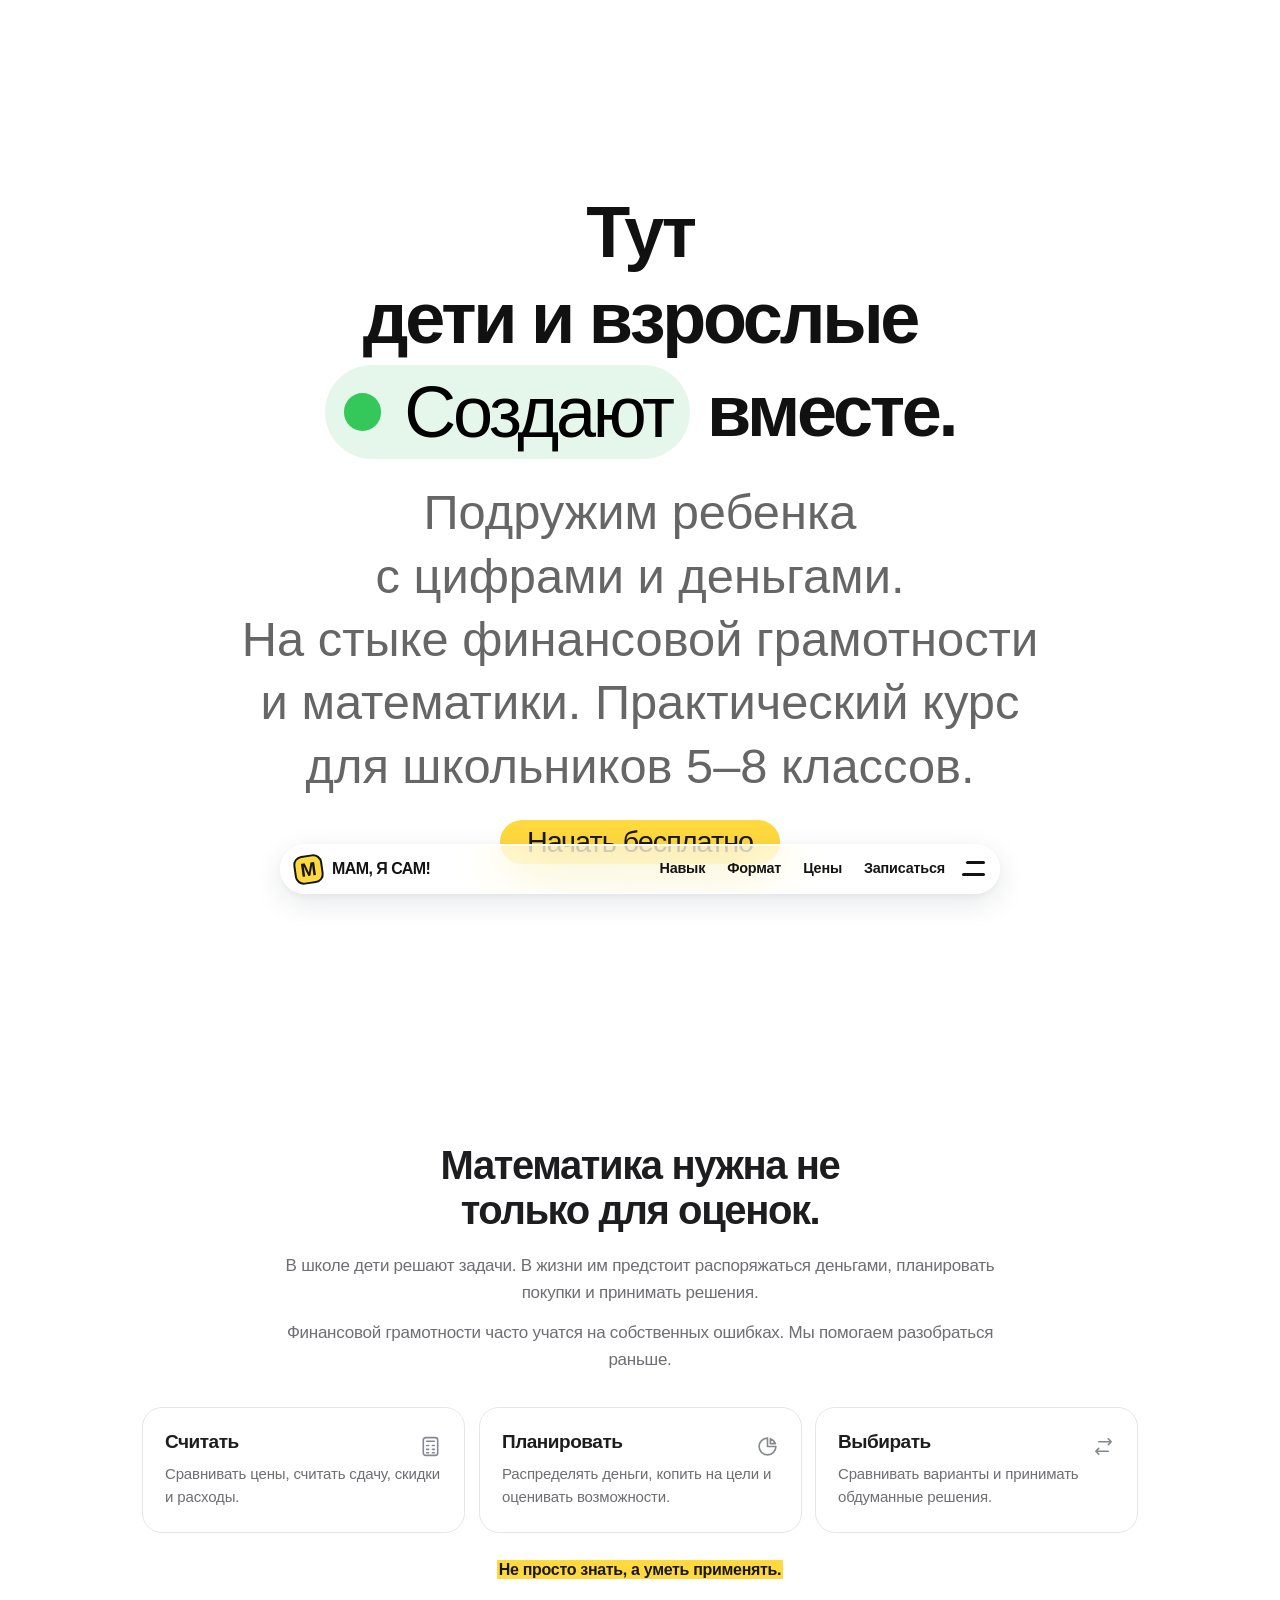
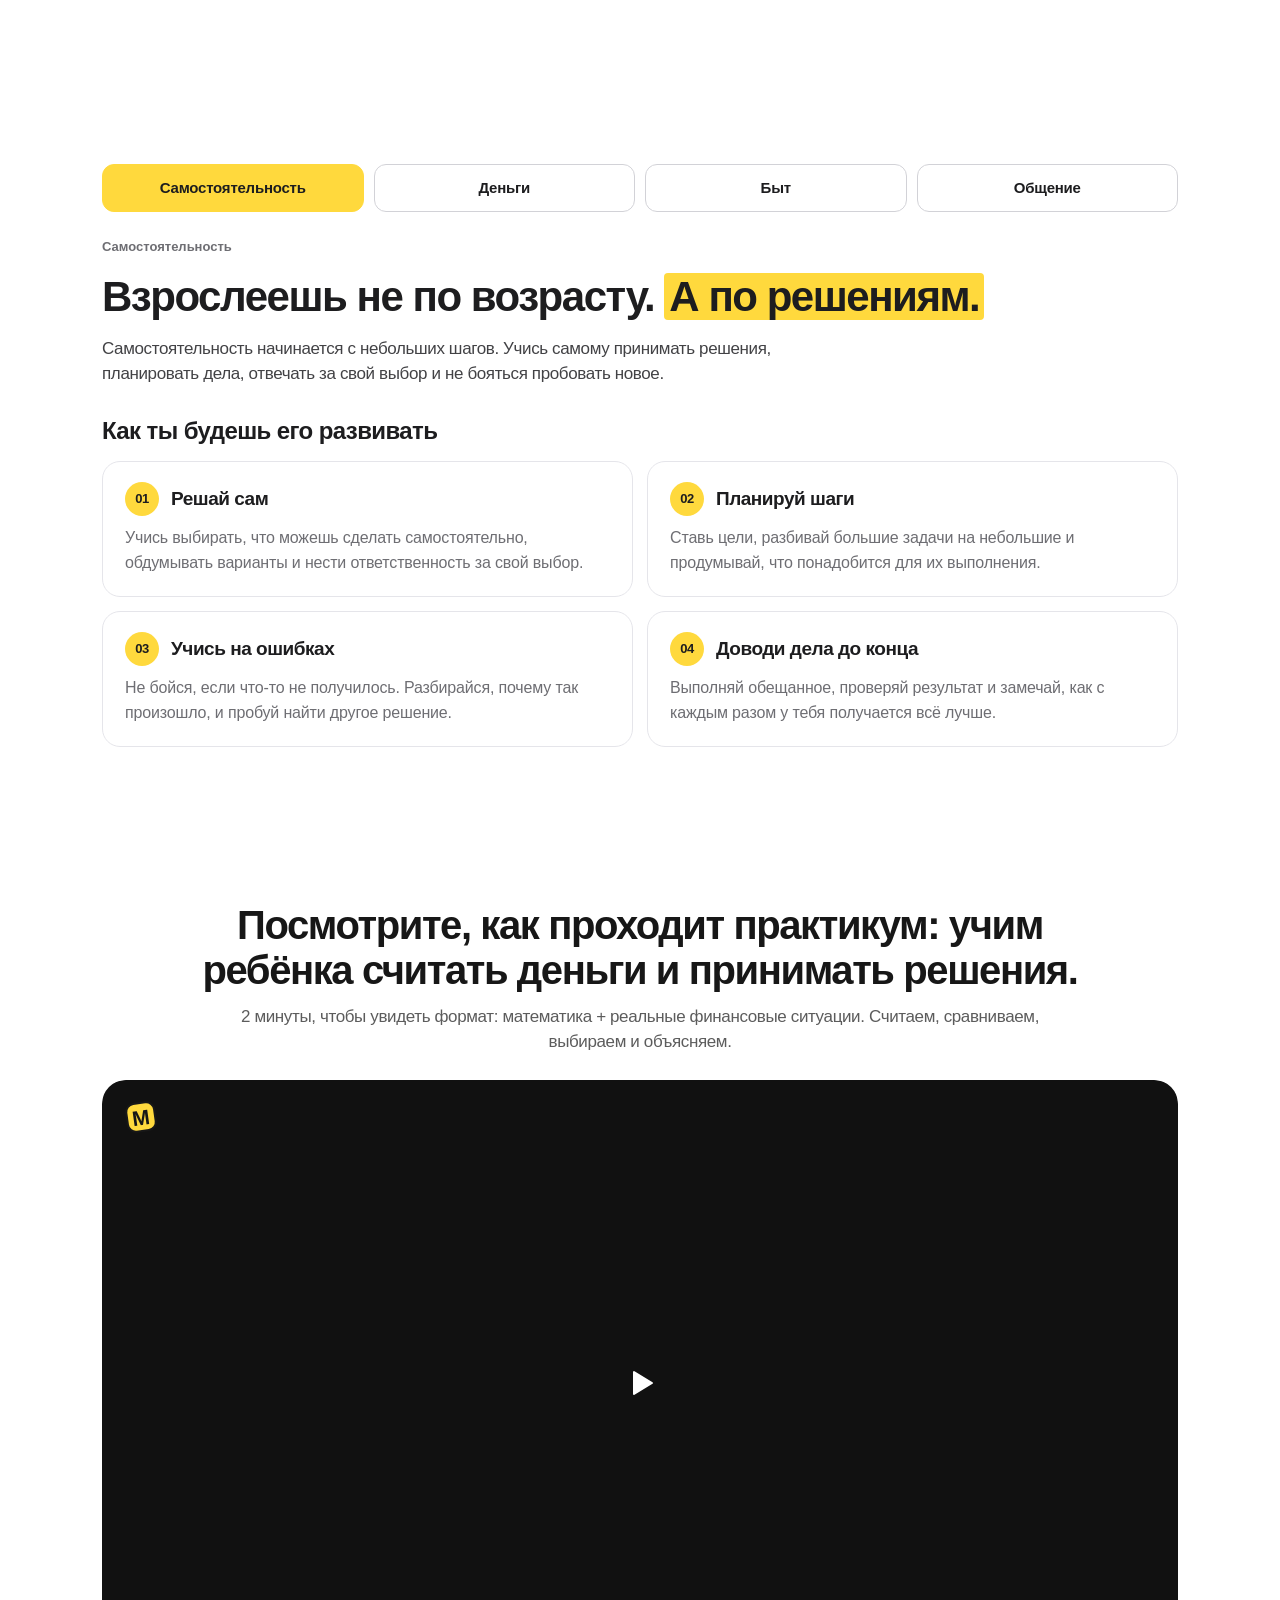
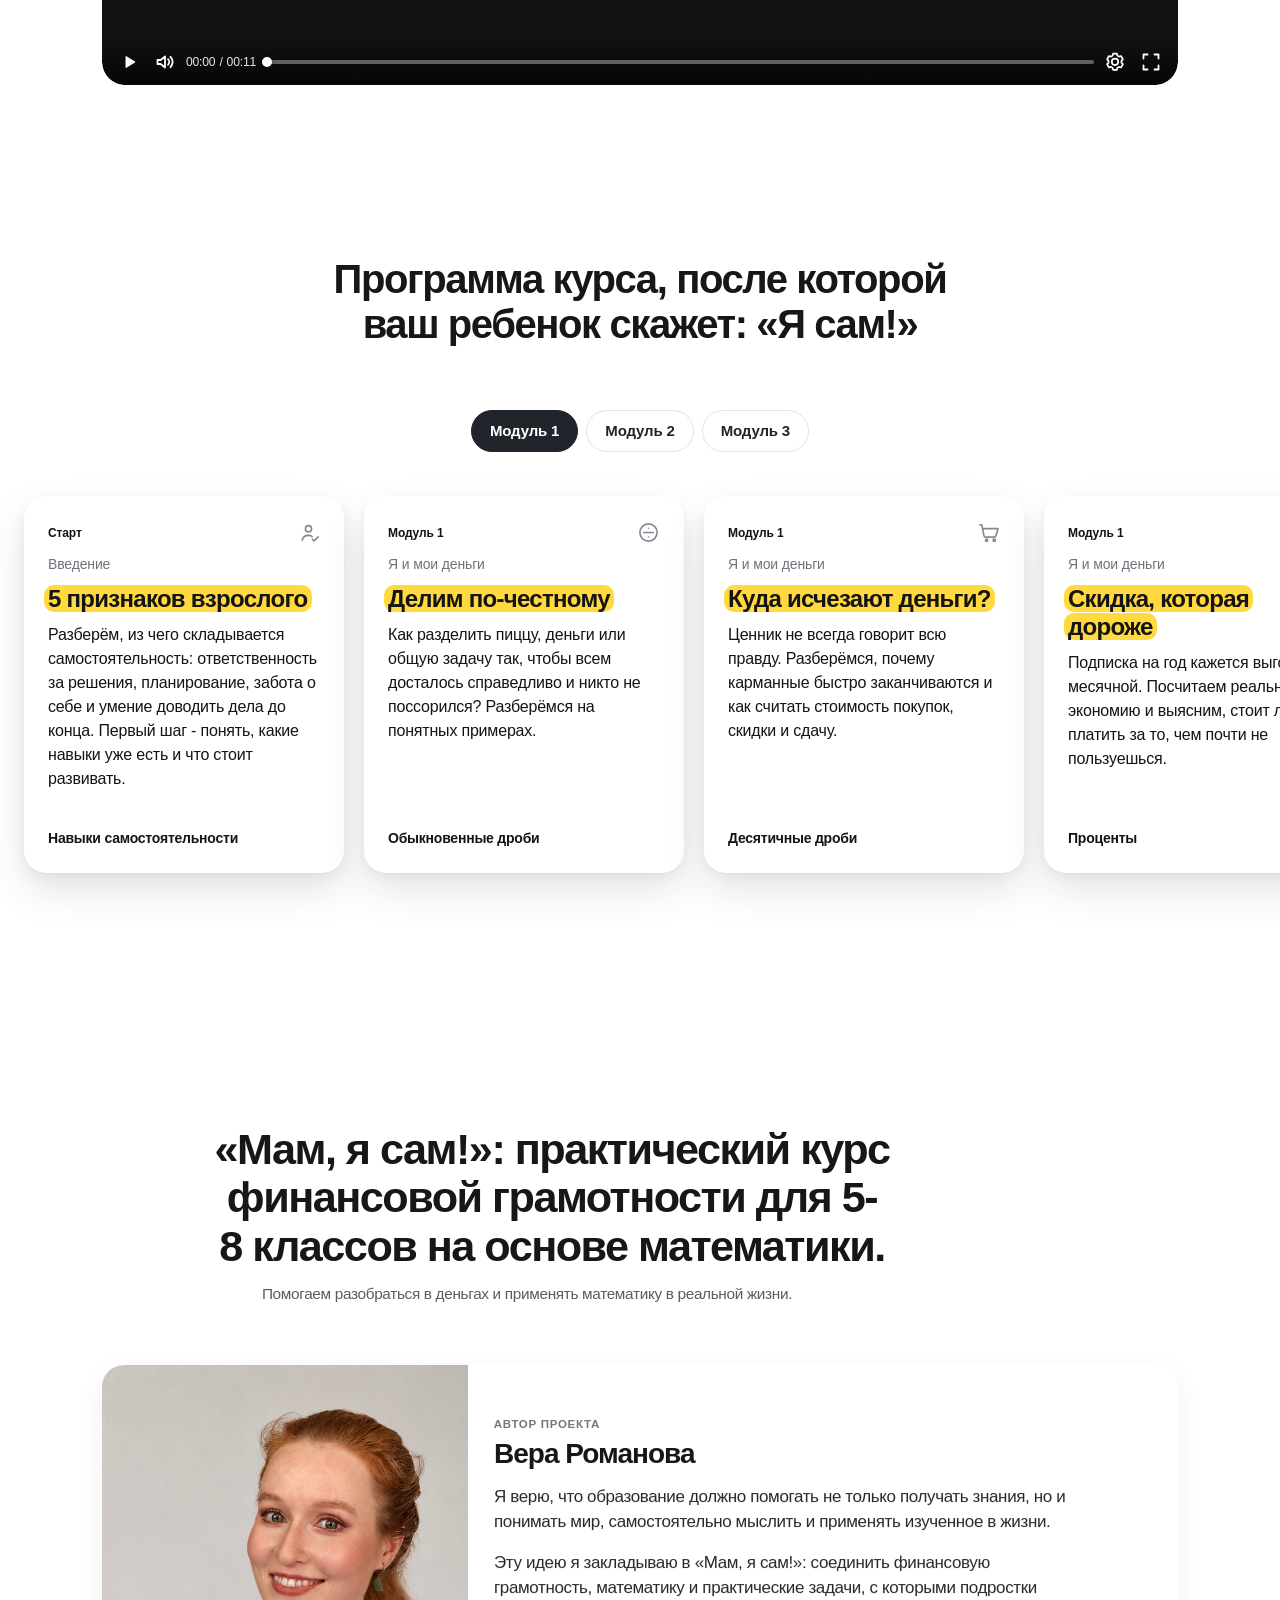
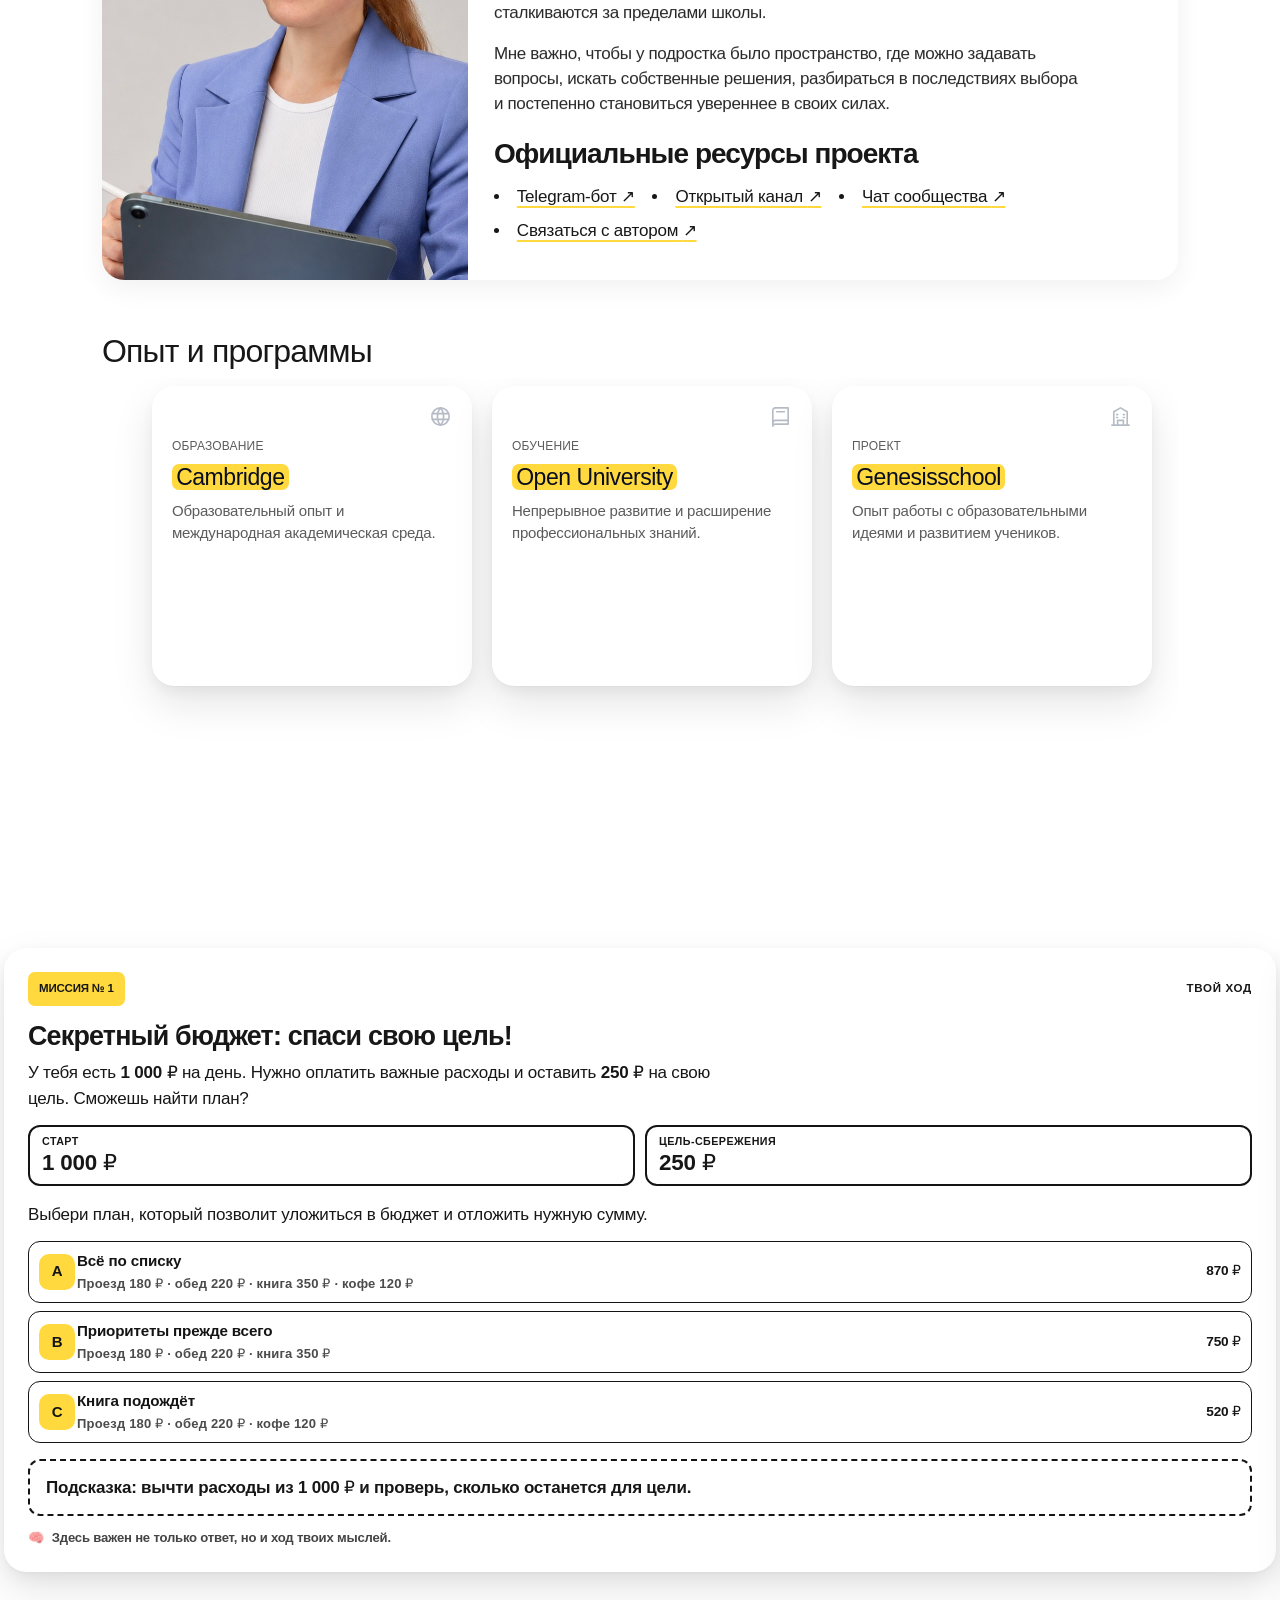
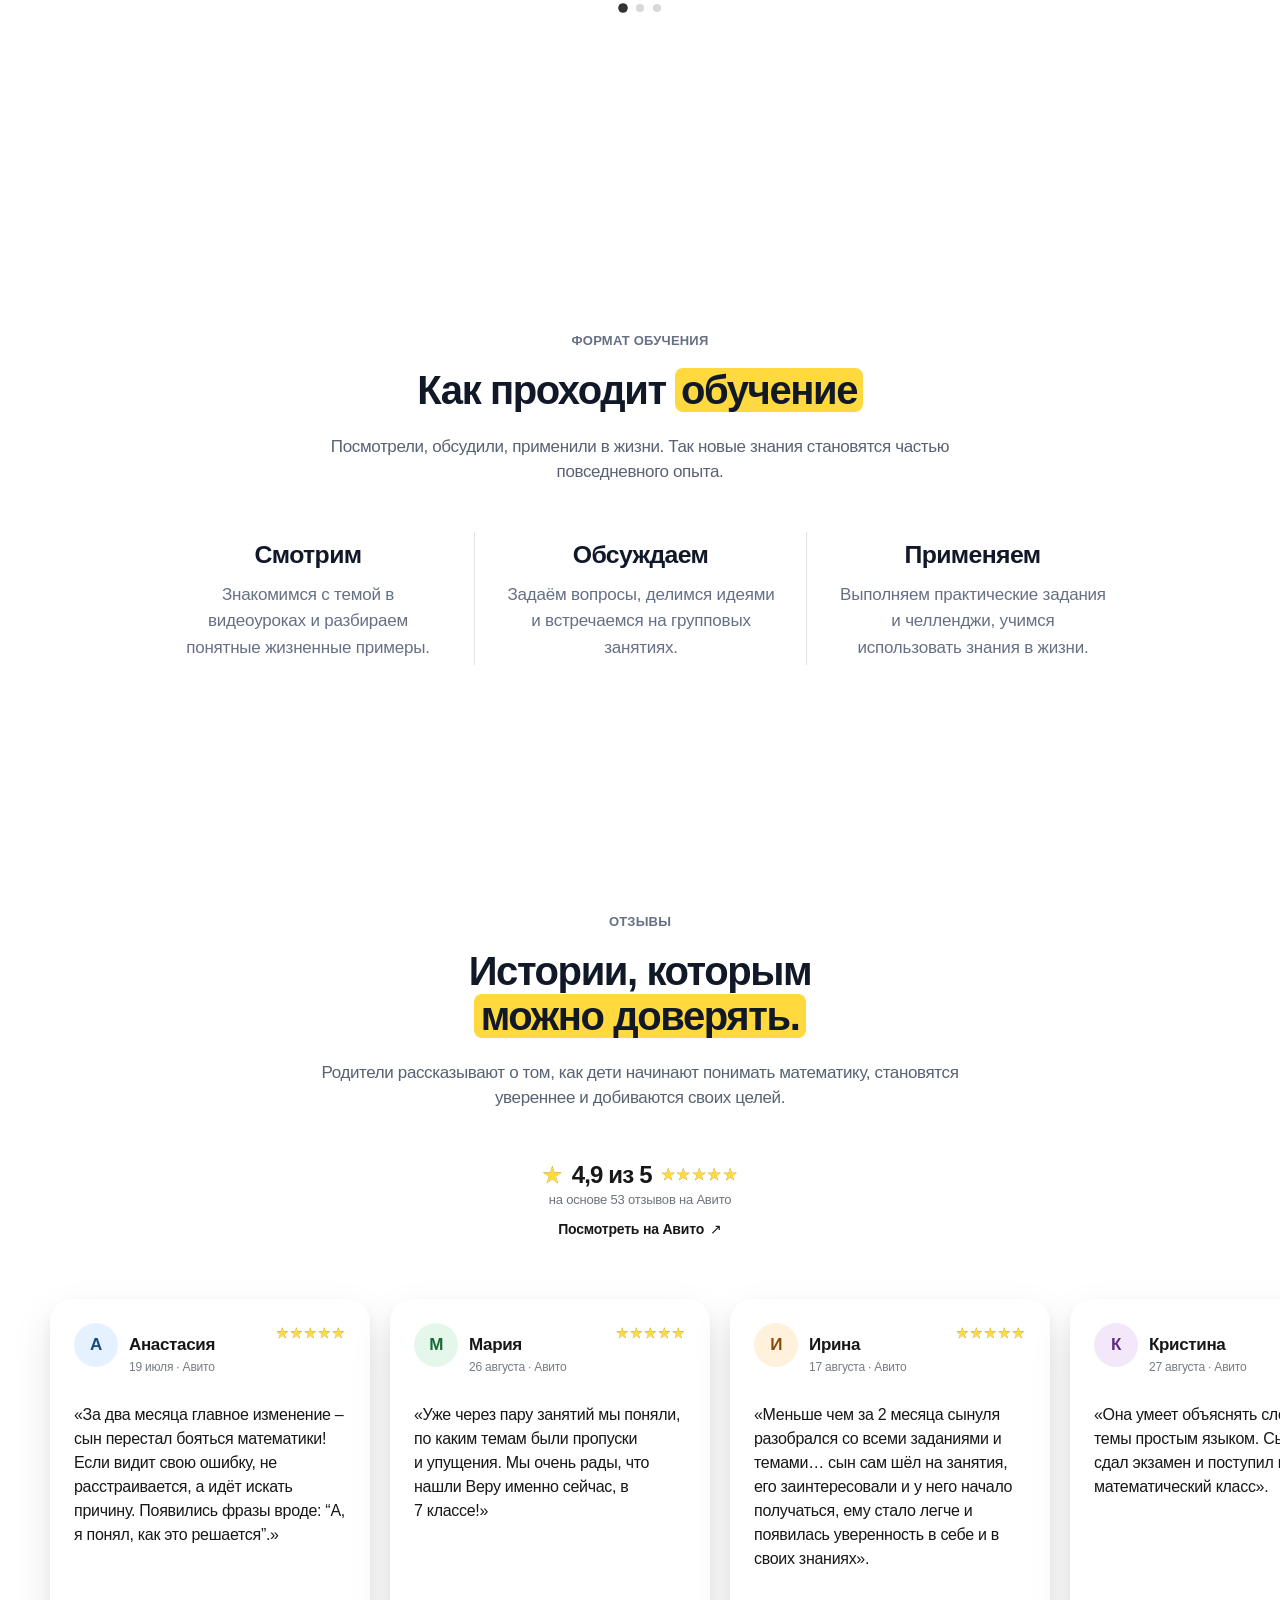
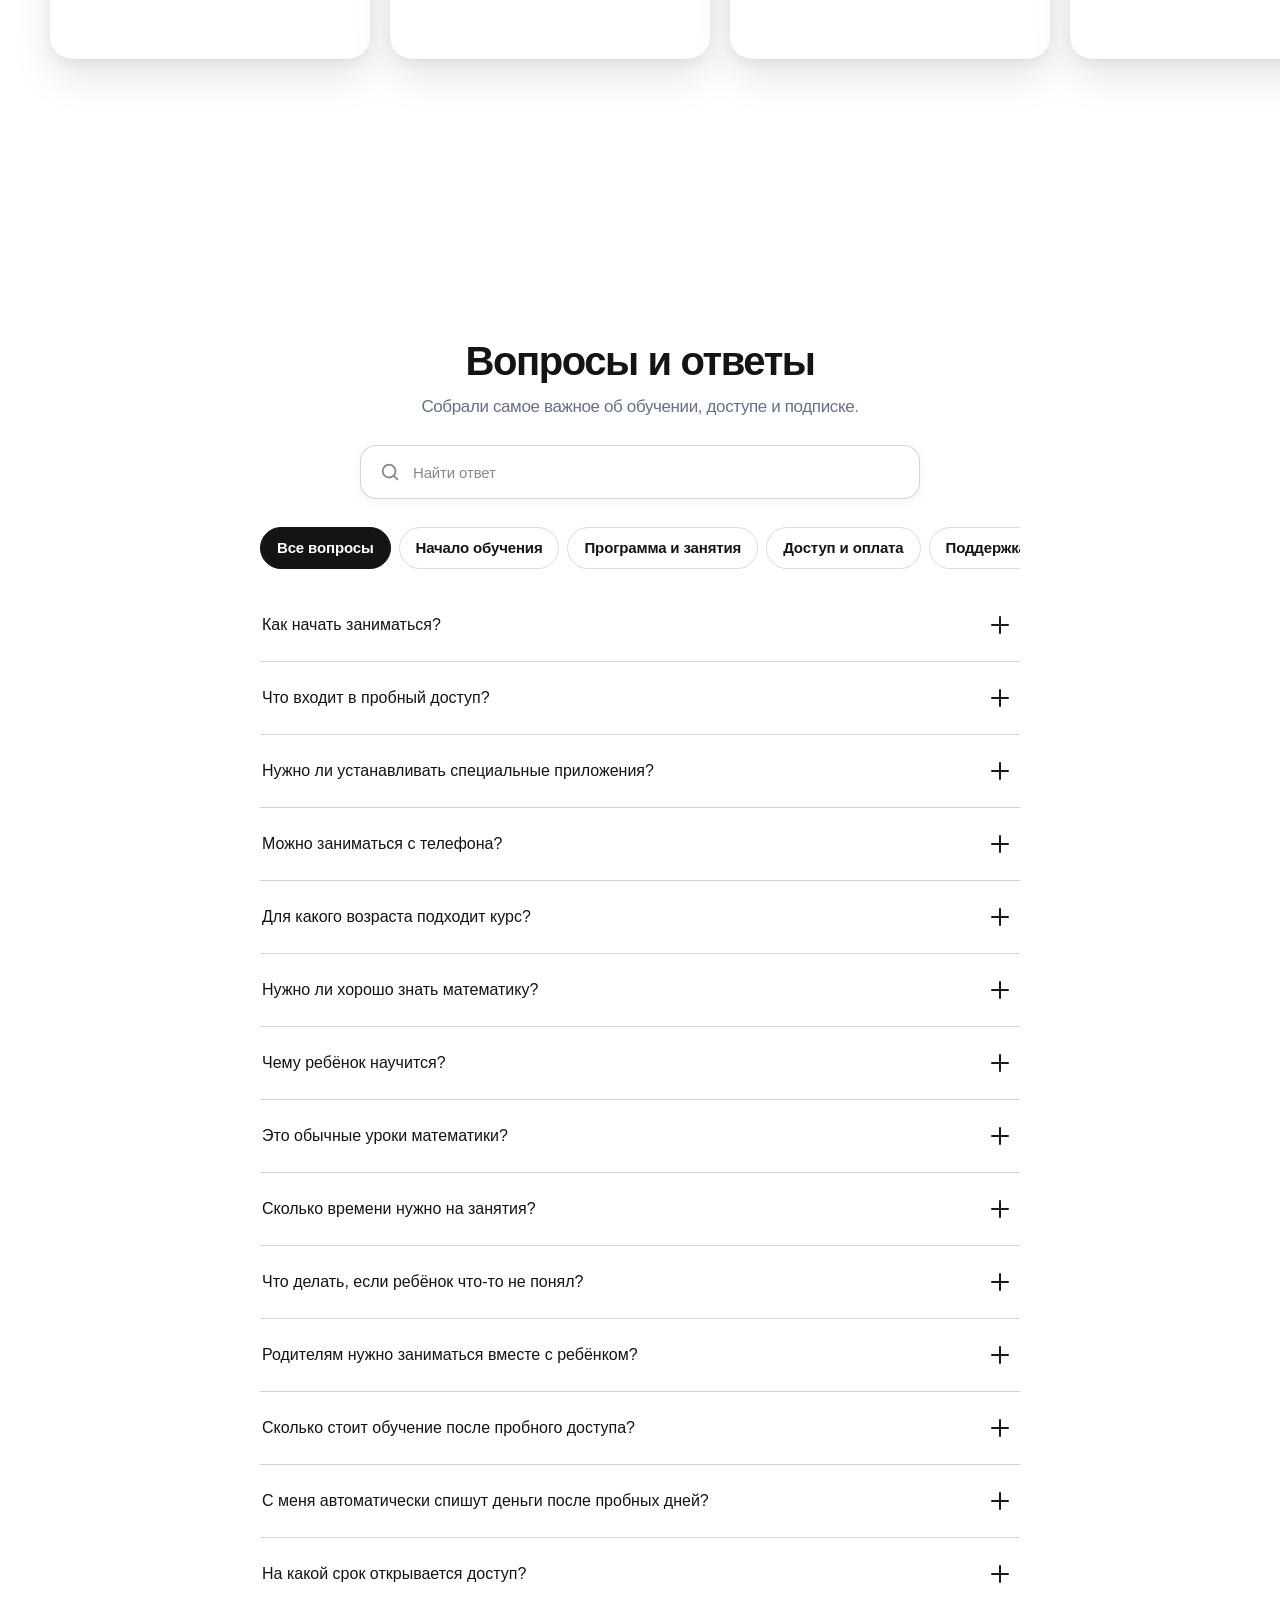
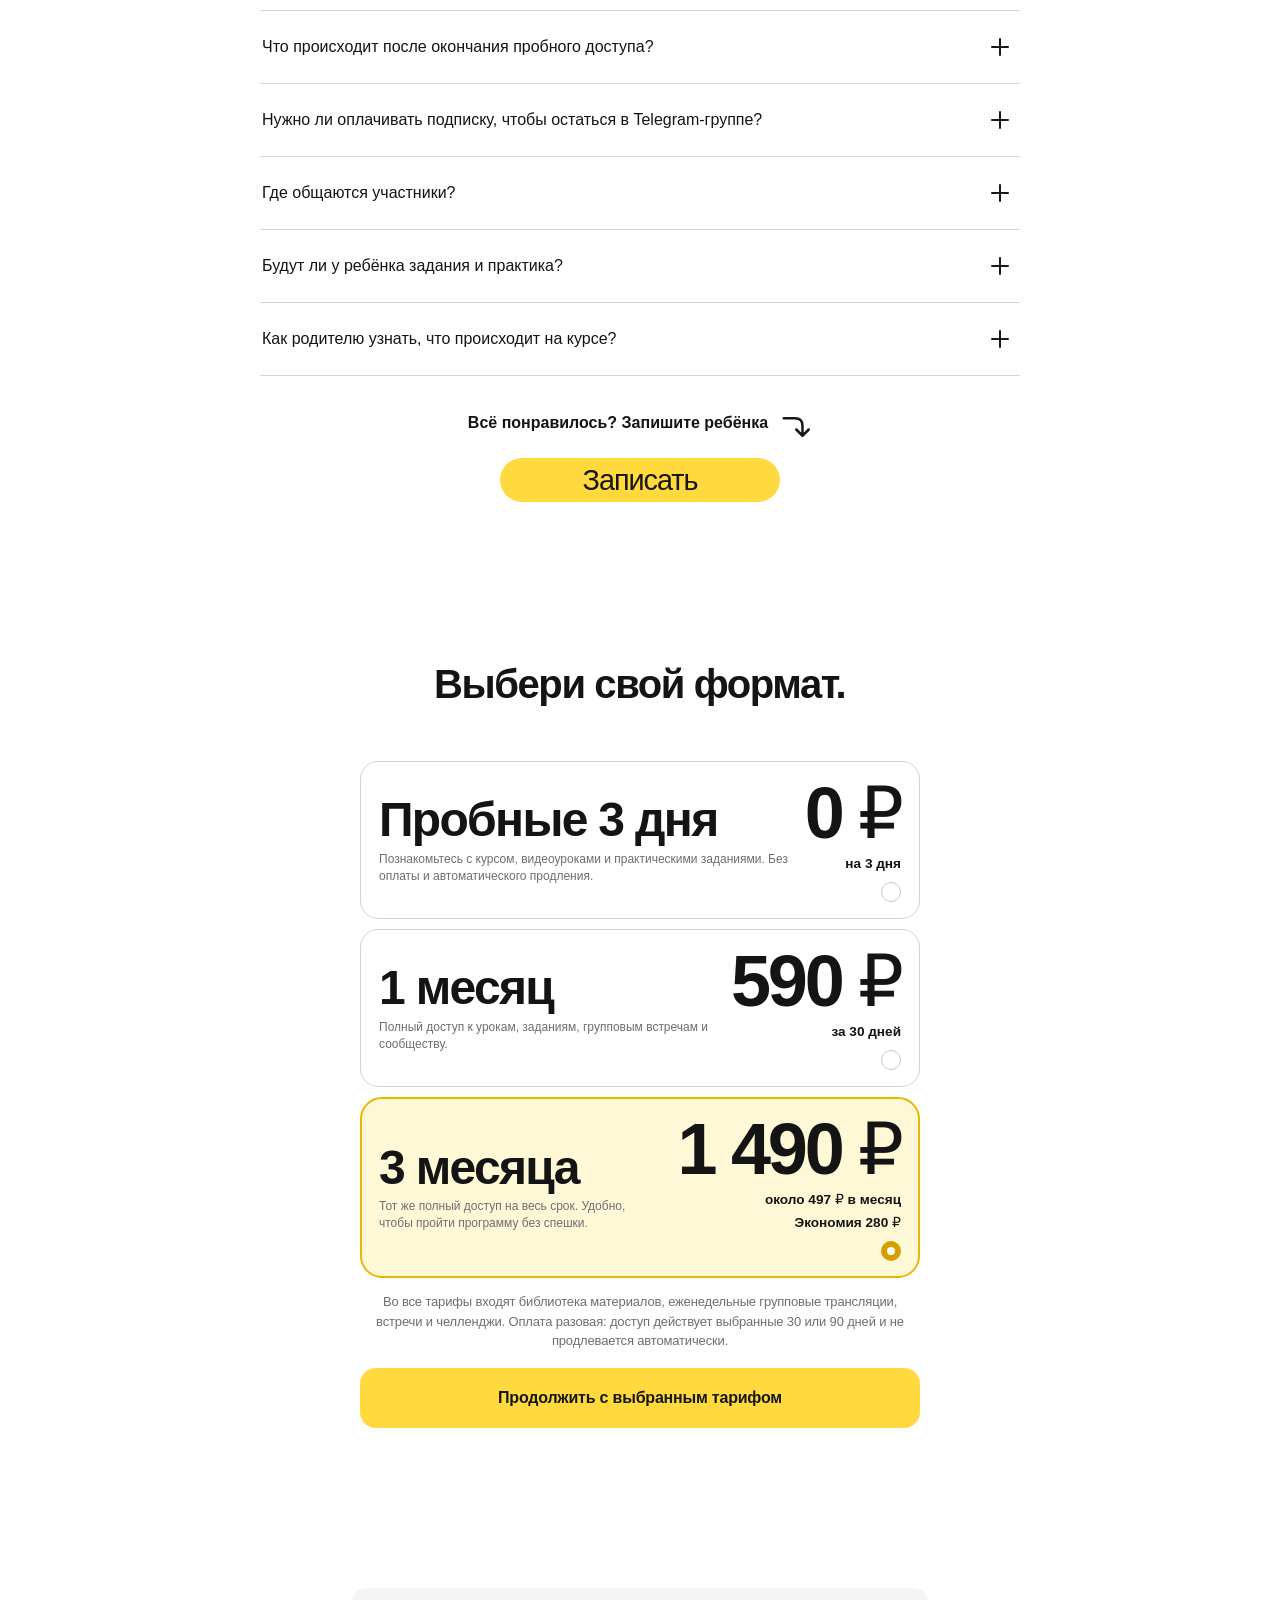
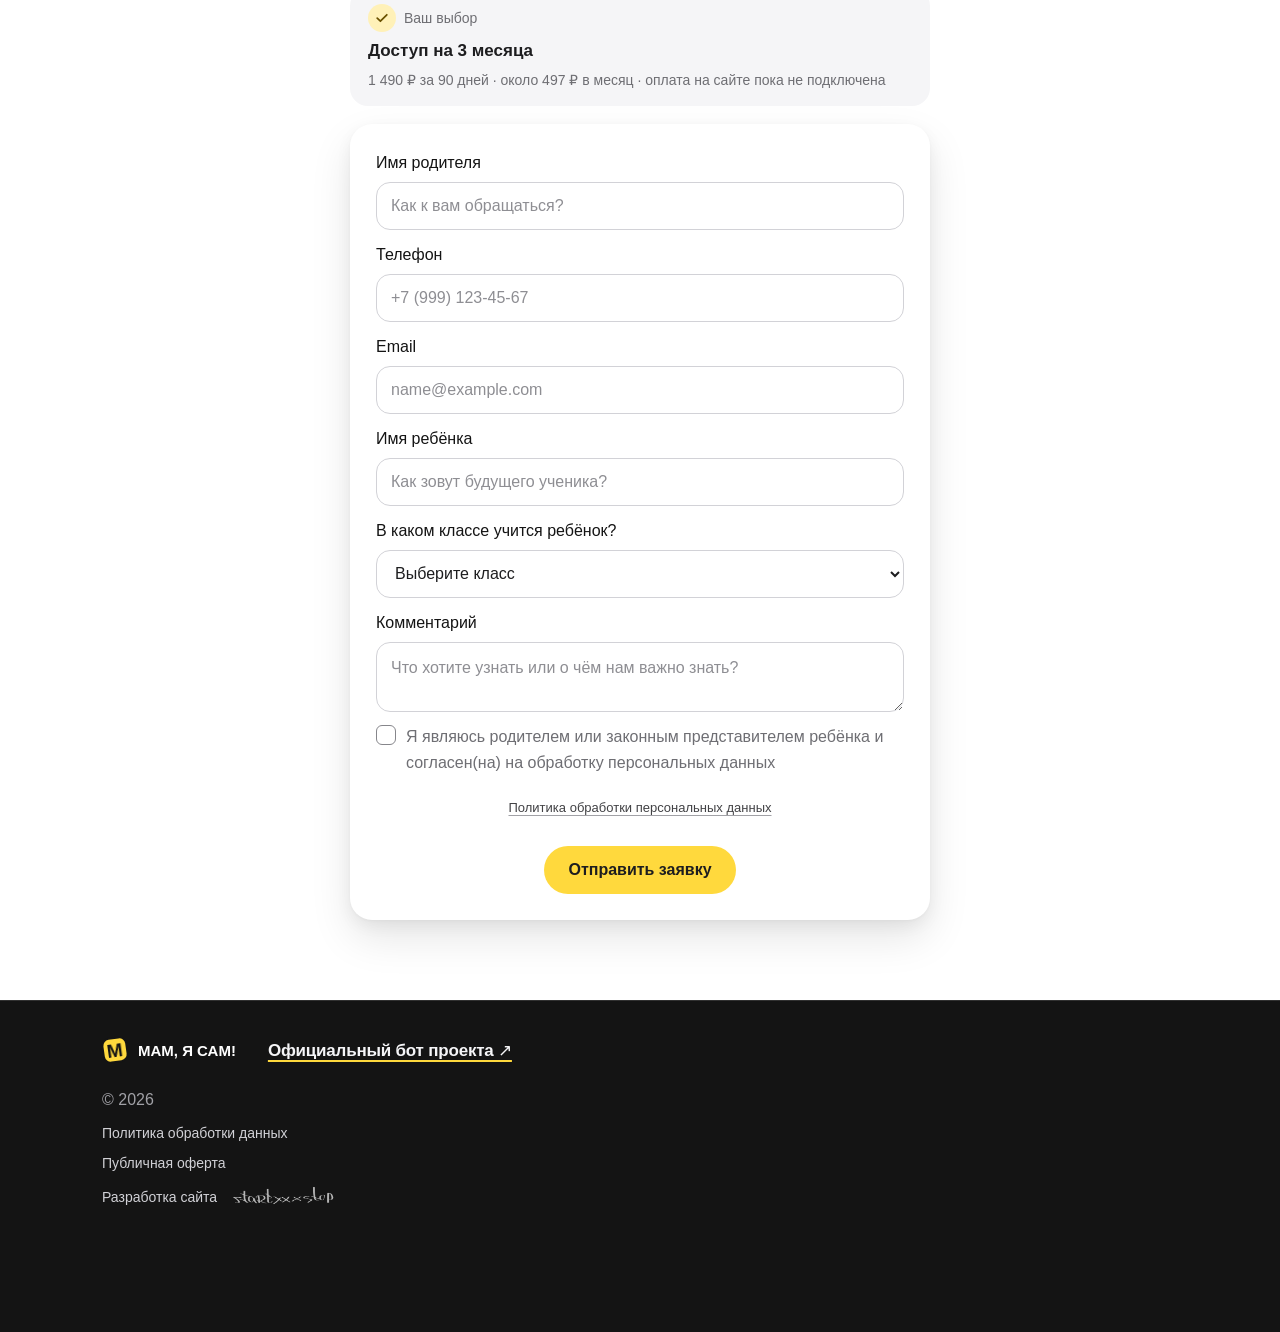
<file: index.html>
<!DOCTYPE html>
<html lang="ru">
<head>
<meta charset="UTF-8" />
<meta name="viewport" content="width=device-width, initial-scale=1.0, viewport-fit=cover" />
<script id="page-loading-script" src="js/page-loading.js"></script>
<link rel="stylesheet" href="styles-critical.css" />
<script id="scroll-position-script" src="js/scroll-position.js"></script>

<title>«Мам, я сам!» — финансовая грамотность и самостоятельность для школьников 5–8 классов</title>
<meta name="description" content="Практический курс Веры Романовой для школьников 5–8 классов: финансовая грамотность, математика и самостоятельность в реальных жизненных ситуациях." />
<meta name="theme-color" content="#080d20" />
<link rel="canonical" href="https://republic-585.github.io/mam-ya-sam/" />
<meta property="og:type" content="website" />
<meta property="og:site_name" content="Мам, я сам!" />
<meta property="og:title" content="«Мам, я сам!» — курс финансовой грамотности для школьников 5–8 классов" />
<meta property="og:description" content="Практический курс Веры Романовой: финансовая грамотность, математика и самостоятельность в реальных жизненных ситуациях." />
<meta property="og:url" content="https://republic-585.github.io/mam-ya-sam/" />
<meta property="og:locale" content="ru_RU" />
<meta name="twitter:card" content="summary" />
<meta name="twitter:title" content="«Мам, я сам!» — курс финансовой грамотности для школьников 5–8 классов" />
<meta name="twitter:description" content="Финансовая грамотность, математика и самостоятельность для школьников 5–8 классов." />
<script type="application/ld+json">
{
  "@context": "https://schema.org",
  "@graph": [
    {
      "@type": "WebSite",
      "@id": "https://republic-585.github.io/mam-ya-sam/#website",
      "url": "https://republic-585.github.io/mam-ya-sam/",
      "name": "Мам, я сам!",
      "inLanguage": "ru-RU",
      "publisher": { "@id": "https://republic-585.github.io/mam-ya-sam/#author" }
    },
    {
      "@type": "Person",
      "@id": "https://republic-585.github.io/mam-ya-sam/#author",
      "name": "Вера Романова",
      "url": "https://republic-585.github.io/mam-ya-sam/#about",
      "sameAs": ["https://t.me/VeraRomanowa"]
    },
    {
      "@type": "Course",
      "@id": "https://republic-585.github.io/mam-ya-sam/#course",
      "name": "«Мам, я сам!» — практический курс финансовой грамотности и самостоятельности",
      "description": "Практический курс для школьников 5–8 классов, объединяющий финансовую грамотность, математику и реальные жизненные ситуации.",
      "inLanguage": "ru-RU",
      "educationalLevel": "5–8 классы",
      "provider": { "@id": "https://republic-585.github.io/mam-ya-sam/#author" },
      "url": "https://republic-585.github.io/mam-ya-sam/"
    }
  ]
}
</script>
<link rel="icon" type="image/svg+xml" href="favicon.svg?v=2" />
<link rel="apple-touch-icon" href="favicon.svg?v=2" />


<link rel="stylesheet" href="styles.css" />






<!-- Late CSS overrides moved into head to prevent old-style flash during reload. -->








































<script id="hero-notion-word-rotation" src="js/hero-word-rotation.js"></script>

<link rel="stylesheet" href="styles-03.css" />





















































































</head>
<body>
<script src="js/about-hash-reset.js"></script>

<!-- TOP BAR -->
<header class="topbar">
  <div class="topbar__in">
    <a href="#" class="logo" aria-label="Мам, я сам! – на главную"><span class="logo__dot" id="easterEggLogo"></span><span class="logo__text"><span class="logo__name">МАМ, Я САМ!</span></span></a>
    <div class="header-duck" id="headerDuck" aria-hidden="true"><svg xmlns="http://www.w3.org/2000/svg" width="24" height="24" viewBox="0 0 24 24" role="presentation">
<path fill="#FFD21C" d="M8.5 5A1.5 1.5 0 0 0 7 6.5A1.5 1.5 0 0 0 8.5 8A1.5 1.5 0 0 0 10 6.5A1.5 1.5 0 0 0 8.5 5M10 2a5 5 0 0 1 5 5c0 1.7-.85 3.2-2.14 4.1c1.58.15 3.36.51 5.14 1.4c3 1.5 4-.5 4-.5s-1 9-7 9H9s-5 0-5-5c0-3 3-4 2-6c-4 0-4-3.5-4-3.5c1 .5 2.24.5 3 .15A5.02 5.02 0 0 1 10 2"/>
<path fill="#FF8617" d="M2 6.5c1 .5 2.24.5 3 .15c.36.45.8.83 1.3 1.13c.15.83.02 1.63-.3 2.22C3.2 10 2 8.3 2 6.5Z"/>
<path fill="#F4B900" d="M10.7 12.5c2.1-.9 4.8-.4 6.5 1.1c-2 .1-3.8 1-5.1 2.5c.2-1.5-.2-2.7-1.4-3.6Z"/>
<circle cx="8.5" cy="6.5" r="1.05" fill="#171717"/>
<circle cx="8.2" cy="6.18" r=".25" fill="#FFFFFF"/>
</svg></div>
    
    <div class="topbar__right">
      <nav class="topbar__nav" aria-label="Основная навигация">
        <a href="#skill">Навык</a>
        <a href="#learning-format">Формат</a>
        <a href="#pricing">Цены</a>
        <a href="#signup">Записаться</a>
      </nav>
    </div>
    <button class="hero__menu-trigger" id="heroMenuTrigger" type="button" aria-label="Открыть разделы сайта" aria-expanded="false" aria-controls="heroMenu"><span></span><span></span></button>
  </div>
    <nav class="hero-menu" id="heroMenu" aria-label="Главные разделы сайта" aria-hidden="true" inert>
      <button class="hero-menu__theme-toggle" id="themeToggle" type="button" aria-label="Переключить светлую или тёмную тему" aria-pressed="false">
        <svg viewBox="0 0 24 24" aria-hidden="true" focusable="false">
          <circle cx="12" cy="12" r="10" fill="none" stroke="currentColor"></circle>
          <path d="M12 2a5 5 0 0 1 0 10 5 5 0 0 0 0 10A10 10 0 0 0 12 2Z" fill="#171717" stroke="none"></path>
          <circle cx="12" cy="7" r="1.35" fill="#171717" stroke="none"></circle>
          <circle cx="12" cy="17" r="1.35" fill="#fff" stroke="none"></circle>
        </svg>
      </button>
      <div class="hero-menu__links">
        <a href="#program-all">Программа курса</a>
        <a href="#about">Автор и проект</a>
        <a href="#learning-format">Формат обучения</a>
        <a href="#reviews">Отзывы</a>
        <a href="#pricing">Тарифы</a>
        <a href="#faq">Вопросы и ответы</a>
        
      </div>
      <a class="hero-menu__contact" href="https://t.me/VeraRomanowa" target="_blank" rel="noopener noreferrer" aria-label="Связаться с автором в Telegram">
        <span>Связаться</span>
      </a>
      <div class="hero-menu__social" aria-label="Социальные сети">
        <a class="hero-menu__social-icon" href="https://t.me/maam_ya_sam" target="_blank" rel="noopener noreferrer" aria-label="Telegram, канал Мам, я сам">
          <svg viewBox="0 0 24 24" aria-hidden="true" focusable="false">
            <path d="M22 2 15 22 11 13 2 9 22 2Z"></path>
            <path d="M22 2 11 13"></path>
          </svg>
        </a>
        <span class="hero-menu__social-icon" role="img" aria-label="Instagram">
          <svg viewBox="0 0 24 24" aria-hidden="true" focusable="false">
            <rect x="3" y="3" width="18" height="18" rx="5"></rect>
            <circle cx="12" cy="12" r="4"></circle>
            <circle cx="17.5" cy="6.7" r="1" fill="currentColor" stroke="none"></circle>
          </svg>
        </span>
        <span class="hero-menu__social-icon" role="img" aria-label="YouTube">
          <svg viewBox="0 0 24 24" aria-hidden="true" focusable="false">
            <rect x="2.5" y="5.5" width="19" height="13" rx="4"></rect>
            <path d="m10 9 5 3-5 3z"></path>
          </svg>
        </span>
      </div>
    </nav>
</header>


<main>
  <!-- HERO -->
  <section class="hero" id="top">
    <div class="hero__bg" aria-hidden="true"></div>
    <div class="hero__aura hero-kinetic" aria-hidden="true"><div class="hero-kinetic__thread"></div><span class="hero-kinetic__ball hero-kinetic__ball--1"></span><span class="hero-kinetic__ball hero-kinetic__ball--2"></span><span class="hero-kinetic__ball hero-kinetic__ball--3"></span><span class="hero-kinetic__ball hero-kinetic__ball--4"></span><span class="hero-kinetic__ball hero-kinetic__ball--5"></span><span class="hero-kinetic__ball hero-kinetic__ball--6"></span><span class="hero-kinetic__ball hero-kinetic__ball--7"></span></div>
    <div class="hero-menu-backdrop" id="heroMenuBackdrop" hidden></div>

    <div class="wrap hero__in">
      
      <div class="hero__content">
        <h1 class="hero__lead hero__lead-three-lines"><span class="hero__lead-line">Тут</span><span class="hero__lead-line">дети и взрослые</span><span class="hero__lead-line hero__lead-final-line"><span class="hero__word-pill" id="hero-rotating-verb-pill" aria-label="думают">думают</span> <span class="hero__together-word">вместе.</span></span></h1>
        <p class="hero__subtitle"><span class="hero__subtitle-first"><span class="hero__subtitle-line-one">Подружим ребенка</span><span class="hero__subtitle-line-two">с цифрами и деньгами.</span></span><span class="hero__subtitle-second">На стыке финансовой грамотности<br>и математики. Практический курс<br>для школьников 5–8 классов.</span></p>
        <a class="hero__cta hero-start-button" href="#pricing" aria-label="Начать сейчас" ><span>Начать бесплатно</span></a>
      </div>

    </div>
  </section>

  <!-- PROBLEM / SOLUTION -->
  <section class="problem-solution" aria-labelledby="problem-solution-heading">
    <div class="wrap problem-solution__wrap">
      <div class="problem-solution__intro">
        <h2 id="problem-solution-heading">Математика нужна не только для оценок.</h2>
        <p>В школе дети решают задачи. В жизни им предстоит распоряжаться деньгами, планировать покупки и принимать решения.</p>
        <p>Финансовой грамотности часто учатся на собственных ошибках. Мы помогаем разобраться раньше.</p>
      </div>

      <div class="problem-solution__skills" aria-label="Практические навыки курса">
        <article class="problem-solution__card">
          <div class="problem-solution__card-topline">
            <h3>Считать</h3>
            <span class="problem-solution__icon" aria-hidden="true">
            <svg viewBox="0 0 24 24" fill="none" xmlns="http://www.w3.org/2000/svg">
              <rect x="4.5" y="2.75" width="15" height="18.5" rx="2.5" stroke="currentColor" stroke-width="1.7"/>
              <path d="M8 6.5h8M8 11h2m4 0h2M8 15h2m4 0h2M8 18.5h2m4 0h2" stroke="currentColor" stroke-width="1.7" stroke-linecap="round"/>
            </svg>
          </span>
          </div>
          <p>Сравнивать цены, считать сдачу, скидки и расходы.</p>
        </article>
        <article class="problem-solution__card">
          <div class="problem-solution__card-topline">
            <h3>Планировать</h3>
            <span class="problem-solution__icon" aria-hidden="true">
            <svg viewBox="0 0 24 24" fill="none" xmlns="http://www.w3.org/2000/svg">
              <path d="M12 3.25a8.75 8.75 0 1 0 8.75 8.75H12V3.25Z" stroke="currentColor" stroke-width="1.7" stroke-linejoin="round"/>
              <path d="M15 3.8a8.8 8.8 0 0 1 5.2 5.2H15V3.8Z" stroke="currentColor" stroke-width="1.7" stroke-linejoin="round"/>
            </svg>
          </span>
          </div>
          <p>Распределять деньги, копить на цели и оценивать возможности.</p>
        </article>
        <article class="problem-solution__card">
          <div class="problem-solution__card-topline">
            <h3>Выбирать</h3>
            <span class="problem-solution__icon" aria-hidden="true">
            <svg viewBox="0 0 24 24" fill="none" xmlns="http://www.w3.org/2000/svg">
              <path d="M7 7h13m0 0-3-3m3 3-3 3M17 17H4m0 0 3-3m-3 3 3 3" stroke="currentColor" stroke-width="1.7" stroke-linecap="round" stroke-linejoin="round"/>
            </svg>
          </span>
          </div>
          <p>Сравнивать варианты и принимать обдуманные решения.</p>
        </article>
      </div>

      <p class="problem-solution__closing"><mark>Не просто знать, а уметь применять.</mark></p>
    </div>
  </section>

  <!-- SKILL -->
  <section class="skill" id="skill">
    <div class="wrap skill__wrap">
      <div class="skill__tabs" role="tablist" aria-label="Навыки самостоятельности">
        <button class="skill__tab is-active" id="skill-tab-1" type="button" role="tab" aria-selected="true" aria-controls="skill-panel" data-skill="0">Самостоятельность</button>
        <button class="skill__tab" id="skill-tab-2" type="button" role="tab" aria-selected="false" aria-controls="skill-panel" data-skill="1" tabindex="-1">Деньги</button>
        <button class="skill__tab" id="skill-tab-3" type="button" role="tab" aria-selected="false" aria-controls="skill-panel" data-skill="2" tabindex="-1">Быт</button>
        <button class="skill__tab" id="skill-tab-4" type="button" role="tab" aria-selected="false" aria-controls="skill-panel" data-skill="3" tabindex="-1">Общение</button>
      </div>
      <div id="skill-panel" role="tabpanel" aria-labelledby="skill-tab-1" tabindex="0">
        <div class="skill__eyebrow"><span id="skillName">Самостоятельность</span></div>
        <h2 id="skillHeading">Взрослеешь не по возрасту. <mark>А по решениям.</mark></h2>
        <p class="skill__lead" id="skillLead">Самостоятельность начинается с небольших шагов. Учись самому принимать решения, планировать дела, отвечать за свой выбор и не бояться пробовать новое.</p>
        <h3 class="skill__subheading">Как ты будешь его развивать</h3>
        <div class="skill__grid" id="skillCards">
          <article class="skill__item"><h3><span class="skill__number">01</span> Решай сам</h3><p>Учись выбирать, что можешь сделать самостоятельно, обдумывать варианты и нести ответственность за свой выбор.</p></article>
          <article class="skill__item"><h3><span class="skill__number">02</span> Планируй шаги</h3><p>Ставь цели, разбивай большие задачи на небольшие и продумывай, что понадобится для их выполнения.</p></article>
          <article class="skill__item"><h3><span class="skill__number">03</span> Учись на ошибках</h3><p>Не бойся, если что-то не получилось. Разбирайся, почему так произошло, и пробуй найти другое решение.</p></article>
          <article class="skill__item"><h3><span class="skill__number">04</span> Доводи дела до конца</h3><p>Выполняй обещанное, проверяй результат и замечай, как с каждым разом у тебя получается всё лучше.</p></article>
        </div>
      </div>
    </div>
  </section>



  <!-- VIDEO -->
  <section class="video">
    <div class="wrap">
      <div class="video__heading-row">
        <h2>Посмотрите, как проходит практикум: учим ребёнка считать деньги и принимать решения.</h2>
      </div>
      <p class="video__subtitle">2 минуты, чтобы увидеть формат: математика + реальные финансовые ситуации. Считаем, сравниваем, выбираем и объясняем.</p>

      <div class="video__player" id="videoPlayer" role="region" aria-label="Видеоплеер практикума">
        <video class="video__media" id="practiceVideo" preload="none" playsinline poster="https://images.pexels.com/videos/7749296/pexels-photo-7749296.jpeg?auto=compress&dpr=1&h=750&w=1260">
          <source src="https://videos.pexels.com/video-files/7749296/7749296-hd_1920_1080_30fps.mp4" type="video/mp4">
        </video>
        <div class="video__brand" aria-label="Логотип проекта">
          <span class="video__logo-mark" aria-hidden="true"></span>
        </div>
        <button class="video__play" type="button" aria-label="Воспроизвести видео">
          <svg class="video__icon-play" viewBox="0 0 24 24" aria-hidden="true"><path d="M9 6.5v11l9-5.5z" fill="currentColor" stroke="currentColor" stroke-linejoin="round"/></svg>
          <svg class="video__icon-pause" viewBox="0 0 24 24" aria-hidden="true"><path d="M8 6.5v11M16 6.5v11" fill="none" stroke="currentColor" stroke-width="2.4" stroke-linecap="round"/></svg>
        </button>
        <span class="video__preview-duration" aria-hidden="true">00:11</span>
        <div class="video__controls">
          <button class="video__icon-button video__toggle" type="button" aria-label="Воспроизвести">
            <svg class="video__icon-play" viewBox="0 0 24 24" aria-hidden="true"><path d="M9 6.5v11l9-5.5z" fill="currentColor" stroke="currentColor" stroke-linejoin="round"/></svg>
            <svg class="video__icon-pause" viewBox="0 0 24 24" aria-hidden="true"><path d="M8 6.5v11M16 6.5v11" fill="none" stroke="currentColor" stroke-width="2.4" stroke-linecap="round"/></svg>
          </button>
          <button class="video__icon-button video__mute" type="button" aria-label="Выключить звук">
            <svg viewBox="0 0 24 24" aria-hidden="true"><path d="M4.5 10v4h3.2l4.3 3.5v-11l-4.3 3.5z" fill="none" stroke="currentColor" stroke-width="1.8" stroke-linecap="round" stroke-linejoin="round"/><g class="video__sound-waves" fill="none" stroke="currentColor" stroke-width="1.8" stroke-linecap="round"><path d="M15 9.2a4 4 0 0 1 0 5.6"/><path d="M17.5 6.8a7.5 7.5 0 0 1 0 10.4"/></g><path class="video__sound-cross" d="m15 9 5 6m0-6-5 6" fill="none" stroke="currentColor" stroke-width="1.8" stroke-linecap="round"/></svg>
          </button>
          <span class="video__time video__current-time">00:00</span>
          <span class="video__time video__duration">00:11</span>
          <input class="video__seek" type="range" min="0" max="1000" value="0" step="1" aria-label="Перемотка видео">
          <button class="video__icon-button video__fullscreen" type="button" aria-label="На весь экран">
            <svg viewBox="0 0 24 24" aria-hidden="true"><path d="M8.5 4.5h-4v4M15.5 4.5h4v4M19.5 15.5v4h-4M4.5 15.5v4h4" fill="none" stroke="currentColor" stroke-width="1.8" stroke-linecap="round" stroke-linejoin="round"/></svg>
          </button>
          <select class="video__quality" aria-label="Качество видео">
            <option value="1080">1080p</option><option value="720">720p</option>
            <option value="480">480p</option>
          </select>
        </div>
      </div>
      
    </div>
  </section>


  <!-- ВСЯ ПРОГРАММА -->
  <section class="program-all" id="program-all" aria-labelledby="program-all-heading">
    <div class="wrap">
      <h2 id="program-all-heading">Программа курса, после которой ваш ребенок скажет: «Я сам!»</h2>
      <p class="program-all__subtitle">Каждый модуль - маленький шаг: посмотрели, обсудили, применили в жизни.</p>
    </div>
    <div class="program-module-switcher" id="program-module-switcher" role="group" aria-label="Выбор модуля программы">
      <button class="program-module-switcher__button is-active" type="button" data-module="1" aria-pressed="true">Модуль 1</button>
      <button class="program-module-switcher__button" type="button" data-module="2" aria-pressed="false">Модуль 2</button>
      <button class="program-module-switcher__button" type="button" data-module="3" aria-pressed="false">Модуль 3</button>
    </div>
    <div class="program-all__carousel" aria-label="Карточки программы. Прокручивайте по горизонтали">
      <div class="program-all__card" aria-label="Карточка программы 1"><div class="program-all__card-content"><div class="program-all__card-topline"><strong>Старт</strong><svg class="program-all__card-icon" data-symbol="person.crop.circle.badge.checkmark" viewBox="0 0 24 24" fill="none" stroke="currentColor" stroke-width="1.7" stroke-linecap="round" stroke-linejoin="round" aria-hidden="true"><circle cx="12" cy="8" r="3.2"/><path d="M5.5 20c.7-3.2 3.1-5 6.5-5 1.5 0 2.8.4 3.8 1.2"/><path d="m16 19 1.8 1.8L22 16.5"/></svg></div><span>Введение</span><h3><mark>5 признаков взрослого</mark></h3><p>Разберём, из чего складывается самостоятельность: ответственность за решения, планирование, забота о себе и умение доводить дела до конца. Первый шаг - понять, какие навыки уже есть и что стоит развивать.</p><span>Навыки самостоятельности</span></div></div>
      <div class="program-all__card" aria-label="Карточка программы 2"><div class="program-all__card-content"><div class="program-all__card-topline"><strong>Модуль 1</strong><svg class="program-all__card-icon" data-symbol="divide" viewBox="0 0 24 24" fill="none" stroke="currentColor" stroke-width="1.7" stroke-linecap="round" stroke-linejoin="round" aria-hidden="true"><circle cx="12" cy="12" r="9"/><path d="M7 12h10"/><circle cx="12" cy="7.5" r=".8" fill="currentColor" stroke="none"/><circle cx="12" cy="16.5" r=".8" fill="currentColor" stroke="none"/></svg></div><span>Я и мои деньги</span><h3><mark>Делим по-честному</mark></h3><p>Как разделить пиццу, деньги или общую задачу так, чтобы всем досталось справедливо и никто не поссорился? Разберёмся на понятных примерах.</p><span>Обыкновенные дроби</span></div></div>
      <div class="program-all__card" aria-label="Карточка программы 3"><div class="program-all__card-content"><div class="program-all__card-topline"><strong>Модуль 1</strong><svg class="program-all__card-icon" data-symbol="cart" viewBox="0 0 24 24" fill="none" stroke="currentColor" stroke-width="1.7" stroke-linecap="round" stroke-linejoin="round" aria-hidden="true"><path d="M3 4h2l2.2 11.2a2 2 0 0 0 2 1.6h8.6a2 2 0 0 0 1.9-1.4L22 8H6"/><circle cx="10" cy="20" r="1.2"/><circle cx="18" cy="20" r="1.2"/></svg></div><span>Я и мои деньги</span><h3><mark>Куда исчезают деньги?</mark></h3><p>Ценник не всегда говорит всю правду. Разберёмся, почему карманные быстро заканчиваются и как считать стоимость покупок, скидки и сдачу.</p><span>Десятичные дроби</span></div></div>
      <div class="program-all__card" aria-label="Карточка программы 4"><div class="program-all__card-content"><div class="program-all__card-topline"><strong>Модуль 1</strong><svg class="program-all__card-icon" data-symbol="percent" viewBox="0 0 24 24" fill="none" stroke="currentColor" stroke-width="1.7" stroke-linecap="round" stroke-linejoin="round" aria-hidden="true"><circle cx="12" cy="12" r="9"/><path d="m8 16 8-8"/><circle cx="8.3" cy="8.3" r="1.4"/><circle cx="15.7" cy="15.7" r="1.4"/></svg></div><span>Я и мои деньги</span><h3><mark>Скидка, которая дороже</mark></h3><p>Подписка на год кажется выгоднее месячной. Посчитаем реальную экономию и выясним, стоит ли платить за то, чем почти не пользуешься.</p><span>Проценты</span></div></div>
      <div class="program-all__card" aria-label="Карточка программы 5"><div class="program-all__card-content"><div class="program-all__card-topline"><strong>Модуль 1</strong><svg class="program-all__card-icon" data-symbol="target" viewBox="0 0 24 24" fill="none" stroke="currentColor" stroke-width="1.7" stroke-linecap="round" stroke-linejoin="round" aria-hidden="true"><circle cx="12" cy="12" r="9"/><circle cx="12" cy="12" r="5.5"/><circle cx="12" cy="12" r="1.8"/><path d="m13.5 10.5 6-6"/></svg></div><span>Я и мои деньги</span><h3><mark>Копилка на самокат</mark></h3><p>Научимся рассчитывать, сколько откладывать на мечту, и учитывать непредвиденные расходы и рост цен. Так цель станет ближе, а план сбережений реалистичнее.</p><span>Линейные уравнения</span></div></div>
      <div class="program-all__card" aria-label="Карточка программы 6"><div class="program-all__card-content"><div class="program-all__card-topline"><strong>Модуль 1</strong><svg class="program-all__card-icon" data-symbol="chart.line.uptrend.xyaxis" viewBox="0 0 24 24" fill="none" stroke="currentColor" stroke-width="1.7" stroke-linecap="round" stroke-linejoin="round" aria-hidden="true"><path d="M4 19V5M4 19h16"/><path d="m6.5 15 4-4 3 2 5-6"/><path d="M15.5 7H18.5V10"/></svg></div><span>Я и мои деньги</span><h3><mark>Копилка растёт</mark></h3><p>Разберёмся, как складывать деньги из разных источников и планировать накопления. Обсудим идеи заработка для подростков младше 14 лет.</p><span>Системы уравнений</span></div></div>
      <div class="program-all__card" aria-label="Карточка программы 7"><div class="program-all__card-content"><div class="program-all__card-topline"><strong>Модуль 1</strong><svg class="program-all__card-icon" data-symbol="person.2" viewBox="0 0 24 24" fill="none" stroke="currentColor" stroke-width="1.7" stroke-linecap="round" stroke-linejoin="round" aria-hidden="true"><circle cx="9" cy="8" r="3"/><circle cx="17" cy="9" r="2.4"/><path d="M3.5 19c.4-3.2 2.3-5 5.5-5s5.1 1.8 5.5 5M14 14.5c3.7-.8 6 .8 6.5 3.5"/></svg></div><span>Я и мои деньги</span><h3><mark>Друг или должник?</mark></h3><p>Одолжил другу, а теперь неловко даже здороваться? Разберёмся, почему долги могут портить отношения и как договариваться о деньгах, чтобы сохранить дружбу.</p><span>Степени</span></div></div>
      <div class="program-all__card" aria-label="Карточка программы 8"><div class="program-all__card-content"><div class="program-all__card-topline"><strong>Модуль 1</strong><svg class="program-all__card-icon" data-symbol="house" viewBox="0 0 24 24" fill="none" stroke="currentColor" stroke-width="1.7" stroke-linecap="round" stroke-linejoin="round" aria-hidden="true"><path d="m3 11 9-7 9 7"/><path d="M5.5 10v10h13V10M9.5 20v-6h5v6"/></svg></div><span>Я и мои деньги</span><h3><mark>Квартира или свой дом?</mark></h3><p>Копить на своё жильё или выбрать другой путь? Разберёмся, как сравнивать варианты, оценивать расходы и решать, что выгоднее: квартира в городе или дом за его пределами.</p><span>Формулы сокращённого умножения</span></div></div>
      <div class="program-all__card" aria-label="Карточка программы 9"><div class="program-all__card-content"><div class="program-all__card-topline"><strong>Модуль 2</strong><svg class="program-all__card-icon" data-symbol="angle" viewBox="0 0 24 24" fill="none" stroke="currentColor" stroke-width="1.7" stroke-linecap="round" stroke-linejoin="round" aria-hidden="true"><path d="M5 19V5h14"/><path d="M5 19a14 14 0 0 0 14-14"/><path d="M5 12h7"/></svg></div><span>Я и моё пространство</span><h3><mark>Углы решают</mark></h3><p>Как подобрать удачный ракурс для аватарки и сделать комнату уютнее? Разберёмся, как углы и геометрия помогают в фотографиях, расстановке мебели и организации пространства.</p><span>Виды углов</span></div></div>
      <div class="program-all__card" aria-label="Карточка программы 10"><div class="program-all__card-content"><div class="program-all__card-topline"><strong>Модуль 2</strong><svg class="program-all__card-icon" data-symbol="ruler" viewBox="0 0 24 24" fill="none" stroke="currentColor" stroke-width="1.7" stroke-linecap="round" stroke-linejoin="round" aria-hidden="true"><path d="M4 18 18 4l3 3L7 21z"/><path d="m14 8 2 2m-5 1 2 2m-5 1 2 2"/></svg></div><span>Я и моё пространство</span><h3><mark>Глаз дизайнера</mark></h3><p>Почему одни комнаты выглядят дорого, а другие нет? Узнаем, как параллельные линии помогают создавать гармоничный интерьер и визуально делать пространство стильнее.</p><span>Параллельные прямые</span></div></div>
      <div class="program-all__card" aria-label="Карточка программы 11"><div class="program-all__card-content"><div class="program-all__card-topline"><strong>Модуль 2</strong><svg class="program-all__card-icon" data-symbol="wifi" viewBox="0 0 24 24" fill="none" stroke="currentColor" stroke-width="1.7" stroke-linecap="round" stroke-linejoin="round" aria-hidden="true"><path d="M3 9a14 14 0 0 1 18 0M6.5 12.5a9 9 0 0 1 11 0M10 16a4 4 0 0 1 4 0"/><circle cx="12" cy="19.5" r=".9" fill="currentColor" stroke="none"/></svg></div><span>Я и моё пространство</span><h3><mark>Wi-Fi в каждый угол</mark></h3><p>Где поставить роутер, чтобы сигнал ловил во всей квартире? Разберёмся, как медианы и биссектрисы помогают искать подходящие точки и планировать пространство с умом.</p><span>Медианы и биссектрисы</span></div></div>
      <div class="program-all__card" aria-label="Карточка программы 12"><div class="program-all__card-content"><div class="program-all__card-topline"><strong>Модуль 2</strong><svg class="program-all__card-icon" data-symbol="triangle" viewBox="0 0 24 24" fill="none" stroke="currentColor" stroke-width="1.7" stroke-linecap="round" stroke-linejoin="round" aria-hidden="true"><path d="m12 4 9 16H3z"/><path d="M12 4v16M3 20l9-7 9 7"/></svg></div><span>Я и моё пространство</span><h3><mark>Тарзанка без просчётов</mark></h3><p>Как выбрать место для тарзанки и рассчитать высоту крепления? Посмотрим, как геометрия и метод Фалеса помогают решать практические задачи и почему точные измерения важны для безопасности.</p><span>Высоты треугольника</span></div></div>
      <div class="program-all__card" aria-label="Карточка программы 13"><div class="program-all__card-content"><div class="program-all__card-topline"><strong>Модуль 2</strong><svg class="program-all__card-icon" data-symbol="sofa" viewBox="0 0 24 24" fill="none" stroke="currentColor" stroke-width="1.7" stroke-linecap="round" stroke-linejoin="round" aria-hidden="true"><path d="M5 12V9a2 2 0 0 1 2-2h10a2 2 0 0 1 2 2v3"/><path d="M4 11a2 2 0 0 0-2 2v5h20v-5a2 2 0 0 0-2-2"/><path d="M5 18v2m14-2v2"/></svg></div><span>Я и моё пространство</span><h3><mark>Диван пройдёт?</mark></h3><p>Как понять, войдёт ли диван в дверной проём и поместится ли на лестнице? Разберёмся, как размеры, объёмы и сечения помогают спланировать переезд и избежать неприятных сюрпризов.</p><span>Объёмы и сечения</span></div></div>
      <div class="program-all__card" aria-label="Карточка программы 14"><div class="program-all__card-content"><div class="program-all__card-topline"><strong>Модуль 3</strong><svg class="program-all__card-icon" data-symbol="chart.pie" viewBox="0 0 24 24" fill="none" stroke="currentColor" stroke-width="1.7" stroke-linecap="round" stroke-linejoin="round" aria-hidden="true"><path d="M11 3a9 9 0 1 0 10 10H11z"/><path d="M14 3.5A9 9 0 0 1 20.5 10H14z"/></svg></div><span>Я и реальный мир взрослых</span><h3><mark>Казино против математики</mark></h3><p>Почему лотерея обещает большие выигрыши, но чаще оставляет без денег? Разберёмся, как вероятность и статистика помогают оценивать шансы, замечать уловки и понимать, кто на самом деле в плюсе.</p><span>Математическая статистика</span></div></div>
      <div class="program-all__card" aria-label="Карточка программы 15"><div class="program-all__card-content"><div class="program-all__card-topline"><strong>Модуль 3</strong><svg class="program-all__card-icon" data-symbol="car" viewBox="0 0 24 24" fill="none" stroke="currentColor" stroke-width="1.7" stroke-linecap="round" stroke-linejoin="round" aria-hidden="true"><path d="m5 11 1.5-5h11L19 11"/><path d="M3 11h18v7H3z"/><path d="M6 18v2m12-2v2"/><circle cx="7" cy="14.5" r="1"/><circle cx="17" cy="14.5" r="1"/></svg></div><span>Я и реальный мир взрослых</span><h3><mark>Когда приедет такси?</mark></h3><p>Почему приложение обещает пять минут, а ждать приходится дольше? Разберёмся, как скорость, расстояние и время помогают рассчитывать поездки и проверять, насколько реалистичен прогноз.</p><span>Задачи на движение</span></div></div>
      <div class="program-all__card" aria-label="Карточка программы 16"><div class="program-all__card-content"><div class="program-all__card-topline"><strong>Модуль 3</strong><svg class="program-all__card-icon" data-symbol="bubble.left.and.bubble.right" viewBox="0 0 24 24" fill="none" stroke="currentColor" stroke-width="1.7" stroke-linecap="round" stroke-linejoin="round" aria-hidden="true"><path d="M4 5h11a3 3 0 0 1 3 3v4a3 3 0 0 1-3 3H9l-4 3v-3a3 3 0 0 1-3-3V8a3 3 0 0 1 2-3Z"/><path d="M13 18h4l4 3v-3a3 3 0 0 0 2-3v-2"/></svg></div><span>Я и реальный мир взрослых</span><h3><mark>Почему мама говорит «нет»?</mark></h3><p>Почему на просьбу что-то купить родители иногда отказывают? Разберёмся, как они принимают финансовые решения, что стоит за отказом и как договариваться без ссор.</p><span>Психология</span></div></div>
      <div class="program-all__card" aria-label="Карточка программы 17"><div class="program-all__card-content"><div class="program-all__card-topline"><strong>Модуль 3</strong><svg class="program-all__card-icon" data-symbol="lightbulb" viewBox="0 0 24 24" fill="none" stroke="currentColor" stroke-width="1.7" stroke-linecap="round" stroke-linejoin="round" aria-hidden="true"><path d="M9 18h6m-5 3h4"/><path d="M8 14.5a7 7 0 1 1 8 0c-.8.6-1 1.3-1 2.5H9c0-1.2-.2-1.9-1-2.5Z"/><path d="M12 2v1.5M4.9 5l1 1m12.2-1-1 1"/></svg></div><span>Я и реальный мир взрослых</span><h3><mark>Первые деньги</mark></h3><p>Как заработать на своей идее, если тебе ещё нет 14? Обсудим, какие небольшие проекты можно попробовать, как найти первых клиентов и превратить свои умения в полезный опыт.</p><span>Предпринимательство</span></div></div>
      <div class="program-all__card program-all__card--continuation" aria-label="Продолжение программы и новые модули"><div class="program-all__card-content"><div class="program-all__card-topline"><strong>Дальше - больше</strong><svg class="program-all__card-icon" data-symbol="arrow.right.circle" viewBox="0 0 24 24" fill="none" stroke="currentColor" stroke-width="1.7" stroke-linecap="round" stroke-linejoin="round" aria-hidden="true"><circle cx="12" cy="12" r="9"/><path d="M8 12h8m-4-4 4 4-4 4"/></svg></div><span>Продолжение следует</span><h3><mark>И это ещё не всё</mark></h3><p>На этом программа не заканчивается. Впереди - новые модули, неожиданные задачи и темы из реальной жизни. Будем добавлять знания, пробовать новое и открывать ещё больше возможностей.</p><a class="program-all__continuation-link" href="#pricing"><span>Узнать подробнее</span><svg viewBox="0 0 12 16" aria-hidden="true" focusable="false"><path d="M4 2.5 9 8l-5 5.5" fill="none" stroke="currentColor" stroke-width="1.6" stroke-linecap="round" stroke-linejoin="round"/></svg></a></div></div>
    </div>
  </section>

  <script id="custom-video-player-script" src="js/custom-video-player.js"></script>

  <!-- ABOUT -->
  <section class="about" id="about">
    <div class="wrap about__inner about-v2">
      <div class="about__content about-v2__intro">
        <h2 class="about-project-heading">«Мам, я сам!»: практический курс финансовой грамотности для 5-8 классов на основе математики.</h2>
        <p class="about-project-subtitle">Помогаем разобраться в деньгах и применять математику в реальной жизни.</p>
      </div>

      <div class="about-v2__author">
        <img class="about-v2__author-photo" src="IMG_3511.jpeg" alt="Вера Романова, автор проекта" loading="lazy" decoding="async" fetchpriority="low">
        <div class="about-v2__author-copy">
          <span class="about-v2__eyebrow">АВТОР ПРОЕКТА</span>
          <h3>Вера Романова</h3>
          <p>Я верю, что образование должно помогать не только получать знания, но и понимать мир, самостоятельно мыслить и применять изученное в жизни.</p>
          <p>Эту идею я закладываю в «Мам, я сам!»: соединить финансовую грамотность, математику и практические задачи, с которыми подростки сталкиваются за пределами школы.</p>
          <p>Мне важно, чтобы у подростка было пространство, где можно задавать вопросы, искать собственные решения, разбираться в последствиях выбора и постепенно становиться увереннее в своих силах.</p>
          <div class="about-v2__official-resources" aria-label="Официальные ресурсы проекта">
          <h3>Официальные ресурсы проекта</h3>
          <ul>
            <li><a href="https://t.me/mam_ya_sam_bot" target="_blank" rel="noopener noreferrer">Telegram-бот <span aria-hidden="true">↗</span></a></li>
            <li><a href="https://t.me/maam_ya_sam" target="_blank" rel="noopener noreferrer">Открытый канал <span aria-hidden="true">↗</span></a></li>
            <li><a href="https://t.me/maam_ya_sam_chat" target="_blank" rel="noopener noreferrer">Чат сообщества <span aria-hidden="true">↗</span></a></li>
            <li><a href="https://t.me/VeraRomanowa" target="_blank" rel="noopener noreferrer">Связаться с автором <span aria-hidden="true">↗</span></a></li>
          </ul>
        </div>
        </div>
        
      </div>
      <div class="about-achievements" aria-label="Достижения и программы автора">
        <h3 class="about-achievements__heading">Опыт и программы</h3>
        <div class="about-achievements__carousel" id="authorAchievements">
          <article class="about-achievements__card about-achievements__card--yellow">
            <svg class="about-achievements__icon" data-symbol="globe.europe.africa" viewBox="0 0 24 24" fill="none" stroke="currentColor" stroke-width="1.7" stroke-linecap="round" stroke-linejoin="round" aria-hidden="true"><circle cx="12" cy="12" r="9"/><path d="M3.5 9h17M3.5 15h17M12 3c2.2 2.4 3.2 5.4 3.2 9s-1 6.6-3.2 9c-2.2-2.4-3.2-5.4-3.2-9S9.8 5.4 12 3Z"/></svg>
            <span class="about-achievements__tag">ОБРАЗОВАНИЕ</span>
            <h4><mark>Cambridge</mark></h4>
            <p>Образовательный опыт и международная академическая среда.</p>
          </article>
          <article class="about-achievements__card about-achievements__card--purple">
            <svg class="about-achievements__icon" data-symbol="book.closed" viewBox="0 0 24 24" fill="none" stroke="currentColor" stroke-width="1.7" stroke-linecap="round" stroke-linejoin="round" aria-hidden="true"><path d="M4 5.5A2.5 2.5 0 0 1 6.5 3H20v17H6.5A2.5 2.5 0 0 0 4 22V5.5Z"/><path d="M4 18.5A2.5 2.5 0 0 1 6.5 16H20M8 7h8"/></svg>
            <span class="about-achievements__tag">ОБУЧЕНИЕ</span>
            <h4><mark>Open University</mark></h4>
            <p>Непрерывное развитие и расширение профессиональных знаний.</p>
          </article>
          <article class="about-achievements__card about-achievements__card--blue">
            <svg class="about-achievements__icon" data-symbol="building.2" viewBox="0 0 24 24" fill="none" stroke="currentColor" stroke-width="1.7" stroke-linecap="round" stroke-linejoin="round" aria-hidden="true"><path d="M3 21h18M5 21V7l7-4 7 4v14M9 21v-5h6v5M8 10h1m6 0h1M8 13h1m6 0h1"/></svg>
            <span class="about-achievements__tag">ПРОЕКТ</span>
            <h4><mark>Genesisschool</mark></h4>
            <p>Опыт работы с образовательными идеями и развитием учеников.</p>
          </article>
          <article class="about-achievements__card about-achievements__card--pink">
            <svg class="about-achievements__icon" data-symbol="person.2" viewBox="0 0 24 24" fill="none" stroke="currentColor" stroke-width="1.7" stroke-linecap="round" stroke-linejoin="round" aria-hidden="true"><circle cx="9" cy="8" r="3"/><circle cx="17" cy="9" r="2.5"/><path d="M3.5 20c.5-3.5 2.4-5.5 5.5-5.5s5 2 5.5 5.5M14.5 15c3.5-.8 5.6 1 6 4"/></svg>
            <span class="about-achievements__tag">МЕЖДУНАРОДНЫЙ ОПЫТ</span>
            <h4><mark>Обмен идеями</mark></h4>
            <p>Творческие встречи с единомышленниками на международных площадках и обмен опытом.</p>
          </article>
        </div>
      </div>
      <div class="about-v2__missions-shell">
        <div class="about-v2__missions-track" id="missionsTrack">
      <div class="about-v2__game" id="aboutGame">
        <div class="about-v2__game-top"><span class="about-v2__game-kicker">МИССИЯ № 1</span><span class="about-v2__game-status">ТВОЙ ХОД</span></div>
        <h3>Секретный бюджет: спаси свою цель!</h3>
        <p class="about-v2__game-intro">У тебя есть <strong>1 000 ₽</strong> на день. Нужно оплатить важные расходы и оставить <strong>250 ₽</strong> на свою цель. Сможешь найти план?</p>
        <div class="about-v2__budget" aria-label="Твой бюджет">
          <div><span>СТАРТ</span><strong>1 000 ₽</strong></div><div><span>ЦЕЛЬ-СБЕРЕЖЕНИЯ</span><strong>250 ₽</strong></div>
        </div>
        <p class="about-v2__question">Выбери план, который позволит уложиться в бюджет и отложить нужную сумму.</p>
        <div class="about-v2__choices" role="group" aria-label="Варианты плана">
          <button class="about-v2__choice" type="button" data-game-choice="a"><span class="about-v2__choice-letter">A</span><span><strong>Всё по списку</strong><small>Проезд 180 ₽ · обед 220 ₽ · книга 350 ₽ · кофе 120 ₽</small></span><span class="about-v2__choice-sum">870 ₽</span></button>
          <button class="about-v2__choice" type="button" data-game-choice="b"><span class="about-v2__choice-letter">B</span><span><strong>Приоритеты прежде всего</strong><small>Проезд 180 ₽ · обед 220 ₽ · книга 350 ₽</small></span><span class="about-v2__choice-sum">750 ₽</span></button>
          <button class="about-v2__choice" type="button" data-game-choice="c"><span class="about-v2__choice-letter">C</span><span><strong>Книга подождёт</strong><small>Проезд 180 ₽ · обед 220 ₽ · кофе 120 ₽</small></span><span class="about-v2__choice-sum">520 ₽</span></button>
        </div>
        <div class="about-v2__feedback" id="aboutGameFeedback" role="status" aria-live="polite">Подсказка: вычти расходы из 1 000 ₽ и проверь, сколько останется для цели.</div>
        <button class="about-v2__restart" id="aboutGameRestart" type="button" hidden>Попробовать ещё раз ↻</button>
        <div class="about-v2__game-foot"><span>🧠</span> Здесь важен не только ответ, но и ход твоих мыслей.</div>
      </div>

        <div class="about-v2__game about-v2__mission-extra" id="missionTwo">
          <div class="about-v2__game-top"><span class="about-v2__game-kicker">МИССИЯ № 2</span><span class="about-v2__game-status">ТВОЯ ОЧЕРЕДЬ</span></div>
          <h3>Поймай скидку: где выгоднее?</h3>
          <p class="about-v2__game-intro">Ты хочешь купить наушники за 1 200 ₽. Магазин предлагает скидку 25%. Сколько они будут стоить после скидки?</p>
          <div class="about-v2__budget" aria-label="Цена и скидка"><div><span>СТАРАЯ ЦЕНА</span><strong>1 200 ₽</strong></div><div><span>СКИДКА</span><strong>25%</strong></div></div>
          <p class="about-v2__question">Выбери правильную итоговую цену.</p>
          <div class="about-v2__choices" role="group" aria-label="Ответы на миссию 2">
            <button class="about-v2__choice" type="button" data-mission-two="a"><span class="about-v2__choice-letter">A</span><span><strong>900 ₽</strong><small>Скидка составит 300 ₽</small></span></button>
            <button class="about-v2__choice" type="button" data-mission-two="b"><span class="about-v2__choice-letter">B</span><span><strong>1 000 ₽</strong><small>Скидка составит 200 ₽</small></span></button>
            <button class="about-v2__choice" type="button" data-mission-two="c"><span class="about-v2__choice-letter">C</span><span><strong>300 ₽</strong><small>Это размер скидки, а не цена</small></span></button>
          </div>
          <div class="about-v2__feedback" id="missionTwoFeedback" role="status" aria-live="polite">Подсказка: найди четверть от 1 200 ₽, затем вычти её из старой цены.</div>
          <button class="about-v2__restart" type="button" data-mission-reset="two" hidden>Попробовать ещё раз ↻</button>
          <div class="about-v2__game-foot"><span>🧮</span> Проценты помогают сравнивать предложения, а не только видеть ярлык «скидка».</div>
        </div>
        <div class="about-v2__game about-v2__mission-extra" id="missionThree">
          <div class="about-v2__game-top"><span class="about-v2__game-kicker">МИССИЯ № 3</span><span class="about-v2__game-status">ВЫБИРАЙ СТРАТЕГИЮ</span></div>
          <h3>Цель близко: составь план</h3>
          <p class="about-v2__game-intro">Ты копишь на настольную игру за 1 800 ₽. Уже есть 1 050 ₽, а каждую неделю можешь откладывать 250 ₽.</p>
          <div class="about-v2__budget" aria-label="План накоплений"><div><span>УЖЕ ЕСТЬ</span><strong>1 050 ₽</strong></div><div><span>В НЕДЕЛЮ</span><strong>250 ₽</strong></div></div>
          <p class="about-v2__question">Через сколько полных недель хватит денег на покупку?</p>
          <div class="about-v2__choices" role="group" aria-label="Ответы на миссию 3">
            <button class="about-v2__choice" type="button" data-mission-three="a"><span class="about-v2__choice-letter">A</span><span><strong>2 недели</strong><small>Всего будет 1 550 ₽</small></span></button>
            <button class="about-v2__choice" type="button" data-mission-three="b"><span class="about-v2__choice-letter">B</span><span><strong>3 недели</strong><small>Всего будет 1 800 ₽</small></span></button>
            <button class="about-v2__choice" type="button" data-mission-three="c"><span class="about-v2__choice-letter">C</span><span><strong>4 недели</strong><small>Всего будет 2 050 ₽</small></span></button>
          </div>
          <div class="about-v2__feedback" id="missionThreeFeedback" role="status" aria-live="polite">Подсказка: сначала узнай, сколько ещё нужно накопить до 1 800 ₽.</div>
          <button class="about-v2__restart" type="button" data-mission-reset="three" hidden>Попробовать ещё раз ↻</button>
          <div class="about-v2__game-foot"><span>🎯</span> Большая цель становится понятнее, когда разбита на небольшие шаги.</div>
        </div>
        </div>
        <div class="about-v2__missions-controls" aria-label="Прокрутка миссий">
          <button class="about-v2__missions-btn" type="button" data-missions-move="-1" aria-label="Предыдущая миссия">‹</button>
          <div class="about-v2__missions-dots">
            <button class="about-v2__missions-dot" type="button" data-missions-index="0" aria-label="Миссия 1" aria-current="true"></button>
            <button class="about-v2__missions-dot" type="button" data-missions-index="1" aria-label="Миссия 2" aria-current="false"></button>
            <button class="about-v2__missions-dot" type="button" data-missions-index="2" aria-label="Миссия 3" aria-current="false"></button>
          </div>
          <button class="about-v2__missions-btn" type="button" data-missions-move="1" aria-label="Следующая миссия">›</button>
        </div>
      </div>
      
    </div>
  </section>


  <!-- LEARNING FORMAT -->
  <section class="learning-format" id="learning-format" aria-labelledby="learningFormatHeading">
    <div class="wrap learning-format__inner">
      <span class="learning-format__eyebrow">ФОРМАТ ОБУЧЕНИЯ</span>
      <h2 id="learningFormatHeading">Как проходит <mark>обучение</mark></h2>
      <p class="learning-format__lead">Посмотрели, обсудили, применили в жизни. Так новые знания становятся частью повседневного опыта.</p>
      <div class="learning-format__steps">
        <article class="learning-format__step">
          <span class="learning-format__step-title">Смотрим</span>
          <p>Знакомимся с темой в видеоуроках и разбираем понятные жизненные примеры.</p>
        </article>
        <article class="learning-format__step">
          <span class="learning-format__step-title">Обсуждаем</span>
          <p>Задаём вопросы, делимся идеями и встречаемся на групповых занятиях.</p>
        </article>
        <article class="learning-format__step">
          <span class="learning-format__step-title">Применяем</span>
          <p>Выполняем практические задания и челленджи, учимся использовать знания в жизни.</p>
        </article>
      </div>
    </div>
  </section>


  <!-- REVIEWS -->
  <section class="reviews" id="reviews" aria-labelledby="reviewsHeading">
    <div class="wrap reviews__inner">
      <span class="reviews__eyebrow">ОТЗЫВЫ</span>
      <h2 id="reviewsHeading">Истории, которым<br><mark>можно доверять.</mark></h2>
      <p class="reviews__lead">Родители рассказывают о том, как дети начинают понимать математику, становятся увереннее и добиваются своих целей.</p>
      <div class="reviews__summary" aria-label="Средняя оценка 4,9 из 5 на основе 53 отзывов на Авито">
        <div class="reviews__summary-score">
          <span class="reviews__summary-star" aria-hidden="true">★</span>
          <strong>4,9 из 5</strong>
          <span class="reviews__summary-stars" aria-hidden="true">★★★★★</span>
        </div>
        <span class="reviews__summary-caption">на основе 53 отзывов на Авито</span>
        <a class="reviews__summary-link" href="https://www.avito.ru/brands/19af6c105d275af12d0310411111ec19?src=sharing#open-reviews-list" target="_blank" rel="noopener noreferrer">Посмотреть на Авито <span aria-hidden="true">↗</span></a>
      </div>
    </div>

    <div class="reviews__carousel" aria-label="Отзывы родителей на Авито">
        <article class="reviews__card">
          <div class="reviews__card-top">
            <span class="reviews__avatar reviews__avatar--blue" aria-hidden="true">А</span>
            <div class="reviews__author"><h3>Анастасия</h3><span>19 июля · Авито</span></div>
            <span class="reviews__rating" aria-label="5 из 5">★★★★★</span>
          </div>
          <blockquote>«За два месяца главное изменение – сын перестал бояться математики! Если видит свою ошибку, не расстраивается, а идёт искать причину. Появились фразы вроде: “А, я понял, как это решается”.»</blockquote>
        </article>

        <article class="reviews__card">
          <div class="reviews__card-top">
            <span class="reviews__avatar reviews__avatar--green" aria-hidden="true">М</span>
            <div class="reviews__author"><h3>Мария</h3><span>26 августа · Авито</span></div>
            <span class="reviews__rating" aria-label="5 из 5">★★★★★</span>
          </div>
          <blockquote>«Уже через пару занятий мы поняли, по каким темам были пропуски и упущения. Мы очень рады, что нашли Веру именно сейчас, в 7 классе!»</blockquote>
        </article>

        <article class="reviews__card">
          <div class="reviews__card-top">
            <span class="reviews__avatar reviews__avatar--orange" aria-hidden="true">И</span>
            <div class="reviews__author"><h3>Ирина</h3><span>17 августа · Авито</span></div>
            <span class="reviews__rating" aria-label="5 из 5">★★★★★</span>
          </div>
          <blockquote>«Меньше чем за 2 месяца сынуля разобрался со всеми заданиями и темами… сын сам шёл на занятия, его заинтересовали и у него начало получаться, ему стало легче и появилась уверенность в себе и в своих знаниях».</blockquote>
        </article>

        <article class="reviews__card">
          <div class="reviews__card-top">
            <span class="reviews__avatar reviews__avatar--purple" aria-hidden="true">К</span>
            <div class="reviews__author"><h3>Кристина</h3><span>27 августа · Авито</span></div>
            <span class="reviews__rating" aria-label="5 из 5">★★★★★</span>
          </div>
          <blockquote>«Она умеет объяснять сложные темы простым языком. Сын успешно сдал экзамен и поступил в математический класс».</blockquote>
        </article>

        <article class="reviews__card">
          <div class="reviews__card-top">
            <span class="reviews__avatar reviews__avatar--pink" aria-hidden="true">И</span>
            <div class="reviews__author"><h3>Инна</h3><span>30 июня · Авито</span></div>
            <span class="reviews__rating" aria-label="5 из 5">★★★★★</span>
          </div>
          <blockquote>«После занятий получилось сдать ОГЭ на 5. Огромная благодарность!»</blockquote>
        </article>

        <article class="reviews__card">
          <div class="reviews__card-top">
            <span class="reviews__avatar reviews__avatar--yellow" aria-hidden="true">Н</span>
            <div class="reviews__author"><h3>Наталья</h3><span>1 октября · Авито</span></div>
            <span class="reviews__rating" aria-label="5 из 5">★★★★★</span>
          </div>
          <blockquote>«Появился интерес к математике, стала увереннее чувствовать себя на уроках в школе. Спасибо, Вера Георгиевна!»</blockquote>
        </article>

        <article class="reviews__card">
          <div class="reviews__card-top">
            <span class="reviews__avatar reviews__avatar--blue-shade" aria-hidden="true">К</span>
            <div class="reviews__author"><h3>Кирилл</h3><span>14 сентября · Авито</span></div>
            <span class="reviews__rating" aria-label="5 из 5">★★★★★</span>
          </div>
          <blockquote>«На уроках понятно и интересно, если что-то не получается, педагог тут же помогает… это добрый, хоть и требовательный педагог. Огромное спасибо! Мы очень довольны!»</blockquote>
        </article>
      </div>
  </section>

  <!-- PRICING -->
  

  <!-- FAQ -->
  <section class="faq" id="faq">
    <div class="wrap">
      <h2>Вопросы и ответы</h2>
      <p class="faq__subtitle">Собрали самое важное об обучении, доступе и подписке.</p>
      <div class="faq__search-wrap">
        <svg class="faq__search-icon" viewBox="0 0 24 24" fill="none" stroke="currentColor" stroke-width="2" stroke-linecap="round" stroke-linejoin="round" aria-hidden="true"><circle cx="11" cy="11" r="7"></circle><path d="m20 20-4-4"></path></svg>
        <input class="faq__search" id="faqSearch" type="search" placeholder="Найти ответ" autocomplete="off" aria-label="Найти ответ" aria-controls="faqList">
        <button class="faq__search-clear" id="faqSearchClear" type="button" aria-label="Очистить поиск" title="Очистить поиск" hidden><svg viewBox="0 0 24 24" aria-hidden="true"><path d="m7 7 10 10M17 7 7 17"></path></svg></button>
      </div>
      <div class="faq__tabs" role="group" aria-label="Темы вопросов">
        <button class="faq__tab" type="button" data-faq-category="all" aria-pressed="true">Все вопросы</button>
        <button class="faq__tab" type="button" data-faq-category="start" aria-pressed="false">Начало обучения</button>
        <button class="faq__tab" type="button" data-faq-category="learning" aria-pressed="false">Программа и занятия</button>
        <button class="faq__tab" type="button" data-faq-category="access" aria-pressed="false">Доступ и оплата</button>
        <button class="faq__tab" type="button" data-faq-category="support" aria-pressed="false">Поддержка</button>
      </div>
      <p class="faq__empty" id="faqEmpty" role="status" hidden>По вашему запросу ничего не найдено.</p>
      <div class="faq__list" id="faqList">
        <details data-category="start">
          <summary>Как начать заниматься?</summary>
          <div class="faq__a">Выберите пробный доступ и оставьте заявку. Мы свяжемся с родителем и подскажем, как подключиться.</div>
        </details>
        <details data-category="access">
          <summary>Что входит в пробный доступ?</summary>
          <div class="faq__a">Три дня, чтобы посмотреть стартовые видеоуроки, попробовать задания и познакомиться с форматом курса. Покупать подписку не обязательно.</div>
        </details>
        <details data-category="start">
          <summary>Нужно ли устанавливать специальные приложения?</summary>
          <div class="faq__a">Для занятий понадобится интернет и Telegram. Уроки и общение проходят онлайн.</div>
        </details>
        <details data-category="start">
          <summary>Можно заниматься с телефона?</summary>
          <div class="faq__a">Да. Подойдёт смартфон, планшет или компьютер. Главное, чтобы ребёнку было удобно смотреть уроки и выполнять задания.</div>
        </details>
        <details data-category="learning">
          <summary>Для какого возраста подходит курс?</summary>
          <div class="faq__a">Курс рассчитан на детей 5-8 классов. Материал помогает постепенно разобраться в математике денег и повседневных финансовых ситуациях.</div>
        </details>
        <details data-category="learning">
          <summary>Нужно ли хорошо знать математику?</summary>
          <div class="faq__a">Нет, специальных знаний не требуется. Будем разбираться шаг за шагом и применять математику на понятных жизненных примерах.</div>
        </details>
        <details data-category="learning">
          <summary>Чему ребёнок научится?</summary>
          <div class="faq__a">Понимать, как работают деньги, планировать расходы, сравнивать варианты и принимать более осознанные финансовые решения.</div>
        </details>
        <details data-category="learning">
          <summary>Это обычные уроки математики?</summary>
          <div class="faq__a">Нет. Мы используем математику как инструмент для реальной жизни: покупки, бюджет, накопления и другие ситуации, с которыми ребёнок сталкивается каждый день.</div>
        </details>
        <details data-category="learning">
          <summary>Сколько времени нужно на занятия?</summary>
          <div class="faq__a">Можно заниматься в удобном темпе и распределять видеоуроки и задания по своему расписанию. Групповые трансляции и встречи проходят регулярно.</div>
        </details>
        <details data-category="learning">
          <summary>Что делать, если ребёнок что-то не понял?</summary>
          <div class="faq__a">Можно вернуться к видеоуроку и ещё раз разобрать материал. Также можно задать вопрос в сообществе.</div>
        </details>
        <details data-category="learning">
          <summary>Родителям нужно заниматься вместе с ребёнком?</summary>
          <div class="faq__a">Постоянно сидеть рядом не нужно. Но интерес и поддержка родителей помогут ребёнку применять новые знания в повседневной жизни.</div>
        </details>
        <details data-category="access">
          <summary>Сколько стоит обучение после пробного доступа?</summary>
          <div class="faq__a">После пробных 3 дней можно выбрать доступ на 1 месяц за 590 ₽ или на 3 месяца за 1 490 ₽. Автоматического списания нет.</div>
        </details>
        <details data-category="access">
          <summary>С меня автоматически спишут деньги после пробных дней?</summary>
          <div class="faq__a">Нет. Пробный доступ не продлевается автоматически, и деньги без вашего решения не списываются.</div>
        </details>
        <details data-category="access">
          <summary>На какой срок открывается доступ?</summary>
          <div class="faq__a">Пробный доступ действует 3 дня. После него закрытые материалы курса доступны по выбранной подписке: на 1, 3 или 12 месяцев.</div>
        </details>
        <details data-category="access">
          <summary>Что происходит после окончания пробного доступа?</summary>
          <div class="faq__a">После трёх пробных дней доступ к закрытым материалам курса прекращается. Чтобы продолжить обучение и пользоваться материалами, можно оформить подписку.</div>
        </details>
        <details data-category="support">
          <summary>Нужно ли оплачивать подписку, чтобы остаться в Telegram-группе?</summary>
          <div class="faq__a">Нет. Публичная группа остаётся доступной бесплатно, даже если пробный период закончился. Подписка нужна только для доступа к закрытым материалам курса.</div>
        </details>
        <details data-category="support">
          <summary>Где общаются участники?</summary>
          <div class="faq__a">В Telegram-сообществе курса. Там можно участвовать в челленджах, общаться и следить за групповыми активностями.</div>
        </details>
        <details data-category="learning">
          <summary>Будут ли у ребёнка задания и практика?</summary>
          <div class="faq__a">Да. После знакомства с темой ребёнок сможет закрепить её на практических заданиях и челленджах.</div>
        </details>
        <details data-category="support">
          <summary>Как родителю узнать, что происходит на курсе?</summary>
          <div class="faq__a">Родитель может быть на связи с автором курса и уточнять организационные вопросы. Для этого используйте контакт на сайте.</div>
        </details>
      </div>
      <div class="faq__cta">
        <p>Всё понравилось? Запишите ребёнка
          <svg class="faq__cta-arrow" viewBox="0 0 24 24" aria-hidden="true" focusable="false">
            <path d="M3 5h9c4 0 6 2 6 6v8m-5-5 5 5 5-5" />
          </svg>
        </p>
        <a class="hero__cta hero-start-button" href="#signup" aria-label="Записать"><span>Записать</span></a>
      </div>
    </div>
  </section>

  <section class="pricing" id="pricing">
    <div class="wrap">
      <h2>Выбери свой формат.</h2>
      <div class="pricing__options" id="pricingOptions">
        <div class="pricing__grid" role="radiogroup" aria-label="Выбор тарифа">
          <div class="price price--trial" data-plan-card="trial_3d" role="radio" aria-checked="false" tabindex="-1">
            <div class="pricing__option-copy">
              <span class="price__tag">Начни без риска</span>
              <div class="price__title">Пробные 3 дня</div>
              <p class="pricing__option-description">Познакомьтесь с курсом, видеоуроками и практическими заданиями. Без оплаты и автоматического продления.</p>
            </div>
            <div class="pricing__option-choice">
              <div class="price__amount">0 ₽<small>на 3 дня</small></div>
              <span class="pricing__option-indicator" aria-hidden="true"></span>
            </div>
          </div>
          <div class="price price--monthly" data-plan-card="monthly" role="radio" aria-checked="false" tabindex="-1">
            <div class="pricing__option-copy">
              <span class="price__tag">Можно попробовать на месяц</span>
              <div class="price__title">1 месяц</div>
              <p class="pricing__option-description">Полный доступ к урокам, заданиям, групповым встречам и сообществу.</p>
            </div>
            <div class="pricing__option-choice">
              <div class="price__amount">590 ₽<small>за 30 дней</small></div>
              <span class="pricing__option-indicator" aria-hidden="true"></span>
            </div>
          </div>
          <div class="price price--popular is-selected" data-plan-card="quarterly" role="radio" aria-checked="true" tabindex="0">
            <div class="pricing__option-copy">
              <span class="price__tag price__tag--hit">Выгоднее на 3 месяца</span>
              <div class="price__title">3 месяца</div>
              <p class="pricing__option-description">Тот же полный доступ на весь срок. Удобно, чтобы пройти программу без спешки.</p>
            </div>
            <div class="pricing__option-choice">
              <div class="price__amount">1 490 ₽<small>около 497 ₽ в месяц</small><small>Экономия 280 ₽</small></div>
              <span class="pricing__option-indicator" aria-hidden="true"></span>
            </div>
          </div>
        </div>
        <p class="pricing__included">Во все тарифы входят библиотека материалов, еженедельные групповые трансляции, встречи и челленджи. Оплата разовая: доступ действует выбранные 30 или 90 дней и не продлевается автоматически.</p>
        <a class="btn btn--yellow pricing__continue" id="pricingContinue" href="#signup">Попробовать бесплатно</a>
      </div>
    </div>
  </section>

  <script id="faq-search" src="js/faq-search.js"></script>

  <!-- SIGNUP -->
  <section class="signup" id="signup">
    <div class="wrap">

      <div class="selected-plan-summary" id="selectedPlanSummary" role="status" aria-live="polite">
        <span class="selected-plan-summary__label"><svg class="selected-plan-summary__check" viewBox="0 0 20 20" aria-hidden="true" focusable="false"><path d="M4 10.2 8 14l8-8" /></svg><span>Ваш выбор</span></span>
        <strong id="selectedPlanName">Пробный доступ – 3 дня бесплатно</strong>
        <span id="selectedPlanPrice">0 ₽ · без автоматического списания</span>
      </div>
      <form class="form" id="signupForm" novalidate>
        <input type="hidden" id="selectedPlan" name="selectedPlan" value="quarterly">
        <div class="form__trap" aria-hidden="true">
          <label for="website">Не заполняй это поле</label>
          <input id="website" name="website" type="text" tabindex="-1" autocomplete="off" maxlength="100">
        </div>
        <div class="form__row">
          <label for="name">Имя родителя</label>
          <input id="name" name="name" type="text" placeholder="Как к вам обращаться?" required maxlength="100" autocomplete="given-name">
        </div>
        <div class="form__row">
          <label for="phone">Телефон</label>
          <input id="phone" name="phone" type="tel" placeholder="+7 (999) 123-45-67" maxlength="32" inputmode="tel" autocomplete="tel">
        </div>
        <div class="form__row">
          <label for="email">Email</label>
          <input id="email" name="email" type="email" placeholder="name@example.com" required maxlength="254" autocomplete="email" spellcheck="false">
        </div>
        <div class="form__row">
          <label for="childName">Имя ребёнка</label>
          <input id="childName" name="childName" type="text" placeholder="Как зовут будущего ученика?" required maxlength="100" autocomplete="off">
        </div>
        <div class="form__row">
          <label for="childClass">В каком классе учится ребёнок?</label>
          <select id="childClass" name="childClass" required>
            <option value="" selected disabled>Выберите класс</option>
            <option value="5 класс">5 класс</option>
            <option value="6 класс">6 класс</option>
            <option value="7 класс">7 класс</option>
            <option value="8 класс">8 класс</option>
            <option value="Другой класс">Другой класс</option>
            <option value="Пока не уверен(а)">Пока не уверен(а)</option>
          </select>
        </div>
        <div class="form__row">
          <label for="comment">Комментарий</label>
          <textarea id="comment" name="comment" placeholder="Что хотите узнать или о чём нам важно знать?" maxlength="1000"></textarea>
        </div>
        <label class="form__consent">
          <input id="consent" name="consent" type="checkbox" required>
          <span>Я являюсь родителем или законным представителем ребёнка и согласен(на) на обработку персональных данных</span>
        </label>
        <p class="form__privacy"><a href="#privacy-policy" aria-haspopup="dialog" aria-controls="privacy-policy">Политика обработки персональных данных</a></p>
        <button class="btn" type="submit">Запросить бесплатный доступ</button>
      </form>
      <p class="form__status" id="signupStatus" role="status" aria-live="polite"></p>
    </div>
  </section>

  <!-- PUBLIC OFFER: opens inside the page, like the privacy policy -->
  <dialog class="privacy-dialog" id="public-offer" aria-labelledby="offerHeading">
    <div class="privacy-dialog__head">
      <div>
        <h2 class="privacy-dialog__title" id="offerHeading">Публичная оферта</h2>
      </div>
      <button class="privacy-dialog__close" type="button" data-close-offer aria-label="Закрыть оферту">×</button>
    </div>
    <div class="privacy-dialog__body offer-dialog__body">




<p>Настоящий документ является предложением заключить договор на условиях, изложенных ниже, и адресован совершеннолетним физическим лицам, родителям и законным представителям несовершеннолетних. Исполнитель: <strong>[ФИО полностью, статус плательщика налога на профессиональный доход]</strong>, ИНН <strong>[указать ИНН]</strong>, город <strong>[указать город]</strong>, далее – «Исполнитель».</p>
<h2>1. Термины и предмет договора</h2>
<p>1.1. «Сайт» – сайт проекта «Мам, я сам!» по адресу https://republic-585.github.io/mam-ya-sam/.</p>
<p>1.2. «Курс» – информационно-образовательный цифровой продукт для школьников, направленный на развитие самостоятельности и финансовой грамотности с использованием математики, практических заданий, примеров и челленджей.</p>
<p>1.3. Исполнитель предоставляет Заказчику доступ к материалам курса и функциям, указанным в описании выбранного тарифа. Курс не является государственной образовательной программой и не предполагает выдачу документа об образовании, если иное прямо не указано на сайте.</p>
<p>1.4. Заказчик – совершеннолетнее лицо, которое оформляет заявку или оплачивает доступ для себя либо ребёнка. Если доступ предназначен для несовершеннолетнего, Заказчик подтверждает, что является его родителем или законным представителем либо имеет необходимые полномочия.</p>
<h2>2. Оформление заказа и заключение договора</h2>
<p>2.1. До оплаты Заказчик должен ознакомиться с описанием выбранного тарифа, стоимостью, сроком доступа, настоящей офертой и Политикой обработки персональных данных.</p>
<p>2.2. Договор считается заключённым после совершения действий, обозначенных на странице заказа как принятие оферты, и подтверждения заказа Исполнителем либо успешной оплаты, если оплата предусмотрена выбранным способом.</p>
<p>2.3. Отправка формы заявки без оплаты сама по себе не означает списания денежных средств и не создаёт обязанности оплатить выбранный тариф.</p>
<h2>3. Тарифы и стоимость</h2>
<ul>
<li>Пробный доступ на 3 дня – 0 ₽.</li>
<li>Доступ на 1 месяц (30 дней) – 590 ₽.</li>
<li>Доступ на 3 месяца (90 дней) – 1 490 ₽.</li>
</ul>
<p>3.1. Состав тарифа, срок доступа и итоговая стоимость показываются Заказчику до оформления заказа. Если на сайте или странице оплаты указана иная стоимость, Заказчик должен уточнить условия у Исполнителя до оплаты.</p>
<p>3.2. На дату публикации этой редакции онлайн-оплата на сайте может быть ещё не активирована. Оплачивать услугу следует только тогда, когда сайт явно предлагает действующий способ оплаты и подтверждает заказ. Автоматическое продление и повторные списания не применяются, если они отдельно не описаны и не согласованы до оплаты.</p>
<h2>4. Порядок предоставления доступа</h2>
<p>4.1. Доступ предоставляется в электронном виде, в том числе через Telegram-бот проекта, если такой способ указан для выбранного тарифа.</p>
<p>4.2. Исполнитель направляет инструкции или ссылку для активации после подтверждения заявки или оплаты. Заказчик отвечает за корректность указанных контактных данных и сохранность доступа к своему аккаунту.</p>
<p>4.3. Для бесплатного пробного доступа оплата не взимается. Срок пробного доступа начинается с момента его активации, если при оформлении не указано иное.</p>
<p>4.4. Для использования Telegram-функций Заказчику может понадобиться аккаунт Telegram и доступ к интернету. Эти условия не включены в стоимость курса.</p>
<h2>5. Отказ от услуги и возврат денежных средств</h2>
<p>5.1. Заказчик вправе отказаться от договора, направив Исполнителю обращение по контактам, указанным на странице «Контакты и реквизиты». Исполнитель рассматривает обращение и производит возврат в случаях, порядке и сроки, предусмотренные законодательством Российской Федерации.</p>
<p>5.2. Если доступ к цифровым материалам уже предоставлен, это само по себе не отменяет предусмотренные законом права потребителя. При определении суммы возврата учитываются фактически оказанная часть услуги, понесённые Исполнителем расходы, если их удержание допускается законом, и обстоятельства конкретного обращения.</p>
<p>5.3. Если доступ не предоставлен по причинам на стороне Исполнителя либо услуга оказана ненадлежащим образом, Заказчик может обратиться для восстановления доступа, устранения проблемы или возврата средств в соответствии с применимым законодательством.</p>
<p>5.4. Для обращения укажите дату и сумму платежа, тариф и контакт для ответа. Не отправляйте полные данные банковской карты, CVV/CVC-код или коды подтверждения.</p>
<h2>6. Права и обязанности сторон</h2>
<p>6.1. Исполнитель обязуется предоставить доступ в соответствии с описанием тарифа, отвечать на обращения по вопросам заказа и принимать разумные меры для доступности сервиса.</p>
<p>6.2. Заказчик обязуется указывать достоверные сведения, использовать материалы для личных целей в рамках приобретённого доступа и не распространять их публично без разрешения правообладателя.</p>
<p>6.3. Материалы курса являются информационными. Результаты зависят, в частности, от самостоятельной работы ученика; Исполнитель не гарантирует конкретные учебные или финансовые результаты.</p>
<h2>7. Персональные данные</h2>
<p>7.1. Персональные данные обрабатываются для приёма и исполнения заявки, предоставления доступа, обратной связи и выполнения требований законодательства. Подробности приведены в <a href="index.html#privacy-policy">Политике обработки персональных данных</a>.</p>
<h2>8. Интеллектуальная собственность</h2>
<p>8.1. Тексты, задания, дизайн и иные материалы курса охраняются законодательством об интеллектуальной собственности. Заказчику предоставляется ограниченное право личного использования материалов на срок доступа. Перепродажа, массовое копирование или публикация материалов без разрешения не допускаются, кроме случаев, прямо предусмотренных законом.</p>
<h2>9. Ответственность и разрешение споров</h2>
<p>9.1. Стороны несут ответственность в соответствии с законодательством Российской Федерации. Ничто в оферте не ограничивает права Заказчика, которые не могут быть ограничены законом.</p>
<p>9.2. По возможности спор сначала разрешается путём обращения к Исполнителю. Если соглашение не достигнуто, спор рассматривается в установленном законом порядке.</p>
<h2>10. Реквизиты и контакты Исполнителя</h2>
<p><strong>Исполнитель:</strong> [ФИО полностью]</p>
<p><strong>Статус:</strong> [плательщик налога на профессиональный доход – подтвердить перед публикацией]</p>
<p><strong>ИНН:</strong> [указать ИНН]</p>
<p><strong>Город:</strong> [указать город]</p>
<p><strong>Email:</strong> [указать рабочий email]</p>
<p><strong>Телефон:</strong> [указать номер телефона]</p>
<p><strong>ОГРНИП:</strong> [указать, если применимо; для плательщика НПД без статуса ИП не указывается]</p>
<p class="meta">Перед началом приёма платежей проверьте этот документ на соответствие фактическому составу курса, способу предоставления доступа и выбранной схеме оплаты.</p>


    </div>
  </dialog>

  <!-- PRIVACY POLICY: hidden until the visitor opens the policy link -->
  <dialog class="privacy-dialog" id="privacy-policy" aria-labelledby="privacyHeading">
    <div class="privacy-dialog__head">
      <div>
        <h2 class="privacy-dialog__title" id="privacyHeading">Политика обработки персональных данных</h2>
      </div>
      <button class="privacy-dialog__close" type="button" data-close-privacy aria-label="Закрыть политику данных">×</button>
    </div>
    <div class="privacy-dialog__body">
      <p>Здесь описано, какие данные собирает сайт проекта «Мам, я сам!», зачем они нужны и как их удалить. Мы собираем минимум данных, необходимый для обработки заявки на пробный доступ или подписку.</p>

      <h3>Какие данные мы получаем</h3>
      <ul>
        <li>имя родителя, имя и класс ребёнка, телефон, email и комментарий, которые вы указываете в форме;</li>
        <li>выбранный тариф и факт согласия на обработку данных;</li>
        <li>служебную информацию о запросе, необходимую для защиты формы от спама и повторных отправок.</li>
      </ul>
      <p>Сайт не запрашивает и не принимает данные банковских карт. Онлайн-оплата на сайте пока не подключена.</p>

      <h3>Зачем нужны данные</h3>
      <ul>
        <li>чтобы принять заявку и связаться с родителем по поводу доступа к курсу;</li>
        <li>чтобы активировать пробный доступ или согласовать оформление выбранного тарифа;</li>
        <li>чтобы защитить форму от автоматических и повторных отправок.</li>
      </ul>

      <h3>Защита данных</h3>
      <p>Ваши данные хранятся в защищённой среде. Для защиты информации применяются шифрование при передаче и хранении, а также меры, ограничивающие доступ к данным.</p>

      <h3>Сколько хранятся данные</h3>
      <p>Данные хранятся до достижения цели обработки или до отзыва согласия, если у проекта нет законных оснований хранить их дольше.</p>

      <h3>Ваши права</h3>
      <p>Вы можете запросить уточнение, удаление или прекращение обработки данных, а также отозвать согласие. Для этого напишите в бот проекта: <a href="https://t.me/mam_ya_sam_bot" rel="noopener noreferrer">@mam_ya_sam_bot</a>. Мы обработаем запрос в разумный срок.</p>

      <h3>Дети</h3>
      <p>Курс предназначен для школьников, заявку заполняет родитель или законный представитель. Для первичного знакомства мы просим только имя ребёнка и его класс. Не указывайте в комментарии дату рождения, адрес, сведения о здоровье или другие лишние персональные данные.</p>
    </div>
  </dialog>

</main>

<!-- FOOTER -->
<footer class="footer">
  <div class="wrap footer__in">
    <a href="#" class="logo" aria-label="Мам, я сам! – наверх"><span class="logo__dot"></span><span class="logo__text"><span class="logo__name">МАМ, Я САМ!</span></span></a>
    <a class="footer__official-bot" href="https://t.me/mam_ya_sam_bot" target="_blank" rel="noopener noreferrer">Официальный бот проекта ↗</a>
    <div class="footer__legal">
      <small>© 2026</small>
      <nav class="footer__links" aria-label="Правовая информация">
        <a href="#privacy-policy" aria-haspopup="dialog" aria-controls="privacy-policy">Политика обработки данных</a>
        <a href="#public-offer" aria-haspopup="dialog" aria-controls="public-offer">Публичная оферта</a>
        <div class="footer__developer">
          <a href="https://t.me/start_xxx_stop" target="_blank" rel="noopener noreferrer">Разработка сайта</a>
          <img src="IMG_4083.png" alt="Фото" loading="lazy" decoding="async" />
        </div>
      </nav>
    </div>
  </div>
</footer>

<script id="public-offer-dialog-script" src="js/public-offer-dialog.js"></script>

<script src="js/privacy-policy-dialog.js"></script>
<script src="js/scroll-progress.js"></script>
<script id="trial-plan-config-script" src="js/trial-plan-config.js"></script>


<script src="js/plan-selection.js"></script>

<script src="js/signup-form.js"></script>

<script src="js/page-interactions.js"></script>
<script src="js/about-interactions.js"></script>






<a class="back-to-top" href="#top" aria-label="Вернуться к первому экрану">
  <svg viewBox="0 0 36 48" aria-hidden="true" focusable="false">
    <path class="hero__cta-arrow hero__cta-arrow--one" d="M4 5 L18 17 L32 5"/>
    <path class="hero__cta-arrow hero__cta-arrow--two" d="M8 23 L18 32 L28 23"/>
  </svg>
</a>
<script src="js/back-to-top.js"></script>


<audio id="ambient-audio" src="audio.mp3" loop preload="none" playsinline aria-hidden="true"></audio>
<script id="ambient-audio-script" src="js/ambient-audio.js"></script>


<script id="skill-tabs-script" src="js/skill-tabs.js"></script>


<script id="hero-menu-trigger" src="js/hero-menu-trigger.js"></script>


<script id="program-carousel-animations-script" src="js/program-carousel-animations.js"></script>








<link rel="stylesheet" href="styles-04.css" />



<script id="header-wordmark-skill-scroll-fade-script" src="js/header-wordmark-skill-scroll-fade.js"></script>


<link rel="stylesheet" href="styles-05.css" />





































<script id="menu-theme-toggle-script" src="js/menu-theme-toggle.js"></script>

<link rel="stylesheet" href="styles-06.css" />

























































<script id="hero-scroll-fade-script" src="js/hero-scroll-fade.js"></script>


<link rel="stylesheet" href="styles-07.css" />





<script id="iphone-header-follow-visible-viewport-script" src="js/iphone-header-visible-viewport.js"></script>






<link rel="stylesheet" href="styles-08.css" />
<script id="header-expands-into-menu-script" src="js/header-menu-height.js"></script>


<link rel="stylesheet" href="styles-09.css" />







































<script id="header-duck-gyro" src="js/header-duck-gyro.js"></script>


<link rel="stylesheet" href="styles-10.css" />



<script id="header-duck-appearance-jelly-trigger" src="js/header-duck-appearance-jelly-trigger.js"></script>



<link rel="stylesheet" href="styles-11.css" />





















































































































<script id="program-module-switcher-script" src="js/program-module-switcher.js"></script>


<link rel="stylesheet" href="styles-12.css" />
<script id="header-duck-click-jelly" src="js/header-duck-click-jelly.js"></script>

<link rel="stylesheet" href="styles-13.css" />
<link rel="stylesheet" href="styles-14.css" />
<link rel="stylesheet" href="styles-15.css" />
<link rel="stylesheet" href="styles-16.css" />

<script id="author-photo-fallback-script" src="js/author-photo-fallback.js"></script>
<script id="hero-cta-scroll-script" src="js/hero-cta-scroll.js"></script>
<script id="header-liquid-glass-script" src="js/header-liquid-glass.js"></script>
</body>
</html>
</file>
<file: styles-critical.css>
html.page-loading body { visibility: hidden !important; }
</file>
<file: styles.css>
:root{
  /* Design system: light theme semantic tokens. Legacy variables remain as compatibility aliases. */
  --ds-font: -apple-system, BlinkMacSystemFont, "SF Pro Text", "SF Pro Display", "Segoe UI", sans-serif;
  --ds-bg: #FFFFFF;
  --ds-surface: #FFFFFF;
  --ds-surface-secondary: #F5F5F7;
  --ds-text: #1D1D1F;
  --ds-text-secondary: #6E6E73;
  --ds-border: #D2D2D7;
  --ds-brand: #FFD93D;
  --ds-success: #34C759;
  --ds-warning: #FF9500;
  --ds-danger: #FF3B30;
  --ds-info: #007AFF;
  --ds-hero-blue: #007AFF;
  --ds-hero-green: #34C759;
  --ds-hero-orange: #FF9500;
  --ds-hero-purple: #AF52DE;
  --ds-hero-pink: #FF2D55;
  --ds-hero-yellow: #D69E00;
  --ds-radius-card: 22px;
  --ds-radius-control: 14px;
  --ds-shadow-card: 0 8px 28px rgba(0, 0, 0, 0.06);
  --ds-shadow-card-hover: 0 12px 32px rgba(0, 0, 0, 0.09);
  --ds-space-1: 4px;
  --ds-space-2: 8px;
  --ds-space-3: 12px;
  --ds-space-4: 16px;
  --ds-space-6: 24px;
  --ds-space-8: 32px;
  --ds-space-12: 48px;
  --ds-space-16: 64px;

  --ink:#141414;
  --paper:#FFFFFF;
  --yellow:#FFD93D;
  --pink:#FF7EB6;
  --purple:#B49CFF;
  --blue:#7CC4FF;
  --green:#A8F0A0;
  --orange:#FFA45C;
  --red:#FF6B6B;
  --cyan:#4ECDC4;
  --muted:#5C5C5C;
  --border:3px solid var(--ink);
  --shadow:8px 8px 0 var(--ink);
  --shadow-sm:5px 5px 0 var(--ink);
  --radius:22px;
  --radius-sm:14px;
}
*{box-sizing:border-box;margin:0;padding:0;font-stretch:condensed}
html{scroll-behavior:smooth}
body{
  font-family:'SF Pro Condensed','SF Pro',-apple-system,BlinkMacSystemFont,system-ui,sans-serif;
  background:var(--paper);
  color:var(--ink);
  line-height:1.5;
  -webkit-font-smoothing:antialiased;
  overflow-x:hidden;
}
h1,h2,h3,h4,h5,h6,.display{
  font-family:'SF Pro Condensed','SF Pro',-apple-system,BlinkMacSystemFont,system-ui,sans-serif;
  line-height:1.05;
  letter-spacing:-.02em;
  overflow-wrap:break-word;
  word-break:break-word;
}
img{max-width:100%;display:block}
a{color:inherit;text-decoration:none}
.wrap{max-width:1120px;margin:0 auto;padding:0 22px}
section{padding:80px 0;position:relative}
section[id]{scroll-margin-top:80px}
.eyebrow{
  display:inline-block;
  font-family:'SF Pro Condensed',sans-serif;
  font-weight:700;
  font-size:.72rem;
  letter-spacing:.14em;
  text-transform:uppercase;
  padding:9px 16px;
  border:var(--border);
  border-radius:999px;
  background:var(--paper);
  box-shadow:var(--shadow-sm);
  max-width: 100%;
  white-space: normal;
  text-align: left;
}
.btn{
  display:inline-flex;align-items:center;justify-content:center;gap:10px;
  font-family:'SF Pro Condensed',sans-serif;font-weight:700;font-size:1rem;
  padding:18px 34px;border:var(--border);border-radius:999px;
  background:var(--pink);color:var(--ink);cursor:pointer;
  box-shadow:var(--shadow);transition:transform .12s ease, box-shadow .12s ease;
  text-align: center;
}
.btn:hover{transform:translate(-2px,-2px);box-shadow:10px 10px 0 var(--ink)}
.btn:active{transform:translate(4px,4px);box-shadow:2px 2px 0 var(--ink)}
.btn--yellow{background:var(--yellow)}
.btn--purple{background:var(--purple)}
.btn--ink{background:var(--ink);color:var(--paper)}
/* Signup action: thin black outline with hover and press feedback */
#signupForm button[type="submit"]{
  background:var(--yellow);
  color:var(--ink);
  border:1px solid var(--ink);
  box-shadow:none;
  min-height:48px;
  padding:13px 24px;
  font-size:.88rem;
  letter-spacing:-.02em;
  align-self:center;
  width:auto;
  max-width:100%;
  transform:translateY(0) scale(1);
  transition:transform .18s ease, box-shadow .18s ease, background-color .18s ease;
}
#signupForm button[type="submit"]:hover{
  transform:translateY(-2px) scale(1.02);
  box-shadow:0 4px 0 rgba(20,20,20,.18);
  background:#ffe36a;
}
#signupForm button[type="submit"]:active{
  transform:translateY(1px) scale(.98);
  box-shadow:none;
  background:#f2c91e;
}
#signupForm button[type="submit"]:focus-visible{
  outline:2px solid var(--ink);
  outline-offset:4px;
}
@media (prefers-reduced-motion: reduce){
  #signupForm button[type="submit"]{transition:none}
}
.card{background:#fff;border:var(--border);border-radius:var(--radius);box-shadow:var(--shadow);padding:28px}

/* ---------- ACCESSIBILITY ---------- */
.btn:focus-visible,
.icon-card:focus-visible,
summary:focus-visible,
input:focus-visible,
textarea:focus-visible,
select:focus-visible{
  outline:3px solid var(--ink);
  outline-offset:3px;
}
.topbar__nav a:focus-visible,
.logo:focus-visible{
  outline:3px solid var(--ink);
  outline-offset:3px;
  border-radius:8px;
}

/* ---------- TOP BAR & PROGRESS ---------- */
.topbar{
  position:fixed;top:auto;bottom:0;left:0;right:0;z-index:50;
  background:rgba(255,255,255,.88);
  -webkit-backdrop-filter:blur(18px) saturate(1.25);
  backdrop-filter:blur(18px) saturate(1.25);
  border-top:var(--border);
  border-bottom:0;
  padding-bottom:env(safe-area-inset-bottom, 0px);
}
.topbar__in{
  display:flex;align-items:center;justify-content:space-between;
  padding:11px 22px;max-width:1120px;margin:0 auto;
  position:relative;
}
.topbar__right{
  display:flex;align-items:center;gap:22px;
}
.logo{font-family:'SF Pro Condensed',sans-serif;font-weight:900;font-size:1.05rem;display:flex;align-items:center;gap:10px;cursor:pointer;}
.logo__text{display:flex;flex-direction:column;align-items:flex-start;gap:1px;line-height:1.15;text-align:left;}
.logo__name{font-weight:900;text-align:left;}
.logo__tagline{display:inline-block;font-size:.92rem;font-weight:400;letter-spacing:-.025em;color:var(--muted);line-height:1.2;transform:scaleX(.90)!important;transform-origin:left center;text-align:left;}
.logo__dot{width:26px;height:26px;background:var(--yellow);border:2px solid var(--ink);border-radius:8px;display:inline-flex;align-items:center;justify-content:center;position:relative;transform:rotate(-8deg);flex-shrink:0;cursor:pointer;transition:transform .2s}
.logo__dot::after{content:"М";display:block;font-family:"SF Pro Condensed","SF Pro",-apple-system,BlinkMacSystemFont,system-ui,sans-serif;font-size:19px;font-weight:900;font-style:normal;line-height:1;color:var(--ink);transform:translate(-0.25px,0px)}
.logo__dot:hover { transform: rotate(15deg) scale(1.1); }
.logo__dot.easter-reset:hover { transform: rotate(-8deg) scale(1); transition: none; }
.topbar__nav{display:flex;gap:22px;font-weight:700;font-size:.9rem;flex-wrap: wrap;}
.topbar__nav a:hover{opacity:.6}

/* Индикатор прогресса */
.topbar__progress {
  position: absolute;
  top: -3px;
  left: 0;
  width: 100%;
  height: 3px;
  background: transparent;
  z-index: 51;
}
.topbar__progress-bar {
  height: 100%;
  width: 100%;
  background: var(--yellow);
  border-radius: 999px;
  transform: scaleX(0);
  transform-origin: left center;
  will-change: transform;
}
.topbar__progress-text {
  display: inline-block;
  font-family:'SF Pro Condensed',sans-serif;
  font-weight: 800;
  font-size: 0.75rem;
  color: var(--ink);
  background: transparent;
  border: 0;
  padding: 0;
  border-radius: 0;
  box-shadow: none;
  white-space: nowrap;
}
.topbar__progress-text.is-complete {
  color: #16a34a;
  width: 26px;
  height: 26px;
  display: inline-flex;
  align-items: center;
  justify-content: center;
}
.topbar__progress-text.is-complete svg {
  display: block;
  width: 26px;
  height: 26px;
}

@media(max-width:760px){
  .topbar__nav{display:none}
  .topbar__in{padding-bottom:calc(11px + env(safe-area-inset-bottom, 0px))}
}

/* Defensive removal of the previously added decorative guide line */
.journey-line,.journey-line path{display:none!important}


/* ---------- HERO SECTION MENU ---------- */
.hero__menu-trigger{
  position:absolute;top:24px;right:max(22px,calc((100vw - 1120px)/2 + 22px));z-index:15;
  display:flex;flex-direction:column;align-items:flex-end;justify-content:center;gap:7px;
  width:48px;height:42px;padding:7px;border:0;background:transparent;cursor:pointer;
}
.hero__menu-trigger span{display:block;height:4px;border-radius:4px;background:var(--paper);transition:width .22s ease,transform .22s ease}
.hero__menu-trigger span:first-child{width:32px;opacity:1}
.hero__menu-trigger span:last-child{width:21px;opacity:.72}
.hero__menu-trigger:hover span:last-child{width:32px}
.hero__menu-trigger:focus-visible{outline:2px solid var(--yellow);outline-offset:4px;border-radius:6px}
.hero-menu-backdrop{
  position:fixed;inset:0;z-index:1001;background:rgba(8,13,32,.48);
  opacity:0;visibility:hidden;backdrop-filter:blur(0);
  transition:opacity .42s ease,visibility .42s,backdrop-filter .42s ease;
}
.hero-menu-backdrop.is-open{opacity:1;visibility:visible;backdrop-filter:blur(3px)}
.hero-menu{
  position:fixed;top:0;right:0;z-index:1002;width:min(700px,56vw);height:100vh;height:100dvh;
  padding:clamp(28px,6vw,54px) clamp(24px,5vw,42px);overflow-y:auto;
  background:var(--paper);color:var(--ink);border-left:0;
  box-shadow:none;transform:translate3d(105%,0,0);opacity:.94;
  visibility:hidden;transition:transform .58s cubic-bezier(.22,1,.36,1),opacity .32s ease,visibility .58s;
  display:flex;flex-direction:column;will-change:transform;
}
.hero-menu.is-open{transform:translate3d(0,0,0);opacity:1;visibility:visible}
.hero-menu__top{display:flex;align-items:center;justify-content:space-between;gap:16px;margin-top:36px;margin-bottom:42px}
.hero-menu__eyebrow{font-size:.72rem;font-weight:800;letter-spacing:.14em;text-transform:uppercase;color:var(--muted)}
.hero-menu__close{position:relative;flex-shrink:0;display:grid;place-items:center;width:48px;height:48px;margin-left:auto;padding:0;border:0;border-radius:12px;background:transparent;color:var(--muted);font-size:0;cursor:pointer;transition:transform .45s cubic-bezier(.2,.8,.2,1),background .25s ease}.hero-menu__close::before,.hero-menu__close::after{content:"";position:absolute;width:24px;height:4px;border-radius:999px;background:currentColor}.hero-menu__close::before{transform:rotate(45deg)}.hero-menu__close::after{transform:rotate(-45deg)}
.hero-menu__close:hover{background:rgba(20,20,20,.07);transform:rotate(90deg)}
.hero-menu__close:focus-visible{outline:2px solid var(--ink);outline-offset:3px}
.hero-menu__links{display:flex;flex-direction:column;gap:0;margin-top:78px}
.hero-menu__links a{
  display:block;padding:12px 0;border:0;
  font-family:'SF Pro Condensed',sans-serif;font-size:clamp(1.25rem,4.5vw,1.8rem);
  line-height:1.12;font-weight:900;letter-spacing:-.035em;text-transform:uppercase;
  transform:translateX(0);
  transition:transform .24s cubic-bezier(.2,.75,.2,1),color .24s ease,letter-spacing .24s ease;
}
.hero-menu__links a:hover{transform:translateX(8px);color:#6a5410;letter-spacing:-.02em}
.hero-menu__links a:focus-visible{outline:2px solid var(--ink);outline-offset:3px}
.hero-menu__social{margin-top:auto;padding-top:34px;display:flex;align-items:center;justify-content:center;gap:12px;width:100%;opacity:0;transform:translateY(8px);transition:opacity .3s ease,transform .42s ease}
.hero-menu.is-open .hero-menu__social{opacity:1;transform:translateY(0);transition-delay:.32s}
.hero-menu__social-icon{display:grid;place-items:center;width:44px;height:44px;color:var(--ink);opacity:.82}
.hero-menu__social-icon svg{display:block;width:29px;height:29px;fill:none;stroke:currentColor;stroke-width:1.8;stroke-linecap:round;stroke-linejoin:round}
body.hero-menu-open{overflow:hidden}
@media(max-width:640px){
  .hero-menu{width:75vw}
  .hero-menu__close{left:-2px;top:3px}
}

@media(prefers-reduced-motion:reduce){
  .hero-menu,.hero-menu-backdrop,.hero-menu__links a,.hero-menu__social,.hero-menu__close,.hero__menu-trigger span{transition:none}
  .hero-menu__links a,.hero-menu__social{opacity:1;transform:none}
}

/* Центрирование ряда социальных иконок в меню */
html body .hero-menu .hero-menu__social {
  align-self:center!important;
  justify-content:center!important;
  margin-left:auto!important;
  margin-right:auto!important;
  text-align:center!important;
}
html body .hero-menu .hero-menu__social-icon {
  display:grid!important;
  place-items:center!important;
}


/* Небольшое смещение списка разделов меню вниз */
html body .hero-menu .hero-menu__links {
  margin-top:86px!important;
}

/* ---------- HERO ---------- */
.hero{padding:70px 0 90px;overflow:hidden}

/* Пустое место под Hero для будущего блока «Проблема — решение». */
.problem-solution-placeholder{
  min-height:clamp(320px,55vh,560px);
  padding:0;
  background:#fff;
}

.hero__bg{
  position:absolute;inset:0;z-index:0;
  background:
    radial-gradient(circle at 12% 20%, var(--yellow) 0 90px, transparent 91px),
    radial-gradient(circle at 88% 78%, var(--pink) 0 70px, transparent 71px),
    radial-gradient(circle at 78% 18%, var(--blue) 0 55px, transparent 56px),
    radial-gradient(circle at 22% 82%, var(--purple) 0 60px, transparent 61px);
  opacity:.55;
  pointer-events:none;
}
.hero__in{
  position:relative;z-index:1;
  width:100%;
  display:flex;
  flex-direction:column;
  align-items:center;
  text-align:center;
  gap:30px;
}
.hero__content{
  display:flex;flex-direction:column;align-items:center;text-align:center;gap:24px;
  max-width: 900px;
}
.hero h1{
  font-size:clamp(2rem, 6vw, 4.5rem);
  font-weight:900;
  text-transform:uppercase;
}
.hero h1 span{
  display:inline-block;
  background:var(--yellow);
  border:var(--border);
  border-radius:16px;
  padding:0 .18em;
  margin-top: 10px;
  transform:rotate(-1.5deg);
  box-shadow:var(--shadow-sm);
}
.hero__sub{
  font-family:'SF Pro Condensed',sans-serif;
  font-weight:800;
  font-size:clamp(1.4rem,3.5vw,2.4rem);
  text-transform:uppercase;
}
.hero__badge{
  display:inline-flex;
  align-items:center;
  gap:10px;
  padding:11px 20px;
  border:2px solid var(--ink);
  border-radius:999px;
  background:var(--paper);
  color:var(--ink);
  box-shadow:4px 4px 0 var(--ink);
  font-size:clamp(.82rem,2vw,1rem);
  font-weight:800;
  letter-spacing:.04em;
  text-transform:uppercase;
  transform:rotate(-1.5deg);
}
.hero__lead{
  width:100%;
  max-width:900px;
  margin:0 auto;
  font-family:'SF Pro Condensed',sans-serif;
  font-size:clamp(1.2rem,3vw,1.65rem);
  font-weight:600;
  line-height:1.4;
  letter-spacing:-.025em;
  text-transform:none;
  text-wrap:balance;
  color:#fff;
}
.hero__badge::before{
  content:'∑';
  display:grid;
  place-items:center;
  width:25px;
  height:25px;
  border-radius:50%;
  background:var(--yellow);
  font-size:1.1rem;
  line-height:1;
}

@media(max-width: 640px){
  .hero__bg{
    opacity:.45;
    background:
      radial-gradient(circle at 10% 12%, var(--yellow) 0 55px, transparent 56px),
      radial-gradient(circle at 92% 88%, var(--pink) 0 45px, transparent 46px),
      radial-gradient(circle at 82% 20%, var(--blue) 0 38px, transparent 39px),
      radial-gradient(circle at 18% 90%, var(--purple) 0 42px, transparent 43px);
  }
}

/* ---------- PROBLEMS ---------- */
.problems{background:var(--paper);border-top:0;border-bottom:var(--border)}
.problems h2{font-size:clamp(1.6rem,4.5vw,2.8rem);text-transform:uppercase;max-width:820px;margin-bottom:38px}
.problems h2 mark{background:var(--yellow);padding:0 .15em;border-radius:8px}
.problems__grid{display:grid;gap:18px;grid-template-columns:repeat(2,minmax(0,1fr))}
.problems__grid .card:nth-child(1){grid-column:span 2;background:var(--ink);color:var(--paper)}
.problems__grid .card:nth-child(2){background:var(--ink);color:var(--paper)}
.problems__grid .card:nth-child(3){background:var(--ink);color:var(--paper)}
.problems__grid .card:nth-child(4){background:var(--ink);color:var(--paper)}
.problems__grid .card:nth-child(5){background:var(--ink);color:var(--paper)}
.problem{display:flex;gap:16px;align-items:flex-start}
.problem__num{
  flex-shrink:0;width:44px;height:44px;border:var(--border);border-radius:12px;
  background:var(--paper);display:grid;place-items:center;
  font-family:'SF Pro Condensed',sans-serif;font-weight:900;font-size:1.1rem;
}
.problem__txt{font-weight:600;font-size:1rem}
.problems__status{margin-top:28px;text-align:center;font-family:'SF Pro Condensed',sans-serif;font-size:.85rem;font-weight:800;letter-spacing:.08em;text-transform:uppercase;color:var(--ink)}
.problems .card,.problems__recs{box-shadow:none}
.problems__after{
  margin-top:38px;font-family:'SF Pro Condensed',sans-serif;font-weight:800;
  font-size:clamp(1.1rem,3vw,1.6rem);text-transform:uppercase;max-width:760px;
}
.problems__after mark{background:var(--ink);color:var(--yellow);padding:0 .2em;border-radius:6px}

/* Рекомендации */
.problems__recs{
  margin-top:32px;
  background:#fff;
  border:var(--border);
  border-left:14px solid var(--yellow);
  border-radius:var(--radius);
  box-shadow:var(--shadow-sm);
  padding:28px 30px;
}
.problems__recs-title{
  font-family:'SF Pro Condensed',sans-serif;
  font-size:1.1rem;
  text-transform:uppercase;
  letter-spacing:.01em;
  margin-bottom:16px;
}
.problems__bulb{
  display:inline-block;
  font-size:1.3em;
  line-height:1;
  vertical-align:middle;
  margin-right:4px;
  transform:translateY(-4px) rotate(-12deg);
}
.problems__recs-list{
  list-style:none;
  display:flex;
  flex-direction:column;
  gap:12px;
}
.problems__recs-list li{
  display:flex;
  gap:12px;
  align-items:flex-start;
  font-weight:600;
  font-size:1rem;
  line-height:1.4;
}
.problems__recs-list li::before{
  content:'→';
  font-family:'SF Pro Condensed',sans-serif;
  font-weight:900;
  flex-shrink:0;
  line-height:1.4;
}

@media(max-width:640px){
  .problems__grid{grid-template-columns:1fr}
  .problems__grid .card:nth-child(1){grid-column:auto}
  .problems__recs{padding:22px}
  .problems__recs-list li{font-size:.96rem}
}

/* ---------- ADULT ---------- */
.adult{background:var(--ink);color:var(--paper)}
.adult h2{font-size:clamp(1.8rem,5vw,3.2rem);text-transform:uppercase;margin-bottom:14px}
.adult h2 em{font-style:normal;background:var(--pink);padding:0 .15em;border-radius:10px;box-decoration-break: clone; -webkit-box-decoration-break: clone;}
.adult__lead{font-size:1.15rem;max-width:640px;color:rgba(255,251,240,.78);margin-bottom:36px}
.adult__list{display:grid;gap:14px;grid-template-columns:repeat(2,minmax(0,1fr))}
.adult__item{display:flex;gap:14px;align-items:flex-start;padding:22px;background:var(--paper);color:var(--ink);border:0;border-radius:var(--radius-sm);box-shadow:none}
.adult__check{
  flex-shrink:0;width:34px;height:34px;border:var(--border);border-radius:10px;background:var(--green);
  display:grid;place-items:center;font-weight:900;font-size:1rem;
}
.adult__item p{font-weight:600}
.adult__status{margin-top:28px;text-align:center;font-family:'SF Pro Condensed',sans-serif;font-size:.85rem;font-weight:800;letter-spacing:.08em;text-transform:uppercase;color:var(--paper)}
@media(max-width:640px){.adult__list{grid-template-columns:1fr}}

/* ---------- SOLAR SYSTEM: СДЕЛАЙ ЭТО РЕАЛЬНОСТЬЮ ---------- */
.icons{
  position:relative;
  background:
    radial-gradient(ellipse at 50% 48%,rgba(72,112,190,.38) 0%,rgba(31,54,105,.2) 36%,transparent 70%),
    radial-gradient(ellipse at 50% 55%,rgba(255,217,61,.12) 0%,transparent 58%),
    #080d20;
  color:#fffaf0;
  border-top:3px solid var(--ink);
  border-bottom:3px solid var(--ink);
  overflow:hidden;
}
.icons h2{font-size:clamp(1.8rem,5vw,3rem);text-transform:uppercase;text-align:center;margin-bottom:16px;color:#fffaf0}
.icons h2 span{background:transparent;color:var(--yellow);padding:0 .08em;text-shadow:0 0 22px rgba(255,217,61,.35);box-decoration-break:clone;-webkit-box-decoration-break:clone}
.icons__lead{max-width:560px;margin:0 auto 18px;text-align:center;font-weight:700;color:rgba(255,250,240,.82)}
.orbit{--orbit-size:min(78vw,500px);--orbit-radius:190px;position:relative;width:var(--orbit-size);height:var(--orbit-size);margin:0 auto;isolation:isolate}
.orbit__track{position:absolute;inset:0;z-index:auto;will-change:transform}
.orbit__item{--angle:0deg;position:absolute;left:50%;top:50%;z-index:2;width:var(--planet-size,94px);height:var(--planet-size,94px);margin:calc(var(--planet-size,94px)/-2) 0 0 calc(var(--planet-size,94px)/-2);display:grid;place-items:center;transform:translateX(calc(var(--orbit-radius)*1.45)) scale(.04);transform-origin:center;opacity:0;animation:planetPath 12s var(--planet-delay,0s) ease-in-out infinite}
.orbit__item:nth-child(1){--planet-size:102px;--planet-delay:0s}
.orbit__item:nth-child(2){--planet-size:76px;--planet-delay:-1.5s}
.orbit__item:nth-child(3){--planet-size:116px;--planet-delay:-3s}
.orbit__item:nth-child(4){--planet-size:84px;--planet-delay:-4.5s}
.orbit__item:nth-child(5){--planet-size:108px;--planet-delay:-6s}
.orbit__item:nth-child(6){--planet-size:72px;--planet-delay:-7.5s}
.orbit__item:nth-child(7){--planet-size:94px;--planet-delay:-9s}
.orbit__item:nth-child(8){--planet-size:80px;--planet-delay:-10.5s}
.orbit__card{width:100%;height:100%;display:flex;flex-direction:column;align-items:center;justify-content:center;gap:7px;padding:9px;border:2px solid rgba(255,255,255,.76);border-radius:50%;text-align:center;opacity:1;transition:filter .25s ease;will-change:opacity}
.orbit__emoji{font-size:clamp(1.45rem,3.5vw,2rem);line-height:1;filter:drop-shadow(0 2px 5px rgba(0,0,0,.2));opacity:0;animation:planetContent 12s var(--planet-delay,0s) ease-in-out infinite}
.orbit__label{font-family:'SF Pro Condensed',sans-serif;font-size:clamp(.55rem,1.7vw,.74rem);line-height:1.1;font-weight:900;text-transform:uppercase;overflow-wrap:anywhere;color:#11172b;text-shadow:0 1px 0 rgba(255,255,255,.18);opacity:0;animation:planetContent 12s var(--planet-delay,0s) ease-in-out infinite}
.orbit__item:nth-child(1) .orbit__card{background:radial-gradient(circle at 32% 25%,#e1ffd4,#6acb8c 75%);box-shadow:0 0 24px rgba(110,235,157,.3)}
.orbit__item:nth-child(2) .orbit__card{background:radial-gradient(circle at 32% 25%,#e3d8ff,#9476ed 75%);box-shadow:0 0 24px rgba(180,156,255,.32)}
.orbit__item:nth-child(3) .orbit__card{background:radial-gradient(circle at 32% 25%,#ffe4ba,#f59a45 75%);box-shadow:0 0 24px rgba(255,164,92,.3)}
.orbit__item:nth-child(4) .orbit__card{background:radial-gradient(circle at 32% 25%,#ffd8eb,#f16fa8 75%);box-shadow:0 0 24px rgba(255,126,182,.3)}
.orbit__item:nth-child(5) .orbit__card{background:radial-gradient(circle at 32% 25%,#e0f5ff,#66b6ee 75%);box-shadow:0 0 24px rgba(124,196,255,.32)}
.orbit__item:nth-child(6) .orbit__card{background:var(--yellow);box-shadow:0 0 24px rgba(255,217,61,.32)}
.orbit__item:nth-child(7) .orbit__card{background:radial-gradient(circle at 32% 25%,#d4fffa,#46c3b9 75%);box-shadow:0 0 24px rgba(78,205,196,.3)}
.orbit__item:nth-child(8) .orbit__card{background:radial-gradient(circle at 32% 25%,#ffdada,#f06464 75%);box-shadow:0 0 24px rgba(255,107,107,.3)}
.orbit__center{position:absolute;z-index:5;left:50%;top:50%;width:clamp(128px,28vw,164px);aspect-ratio:1;transform:translate(-50%,-50%);display:flex;flex-direction:column;align-items:center;justify-content:center;gap:5px;border:3px solid var(--yellow);border-radius:50%;background:var(--yellow);color:#251605;box-shadow:0 0 0 9px rgba(255,217,61,.08),0 0 30px 12px rgba(255,190,54,.35),0 0 70px 24px rgba(255,149,36,.18);font-family:'SF Pro Condensed',sans-serif;font-weight:900;font-size:clamp(1rem,3vw,1.35rem);text-transform:uppercase;line-height:1.1;pointer-events:none}
.orbit__center::before{content:"✦";color:#fff8d6;font-size:1.25rem;text-shadow:0 1px 4px rgba(120,54,0,.28)}
.orbit__center::after{content:"";position:absolute;inset:-13px;border:1px solid rgba(255,217,61,.5);border-radius:50%;pointer-events:none}
.orbit__hint{margin:14px auto 0;text-align:center;font-size:.86rem;font-weight:800;color:rgba(255,250,240,.72)}
@keyframes planetPath{
  0%,100%{z-index:2;opacity:0;transform:translateX(calc(var(--orbit-radius)*1.45)) scale(.035)}
  10%{z-index:2;opacity:0;transform:translateX(calc(var(--orbit-radius)*1.35)) scale(.07)}
  23%{z-index:2;opacity:1;transform:translateX(calc(var(--orbit-radius)*.88)) scale(.34)}
  34%{z-index:6;opacity:1;transform:translateX(calc(var(--orbit-radius)*.48)) scale(.72)}
  46%{z-index:6;opacity:1;transform:translateX(0) scale(1)}
  58%{z-index:6;opacity:1;transform:translateX(calc(var(--orbit-radius)*-.48)) scale(.82)}
  70%{z-index:6;opacity:1;transform:translateX(calc(var(--orbit-radius)*-.88)) scale(.42)}
  80%{z-index:2;opacity:.15;transform:translateX(calc(var(--orbit-radius)*-1.3)) scale(.09)}
  86%{z-index:2;opacity:0;transform:translateX(calc(var(--orbit-radius)*-1.45)) scale(.035)}
}
@keyframes planetContent{0%,17%,78%,100%{opacity:0}29%,65%{opacity:1}}
@media(max-width:600px){
  .orbit{--orbit-size:min(92vw,370px);--orbit-radius:clamp(110px,33vw,134px)}
  .orbit__item:nth-child(1){--planet-size:84px}
  .orbit__item:nth-child(2){--planet-size:66px}
  .orbit__item:nth-child(3){--planet-size:92px}
  .orbit__item:nth-child(4){--planet-size:70px}
  .orbit__item:nth-child(5){--planet-size:86px}
  .orbit__item:nth-child(6){--planet-size:62px}
  .orbit__item:nth-child(7){--planet-size:76px}
  .orbit__item:nth-child(8){--planet-size:66px}
  .orbit__card{gap:4px;padding:5px;border-width:2px}
  .orbit__emoji{font-size:1.35rem}
  .orbit__label{font-size:clamp(.48rem,2.1vw,.62rem)}
  .orbit__center{width:clamp(112px,33vw,136px)}
  .icons__lead{font-size:.96rem;margin-bottom:12px}
}
@media(prefers-reduced-motion:reduce){
  .orbit__track,.orbit__item,.orbit__card,.orbit__emoji,.orbit__label{animation:none!important}
  .orbit__item{position:relative;left:auto;top:auto;margin:8px;display:inline-grid;opacity:1;transform:none;z-index:2}
  .orbit__track{position:relative;display:flex;flex-wrap:wrap;justify-content:center}
  .orbit__card,.orbit__emoji,.orbit__label{opacity:1;transform:none}
}
/* ---------- FIRST STEPS ---------- */
.steps{background:var(--paper);color:var(--ink)}
.steps h2{font-size:clamp(1.6rem,4.5vw,2.8rem);text-transform:uppercase;margin-bottom:8px}
.steps__lead{font-size:1.1rem;color:var(--muted);max-width:600px;margin-bottom:32px}
.steps__list{display:flex;flex-wrap:wrap;gap:12px;margin-bottom:36px}
.steps__pill{
  font-family:'SF Pro Condensed',sans-serif;font-weight:700;font-size:.9rem;
  padding:12px 20px;border:0;border-radius:999px;background:var(--ink);color:var(--paper);box-shadow:none;
}
.steps__big{
  font-family:'SF Pro Condensed',sans-serif;font-weight:800;font-size:clamp(1.1rem,3vw,1.6rem);
  text-transform:uppercase;margin-bottom:26px;
}
.steps__big mark{background:var(--pink);padding:0 .2em;border-radius:8px}
.steps__status{margin:34px auto 0;text-align:center;font-family:'SF Pro Condensed',sans-serif;font-size:.72rem;font-weight:800;letter-spacing:.12em;color:var(--muted)}

/* ---------- SKILL ---------- */
.skill{
  position:relative;overflow:hidden;color:var(--ink);
  background:var(--paper);
  border-top:var(--border);border-bottom:var(--border)
}
.skill__wrap{position:relative;z-index:1}
.skill__eyebrow{display:flex;align-items:center;gap:12px;flex-wrap:wrap;margin-bottom:22px}
.skill__eyebrow span:first-child{background:transparent;color:var(--ink);padding:0;border-radius:0;font-size:.75rem;font-weight:800}
.skill__eyebrow span:last-child{color:var(--ink);font-size:.72rem;font-weight:700;letter-spacing:.08em}
.skill h2{font-size:clamp(1.7rem,4.5vw,3rem);text-transform:uppercase;margin-bottom:18px;max-width:900px}
.skill h2 mark{background:var(--yellow);color:var(--ink);padding:0 .16em;border-radius:8px;box-decoration-break:clone;-webkit-box-decoration-break:clone}
.skill__lead{font-size:1.1rem;line-height:1.65;max-width:760px;margin-bottom:34px;font-weight:500;color:var(--ink)}
.skill__subheading{font-family:'SF Pro Condensed',sans-serif;font-size:clamp(.9rem,2vw,1.1rem);text-transform:uppercase;margin-bottom:18px;color:var(--ink)}
.skill__grid{display:grid;gap:14px;grid-template-columns:repeat(2,minmax(0,1fr))}
.skill__item{padding:14px 18px;background:radial-gradient(ellipse at 50% 48%,rgba(40,66,112,.58) 0%,transparent 56%),#080d20;border:0;border-radius:var(--radius-sm);box-shadow:inset 0 0 24px rgba(124,196,255,.16),inset 0 0 42px rgba(78,120,210,.12);min-width:0;color:#fffaf0}
.skill__item h3{display:flex;align-items:center;gap:12px;font-family:'SF Pro Condensed',sans-serif;font-size:1rem;margin-bottom:8px;text-transform:uppercase;color:#fffaf0}
.skill__number{display:inline-flex;align-items:center;justify-content:center;flex:0 0 34px;width:34px;height:34px;border-radius:50%;background:var(--yellow);color:var(--ink);font-family:'SF Pro Condensed',sans-serif;font-size:.85rem;font-weight:800}
.skill__item p{font-weight:500;font-size:.98rem;line-height:1.5;color:rgba(255,250,240,.88);margin:0}

.skill__closing{display:inline-block;margin-top:24px;background:var(--yellow);color:var(--ink);padding:10px 14px;border-radius:7px;font-weight:800;font-size:.82rem;letter-spacing:.02em}
.easter-egg-math{cursor:pointer;display:inline-block;transition:transform .1s}
.easter-egg-math:active{transform:scale(.8)}

/* Interactive skill tabs: scoped to the skill section */
.skill__tabs{display:grid;grid-template-columns:repeat(4,minmax(0,1fr));gap:10px;margin-bottom:28px}
.skill__tab{appearance:none;min-width:0;padding:13px 10px;border:1px solid #d9d2c5;border-radius:12px;background:#fff;color:var(--ink);font-family:'SF Pro Condensed',sans-serif;font-size:.72rem;font-weight:800;line-height:1.35;cursor:pointer;transition:background-color .2s ease,transform .2s ease,border-color .2s ease}
.skill__tab:hover{transform:translateY(-2px);border-color:var(--ink)}
.skill__tab.is-active{background:var(--yellow);border-color:var(--yellow);color:var(--ink)}
.skill__tab:focus-visible{outline:3px solid var(--ink);outline-offset:3px}
#skill-panel{animation:skillPanelIn .28s ease both}
@keyframes skillPanelIn{from{opacity:.45;transform:translateY(5px)}to{opacity:1;transform:translateY(0)}}
@media(max-width:640px){.skill__tabs{grid-template-columns:repeat(2,minmax(0,1fr));gap:8px;margin-bottom:24px}.skill__tab{padding:12px 8px;font-size:.68rem}}
@media(prefers-reduced-motion:reduce){#skill-panel,.skill__tab{animation:none;transition:none}}
@media(max-width:640px){
  .skill__grid{grid-template-columns:1fr}
  .skill__item{padding:18px}
  .skill__closing{line-height:1.5}
}

/* ---------- RESULT ---------- */

.result{background:var(--green);border-bottom:var(--border)}
.result__in{display:grid;grid-template-columns:1fr 1fr;gap:40px;align-items:center}
.result h2{font-size:clamp(1.6rem,4vw,2.6rem);text-transform:uppercase;margin-bottom:14px}
.result h2 mark{background:var(--ink);color:var(--green);padding:0 .15em;border-radius:10px;box-decoration-break: clone; -webkit-box-decoration-break: clone;}
.result p{font-size:1.05rem;font-weight:500;max-width:520px}
.result__badge{
  border:var(--border);border-radius:var(--radius);background:var(--paper);
  box-shadow:var(--shadow);padding:44px 28px;text-align:center;transform:rotate(-2deg);
  cursor: pointer; transition: transform 0.1s;
}
.result__badge strong{display:block;font-family:'SF Pro Condensed',sans-serif;font-size:clamp(1.6rem,5vw,2.6rem);margin-bottom:8px}
.result__badge span{font-family:'SF Pro Condensed',sans-serif;font-weight:700;font-size:1rem;color:var(--muted)}
@media(max-width:760px){.result__in{grid-template-columns:1fr}}

/* ---------- IMPORTANT ---------- */
.important__inner{
  border:var(--border);border-radius:var(--radius);background:#fff;
  box-shadow:var(--shadow);padding:36px;display:flex;gap:28px;align-items:flex-start;
  border-left:14px solid var(--orange);
}
.important__icon{
  flex-shrink:0;width:72px;height:72px;border:var(--border);border-radius:18px;
  background:var(--orange);display:grid;place-items:center;font-size:2rem;
}
.important h2{font-size:clamp(1.3rem,3.5vw,2rem);text-transform:uppercase;margin-bottom:12px}
.important p{font-weight:500;color:var(--muted);max-width:640px}
.important p + p{margin-top:10px}
.important strong{background:var(--yellow);padding:0 .2em;border-radius:6px;color:var(--ink)}
@media(max-width:640px){.important__inner{flex-direction:column;padding:26px}}

/* ---------- VIDEO PLAYER ---------- */
.video{position:relative;padding:76px 0;overflow:hidden;background:#fff;color:#171717}
.video>.wrap{position:relative;z-index:1}
.video__heading-row{justify-content:flex-start;text-align:left}
.video__heading-row h2,.video__subtitle{text-align:left}
.video__heading-row{display:flex;align-items:flex-start;justify-content:space-between;gap:18px;max-width:980px;margin:0 0 12px}
.video h2{flex:1 1 auto;min-width:0;max-width:900px;margin:0;color:#171717;font-family:-apple-system,BlinkMacSystemFont,sans-serif;font-size:clamp(1.8rem,4.5vw,2.7rem);font-weight:800;line-height:1.12;letter-spacing:-.035em;text-transform:none}
.video h2 span{padding:0;color:inherit;background:none;border-radius:0;box-decoration-break:initial;-webkit-box-decoration-break:initial}
.video__heading-badge{display:inline-flex;flex:0 0 auto;align-items:center;justify-content:center;gap:7px;margin-top:0;padding:5px 11px;border-radius:999px;background:#7CC4FF;color:#171717;font-family:'SF Pro Condensed','SF Pro',-apple-system,BlinkMacSystemFont,system-ui,sans-serif;font-size:.96rem;font-weight:400;line-height:1.25;white-space:nowrap}
.video__heading-badge svg{display:block;width:16px;height:16px;flex:0 0 16px;fill:none;stroke:currentColor;stroke-width:1.6;stroke-linecap:round;stroke-linejoin:round}
.video__subtitle{max-width:850px;margin:0 0 26px;color:#5C5C5C;font-family:'SF Pro Condensed','SF Pro',-apple-system,BlinkMacSystemFont,system-ui,sans-serif;font-size:.96rem;font-weight:400;line-height:1.5}
.video__after{display:flex;flex-direction:column;align-items:center;gap:9px;margin:22px auto 0}
.video__program-button{display:flex;align-items:center;justify-content:center;width:100%;max-width:310px;height:48px;min-height:48px;padding:0 18px;border:0;border-radius:14px;background:#FFD93D;color:#171717;font-family:'SF Pro Condensed',sans-serif;font-size:1.35rem;font-weight:900;letter-spacing:-.035em;line-height:1.12;text-align:center;text-decoration:none;transition:transform .22s cubic-bezier(.2,.75,.2,1),background-color .22s ease; -webkit-tap-highlight-color:transparent}
.video__program-button:hover{background:#F5CE32;transform:translateY(-2px)}
.video__program-button:active{background:#EBC52D;transform:scale(.97)}
.video__program-button:focus-visible{outline:2px solid #171717;outline-offset:3px}
.video__audience{color:#5C5C5C;font-family:'SF Pro Condensed','SF Pro',-apple-system,BlinkMacSystemFont,system-ui,sans-serif;font-size:.96rem;font-weight:400;line-height:1.5;text-align:center}
@media(max-width:640px){.video__heading-row{gap:8px;flex-wrap:nowrap;margin-bottom:10px}.video h2{font-size:clamp(1.8rem,4.5vw,2.7rem)}.video__heading-badge{padding:5px 8px;gap:5px}.video__heading-badge svg{width:15px;height:15px;flex-basis:15px}.video__subtitle{margin-bottom:20px}.video__after{margin-top:18px}}
.video__player{position:relative;display:grid;place-items:center;width:100%;aspect-ratio:16/9;overflow:hidden;isolation:isolate;border:1px solid rgba(23,23,23,.07);border-radius:24px;clip-path:inset(0 round 24px);-webkit-mask-image:-webkit-radial-gradient(white,black);background:#111;box-shadow:0 18px 55px rgba(0,0,0,.07)}
.video__media{position:absolute;inset:0;z-index:0;width:100%;height:100%;border-radius:inherit;object-fit:contain;background:#111}
.video__brand{position:absolute;top:22px;left:24px;z-index:3;display:flex;align-items:center}
.video__logo-mark{position:relative;display:inline-flex;flex:0 0 30px;align-items:center;justify-content:center;width:30px;height:30px;border:2px solid #171717;border-radius:9px;background:#FFD93D;transform:rotate(-8deg);box-shadow:0 2px 10px rgba(0,0,0,.12)}
.video__logo-mark::after{content:"М";color:#171717;font-family:"SF Pro Condensed","SF Pro",-apple-system,BlinkMacSystemFont,system-ui,sans-serif;font-size:21px;font-weight:900;line-height:1;transform:translate(-.25px,0)}
.video__play{position:relative;z-index:2;display:grid;place-items:center;width:76px;height:76px;padding:0;border:0;border-radius:0;background:transparent;color:#fff;cursor:pointer;filter:drop-shadow(0 2px 8px rgba(0,0,0,.3));transition:transform .22s ease,opacity .22s ease;-webkit-tap-highlight-color:transparent}
.video__play svg{width:48px;height:48px}
.video__play:hover{transform:scale(1.06)}
.video__player.is-playing .video__play{opacity:0;pointer-events:none}
.video__controls{position:absolute;right:0;bottom:0;left:0;z-index:3;display:flex;align-items:center;gap:11px;padding:42px 20px 17px;color:#fff;background:linear-gradient(transparent,rgba(0,0,0,.68));opacity:1;transition:opacity .25s ease}
.video__player.is-playing:not(:hover):not(:focus-within) .video__controls{opacity:0}
.video__icon-button{display:grid;flex:0 0 34px;place-items:center;width:34px;height:34px;padding:0;border:1px solid rgba(255,255,255,.2);border-radius:12px;background:rgba(255,255,255,.13);color:#fff;cursor:pointer;transition:background .18s ease,transform .18s ease}
.video__icon-button:hover{background:rgba(255,255,255,.25);transform:scale(1.04)}
.video__icon-button svg{width:19px;height:19px}
.video__sound-waves,.video__sound-cross{transition:opacity .22s ease,transform .22s ease;transform-origin:16px 12px}.video__sound-cross{opacity:0;transform:scale(.65)}.video__mute.is-muted .video__sound-waves{opacity:0;transform:scale(.65)}.video__mute.is-muted .video__sound-cross{opacity:1;transform:scale(1)}
.video__icon-pause{display:none}
.video__player.is-playing .video__icon-play{display:none}
.video__player.is-playing .video__icon-pause{display:block}
.video__time{color:rgba(255,255,255,.9);font-family:-apple-system,BlinkMacSystemFont,"Helvetica Neue",Arial,sans-serif;font-size:11px;font-variant-numeric:tabular-nums;white-space:nowrap}
.video__seek{flex:1;min-width:30px;height:4px;margin:0;appearance:none;-webkit-appearance:none;border:0;border-radius:99px;background:linear-gradient(to right,#fff 0%,#fff var(--seek-progress,0%),rgba(255,255,255,.35) var(--seek-progress,0%),rgba(255,255,255,.35) 100%);cursor:pointer}
.video__seek::-webkit-slider-thumb{width:10px;height:10px;appearance:none;-webkit-appearance:none;border:2px solid #fff;border-radius:50%;background:#fff;box-shadow:0 1px 5px rgba(0,0,0,.25)}
.video__seek::-moz-range-thumb{width:8px;height:8px;border:2px solid #fff;border-radius:50%;background:#fff}
.video__player:fullscreen{width:100%;height:100%;max-width:none;aspect-ratio:auto;border:0;border-radius:0;clip-path:none;-webkit-mask-image:none;background:#000}
.video__player:fullscreen .video__media{object-fit:contain}
@media(max-width:640px){
.video{padding:58px 0}.video h2{margin-bottom:22px}.video__player{border-radius:18px;clip-path:inset(0 round 18px)}
.video__brand{top:14px;left:15px}.video__logo-mark{flex-basis:26px;width:26px;height:26px;border-radius:8px}.video__logo-mark::after{font-size:18px}
.video__play{width:62px;height:62px;border-radius:0}.video__play svg{width:48px;height:48px}.video__controls{gap:7px;padding:32px 10px 11px}
.video__icon-button{flex-basis:30px;width:30px;height:30px;border-radius:11px}.video__icon-button svg{width:17px;height:17px}
.video__time{font-size:9px}
}
@media(prefers-reduced-motion:reduce){.video__play,.video__controls,.video__icon-button{transition:none}}
/* ---------- ABOUT ---------- */
.about__inner{display:grid;grid-template-columns: 400px minmax(0, 1fr);gap:50px;align-items:start}
.about__photo{
  position: relative;
  width: 100%;
  height: auto;
  border: var(--border);
  border-radius: var(--radius);
  background: var(--paper);
  box-shadow: var(--shadow);
  overflow: hidden;
  transform: rotate(-1deg);
  transition: transform 0.3s ease;
}
.about__photo:hover {
  transform: rotate(0deg) scale(1.01);
}
.about__photo img {
  width: 100%;
  height: auto;
  object-fit: initial;
  object-position: center;
}
.about__content { min-width: 0; }
.about__content h2 { margin-bottom: 20px; }
.highlight-name {
  display: inline-block;
  font-size: clamp(2rem, 5vw, 3.2rem);
  font-weight: 900;
  text-transform: uppercase;
  background: var(--yellow);
  border: var(--border);
  border-radius: 12px;
  padding: 0.05em 0.25em;
  margin-top: 12px;
  box-shadow: var(--shadow-sm);
  transform: rotate(-1deg);
  line-height: 1.1;
  letter-spacing: -0.01em;
}
.about__awards {
  display: flex;
  flex-wrap: wrap;
  gap: 12px;
  margin-bottom: 24px;
}
.award-sticker {
  font-family: 'SF Pro Condensed', sans-serif;
  font-weight: 800;
  font-size: 0.85rem;
  padding: 8px 16px;
  border: 2px solid var(--ink);
  border-radius: 999px;
  box-shadow: 3px 3px 0 var(--ink);
  display: inline-flex;
  align-items: center;
  gap: 6px;
  text-transform: uppercase;
}
.award-sticker--yellow { background: var(--yellow); transform: rotate(-3deg); }
.award-sticker--pink { background: var(--pink); transform: rotate(2deg); }
.about__lead { font-size: 1.2rem; font-weight: 700; margin-bottom: 24px; color: var(--ink); line-height: 1.4; }
.about__stats { display: flex; gap: 16px; margin-bottom: 30px; flex-wrap: wrap; }
.about__stat {
  background: #fff;
  border: var(--border);
  padding: 12px 20px;
  border-radius: var(--radius-sm);
  box-shadow: var(--shadow-sm);
  display: flex;
  flex-direction: column;
  align-items: center;
  flex: 1 1 100px;
  text-align: center;
}
.about__stat strong { font-family:'SF Pro Condensed',sans-serif; font-size: 1.4rem; color: var(--ink); line-height: 1.1; }
.about__stat span { font-size: 0.75rem; font-weight: 700; text-transform: uppercase; color: var(--muted); margin-top: 6px; }
.about__text { font-weight: 500; font-size: 1.05rem; color: #333; margin-bottom: 16px; line-height: 1.6; }
.about__text b { color: var(--ink); font-weight: 800; }
.about__mission {
  background: var(--green);
  padding: 24px;
  border: var(--border);
  border-radius: var(--radius-sm);
  box-shadow: var(--shadow-sm);
  color: var(--ink);
  margin-top: 30px;
  font-size: 1.05rem;
  line-height: 1.6;
}
.about__mission b { font-weight: 800; }
@media(max-width:900px){
  .about__inner{grid-template-columns:1fr;gap:40px;}
  .about__photo{max-width:400px;margin:0 auto;}
}

/* ---------- FORMAT ---------- */
.format{background:var(--purple);border-top:var(--border);border-bottom:var(--border)}
.format h2{font-size:clamp(1.5rem,4vw,2.6rem);text-transform:uppercase;margin-bottom:36px;max-width:820px}
.format h2 mark{background:var(--paper);padding:0 .18em;border-radius:10px;box-decoration-break: clone; -webkit-box-decoration-break: clone;}
.format__grid{display:grid;grid-template-columns:repeat(3,minmax(0,1fr));gap:20px}
.format__card{
  background:var(--paper);border:var(--border);border-radius:var(--radius);box-shadow:var(--shadow-sm);
  padding:26px;
}
.format__num{
  font-family:'SF Pro Condensed',sans-serif;font-weight:900;font-size:2rem;margin-bottom:14px;
  display:inline-block;width:52px;height:52px;border:var(--border);border-radius:14px;
  background:var(--yellow);text-align:center;line-height:46px;
}
.format__card h3{font-family:'SF Pro Condensed',sans-serif;font-size:1.05rem;margin-bottom:10px;text-transform:uppercase}
.format__card p{font-weight:500;color:var(--muted);font-size:.96rem}
@media(max-width:760px){.format__grid{grid-template-columns:1fr}}

/* ---------- PRICING ---------- */
.pricing h2{font-size:clamp(1.8rem,5vw,3rem);text-transform:uppercase;text-align:center;margin-bottom:54px}
.pricing h2 mark{background:var(--yellow);padding:0 .18em;border-radius:10px;box-decoration-break: clone; -webkit-box-decoration-break: clone;}
.pricing__note{max-width:760px;margin:-30px auto 36px;text-align:center;font-weight:600;color:#fffaf0}
.price--trial{background:var(--green)}
@media(max-width:640px){.pricing__note{margin:-26px auto 30px;font-size:.95rem}}
.pricing__grid{
  display:grid;
  grid-template-columns:repeat(3, minmax(0, 1fr));
  gap:24px;
  align-items: stretch;
}
.price{
  background:#fff;border:var(--border);border-radius:var(--radius);box-shadow:var(--shadow);
  padding:34px 28px;display:flex;flex-direction:column;gap:20px;position:relative;
  transition:transform .2s ease, box-shadow .2s ease, border-color .2s ease, background .2s ease;
}
.price.is-selected{
  border:4px solid var(--ink);
  padding:33px 27px;
  box-shadow:10px 10px 0 var(--green);
  transform:translate(-3px,-3px);
}
.price.is-selected::after{content:none!important;display:none!important}
.price .plan-select{transition:background .18s ease,color .18s ease,transform .18s ease}
.price.is-selected .plan-select{background:var(--ink);color:var(--paper);box-shadow:4px 4px 0 var(--green)}
.price.is-selected .plan-select::after{content:none!important;display:none!important}
.price .plan-select:focus-visible{outline:4px solid var(--pink);outline-offset:4px}
@media(prefers-reduced-motion:reduce){.price,.price .plan-select{transition:none}}
.price:hover {
  transform: translateY(-5px);
}
.price--popular {
  background: var(--paper);
  border-color: var(--pink);
  box-shadow: 8px 8px 0 var(--pink);
}
.price--popular:hover {
  transform: translateY(-8px);
  box-shadow: 10px 10px 0 var(--pink);
}
.price--vip {
  background: var(--yellow);
}
.price__tag{
  align-self:flex-start;font-family:'SF Pro Condensed',sans-serif;font-weight:700;font-size:.72rem;
  letter-spacing:.12em;text-transform:uppercase;padding:7px 14px;border:1px solid var(--ink);border-radius:999px;
  background:var(--paper); margin-bottom: 10px;
}
.price__tag--hit {
  background: var(--yellow);
  color: var(--ink);
}
.price__title{font-family:'SF Pro Condensed',sans-serif;font-size:1.5rem;text-transform:uppercase;overflow-wrap: break-word; margin-bottom: 8px;}
.price__amount{font-family:'SF Pro Condensed',sans-serif;font-weight:900;font-size:2.4rem;line-height:1}
.price__amount small{
  font-size:.85rem;font-weight:600;color:var(--muted);
  display:block;margin-top:6px;font-family:'SF Pro Condensed',sans-serif;
}
.price--vip .price__amount small{color:rgba(20,20,20,.75)}
.price ul{list-style:none;display:flex;flex-direction:column;gap:12px;margin:10px 0}
.price li{display:flex;gap:10px;font-weight:600;font-size:.95rem; line-height: 1.3;}
.price li::before{content:'✓';color:var(--ink);font-weight:900}
.price .btn{margin-top:auto;width:100%;}
.selected-plan-summary{
  max-width:580px;margin:0 auto 18px;padding:18px 22px;
  display:flex;flex-direction:column;gap:5px;
  background:var(--yellow);
  border:0;border-radius:16px;
  box-shadow:none;
  color:var(--ink);text-align:left;
}
.selected-plan-summary__label{display:flex;align-items:center;justify-content:flex-start;align-self:stretch;width:100%;gap:8px;text-align:left;font-size:.7rem;font-weight:800;letter-spacing:.12em;text-transform:uppercase;color:#51400b}
.selected-plan-summary__label span{display:inline-block;order:0;text-align:left}
.selected-plan-summary__check{display:block;order:1;width:23px;height:23px;flex:0 0 23px;fill:none;stroke:#16a34a;stroke-width:2.5;stroke-linecap:round;stroke-linejoin:round}
.selected-plan-summary strong{font-family:'SF Pro Condensed',sans-serif;font-size:1rem;color:var(--ink);text-align:left}
.selected-plan-summary span:last-child{font-weight:600;font-size:.92rem;color:#30270c;text-align:left}
@media(max-width:640px){.selected-plan-summary{padding:16px}.price.is-selected{transform:none}}

@media(max-width: 960px){
  .pricing__grid{
    grid-template-columns: 1fr;
    max-width: 500px;
    margin: 0 auto;
    gap: 30px;
  }
  .price:hover, .price--popular:hover {
    transform: translateY(0);
  }
}

/* Убираем внешнюю прямоугольную подложку вокруг карточек тарифов */
.pricing__carousel,
.pricing__carousel::before,
.pricing__carousel::after,
.pricing__grid,
.pricing__grid::before,
.pricing__grid::after{
  background-color:transparent!important;
  border:0!important;
  outline:0!important;
  box-shadow:none!important;
}

/* Тарифы как бесконечная горизонтальная карусель */
.pricing__carousel{position:relative;max-width:760px;margin:0 auto;border:0!important;outline:0!important;box-shadow:none!important}
.pricing__carousel:focus,.pricing__carousel:focus-visible{outline:0!important;box-shadow:none!important}
.pricing__grid{
  display:flex!important;
  gap:18px!important;
  overflow-x:auto;
  overflow-y:visible;
  scroll-snap-type:x mandatory;
  scroll-behavior:smooth;
  scrollbar-width:none;
  -webkit-overflow-scrolling:touch;
  padding:18px 4px 28px;
  max-width:100%!important;
  margin:0!important;
  overscroll-behavior-x:contain;
}
.pricing__grid::-webkit-scrollbar{display:none}
.pricing__grid>.price{
  flex:0 0 100%;
  min-width:0;
  scroll-snap-align:center;
}
.pricing__carousel-controls{display:flex;justify-content:center;align-items:center;gap:16px;margin-top:4px}
.pricing__carousel-btn{
  display:grid;place-items:center;width:44px;height:44px;border:0;border-radius:50%;
  background:#080d20;color:#fffaf0;font-size:1.6rem;line-height:1;cursor:pointer;
  box-shadow:none;transition:background .18s ease,transform .18s ease;
}
.pricing__carousel-btn:hover{background:#182747;transform:scale(1.05)}
.pricing__carousel-btn:active{transform:scale(.96)}
.pricing__carousel-dots{display:flex;justify-content:center;gap:8px}
.pricing__carousel-dot{width:8px;height:8px;border:0;border-radius:50%;background:rgba(255,250,240,.35);padding:0;cursor:pointer}
.pricing__carousel-dot[aria-current="true"]{background:var(--yellow);transform:scale(1.25)}
.pricing__grid>.price:hover,.pricing__grid>.price--popular:hover{transform:none}
@media(min-width:760px){
  .pricing__carousel{max-width:620px}
  .pricing__grid>.price{flex-basis:100%}
}
@media(prefers-reduced-motion:reduce){.pricing__grid{scroll-behavior:auto}.pricing__carousel-btn{transition:none}}

/* ---------- FAQ ---------- */
.faq h2{font-family:-apple-system,BlinkMacSystemFont,sans-serif;font-size:clamp(1.8rem,4.5vw,2.7rem);font-weight:800;letter-spacing:-.035em;text-transform:none;text-align:center;margin:0 0 28px}
.faq__search-wrap{position:relative;width:min(100%,560px);margin:0 auto 28px}
.faq__search{display:block;width:100%;height:54px;margin:0;padding:0 20px 0 52px;border:1px solid rgba(20,20,20,.18);border-radius:16px;background:#fff;color:var(--ink);font:500 1rem -apple-system,BlinkMacSystemFont,"Helvetica Neue",Arial,sans-serif;box-shadow:0 3px 14px rgba(20,20,20,.045);transition:border-color .2s ease,box-shadow .2s ease}
.faq__search-icon{position:absolute;left:19px;top:50%;width:19px;height:19px;transform:translateY(-50%);color:#888;pointer-events:none}
.faq__search::placeholder{color:#888}
.faq__search:focus{outline:none;border-color:var(--blue);box-shadow:0 0 0 3px rgba(124,196,255,.2)}
.faq__tabs{width:min(100%,760px);margin:0 auto 20px;display:flex;align-items:center;justify-content:flex-start;gap:8px;overflow-x:auto;overscroll-behavior-x:contain;scrollbar-width:none;-webkit-overflow-scrolling:touch}
.faq__tabs::-webkit-scrollbar{display:none}
.faq__tab{flex:0 0 auto;padding:10px 16px;border:1px solid rgba(20,20,20,.14);border-radius:999px;background:#fff;color:var(--ink);font:600 .88rem -apple-system,BlinkMacSystemFont,"Helvetica Neue",Arial,sans-serif;white-space:nowrap;cursor:pointer;transition:background .2s ease,border-color .2s ease,color .2s ease,transform .2s ease}
.faq__tab:hover{border-color:var(--blue)}
.faq__tab[aria-pressed="true"]{background:var(--ink);border-color:var(--ink);color:#fff}
.faq__tab:active{transform:scale(.97)}
.faq__tab:focus-visible{outline:2px solid var(--blue);outline-offset:3px}
.faq__empty{max-width:760px;margin:0 auto 12px;text-align:center;color:var(--muted);font-size:.95rem}
.faq__list{max-width:760px;margin:0 auto;display:flex;flex-direction:column;gap:12px}
.faq details{
  background:#fff;
  border:var(--border);
  border-radius:var(--radius-sm);
  box-shadow:none;
  overflow:hidden;
}
.faq summary{
  list-style:none;cursor:pointer;padding:20px 24px;
  font-family:'SF Pro Condensed',sans-serif;font-weight:700;font-size:.98rem;
  display:flex;justify-content:space-between;align-items:center;gap:16px;
}
.faq summary::-webkit-details-marker{display:none}
.faq summary::after{
  content:'+';font-size:1.4rem;font-weight:900;width:32px;height:32px;flex-shrink:0;
  border:var(--border);border-radius:10px;background:var(--yellow);
  display:grid;place-items:center;line-height:1;transition:transform .2s;
}
.faq details[open] summary::after{transform:rotate(45deg)}
.faq details[open] summary{background:var(--yellow)}
.faq .faq__a{padding:0 24px 22px;font-weight:500;color:var(--muted);font-size:.96rem}

/* Шрифт времени видеоплеера как у ответов в FAQ. */
#videoPlayer .video__time{
  font-family:'SF Pro Condensed','SF Pro',-apple-system,BlinkMacSystemFont,system-ui,sans-serif!important;
  font-size:.76rem!important;
  font-weight:400!important;
  font-variant-numeric:tabular-nums;
}
#videoPlayer .video__duration::before{content:" / ";white-space:pre}
#videoPlayer .video__seek::-webkit-slider-thumb{transition:transform .16s ease;transform-origin:center}
#videoPlayer .video__seek:active::-webkit-slider-thumb{transform:scale(1.65)}
#videoPlayer .video__seek::-moz-range-thumb{transition:transform .16s ease}
#videoPlayer .video__seek:active::-moz-range-thumb{transform:scale(1.65)}

/* FAQ: native disclosure behavior, no external focus glow */
.faq details{-webkit-tap-highlight-color:transparent}
.faq summary{outline:none!important;box-shadow:none!important;-webkit-tap-highlight-color:transparent;transition:background-color .22s ease}
.faq summary:focus,.faq summary:focus-visible,.faq details:focus,.faq details:focus-visible{outline:none!important;box-shadow:none!important}
.faq details[open] .faq__a{animation:faqAnswerIn .24s ease both}
@keyframes faqAnswerIn{from{opacity:0;transform:translateY(-4px)}to{opacity:1;transform:translateY(0)}}
@media(prefers-reduced-motion:reduce){.faq summary,.faq details[open] .faq__a{animation:none;transition:none}}


/* ---------- FORM ---------- */
.signup{
  background:#080d20;
  border-top:var(--border)
}
/* Animated stars behind the contact form */
.signup{isolation:isolate}
.signup::before,.signup::after{
  content:"";
  position:absolute;
  inset:0;
  z-index:0;
  pointer-events:none;
  background-repeat:repeat;
  will-change:background-position,opacity;
}
.signup::before{
  background-image:
    radial-gradient(circle at 18px 24px,rgba(255,255,255,.95) 0 1.3px,transparent 2.4px),
    radial-gradient(circle at 96px 72px,rgba(201,229,255,.9) 0 1px,transparent 2px),
    radial-gradient(circle at 152px 18px,rgba(255,217,61,.9) 0 1.2px,transparent 2.2px),
    radial-gradient(circle at 58px 132px,rgba(255,255,255,.8) 0 1px,transparent 2px);
  background-size:190px 170px,230px 210px,270px 230px,310px 260px;
  animation:signupStarsDrift 38s linear infinite,signupStarsTwinkle 4.8s ease-in-out infinite;
}
.signup::after{
  background-image:
    radial-gradient(circle at 42px 38px,rgba(255,255,255,.9) 0 1.5px,transparent 2.6px),
    radial-gradient(circle at 124px 112px,rgba(124,196,255,.95) 0 1.2px,transparent 2.3px),
    radial-gradient(circle at 188px 64px,rgba(255,255,255,.75) 0 1px,transparent 2px);
  background-size:250px 220px,320px 280px,370px 310px;
  opacity:.65;
  animation:signupStarsDriftBack 54s linear infinite,signupStarsTwinkle 6.2s ease-in-out -2s infinite;
}
.signup > .wrap{position:relative;z-index:1}
@keyframes signupStarsDrift{
  from{background-position:0 0,0 0,0 0,0 0}
  to{background-position:190px 170px,-230px 210px,270px -230px,-310px 260px}
}
@keyframes signupStarsDriftBack{
  from{background-position:0 0,0 0,0 0}
  to{background-position:-250px 220px,320px -280px,-370px 310px}
}
@keyframes signupStarsTwinkle{
  0%,100%{opacity:.45}
  45%{opacity:1}
  68%{opacity:.72}
}
@media(prefers-reduced-motion:reduce){
  .signup::before,.signup::after{animation:none}
}
.signup h2{font-size:clamp(1.7rem,4.5vw,3rem);text-transform:uppercase;text-align:center;margin-bottom:10px}
.signup__lead{text-align:center;font-weight:600;font-size:1.05rem;margin-bottom:36px;color:var(--ink)}
.form{
  max-width:580px;margin:0 auto;background:var(--paper);border:0;border-radius:var(--radius);
  box-shadow:none;
  padding:26px;display:flex;flex-direction:column;gap:12px;
}
.form__row{display:flex;flex-direction:column;gap:6px}
.form label{font-family:'SF Pro Condensed',sans-serif;font-weight:700;font-size:.68rem;letter-spacing:.08em;text-transform:uppercase}
.form input,.form textarea,.form select{
  font-family:'SF Pro Condensed',sans-serif;font-size:.96rem;font-weight:500;color:var(--ink);
  padding:8px 12px;border:1px solid rgba(20,20,20,.48);border-radius:10px;background:var(--paper);outline:none;
  transition:box-shadow .12s;width:100%;
}
.form input:focus,.form textarea:focus,.form select:focus{box-shadow:none}
.form select{min-height:40px;cursor:pointer}
.form textarea{resize:vertical;min-height:64px}
.form__consent{display:flex;gap:10px;align-items:flex-start;font-size:.8rem;color:var(--muted);font-weight:500}
.form__consent input{appearance:none;-webkit-appearance:none;box-sizing:border-box;width:20px;height:20px;flex:0 0 20px;padding:0;border:1px solid rgba(20,20,20,.48);border-radius:50%;background:var(--paper);display:grid;place-content:center;cursor:pointer;margin-top:1px}
.form__consent input::before{content:"";width:8px;height:8px;border-radius:50%;transform:scale(0);transition:transform .12s ease;background:#141414}
.form__consent input:checked::before{transform:scale(1)}
.form__consent input:focus-visible{outline:2px solid var(--ink);outline-offset:3px}
.form .btn{margin-top:2px;background:var(--green);color:var(--ink)}
.form .btn:disabled{opacity:.7;cursor:wait;transform:none;box-shadow:none}
.form__status{max-width:620px;margin:18px auto 0;padding:14px 18px;border:var(--border);border-radius:12px;background:var(--paper);font-weight:700;text-align:center}
.form__status:empty{display:none}
.form__status[data-state="success"]{background:var(--green)}
.form__status[data-state="error"]{background:#fff}
/* Единый шрифт сайта: SF Pro Condensed. */
.signup .form, .signup .form *,.signup .form__status{font-family:'SF Pro Condensed',sans-serif}

/* Anti-spam field: visually hidden from people, still present in the form */
.form__trap{position:absolute!important;left:-10000px!important;top:auto!important;width:1px!important;height:1px!important;overflow:hidden!important}


/* ---------- ВСЯ ПРОГРАММА ---------- */
.program-all{
  position:relative;
  isolation:isolate;
  background:
    radial-gradient(circle at 6% 14%,#fff 0 1px,transparent 1.8px),
    radial-gradient(circle at 14% 76%,#c9e5ff 0 1px,transparent 2px),
    radial-gradient(circle at 23% 33%,#fff 0 1.2px,transparent 2px),
    radial-gradient(circle at 31% 88%,#fff 0 1px,transparent 1.8px),
    radial-gradient(circle at 39% 17%,#b7d6ff 0 1px,transparent 2px),
    radial-gradient(circle at 47% 69%,#fff 0 1.2px,transparent 2px),
    radial-gradient(circle at 56% 9%,#fff 0 1px,transparent 1.8px),
    radial-gradient(circle at 63% 84%,#c9e5ff 0 1px,transparent 2px),
    radial-gradient(circle at 72% 21%,#fff 0 1.2px,transparent 2px),
    radial-gradient(circle at 79% 57%,#fff 0 1px,transparent 1.8px),
    radial-gradient(circle at 88% 12%,#c9e5ff 0 1.2px,transparent 2px),
    radial-gradient(circle at 94% 76%,#fff 0 1px,transparent 1.8px),
    radial-gradient(circle at 8% 48%,rgba(255,217,61,.8) 0 1px,transparent 2px),
    radial-gradient(circle at 19% 9%,rgba(255,255,255,.9) 0 1px,transparent 2px),
    radial-gradient(circle at 35% 54%,rgba(124,196,255,.8) 0 1px,transparent 2px),
    radial-gradient(circle at 44% 38%,rgba(255,255,255,.9) 0 1px,transparent 2px),
    radial-gradient(circle at 67% 42%,rgba(255,217,61,.7) 0 1px,transparent 2px),
    radial-gradient(circle at 83% 91%,rgba(255,255,255,.9) 0 1px,transparent 2px),
    radial-gradient(circle at 11% 62%,rgba(255,255,255,.95) 0 1.4px,transparent 2.4px),
    radial-gradient(circle at 28% 7%,rgba(201,229,255,.95) 0 1.2px,transparent 2.2px),
    radial-gradient(circle at 52% 91%,rgba(255,255,255,.9) 0 1px,transparent 2px),
    radial-gradient(circle at 76% 73%,rgba(255,217,61,.9) 0 1.2px,transparent 2.2px),
    radial-gradient(circle at 97% 36%,rgba(255,255,255,.9) 0 1px,transparent 2px),
    radial-gradient(ellipse at 50% 48%,rgba(40,66,112,.58) 0%,transparent 56%),
    #080d20;
  color:var(--paper);
  padding:clamp(56px,8vw,96px) 0;
  overflow:hidden;
}
/* Animated stars behind the program carousel */
.program-all::before,
.program-all::after{
  content:"";
  position:absolute;
  inset:0;
  z-index:0;
  pointer-events:none;
  background-repeat:repeat;
  will-change:background-position,opacity;
}
.program-all::before{
  background-image:
    radial-gradient(circle at 18px 24px,rgba(255,255,255,.95) 0 1.3px,transparent 2.4px),
    radial-gradient(circle at 96px 72px,rgba(201,229,255,.9) 0 1px,transparent 2px),
    radial-gradient(circle at 152px 18px,rgba(255,217,61,.9) 0 1.2px,transparent 2.2px),
    radial-gradient(circle at 58px 132px,rgba(255,255,255,.8) 0 1px,transparent 2px);
  background-size:190px 170px,230px 210px,270px 230px,310px 260px;
  animation:signupStarsDrift 38s linear infinite,signupStarsTwinkle 4.8s ease-in-out infinite;
}
.program-all::after{
  background-image:
    radial-gradient(circle at 42px 38px,rgba(255,255,255,.9) 0 1.5px,transparent 2.6px),
    radial-gradient(circle at 124px 112px,rgba(124,196,255,.95) 0 1.2px,transparent 2.3px),
    radial-gradient(circle at 188px 64px,rgba(255,255,255,.75) 0 1px,transparent 2px);
  background-size:250px 220px,320px 280px,370px 310px;
  opacity:.65;
  animation:signupStarsDriftBack 54s linear infinite,signupStarsTwinkle 6.2s ease-in-out -2s infinite;
}
.program-all > .wrap,
.program-all__carousel{position:relative;z-index:1}
@media(prefers-reduced-motion:reduce){
  .program-all::before,.program-all::after{animation:none}
}
.program-all h2{
  margin:0 0 38px;
  text-align:left;
  color:var(--paper);
  font-family:'SF Pro Condensed',sans-serif;
  font-size:.72rem;
  font-weight:800;
  letter-spacing:.08em;
  line-height:1.5;
  text-transform:uppercase;
}
.program-all h2 mark{
  color:var(--paper);
  background:transparent;
  padding:0;
  border-radius:0;
  box-decoration-break:clone;
  -webkit-box-decoration-break:clone;
}
.program-all__carousel{
  display:flex;
  gap:20px;
  overflow-x:auto;
  overflow-y:hidden;
  padding:8px max(24px,calc((100vw - 1180px)/2)) 24px;
  scroll-snap-type:x mandatory;
  scroll-padding-inline:24px;
  -webkit-overflow-scrolling:touch;
  scrollbar-width:thin;
  scrollbar-color:var(--yellow) rgba(255,255,255,.2);
}
.program-all__carousel::-webkit-scrollbar{height:10px}
.program-all__carousel::-webkit-scrollbar-track{background:rgba(255,255,255,.2);border-radius:999px}
.program-all__carousel::-webkit-scrollbar-thumb{background:var(--yellow);border-radius:999px}
.program-all__card{
  flex:0 0 clamp(240px,28vw,320px);
  min-height:300px;
  background:var(--paper);
  border:0;
  border-radius:var(--ds-radius-card);
  box-shadow:var(--ds-shadow-card);
  scroll-snap-align:start;
}
.program-all__card-content{
  display:flex;
  flex-direction:column;
  gap:10px;
  padding:24px;
  color:var(--ink);
}
.program-all__card-content > span:last-child{font-weight:700;}


.program-all__card-content h3 mark{
  background:var(--yellow);
  color:var(--ink);
  padding:0 .18em;
  border-radius:10px;
  box-decoration-break:clone;
  -webkit-box-decoration-break:clone;
}
@media(max-width:640px){
  .program-all{padding:48px 0 42px}
  .program-all h2{margin-bottom:26px;padding:0 18px}
  .program-all__carousel{gap:14px;padding:8px 20px 20px;scroll-padding-inline:20px}
  .program-all__card{flex-basis:78vw;min-height:250px}
}

/* ---------- FOOTER ---------- */
.footer{background:var(--ink);color:rgba(255,251,240,.75);padding:40px 0;border-top:var(--border)}
.footer__in{display:flex;justify-content:space-between;align-items:center;gap:20px;flex-wrap:wrap}
.footer .logo{color:var(--paper)}

.footer__legal{display:flex;flex-direction:column;align-items:flex-end;gap:10px;max-width:100%}
.footer small{font-size:.82rem}
.footer__details{display:flex;flex-direction:column;gap:2px;max-width:760px;text-align:right;overflow-wrap:anywhere}
.footer__links{display:flex;align-items:center;justify-content:flex-end;flex-wrap:wrap;gap:8px 18px;font-size:.82rem;font-weight:700}
.footer__links a{white-space:normal}
@media(max-width:760px){.footer__legal{align-items:flex-start}.footer__details{text-align:left}.footer__links{justify-content:flex-start;gap:10px 16px}}

/* ---------- ПАСХАЛКИ (СТИЛИ) ---------- */
.particle {
  position: fixed;
  pointer-events: none;
  z-index: 9999;
  font-size: 1.5rem;
  will-change: transform, opacity;
  animation: popOut 1s cubic-bezier(0.25, 0.46, 0.45, 0.94) forwards;
}
@keyframes popOut {
  0% { transform: translate(0, 0) scale(1) rotate(0deg); opacity: 1; }
  100% { transform: translate(var(--tx), var(--ty)) scale(1.5) rotate(var(--rot)); opacity: 0; }
}

@keyframes shake {
  0%, 100% { transform: rotate(-2deg) scale(1); }
  25% { transform: rotate(3deg) scale(1.05); }
  50% { transform: rotate(-4deg) scale(1.05); }
  75% { transform: rotate(3deg) scale(1.05); }
}

.shake-animation { animation: shake 0.5s ease-in-out; }

@keyframes spinLogo {
  0% { transform: rotate(-8deg) scale(1); }
  50% { transform: rotate(352deg) scale(1.3); }
  100% { transform: rotate(712deg) scale(1); }
}
.spin-animation { animation: spinLogo 0.8s ease-in-out; }

/* ---------- MOTION PREFERENCES ---------- */
@media (prefers-reduced-motion: reduce){
  html{scroll-behavior:auto}
  *,*::before,*::after{transition:none!important;animation:none!important}
  .icon-card { opacity: 1; transform: none; animation: none; }
}


/* Живые, но лёгкие анимации – в стиле проекта */
.js-motion-ready .motion-reveal{
  opacity:0;
  transform:translate3d(0,26px,0) scale(.985);
  transition:opacity .65s ease,transform .65s cubic-bezier(.2,.75,.25,1);
  transition-delay:var(--motion-delay,0ms);
  will-change:opacity,transform;
}
.js-motion-ready .motion-reveal.is-visible{opacity:1;transform:translate3d(0,0,0) scale(1)}

/* Плавное проявление блока «Наша миссия» из центра */
.js-motion-ready .about-v2 .about__mission.motion-reveal{
  opacity:0;
  clip-path:circle(0% at 50% 50%);
  filter:blur(10px);
  transform:scale(.94);
  transition:opacity 1.35s ease,clip-path 1.55s cubic-bezier(.2,.75,.25,1),filter 1.35s ease,transform 1.35s cubic-bezier(.2,.75,.25,1);
}
.js-motion-ready .about-v2 .about__mission.motion-reveal.is-visible{
  opacity:1;
  clip-path:circle(150% at 50% 50%);
  filter:blur(0);
  transform:scale(1);
}
@media(prefers-reduced-motion:reduce){
  .js-motion-ready .about-v2 .about__mission.motion-reveal,
  .js-motion-ready .about-v2 .about__mission.motion-reveal.is-visible{
    opacity:1;clip-path:none;filter:none;transform:none;transition:none;
  }
}
.card,.skill__item,.about__stat,.format__grid>*,.pricing__grid>*{
  transition:transform .22s ease,box-shadow .22s ease;
}
.card:hover,.skill__item:hover,.format__grid>*:hover,.pricing__grid>*:hover{
  transform:translateY(-5px);
}
.btn{transition:transform .2s cubic-bezier(.2,.8,.2,1),box-shadow .2s ease,filter .2s ease}
.btn:hover{filter:saturate(1.08)}
.icon-card{transition:transform .28s cubic-bezier(.2,.8,.2,1),box-shadow .28s ease}
@keyframes softFloat{
  0%,100%{transform:translateY(0) rotate(-1deg)}
  50%{transform:translateY(-8px) rotate(1deg)}
}
.hero__badge{animation:none}
.scroll-top{
  position:fixed;right:18px;bottom:calc(18px + env(safe-area-inset-bottom));
  z-index:999;width:48px;height:48px;border:3px solid var(--ink);border-radius:15px;
  background:var(--yellow);color:var(--ink);font-size:24px;font-weight:900;
  box-shadow:4px 4px 0 var(--ink);display:grid;place-items:center;
  opacity:0;pointer-events:none;transform:translateY(12px) rotate(5deg);
  transition:opacity .22s ease,transform .22s ease,background .22s ease;
}
.scroll-top.is-visible{opacity:1;pointer-events:auto;transform:translateY(0) rotate(0)}
.scroll-top:active{transform:translate(3px,3px);box-shadow:1px 1px 0 var(--ink)}
.scroll-top:focus-visible{outline:3px solid var(--blue);outline-offset:4px}
@media (prefers-reduced-motion:reduce){
  *,*::before,*::after{scroll-behavior:auto!important;animation-duration:.01ms!important;animation-iteration-count:1!important;transition-duration:.01ms!important}
  .js-motion-ready .motion-reveal{opacity:1;transform:none}
}


/* Единый ритм движения: короче и мягче */
html{scroll-behavior:smooth}
.js-motion-ready .motion-reveal{
  transform:translate3d(0,16px,0);
  transition:opacity .42s cubic-bezier(.22,.61,.36,1),transform .42s cubic-bezier(.22,.61,.36,1);
  transition-delay:var(--motion-delay,0ms);
}
.js-motion-ready .motion-reveal.is-visible{transform:translate3d(0,0,0)}
.card,.skill__item,.about__stat,.format__grid>*,.pricing__grid>*,.btn,.icon-card,.faq details,.faq summary{
  transition-duration:.2s;
  transition-timing-function:cubic-bezier(.22,.61,.36,1);
}
.card:hover,.skill__item:hover,.format__grid>*:hover,.pricing__grid>*:hover{transform:translateY(-3px)}
.hero__badge{animation:none!important}
.scroll-top{display:none!important}
.faq details{overflow:hidden}
.faq summary{cursor:pointer;transition:color .2s cubic-bezier(.22,.61,.36,1)}
.faq details[open] .faq__a{animation:faqReveal .24s cubic-bezier(.22,.61,.36,1) both;transform-origin:top center}
@keyframes faqReveal{from{opacity:0;transform:translateY(-5px)}to{opacity:1;transform:translateY(0)}}
@media(prefers-reduced-motion:reduce){
 html{scroll-behavior:auto!important}
 .js-motion-ready .motion-reveal{opacity:1;transform:none;transition:none}
 .faq details[open] .faq__a{animation:none}
}


/* Тонкая настройка: спокойные переходы без резких смещений и каскада */
.js-motion-ready .motion-reveal{
  transform:translate3d(0,12px,0)!important;
  transition:opacity 1.05s cubic-bezier(.16,1,.3,1),transform 1.05s cubic-bezier(.16,1,.3,1)!important;
  transition-delay:0ms!important;
  will-change:opacity,transform;
}
.js-motion-ready .motion-reveal.is-visible{opacity:1;transform:translate3d(0,0,0)!important}
.card,.skill__item,.about__stat,.format__grid>*,.pricing__grid>*,.btn,.icon-card,.faq details,.faq summary{
  transition-duration:.42s!important;
  transition-timing-function:cubic-bezier(.16,1,.3,1)!important;
}
.card:hover,.skill__item:hover,.format__grid>*:hover,.pricing__grid>*:hover{transform:translateY(-2px)}
.faq details[open] .faq__a{animation:faqReveal .58s cubic-bezier(.16,1,.3,1) both}
@keyframes faqReveal{from{opacity:0;transform:translateY(-3px)}to{opacity:1;transform:translateY(0)}}


/* ---------- PRIVACY POLICY DIALOG ---------- */
.form__privacy{font-size:.82rem;color:var(--muted);font-weight:600;margin-top:-2px}
.form__privacy a,.footer__in small a{text-decoration:underline;text-decoration-thickness:1px;text-underline-offset:3px}
.form__privacy a:hover,.footer__in small a:hover{color:#000;text-decoration-thickness:2px}
.privacy-dialog{
  width:min(820px,calc(100% - 28px));max-width:820px;max-height:min(86dvh,900px);
  margin:auto;padding:0;border:3px solid var(--ink);border-radius:22px;
  background:var(--paper);color:var(--ink);box-shadow:10px 10px 0 rgba(20,20,20,.28);
  overflow:hidden;
}
.privacy-dialog::backdrop{background:rgba(15,18,28,.68);backdrop-filter:blur(5px)}
.privacy-dialog[open]{animation:privacyDialogIn .2s ease-out both}
@keyframes privacyDialogIn{from{opacity:0;transform:translateY(8px) scale(.99)}to{opacity:1;transform:translateY(0) scale(1)}}
.privacy-dialog__head{
  position:sticky;top:0;z-index:1;display:flex;align-items:flex-start;justify-content:space-between;gap:18px;
  padding:22px 24px 18px;background:var(--yellow);border-bottom:3px solid var(--ink)
}
.privacy-dialog__title{font-family:'SF Pro Condensed',sans-serif;font-size:clamp(1.05rem,3.4vw,1.45rem);line-height:1.2;letter-spacing:-.02em}
.privacy-dialog__meta{font-size:.78rem;color:#454545;font-weight:700;margin-top:8px}
.privacy-dialog__close{
  display:grid;place-items:center;flex:0 0 40px;width:40px;height:40px;
  border:2px solid var(--ink);border-radius:50%;background:var(--paper);color:var(--ink);
  font:800 1.45rem/1 'SF Pro Condensed',sans-serif;cursor:pointer;transition:transform .12s,background .12s
}
.privacy-dialog__close:hover{background:#fff;transform:rotate(4deg)}
.privacy-dialog__close:focus-visible{outline:3px solid var(--ink);outline-offset:3px}
.privacy-dialog__body{padding:22px 24px 26px;overflow-y:auto;overscroll-behavior:contain;max-height:calc(min(86dvh,900px) - 104px)}
.privacy-dialog__body p,.privacy-dialog__body li{font-size:.94rem;line-height:1.65;margin-bottom:11px}
.privacy-dialog__body h3{font:800 1rem/1.35 'SF Pro Condensed',system-ui,sans-serif;letter-spacing:0;margin:23px 0 9px}
.privacy-dialog__body ul{padding-left:1.25em;margin-bottom:14px}
.privacy-dialog__body a{text-decoration:underline;text-underline-offset:3px}
@media(max-width:600px){
  .privacy-dialog{width:calc(100% - 20px);max-height:88dvh;border-radius:17px;box-shadow:5px 5px 0 rgba(20,20,20,.25)}
  .privacy-dialog__head{padding:18px 16px 15px;gap:12px}
  .privacy-dialog__close{width:36px;height:36px;flex-basis:36px}
  .privacy-dialog__body{padding:18px 16px 22px;max-height:calc(88dvh - 90px)}
  .privacy-dialog__body p,.privacy-dialog__body li{font-size:.9rem}
}
@media(prefers-reduced-motion:reduce){.privacy-dialog[open]{animation:none}.privacy-dialog__close{transition:none}}


.footer__details{display:flex;flex-direction:column;align-items:flex-start;gap:3px;margin-top:8px}
.footer__details small{display:block}
.offer-dialog__body .doc{max-width:none;margin:0;padding:0;border:0;box-shadow:none;background:transparent}
.offer-dialog__body .notice{margin:16px 0}
.offer-dialog__body h1{font-size:clamp(1.35rem,4vw,2rem);margin:8px 0 14px}
.offer-dialog__body h2{font:800 1rem/1.35 'SF Pro Condensed',system-ui,sans-serif;letter-spacing:0;margin:23px 0 9px}
.offer-dialog__body .meta{font-size:.78rem;color:#555;font-weight:700;margin-bottom:12px}
.offer-dialog__body .notice{padding:12px;border:2px solid var(--ink);border-radius:12px;background:var(--yellow);font-size:.88rem}


/* Светлый текст первой части заголовка тарифов */
.pricing .pricing__heading-light{color:#fffaf0}

/* Поднять первую часть заголовка тарифов */
.pricing .pricing__heading-light{display:inline-block;transform:translateY(-9px)}



/* Кнопки тарифов: размеры как у отправки формы, стиль FAQ с мягким свечением */
.pricing .price .plan-select,
.pricing .price .plan-select:hover,
.pricing .price .plan-select:active,
.pricing .price.is-selected .plan-select{
  display:inline-flex!important;
  align-items:center;
  justify-content:center;
  min-height:48px!important;
  padding:13px 24px!important;
  width:auto!important;
  max-width:100%;
  align-self:center;
  font-size:.88rem!important;
  letter-spacing:-.02em;
  line-height:1.35;
  border:0!important;
  border-radius:999px!important;
  background:
    radial-gradient(ellipse at 50% 48%,rgba(40,66,112,.58) 0%,transparent 56%),
    #080d20!important;
  color:#fffaf0!important;
  box-shadow:0 0 22px rgba(124,196,255,.19),0 0 40px rgba(78,120,210,.13)!important;
  transition:box-shadow .3s ease,transform .18s ease,background .3s ease!important;
}
.pricing .price .plan-select:hover{
  box-shadow:0 0 26px rgba(124,196,255,.3),0 0 46px rgba(78,120,210,.2)!important;
  transform:translateY(-2px);
}
.pricing .price .plan-select:active{
  transform:translateY(1px) scale(.98);
  box-shadow:0 0 14px rgba(124,196,255,.18)!important;
}
.pricing .price .plan-select:focus-visible{
  outline:2px solid #fffaf0!important;
  outline-offset:4px;
}

/* Выбранный тариф: жёлтая кнопка без свечения */
.pricing .price.is-selected .plan-select{
  background:var(--yellow)!important;
  color:var(--ink)!important;
  box-shadow:none!important;
}
.pricing .price.is-selected .plan-select:hover{
  background:var(--yellow)!important;
  color:var(--ink)!important;
  box-shadow:none!important;
}
.pricing .price.is-selected .plan-select:active{
  background:#f2c91e!important;
  color:var(--ink)!important;
  box-shadow:none!important;
}

/* Все карточки тарифов в цвете карточки «3 месяца» */
.pricing .price{background:var(--paper)!important}

/* Тарифные карточки без внешнего свечения */
.pricing .price,
.pricing .price.is-selected,
.pricing .price--popular,
.pricing .price:hover,
.pricing .price--popular:hover{
  border:0!important;
  box-shadow:none!important;
}

/* Фон секции тарифов повторяет фон формы записи */
.pricing{
  background:
    radial-gradient(circle at 6% 14%,#fff 0 1px,transparent 1.8px),
    radial-gradient(circle at 14% 76%,#c9e5ff 0 1px,transparent 2px),
    radial-gradient(circle at 23% 33%,#fff 0 1.2px,transparent 2px),
    radial-gradient(circle at 31% 88%,#fff 0 1px,transparent 1.8px),
    radial-gradient(circle at 39% 17%,#b7d6ff 0 1px,transparent 2px),
    radial-gradient(circle at 47% 69%,#fff 0 1.2px,transparent 2px),
    radial-gradient(circle at 56% 9%,#fff 0 1px,transparent 1.8px),
    radial-gradient(circle at 63% 84%,#c9e5ff 0 1px,transparent 2px),
    radial-gradient(circle at 72% 21%,#fff 0 1.2px,transparent 2px),
    radial-gradient(circle at 79% 57%,#fff 0 1px,transparent 1.8px),
    radial-gradient(circle at 88% 12%,#c9e5ff 0 1.2px,transparent 2px),
    radial-gradient(circle at 94% 76%,#fff 0 1px,transparent 1.8px),
    radial-gradient(circle at 8% 48%,rgba(255,217,61,.8) 0 1px,transparent 2px),
    radial-gradient(circle at 19% 9%,rgba(255,255,255,.9) 0 1px,transparent 2px),
    radial-gradient(circle at 35% 54%,rgba(124,196,255,.8) 0 1px,transparent 2px),
    radial-gradient(circle at 44% 38%,rgba(255,255,255,.9) 0 1px,transparent 2px),
    radial-gradient(circle at 67% 42%,rgba(255,217,61,.7) 0 1px,transparent 2px),
    radial-gradient(circle at 83% 91%,rgba(255,255,255,.9) 0 1px,transparent 2px),
    radial-gradient(circle at 11% 62%,rgba(255,255,255,.95) 0 1.4px,transparent 2.4px),
    radial-gradient(circle at 28% 7%,rgba(201,229,255,.95) 0 1.2px,transparent 2.2px),
    radial-gradient(circle at 52% 91%,rgba(255,255,255,.9) 0 1px,transparent 2px),
    radial-gradient(circle at 76% 73%,rgba(255,217,61,.9) 0 1.2px,transparent 2.2px),
    radial-gradient(circle at 97% 36%,rgba(255,255,255,.9) 0 1px,transparent 2px),
    radial-gradient(ellipse at 50% 48%,rgba(40,66,112,.58) 0%,transparent 56%),
    #080d20;
  position:relative;
  isolation:isolate;
}
.pricing::before,.pricing::after{
  content:"";
  position:absolute;
  inset:0;
  z-index:-1;
  pointer-events:none;
  background-repeat:repeat;
  will-change:background-position,opacity;
}
.pricing::before{
  background-image:
    radial-gradient(circle at 18px 24px,rgba(255,255,255,.95) 0 1.3px,transparent 2.4px),
    radial-gradient(circle at 96px 72px,rgba(201,229,255,.9) 0 1px,transparent 2px),
    radial-gradient(circle at 152px 18px,rgba(255,217,61,.9) 0 1.2px,transparent 2.2px),
    radial-gradient(circle at 58px 132px,rgba(255,255,255,.8) 0 1px,transparent 2px);
  background-size:190px 170px,230px 210px,270px 230px,310px 260px;
  animation:signupStarsDrift 38s linear infinite,signupStarsTwinkle 4.8s ease-in-out infinite;
}
.pricing::after{
  background-image:
    radial-gradient(circle at 42px 38px,rgba(255,255,255,.9) 0 1.5px,transparent 2.6px),
    radial-gradient(circle at 124px 112px,rgba(124,196,255,.95) 0 1.2px,transparent 2.3px),
    radial-gradient(circle at 188px 64px,rgba(255,255,255,.75) 0 1px,transparent 2px);
  background-size:250px 220px,320px 280px,370px 310px;
  opacity:.65;
  animation:signupStarsDriftBack 54s linear infinite,signupStarsTwinkle 6.2s ease-in-out -2s infinite;
}
.pricing > .wrap{position:relative;z-index:1}
@media(prefers-reduced-motion:reduce){
  .pricing::before,.pricing::after{animation:none}
}

/* ---------- FAQ visual refinement: dark, borderless, softly glowing ---------- */
.faq__list{
  max-width:640px;
}
.faq details{
  background:
    radial-gradient(ellipse at 50% 48%,rgba(40,66,112,.58) 0%,transparent 56%),
    #080d20!important;
  color:#fffaf0;
  border:0!important;
  border-radius:16px;
  box-shadow:none!important;
  transition:box-shadow .85s cubic-bezier(.16,1,.3,1),background .85s cubic-bezier(.16,1,.3,1)!important;
}
.faq details:hover,
.faq details[open]{
  box-shadow:none!important;
}
.faq summary{
  color:#fffaf0;
  padding:18px 20px;
  transition:color .42s cubic-bezier(.16,1,.3,1),padding .42s cubic-bezier(.16,1,.3,1)!important;
}
.faq summary::after{
  width:26px!important;
  height:26px!important;
  min-width:26px;
  border:0!important;
  border-radius:8px!important;
  background:var(--yellow)!important;
  color:#141414;
  font-family:'SF Pro Condensed',sans-serif;
  font-size:1.45rem!important;
  line-height:1;
  box-shadow:none;
  transition:transform .58s cubic-bezier(.16,1,.3,1),box-shadow .42s ease,background-color .42s ease!important;
}
.faq details[open] summary{
  background:transparent!important;
  color:#fff;
}
.faq details[open] summary::after{
  transform:rotate(45deg);
  box-shadow:0 0 20px rgba(255,217,61,.5);
}
.faq .faq__a{
  padding:0 20px 20px!important;
  color:rgba(255,250,240,.78)!important;
  line-height:1.7;
}
.faq details[open] .faq__a{
  animation:faqReveal .58s cubic-bezier(.16,1,.3,1) both;
  transform-origin:top center;
}
@media(max-width:640px){
  .faq__list{max-width:calc(100% - 12px)}
  .faq summary{padding:16px 16px;font-size:.9rem}
  .faq .faq__a{padding:0 16px 18px!important;font-size:.92rem}
}
@media(prefers-reduced-motion:reduce){
  .faq details,.faq summary,.faq summary::after{transition:none!important}
  .faq details[open] .faq__a{animation:none!important}
}


/* Более плавное раскрытие FAQ */
.faq details{
  interpolate-size:allow-keywords;
}
.faq details::details-content{
  display:block;
  block-size:0;
  overflow:clip;
  transition:
    block-size .72s cubic-bezier(.22,.8,.2,1),
    content-visibility .72s allow-discrete;
}
.faq details[open]::details-content{
  block-size:auto;
}
@media(prefers-reduced-motion:reduce){
  .faq details::details-content{
    transition:none!important;
  }
}


/* ABOUT v2: styles scoped to the project section only */
/* Миссия: тёмный основной текст, жёлтый увеличенный заголовок. */
.about-v2 .about__mission{
  background:transparent!important;
  color:#141414!important;
  border:0!important;
  box-shadow:none!important;
  padding:0!important;
  margin-top:22px!important;
  font-size:1rem!important;
  line-height:1.6!important;
}
.about-v2 .about__mission p{color:#141414!important;font-weight:700!important;margin:0!important}
.about-v2 .about__mission b{
  display:table!important;
  color:#141414!important;
  background:var(--yellow)!important;
  border-radius:8px!important;
  padding:.08em .22em!important;
  font-size:clamp(2rem,5.5vw,3.2rem)!important;
  line-height:1.12!important;
  font-weight:800!important;
  margin-bottom:10px!important;
}

/* Match About closing statement to the pricing heading size */
/* Единый размер заголовков основных блоков */
.problems h2,.adult h2,.icons h2,.steps h2,.skill h2,.result h2,.video h2,.about-v2__intro h2,.pricing h2,.faq h2,.signup h2,.format h2{
  font-size:clamp(1.8rem,5vw,3rem)!important;
}

.about-v2__final{font-size:clamp(2rem,5vw,3.6rem);line-height:1.08}

.about-v2{display:flex;flex-direction:column;gap:34px}
.about-v2__intro{max-width:900px}
.about-v2__eyebrow{display:inline-block;font-family:'SF Pro Condensed',sans-serif;font-size:.72rem;font-weight:800;letter-spacing:.08em;margin-bottom:14px}
.about-v2__intro h2{font-size:clamp(2rem,5vw,3.6rem);line-height:1.08;text-transform:uppercase;max-width:900px}
.about-v2__intro h2 mark{background:var(--yellow);color:var(--ink);padding:0 .12em;border-radius:8px;box-decoration-break:clone;-webkit-box-decoration-break:clone}
.about-v2__intro .about__lead{max-width:760px;font-size:clamp(1.1rem,2.4vw,1.35rem)}
.about-v2__intro .about__text{max-width:800px}
.about-v2 .about__mission{margin-top:22px}
.about-v2__skills{max-width:760px;margin:0 auto;display:flex;flex-direction:column;gap:12px;width:100%}
.about-v2__skill{background:#fff;border:var(--border);border-radius:var(--radius-sm);box-shadow:var(--shadow-sm);overflow:hidden}
.about-v2__skill summary{list-style:none;cursor:pointer;padding:20px 24px;font-family:'SF Pro Condensed',sans-serif;font-weight:700;font-size:.98rem;display:flex;justify-content:space-between;align-items:center;gap:16px;transition:background .25s ease}
.about-v2__skill summary::-webkit-details-marker{display:none}
.about-v2__skill summary::after{content:'+';font-family:'SF Pro Condensed',sans-serif;font-size:1.4rem;font-weight:900;width:32px;height:32px;flex-shrink:0;border:var(--border);border-radius:10px;background:var(--yellow);display:grid;place-items:center;line-height:1;transition:transform .25s ease}
.about-v2__skill[open] summary::after{transform:rotate(45deg)}
.about-v2__skill[open] summary{background:var(--yellow)}
/* Раскрывающиеся блоки: без внешней подсветки при нажатии и фокусе */
.about-v2__skill{-webkit-tap-highlight-color:transparent;box-shadow:none!important}
.about-v2__skill summary{-webkit-tap-highlight-color:transparent;outline:none!important;box-shadow:none!important}
.about-v2__skill summary:focus,.about-v2__skill summary:focus-visible,.about-v2__skill:focus,.about-v2__skill:focus-visible{outline:none!important;box-shadow:none!important}

.about-v2__skill-content{display:flex;align-items:flex-start;gap:16px;padding:0 24px 22px;animation:aboutSkillReveal .32s ease both}
.about-v2__skill p{font-weight:500;color:var(--muted);font-size:.96rem;line-height:1.6;margin:0}
.about-v2__skill-icon{display:flex;align-items:center;justify-content:center;flex:0 0 42px;width:42px;height:42px;background:var(--yellow);border:2px solid var(--ink);border-radius:12px;font-size:1.35rem}
.about-v2__skill-no{margin-left:auto;flex-shrink:0;font-family:'SF Pro Condensed',sans-serif;font-size:.7rem;color:var(--muted)}
.about-v2__skill--money{width:min(100%,620px);align-self:center;background:radial-gradient(ellipse at 50% 48%,rgba(40,66,112,.58) 0%,transparent 56%),#080d20;border:0;box-shadow:0 0 22px rgba(124,196,255,.19),0 0 40px rgba(78,120,210,.13);color:#fffaf0}
.about-v2__skill--money summary{color:#fffaf0}
.about-v2__skill--money[open] summary{background:transparent;color:#fffaf0}
.about-v2__skill--money .about-v2__skill-content{color:#fffaf0}
.about-v2__skill--money .about-v2__skill-content p{color:rgba(255,250,240,.78)}
.about-v2__skill--money{border-radius:12px;box-shadow:0 0 22px rgba(124,196,255,.19),0 0 40px rgba(78,120,210,.13);transition:box-shadow .85s cubic-bezier(.16,1,.3,1),background .85s cubic-bezier(.16,1,.3,1)}
.about-v2__skill--money:hover,.about-v2__skill--money[open]{box-shadow:none}
.about-v2__skill--money summary{padding:8px 14px;font-size:.92rem;min-height:0}
.about-v2__skill--money summary::after{width:26px;height:26px;min-width:26px;border:0;border-radius:8px;background:var(--yellow);color:#141414;box-shadow:none;transition:transform .58s cubic-bezier(.16,1,.3,1),box-shadow .42s ease,background-color .42s ease}
.about-v2__skill--money[open] summary::after{transform:rotate(45deg);box-shadow:0 0 20px rgba(255,217,61,.5)}
.about-v2__skill--money .about-v2__skill-content{padding:0 14px 10px;gap:0}
.about-v2__skill--money .about-v2__skill-content p{font-size:.88rem;line-height:1.5}
@media(max-width:640px){.about-v2__skill--money summary{padding:7px 12px;font-size:.86rem}.about-v2__skill--money .about-v2__skill-content{padding:0 12px 9px}}


@keyframes aboutSkillReveal{from{opacity:0;transform:translateY(-5px)}to{opacity:1;transform:translateY(0)}}
@media(max-width:640px){.about-v2__skill summary{padding:16px 18px;font-size:.88rem}.about-v2__skill-content{padding:0 18px 18px;gap:12px}}
@media(prefers-reduced-motion:reduce){.about-v2__skill summary,.about-v2__skill summary::after{transition:none}.about-v2__skill-content{animation:none}}
.about-v2__game{position:relative;overflow:hidden;background:var(--paper);border:var(--border);border-radius:var(--radius);box-shadow:8px 8px 0 var(--ink);padding:clamp(20px,4vw,38px);max-width:900px;width:100%;margin:8px auto 12px}
.about-v2__game:before{content:"";position:absolute;width:160px;height:160px;border-radius:50%;background:var(--yellow);opacity:.22;right:-62px;top:-72px;pointer-events:none}
.about-v2__game-top{display:flex;align-items:center;justify-content:space-between;gap:12px;flex-wrap:wrap;position:relative}
.about-v2__game-kicker{font-family:'SF Pro Condensed',sans-serif;font-size:.72rem;font-weight:800;background:var(--yellow);border:2px solid var(--ink);border-radius:7px;padding:8px 11px}
.about-v2__game-status{font-size:.72rem;font-weight:900;letter-spacing:.06em}
.about-v2__game-status span{color:#35a86b}
.about-v2__game h3{font-family:'SF Pro Condensed',sans-serif;font-size:clamp(1.3rem,3.4vw,2rem);line-height:1.2;margin:22px 0 12px;position:relative}
.about-v2__game-intro{line-height:1.6;max-width:700px;margin:0 0 20px}
.about-v2__budget{display:grid;grid-template-columns:repeat(2,minmax(0,1fr));gap:12px;margin:18px 0 22px}
.about-v2__budget>div{padding:14px 16px;background:#fff;border:2px solid var(--ink);border-radius:12px;display:flex;flex-direction:column;gap:6px}
.about-v2__budget span{font-size:.67rem;font-weight:900;letter-spacing:.04em}
.about-v2__budget strong{font-family:'SF Pro Condensed',sans-serif;font-size:clamp(1.05rem,3vw,1.4rem)}
.about-v2__question{font-weight:800;margin-bottom:12px}
.about-v2__choices{display:grid;gap:10px}
.about-v2__choice{width:100%;min-width:0;display:grid;grid-template-columns:30px minmax(0,1fr) auto;gap:8px;align-items:center;text-align:left;background:#fff;border:2px solid var(--ink);border-radius:12px;padding:13px;box-shadow:3px 3px 0 var(--ink);font:inherit;color:var(--ink);cursor:pointer;transition:transform .16s ease,box-shadow .16s ease,background .16s ease}
.about-v2__choice:hover{transform:translate(-1px,-1px);box-shadow:5px 5px 0 var(--ink)}
.about-v2__choice:active{transform:translate(2px,2px);box-shadow:1px 1px 0 var(--ink)}
.about-v2__choice:focus-visible,.about-v2__restart:focus-visible{outline:3px solid #276ef1;outline-offset:3px}
.about-v2__choice-letter{display:grid;place-items:center;width:36px;height:36px;background:var(--yellow);border:2px solid var(--ink);border-radius:10px;font-family:'SF Pro Condensed',sans-serif;font-weight:900}
.about-v2__choice strong,.about-v2__choice small{display:block}
.about-v2__choice strong{font-size:.95rem;margin-bottom:4px}
.about-v2__choice small{font-size:.82rem;line-height:1.4;color:#4b4b4b}
.about-v2__choice-sum{font-family:'SF Pro Condensed',sans-serif;font-size:.85rem;font-weight:800;white-space:nowrap}
.about-v2__choice.is-correct{background:#d8f6d7}
.about-v2__choice.is-wrong{background:#ffe0df}
.about-v2__choice:disabled{cursor:default;transform:none}
.about-v2__feedback{margin-top:16px;padding:14px 16px;background:#fff;border:2px dashed var(--ink);border-radius:12px;font-weight:700;line-height:1.5}

.about-v2__feedback[data-state="success"]{background:#d8f6d7;border-style:solid}
.about-v2__feedback[data-state="try"]{background:#fff0ce;border-style:solid}
.about-v2__restart{margin-top:12px;padding:11px 16px;background:var(--yellow);border:2px solid var(--ink);border-radius:10px;box-shadow:3px 3px 0 var(--ink);font:inherit;font-weight:900;cursor:pointer}
.about-v2__game-foot{display:flex;align-items:center;gap:8px;font-size:.82rem;font-weight:700;margin-top:20px;color:#444}
.about-v2__author{display:grid;grid-template-columns:minmax(220px,34%) minmax(0,1fr);gap:26px;align-items:stretch;padding:0;background:radial-gradient(ellipse at 50% 48%,rgba(40,66,112,.58) 0%,transparent 56%),#080d20;color:#fffaf0;border:0;box-shadow:none;border-radius:var(--radius)}
.about-v2__author-photo{display:block;width:100%;height:100%;min-height:100%;align-self:stretch;aspect-ratio:auto;object-fit:cover;object-position:center;border:0;border-radius:var(--radius) 0 0 var(--radius);box-shadow:none}
.about-v2__author-copy{color:#fffaf0;padding:clamp(36px,5vw,52px) clamp(20px,4vw,36px) clamp(20px,4vw,36px) 0}
.about-v2__author-copy h3{font-family:'SF Pro Condensed',sans-serif;font-size:clamp(1.5rem,4vw,2.6rem);margin:0 0 14px;color:#fffaf0}
.about-v2__author-copy .about-v2__eyebrow{display:inline-block;background:var(--yellow);color:var(--ink);padding:7px 12px;border-radius:6px}
.about-v2__author-copy p{font-size:1rem;font-weight:600;line-height:1.65;margin:0 0 12px;color:#fffaf0}
.about-v2__final{font-family:'SF Pro Condensed',sans-serif;font-size:clamp(1.1rem,3vw,1.8rem);font-weight:900;line-height:1.45;text-align:center;padding:20px 12px}
.about-v2__final span{display:inline-block;background:var(--yellow);padding:0 .2em;border-radius:6px}
@media(max-width:640px){
 .about-v2{gap:26px}
 .about-v2__skill{padding:18px 48px 18px 17px;gap:12px;min-height:142px}
 .about-v2__skill-icon{flex-basis:42px;width:42px;height:42px;font-size:1.35rem}
 .about-v2__skill h3{font-size:.9rem}
 .about-v2__skill-no{right:13px;top:13px}
 .about-v2__author{grid-template-columns:1fr;gap:0}
 .about-v2__author-photo{width:100%;height:100%;min-height:100%;aspect-ratio:auto;object-fit:cover;object-position:center;border-radius:var(--radius) var(--radius) 0 0}
  .about-v2__author-copy{padding:clamp(28px,5vw,40px) clamp(20px,4vw,36px) clamp(20px,4vw,36px)}
  .about-v2__author-copy p{font-size:.95rem;font-weight:600}
 .about-v2__choice{grid-template-columns:34px minmax(0,1fr);gap:10px;padding:11px}
 .about-v2__choice-sum{grid-column:2;justify-self:start;font-size:.75rem}
 .about-v2__budget>div{padding:12px}
 .about-v2__budget span{font-size:.58rem}
}


/* ---------- Карусель интерактивных миссий ---------- */
.about-v2__missions-shell{
  display:block;
  width:100vw;
  max-width:none;
  min-width:0;
  box-sizing:border-box;
  position:relative;
  left:50%;
  transform:translateX(-50%);
  margin:8px 0 12px;

  background:
    radial-gradient(circle at 6% 14%,#fff 0 1px,transparent 1.8px),
    radial-gradient(circle at 14% 76%,#c9e5ff 0 1px,transparent 2px),
    radial-gradient(circle at 23% 33%,#fff 0 1.2px,transparent 2px),
    radial-gradient(circle at 31% 88%,#fff 0 1px,transparent 1.8px),
    radial-gradient(circle at 39% 17%,#b7d6ff 0 1px,transparent 2px),
    radial-gradient(circle at 47% 69%,#fff 0 1.2px,transparent 2px),
    radial-gradient(circle at 56% 9%,#fff 0 1px,transparent 1.8px),
    radial-gradient(circle at 63% 84%,#c9e5ff 0 1px,transparent 2px),
    radial-gradient(circle at 72% 21%,#fff 0 1.2px,transparent 2px),
    radial-gradient(circle at 79% 57%,#fff 0 1px,transparent 1.8px),
    radial-gradient(circle at 88% 12%,#c9e5ff 0 1.2px,transparent 2px),
    radial-gradient(circle at 94% 76%,#fff 0 1px,transparent 1.8px),
    radial-gradient(circle at 8% 48%,rgba(255,217,61,.8) 0 1px,transparent 2px),
    radial-gradient(circle at 19% 9%,rgba(255,255,255,.9) 0 1px,transparent 2px),
    radial-gradient(circle at 35% 54%,rgba(124,196,255,.8) 0 1px,transparent 2px),
    radial-gradient(circle at 44% 38%,rgba(255,255,255,.9) 0 1px,transparent 2px),
    radial-gradient(circle at 67% 42%,rgba(255,217,61,.7) 0 1px,transparent 2px),
    radial-gradient(circle at 83% 91%,rgba(255,255,255,.9) 0 1px,transparent 2px),
    radial-gradient(circle at 11% 62%,rgba(255,255,255,.95) 0 1.4px,transparent 2.4px),
    radial-gradient(circle at 28% 7%,rgba(201,229,255,.95) 0 1.2px,transparent 2.2px),
    radial-gradient(circle at 52% 91%,rgba(255,255,255,.9) 0 1px,transparent 2px),
    radial-gradient(circle at 76% 73%,rgba(255,217,61,.9) 0 1.2px,transparent 2.2px),
    radial-gradient(circle at 97% 36%,rgba(255,255,255,.9) 0 1px,transparent 2px),
    radial-gradient(ellipse at 50% 48%,rgba(40,66,112,.58) 0%,transparent 56%),
    #080d20;
  position:relative;
  isolation:isolate;

  border-radius:0;
  padding:clamp(72px,10vw,104px) 0;
  margin:8px 0 12px;
  overflow:hidden;
}

/* Animated stars behind mission/task cards */
.about-v2__missions-shell::before,
.about-v2__missions-shell::after{
  content:"";
  position:absolute;
  inset:0;
  z-index:-1;
  pointer-events:none;
  background-repeat:repeat;
  will-change:background-position,opacity;
}
.about-v2__missions-shell::before{
  background-image:
    radial-gradient(circle at 18px 24px,rgba(255,255,255,.95) 0 1.3px,transparent 2.4px),
    radial-gradient(circle at 96px 72px,rgba(201,229,255,.9) 0 1px,transparent 2px),
    radial-gradient(circle at 152px 18px,rgba(255,217,61,.9) 0 1.2px,transparent 2.2px),
    radial-gradient(circle at 58px 132px,rgba(255,255,255,.8) 0 1px,transparent 2px);
  background-size:190px 170px,230px 210px,270px 230px,310px 260px;
  animation:signupStarsDrift 38s linear infinite,signupStarsTwinkle 4.8s ease-in-out infinite;
}
.about-v2__missions-shell::after{
  background-image:
    radial-gradient(circle at 42px 38px,rgba(255,255,255,.9) 0 1.5px,transparent 2.6px),
    radial-gradient(circle at 124px 112px,rgba(124,196,255,.95) 0 1.2px,transparent 2.3px),
    radial-gradient(circle at 188px 64px,rgba(255,255,255,.75) 0 1px,transparent 2px);
  background-size:250px 220px,320px 280px,370px 310px;
  opacity:.65;
  animation:signupStarsDriftBack 54s linear infinite,signupStarsTwinkle 6.2s ease-in-out -2s infinite;
}
@media(prefers-reduced-motion:reduce){
  .about-v2__missions-shell::before,
  .about-v2__missions-shell::after{animation:none}
}
.about-v2__missions-track{
  display:flex;
  width:calc(100% - 44px)!important;
  min-width:0;
  max-width:620px!important;
  margin-left:auto!important;
  margin-right:auto!important;
  gap:18px;
  overflow-x:auto;
  overflow-y:hidden;
  scroll-snap-type:x mandatory;
  scroll-behavior:smooth;
  scrollbar-width:none;
  -webkit-overflow-scrolling:touch;
  overscroll-behavior-x:contain;
  padding:18px 4px 28px;
  max-width:620px;
  margin-left:auto!important;
  margin-right:auto!important;
}
.about-v2__missions-track::-webkit-scrollbar{display:none}
.about-v2__missions-track>.about-v2__game{
  flex:0 0 100%!important;
  min-width:0;
  max-width:none!important;
  width:100%!important;
  margin:0;
  scroll-snap-align:center;
  background:var(--paper)!important;
  color:var(--ink);
  border:0;
  box-shadow:8px 8px 0 var(--ink);
}
.about-v2__missions-track>.about-v2__game:before{content:none!important;background:transparent!important;opacity:0!important}
.about-v2__missions-controls{display:flex;justify-content:center;align-items:center;gap:16px;margin-top:4px}
.about-v2__missions-btn{display:grid;place-items:center;width:44px;height:44px;border:0;border-radius:50%;background:#080d20;color:#fffaf0;font-size:1.6rem;line-height:1;cursor:pointer;transition:background .18s ease,transform .18s ease}
.about-v2__missions-btn:hover{background:#182747;transform:scale(1.05)}
.about-v2__missions-btn:active{transform:scale(.96)}
.about-v2__missions-dots{display:flex;justify-content:center;gap:8px}
.about-v2__missions-dot{width:8px;height:8px;border:0;border-radius:50%;background:rgba(255,250,240,.35);padding:0;cursor:pointer}
.about-v2__missions-dot[aria-current="true"]{background:var(--yellow);transform:scale(1.35)}
.about-v2__missions-btn:focus-visible,.about-v2__missions-dot:focus-visible{outline:3px solid var(--yellow);outline-offset:4px}
@media(max-width:640px){
 .about-v2__missions-shell{padding:64px 0 38px;border-radius:0}
 .about-v2__missions-track{gap:12px;padding:18px 4px 28px}
 .about-v2__missions-track>.about-v2__game{padding:20px 16px;box-shadow:5px 5px 0 var(--ink)}
}
@media(prefers-reduced-motion:reduce){.about-v2__missions-track{scroll-behavior:auto}.about-v2__missions-btn{transition:none}}


/* Точечная настройка карточек миссий и вариантов ответа */
.about-v2__missions-track>.about-v2__game{
  border:0!important;
  box-shadow:none!important;
  padding:clamp(14px,2.5vw,24px)!important;
}
.about-v2__game-intro{margin-bottom:12px}
.about-v2__game h3{margin-top:14px;margin-bottom:8px}
.about-v2__choices{gap:8px}
 .about-v2__choice{
  border:1px solid var(--ink)!important;
  box-shadow:none!important;
  padding:9px 10px;
  gap:8px;
  min-width:0;
  white-space:normal;
  overflow-wrap:anywhere;
  line-height:1.35;
}
.about-v2__choice>*{min-width:0;white-space:normal;overflow-wrap:anywhere;}
.about-v2__choice:hover,.about-v2__choice:active{
  box-shadow:none!important;
  transform:none;
}
.about-v2__game-kicker{border:0!important}
.about-v2__choice-letter{border:0!important}
.about-v2__game-foot{margin-top:12px}
@media(max-width:640px){
  .about-v2__missions-track>.about-v2__game{padding:14px 12px!important}
  .about-v2__choice{padding:9px 10px}
}


/* Компактные плашки показателей внутри миссий */
.about-v2__budget{gap:10px;margin:12px 0 16px}
.about-v2__budget>div{padding:8px 12px!important;gap:3px}
.about-v2__budget span{line-height:1.2}
.about-v2__budget strong{line-height:1.15}
@media(max-width:640px){
  .about-v2__budget{gap:8px;margin:10px 0 14px}
  .about-v2__budget>div{padding:7px 10px!important;gap:3px}
}


/* ---------- Карусель опыта автора: геометрия как у тарифов ---------- */
.about-achievements{width:100%;max-width:none;margin:18px auto 22px}
.about-achievements__heading{font-family:'SF Pro Condensed',sans-serif;font-size:clamp(1.6rem,4vw,2.4rem);line-height:1.05;letter-spacing:-.02em;text-align:center;margin:0 0 8px;text-transform:uppercase}
.about-achievements__carousel{display:flex!important;gap:18px!important;overflow-x:auto;overflow-y:visible;scroll-snap-type:x mandatory;scroll-behavior:smooth;scrollbar-width:none;-webkit-overflow-scrolling:touch;overscroll-behavior-x:contain;padding:18px 4px 28px;max-width:100%;margin:0}
.about-achievements__carousel::-webkit-scrollbar{display:none}
.about-achievements__card{flex:0 0 100%;min-width:0;min-height:142px;box-sizing:border-box;border:0;border-radius:var(--radius);box-shadow:none;padding:16px 18px;scroll-snap-align:center;display:flex;flex-direction:column;align-items:flex-start;justify-content:center;gap:7px;background:radial-gradient(ellipse at 50% 48%,rgba(40,66,112,.58) 0%,transparent 56%),#080d20;color:#fffaf0;transition:none}
.about-achievements__card--yellow,.about-achievements__card--purple,.about-achievements__card--blue,.about-achievements__card--pink{background:#080d20;color:#fffaf0}
.about-achievements__tag{font-family:'SF Pro Condensed',sans-serif;font-size:.58rem;font-weight:800;letter-spacing:.06em;border:0;border-radius:999px;padding:0;line-height:1.3;color:var(--yellow);text-align:left}
.about-achievements__card h4{font-family:'SF Pro Condensed',sans-serif;font-size:clamp(1rem,3vw,1.25rem);line-height:1.2;overflow-wrap:anywhere;text-align:left;width:100%}
.about-achievements__card p{font-size:.88rem;font-weight:600;line-height:1.4;max-width:52ch;text-align:left;width:100%}
.about-achievements__controls{display:flex;justify-content:center;align-items:center;gap:16px;margin-top:4px}
.about-achievements__controls .pricing__carousel-btn{display:grid;place-items:center;width:44px;height:44px;border:0;border-radius:50%;background:#080d20;color:#fffaf0;font-size:1.6rem;line-height:1;cursor:pointer;box-shadow:none;transition:background .18s ease,transform .18s ease}
.about-achievements__controls .pricing__carousel-btn:hover{background:#182747;transform:scale(1.05)}
.about-achievements__controls .pricing__carousel-btn:active{transform:scale(.96)}
.about-achievements__controls .about-achievements__dots{display:flex;justify-content:center;align-items:center;gap:8px}
.about-achievements__controls .pricing__carousel-dot{display:block!important;flex:0 0 8px;width:8px!important;height:8px!important;min-width:8px;min-height:8px;padding:0!important;margin:0;border:0!important;border-radius:50%;background:rgba(255,250,240,.35)!important;box-shadow:none!important;cursor:pointer;transform:none}
.about-achievements__controls .pricing__carousel-dot[aria-current="true"]{background:var(--yellow)!important;transform:scale(1.25)}
.about-achievements__carousel{scrollbar-width:none!important}
.about-achievements__carousel::-webkit-scrollbar{display:none!important}
@media(max-width:640px){.about-achievements{width:100%;max-width:none;margin:14px auto 18px}.about-achievements__carousel{gap:18px!important;padding:18px 4px 28px}.about-achievements__card{flex-basis:100%;min-height:132px;padding:14px 15px;box-shadow:none!important;background:radial-gradient(ellipse at 50% 48%,rgba(40,66,112,.58) 0%,transparent 56%),#080d20!important}.about-achievements__card p{font-size:.82rem}}



/* Controls for the light-background "Опыт и программы" carousel */
.about-achievements .pricing__carousel-controls .pricing__carousel-btn{
  background:transparent!important;
  color:#141414!important;
  border:0!important;
  border-radius:0!important;
  box-shadow:none!important;
}
.about-achievements .pricing__carousel-controls .pricing__carousel-btn:hover{
  background:transparent!important;
}
.about-achievements .pricing__carousel-controls .pricing__carousel-btn::before,
.about-achievements .pricing__carousel-controls .pricing__carousel-btn::after{
  content:none!important;
  display:none!important;
}
.about-achievements .pricing__carousel-controls .pricing__carousel-dot{
  background:rgba(20,20,20,.28)!important;
}
.about-achievements .pricing__carousel-controls .pricing__carousel-dot[aria-current="true"]{
  background:#141414!important;
  transform:scale(1.3)!important;
}


/* Match all four learning cards to the money card design. */
.about-v2 details.about-v2__skill--money .about-v2__skill-icon,
.about-v2 details.about-v2__skill--money .about-v2__skill-no{display:none!important}
/* Smoothly animate opening and closing of the learning cards, like the FAQ. */
.about-v2 details.about-v2__skill--money{interpolate-size:allow-keywords}
.about-v2 details.about-v2__skill--money::details-content{
  display:block;
  block-size:0;
  overflow:clip;
  transition:block-size .72s cubic-bezier(.22,.8,.2,1),content-visibility .72s allow-discrete;
}
.about-v2 details.about-v2__skill--money[open]::details-content{block-size:auto}
@media(prefers-reduced-motion:reduce){
  .about-v2 details.about-v2__skill--money::details-content{transition:none!important}
}
/* Match the closed money card height to the FAQ question rows. */
.about-v2 details.about-v2__skill--money{padding:0!important;min-height:0!important;gap:0!important;height:auto!important}
.about-v2 details.about-v2__skill--money>summary{padding:20px 24px!important;min-height:72px!important;line-height:normal}
.about-v2 details.about-v2__skill--money>.about-v2__skill-content{padding:0 14px 14px!important}
.about-v2 details.about-v2__skill--money>.about-v2__skill-content p{font-weight:500!important;color:rgba(255,250,240,.88)!important;font-size:.96rem!important;line-height:1.6!important}
@media(max-width:640px){
  .about-v2 details.about-v2__skill--money>summary{padding:16px 16px!important;min-height:64px!important;font-size:.9rem}
  .about-v2 details.about-v2__skill--money>.about-v2__skill-content{padding:0 12px 12px!important}
}

/* Точечная настройка первого экрана: полноширинный синий фон и анимированные звёзды */
.hero{
  position:relative;
  isolation:isolate;
  background:
    radial-gradient(ellipse at 50% 42%,rgba(70,130,235,.55) 0%,rgba(24,61,130,.35) 38%,transparent 72%),
    radial-gradient(ellipse at 50% 65%,rgba(49,103,205,.25) 0%,transparent 65%),
    #080d20;
  color:#fffaf0;
}
.hero__bg{background:none!important;opacity:0!important}
.hero::before,
.hero::after{
  content:"";
  position:absolute;
  inset:0;
  z-index:0;
  pointer-events:none;
  background-repeat:repeat;
  will-change:background-position,opacity;
}
.hero::before{
  background-image:
    radial-gradient(circle at 18px 24px,rgba(255,255,255,.95) 0 1.3px,transparent 2.4px),
    radial-gradient(circle at 96px 72px,rgba(201,229,255,.9) 0 1px,transparent 2px),
    radial-gradient(circle at 152px 18px,rgba(255,217,61,.9) 0 1.2px,transparent 2.2px),
    radial-gradient(circle at 58px 132px,rgba(255,255,255,.8) 0 1px,transparent 2px);
  background-size:190px 170px,230px 210px,270px 230px,310px 260px;
  animation:signupStarsDrift 38s linear infinite,signupStarsTwinkle 4.8s ease-in-out infinite;
}
.hero::after{
  background-image:
    radial-gradient(circle at 42px 38px,rgba(255,255,255,.9) 0 1.5px,transparent 2.6px),
    radial-gradient(circle at 124px 112px,rgba(124,196,255,.95) 0 1.2px,transparent 2.3px),
    radial-gradient(circle at 188px 64px,rgba(255,255,255,.75) 0 1px,transparent 2px);
  background-size:250px 220px,320px 280px,370px 310px;
  opacity:.65;
  animation:signupStarsDriftBack 54s linear infinite,signupStarsTwinkle 6.2s ease-in-out -2s infinite;
}
.hero__in{z-index:1}
.hero__content{
  position:relative;
  width:100%;
  min-height:clamp(480px,62vw,660px);
  padding:clamp(44px,8vw,88px) clamp(20px,5vw,56px);
  background:transparent;
  border-radius:0;
  justify-content:center;
  color:#fffaf0;
  box-shadow:none;
}
.hero__content > *{position:relative;z-index:1}
.hero__content h1{color:#fffaf0}
@media(prefers-reduced-motion:reduce){
  .hero::before,.hero::after{animation:none}
}
@media(max-width:640px){
  .hero__content{
    min-height:520px;
    padding:44px 18px;
  }
}

/* Точечная правка заголовка первого экрана */
.hero h1{
  font-size:clamp(2.35rem,8.8vw,6.8rem);
  line-height:.98;
  font-weight:900;
  white-space:normal;
  letter-spacing:-.045em;
}
.hero h1 span{
  display:block;
  margin-top:clamp(10px,1.6vw,18px);
  padding:0;
  background:transparent;
  border:0;
  border-radius:0;
  box-shadow:none;
  transform:none;
  font-size:inherit;
  line-height:inherit;
  white-space:normal;
}
.hero__sub{
  font-size:clamp(1.45rem,4.4vw,3rem);
  line-height:1.1;
}
.hero__badge{
  align-self:center;
  justify-content:center;
  border:0;
  box-shadow:none;
  transform:none;
}
.hero__badge::before{
  content:'М';
  place-items:center;
  text-align:center;
  line-height:1;
  transform:rotate(-90deg);
  border:0;
  box-shadow:none;
}
@media(max-width:640px){
  .hero h1{font-size:clamp(2.35rem,10.5vw,4.2rem)}
}

/* Единый шрифт сайта: SF Pro Condensed. */
.hero,
.hero h1,
.hero h1 span,
.hero__sub,
.hero__badge {
  font-family:'SF Pro Condensed',sans-serif;
}

/* Точечная настройка первого блока по запросу */
.hero,
.hero h1,
.hero h1 span,
.hero__sub,
.hero__badge {
  font-family:'SF Pro Condensed',sans-serif;
  font-weight: 900;
  text-transform: uppercase;
  white-space: nowrap;
}
.hero h1 {
  width: 100%;
  max-width: 100%;
  font-size: clamp(.62rem, 2.8vw, 2.5rem);
  line-height: 1.05;
  letter-spacing: -.045em;
}
.hero h1 span {
  display: inline;
  margin: 0;
  padding: 0;
  background: transparent;
  border: 0;
  border-radius: 0;
  box-shadow: none;
  transform: none;
  font-size: inherit;
  line-height: inherit;
}
.hero__sub {
  font-size: clamp(.72rem, 3.6vw, 2.5rem);
  line-height: 1.05;
  letter-spacing: -.035em;
}
.hero__badge {
  font-size: clamp(.58rem, 2vw, 1rem);
  font-weight: 900;
  letter-spacing: .015em;
}

/* Компоновка заголовка первого экрана */
.hero h1 {
  width: 100%;
  max-width: 100%;
  font-size: clamp(.9rem, 3.8vw, 3rem);
  line-height: 1.05;
  letter-spacing: -.055em;
  white-space: nowrap;
}
.hero__title-main {
  width: 100%;
  font-family:'SF Pro Condensed',sans-serif;
  font-size: clamp(1.8rem, 7vw, 5rem);
  font-weight: 900;
  line-height: 1.05;
  letter-spacing: -.045em;
  text-transform: uppercase;
  white-space: normal;
}
.hero__sub {
  font-size: clamp(.72rem, 3.6vw, 2.5rem);
  line-height: 1.05;
  letter-spacing: -.035em;
  white-space: nowrap;
}

/* Две каскадные стрелки с мягкой пульсацией */
.hero__cta {
  display: inline-flex;
  align-items: flex-start;
  justify-content: center;
  align-self: center;
  margin-top: 132px;
  padding: 4px 18px 0;
  border: 0;
  background: transparent;
  color: var(--yellow);
  box-shadow: none;
  text-decoration: none;
  animation: hero-arrow-pulse 3s ease-in-out infinite;
  transform-origin: center top;
}
.hero__cta-label {
  display: block;
  margin-bottom: 2px;
  color: #FFFBF0;
  opacity: .72;
  font-size: 12px;
  font-weight: 700;
  line-height: 1;
  letter-spacing: .08em;
  text-transform: uppercase;
}
.hero__cta {
  flex-direction: column;
  align-items: center;
  gap: 5px;
}
.hero__cta svg {
  display: block;
  width: 36px;
  height: 48px;
  overflow: visible;
}
.hero__cta-arrow {
  fill: none;
  stroke: #FFFBF0;
  stroke-linecap: round;
  stroke-linejoin: round;
}
.hero__cta-arrow--one { stroke-width: 3.2; opacity: 1; }
.hero__cta-arrow--two { stroke-width: 2.8; opacity: .72; }
@keyframes hero-arrow-pulse {
  0%, 72%, 100% { transform: translateY(0) scale(1); opacity: .88; }
  78% { opacity: .72; }
  84% { opacity: .96; }
  90% { opacity: .8; }
  96% { opacity: .98; }
  50% { transform: translateY(1px) scale(1.025); opacity: 1; }
}
.hero__cta:hover {
  background: transparent;
  box-shadow: none;
}
.hero__cta:focus-visible { outline: 2px solid var(--yellow); outline-offset: 3px; }
@media (prefers-reduced-motion: reduce) {
  .hero__cta { animation: none; }
}

/* Стрелки возврата к первому экрану */
.back-to-top {
  position: fixed;
  right: 22px;
  bottom: 22px;
  z-index: 1000;
  display: inline-flex;
  align-items: center;
  justify-content: center;
  width: 58px;
  height: 58px;
  padding: 5px;
  border: 0;
  border-radius: 50%;
  background: transparent;
  box-shadow: none;
  text-decoration: none;
  opacity: 0;
  visibility: hidden;
  pointer-events: none;
  transform: translateY(8px);
  transition: opacity .4s cubic-bezier(.22,1,.36,1), visibility .4s ease, transform .4s cubic-bezier(.22,1,.36,1);
}
.back-to-top.is-visible {
  opacity: 1;
  visibility: visible;
  pointer-events: auto;
  transform: translateY(0);
}
.back-to-top svg {
  display: block;
  width: 36px;
  height: 48px;
  overflow: visible;
  animation: back-to-top-arrow-pulse 3s ease-in-out infinite;
}
.back-to-top .hero__cta-arrow {
  fill: none;
  stroke: #FFFFFF;
  stroke-linecap: round;
  stroke-linejoin: round;
  transition: stroke .22s ease;
}
.back-to-top.is-on-light .hero__cta-arrow { stroke: #172033; }
.back-to-top .hero__cta-arrow--one { stroke-width: 3.2; opacity: 1; }
.back-to-top .hero__cta-arrow--two { stroke-width: 2.8; opacity: .9; }
.back-to-top:focus-visible { outline: 2px solid var(--yellow); outline-offset: 3px; }
@keyframes back-to-top-arrow-pulse {
  0%, 72%, 100% { transform: rotate(180deg) translateY(0) scale(1); opacity: .88; }
  78% { opacity: .72; }
  84% { opacity: .96; }
  90% { opacity: .8; }
  96% { opacity: .98; }
  50% { transform: rotate(180deg) translateY(1px) scale(1.025); opacity: 1; }
}
@media (prefers-reduced-motion: reduce) {
  .back-to-top svg { animation: none; transform: rotate(180deg); }
}


/* Единое максимально плавное скругление для карточек и крупных блоков */
.card,
.problems__recs,
.adult__item,
.steps__pill,
.steps__big,
.skill__item,
.skill__tab,
.result__card,
.important,
.video__player,
.format__grid > *,
.pricing__grid > *,
.pricing .price,
.faq details,
.signup form,
.program-all__card,
.about-v2__skill,
.about-v2__game,
.about-v2__author,
.about-achievements__card,
.privacy-dialog,
.offer-dialog,
.form__status {
  border-radius: var(--radius) !important;
}
.about-v2__author-photo {
  border-radius: var(--radius) 0 0 var(--radius) !important;
}
@media (max-width: 640px) {
  .about-v2__author-photo {
    border-radius: var(--radius) var(--radius) 0 0 !important;
  }
}


/* Максимально крупная типографика первого экрана */
.hero__content { width: 100%; }
.hero h1 {
  font-size: clamp(1.35rem, 6.5vw, 4rem) !important;
  line-height: .98;
}
.hero__title-main {
  width: 100%;
  font-size: clamp(2.6rem, 12vw, 7.5rem) !important;
  line-height: .9;
  letter-spacing: -.055em;
}
.hero__sub {
  font-size: clamp(1.45rem, 7vw, 4.3rem) !important;
  line-height: .95;
  letter-spacing: -.045em;
}


/* Типографика заголовка первого экрана */
.hero__content { color: #fff !important; }
.hero__title-main {
  color: #fff !important;
  width: 100%;
  max-width: 100%;
  font-size: clamp(2.4rem, 11.5vw, 7.5rem) !important;
  line-height: .88 !important;
  letter-spacing: -.065em !important;
  font-weight: 900;
  text-align: left;
  text-wrap: balance;
  font-kerning: normal;
  font-variant-ligatures: common-ligatures;
}
.hero__sub {
  color: #fff !important;
  font-size: clamp(1.35rem, 6.4vw, 4.1rem) !important;
  line-height: .94 !important;
  letter-spacing: -.045em !important;
}
.hero__badge, .hero__lead { color: #fff !important; }


.hero__course-label {
  margin: 0 0 .12em;
  color: #fff !important;
  font-size: clamp(1.35rem, 6.5vw, 4rem) !important;
  line-height: .98;
  letter-spacing: -.04em;
  font-weight: 700;
  text-transform: uppercase;
}


/* Обе строки заголовка выровнены по одной ширине */
.hero__title-main { 
  width: 100%;
  font-size: clamp(2.4rem, 11.5vw, 7.5rem) !important;
}
.hero__title-main { 
  font-stretch: condensed;
}
.hero__title-main {
  letter-spacing: -.065em !important;
}
.hero__title-main {
  text-align: left;
}
.hero__title-main {
  word-spacing: 0;
}
.hero__title-main {
  display: block;
}
.hero__title-main {
  line-height: .88 !important;
}
.hero__title-main {
  transform: none;
}
.hero__title-main {
  /* Растягиваем вторую строку ровно до длины первой */
  text-align: justify;
  text-align-last: justify;
}


/* ---------- APPLE-STYLE GLASS HEADER ---------- */
.topbar{
  background:rgba(255,255,255,.68);
  -webkit-backdrop-filter:saturate(180%) blur(22px);
  backdrop-filter:saturate(180%) blur(22px);
  border-bottom:1px solid rgba(20,20,20,.10);
  box-shadow:0 1px 0 rgba(255,255,255,.35) inset;
}
@supports not ((backdrop-filter:blur(1px)) or (-webkit-backdrop-filter:blur(1px))){
  .topbar{background:rgba(255,255,255,.94)}
  body.menu-trigger-in-header #heroMenuTrigger{background:rgba(255,255,255,.92)!important}
}



/* На iPhone страница занимает всю область экрана; контент прокручивается за стеклянной шапкой. */
html{
  min-height:100%;
  scroll-padding-top:0;
}
body{
  min-height:100%;
}
.topbar{
  top:0;
  -webkit-backdrop-filter:saturate(180%) blur(22px);
  backdrop-filter:saturate(180%) blur(22px);
}

/* Source block: hero-heading-alignment-fix */
.hero__content{align-items:flex-start!important;text-align:left!important}
.hero__course-label,.hero__title-main,.hero__sub,.hero__badge{
  text-align:left!important;
  text-align-last:left!important;
  font-family:-apple-system,BlinkMacSystemFont,"Helvetica Neue",Arial,sans-serif!important;
  font-weight:400!important;
  text-wrap:normal!important;
  word-spacing:normal!important;
}
.hero__title-main{line-height:1.08!important;letter-spacing:-.025em!important}
.hero__sub{line-height:1.12!important;letter-spacing:-.01em!important}
.hero__badge{margin-left:0!important;margin-right:0!important;line-height:1.12!important;letter-spacing:0!important}

/* Source block: hero-badge-black-text */
/* Первый экран: подпись и буква М в кружке чёрные. */
.hero__badge { color: #000 !important; }
.hero__badge::before { color: #000 !important; }

/* Source block: hero-title-centered */
/* Первый экран: все четыре строки строго по центру. */
.hero__content { align-items: center !important; text-align: center !important; }
.hero__course-label,
.hero__title-main,
.hero__sub { width: 100% !important; text-align: center !important; }
.hero__title-main { text-align-last: center !important; }

/* Source block: hero-white-minimal-typography */
.hero{background:#fff!important;color:#111!important}.hero:before,.hero:after,.hero__bg{display:none!important;background:none!important;animation:none!important}.hero__content{background:#fff!important;color:#111!important;box-shadow:none!important;align-items:center!important;justify-content:center!important;text-align:center!important;gap:clamp(18px,3.2vh,30px)!important;padding:34px 20px 12px!important}.hero__content h1,.hero__course-label,.hero__title-main,.hero__sub,.hero__lead,.hero__badge{color:#111!important;text-align:center!important;font-family:-apple-system,BlinkMacSystemFont,"Helvetica Neue",Arial,sans-serif!important;font-weight:350!important;text-transform:none!important;letter-spacing:.005em!important;word-spacing:normal!important;text-wrap:balance}.hero__course-label{width:100%!important;margin:0!important;font-size:clamp(1.35rem,5.5vw,2.5rem)!important;line-height:1.25!important}.hero__title-main{width:100%!important;max-width:100%!important;font-size:clamp(2.15rem,9.2vw,5rem)!important;line-height:1.12!important;letter-spacing:-.025em!important;font-weight:350!important;text-align-last:center!important}.hero__sub{width:100%!important;font-size:clamp(1.45rem,5.7vw,3rem)!important;line-height:1.25!important;letter-spacing:-.01em!important;white-space:normal!important}.hero__badge{display:block!important;width:auto!important;padding:0!important;margin:0 auto!important;border:0!important;border-radius:0!important;background:transparent!important;box-shadow:none!important;transform:none!important;font-size:clamp(.95rem,3.2vw,1.15rem)!important;line-height:1.5!important;font-weight:400!important;letter-spacing:.06em!important}.hero__badge:before{display:none!important;content:none!important}.hero__lead{width:min(100%,31rem)!important;margin:0 auto!important;font-size:clamp(1.05rem,3.7vw,1.35rem)!important;line-height:1.7!important;letter-spacing:.005em!important;font-weight:350!important;text-wrap:balance}.hero__cta{margin-top:20px!important;color:#111!important}.hero__cta-label{color:#111!important;opacity:.7!important;letter-spacing:.04em}.hero__cta-arrow{stroke:#111!important}.hero__menu-trigger span{background:#111!important}

/* Source block: hero-apple-inspired-refinement */
/* Первый экран: минимализм Apple, более уверенная типографика и мягкое голубо-лавандовое свечение. */
.hero{
  position:relative!important;
  isolation:isolate!important;
  overflow:hidden!important;
  background:#fff!important;
}
.hero::before{
  content:""!important;
  display:block!important;
  position:absolute!important;
  z-index:0!important;
  pointer-events:none!important;
  width:min(118vw,1500px)!important;
  height:clamp(360px,66vh,760px)!important;
  left:50%!important;
  top:42%!important;
  transform:translate(-50%,-50%)!important;
  border-radius:50%!important;
  background:radial-gradient(ellipse at 39% 43%,
    rgba(196,226,255,.82) 0%,
    rgba(208,222,255,.70) 27%,
    rgba(220,207,255,.60) 51%,
    rgba(235,225,255,.32) 66%,
    rgba(255,255,255,0) 78%)!important;
  filter:blur(58px)!important;
  opacity:.88!important;
  animation:none!important;
}
.hero::after{display:none!important;content:none!important}
.hero__content{
  position:relative!important;
  z-index:1!important;
  background:transparent!important;
}
.hero__course-label{
  font-weight:500!important;
  letter-spacing:.015em!important;
}
.hero__title-main{
  font-weight:450!important;
  letter-spacing:-.035em!important;
  line-height:1.08!important;
}
.hero__sub{
  font-weight:450!important;
  letter-spacing:-.02em!important;
}
.hero__badge{
  font-weight:450!important;
  letter-spacing:.045em!important;
}
.hero__lead{
  font-weight:400!important;
  color:#242424!important;
  line-height:1.65!important;
}
.hero__cta{
  position:relative!important;
  z-index:1!important;
}
@media (max-width:600px){
  .hero::before{
    width:145vw!important;
    height:48vh!important;
    top:40%!important;
    filter:blur(42px)!important;
    background:radial-gradient(ellipse at 40% 42%,
      rgba(205,229,255,.78) 0%,
      rgba(213,222,255,.62) 34%,
      rgba(225,210,255,.50) 58%,
      rgba(255,255,255,0) 79%)!important;
  }
}
@media (prefers-reduced-motion:reduce){
  .hero::before{animation:none!important}
}

/* Source block: remove-divider-between-skills-and-video */
/* Убираем тёмную линию только на стыке блоков навыков и видео. */
  html body section.skill{border-bottom:0!important}
  html body section.video{border-top:0!important}

/* Source block: remove-divider-above-skills */
/* Убираем тёмную верхнюю границу блока навыков под стрелками первого экрана. */
.skill{border-top:0!important;}

/* Source block: remove-divider-after-hero */
/* Убираем только тёмную линию на стыке первого и второго блоков. */
.hero{border-bottom:0!important;}
.problems{border-top:0!important;}

/* Source block: remove-hero-glow */
/* Убираем только градиентное пятно, оставляя типографику и остальные изменения первого экрана. */
.hero::before{
  content:none!important;
  display:none!important;
  background:none!important;
  filter:none!important;
}

/* Source block: back-to-top-arrow-contrast-fix */
/* Возвращаем автоматический контраст только стрелкам возврата к первому экрану. */
.back-to-top .hero__cta-arrow{stroke:#fff!important}
.back-to-top.is-on-light .hero__cta-arrow{stroke:#172033!important}

/* Source block: hero-left-alignment */
/* Первый экран: выравниваем текстовый блок по левому краю. */
.hero__content{align-items:flex-start!important;text-align:left!important}
.hero__course-label,.hero__title-main,.hero__sub,.hero__lead{
  text-align:left!important;
  text-align-last:left!important;
  margin-left:0!important;
  margin-right:0!important;
}
.hero__lead{width:min(100%,31rem)!important}

/* Source block: hero-center-alignment */
/* Первый экран: центрируем текст, не меняя остальные элементы. */
.hero__content{align-items:center!important;text-align:center!important}
.hero__course-label,.hero__title-main,.hero__sub,.hero__lead{
  text-align:center!important;
  text-align-last:center!important;
  margin-left:auto!important;
  margin-right:auto!important;
}
.hero__lead{width:min(100%,31rem)!important}

/* Source block: hero-financial-literacy-bold-larger */
/* Начертание заголовка первого экрана совпадает с пунктами выезжающего меню. */
.hero__title-main{
  font-family:'SF Pro Condensed',sans-serif!important;
  font-weight:900!important;
  letter-spacing:-.035em!important;
  font-size:clamp(2.55rem,10.4vw,5.7rem)!important;
}

/* Source block: hero-notion-style-word-pill */
/* Только анимированная плашка в первом блоке. */
.hero__lead{
  width:min(100%,42rem)!important;
  font-family:'SF Pro Condensed',sans-serif!important;
  font-size:clamp(1.15rem,5.5vw,2.7rem)!important;
  font-weight:900!important;
  line-height:1.5!important;
  letter-spacing:-.035em!important;
  color:#000000f2!important;
  text-wrap:normal!important;
}
.hero__lead-first-line{
  white-space:nowrap!important;
}
.hero__word-pill{
  display:inline-flex;
  align-items:center;
  gap:.32em;
  position:relative;
  isolation:isolate;
  overflow:hidden;
  white-space:nowrap;
  vertical-align:.12em;
  padding:.12em .42em .14em .32em;
  margin:0 .04em;
  border-radius:9999px;
  background:var(--ds-hero-blue,#007AFF);
  color:#000!important;
  font:inherit;
  font-size:.88em;
  font-weight:400;
  letter-spacing:inherit;
  line-height:1.15;
  transition:background-color .25s ease,color .25s ease;
}
.hero__word-pill::before{
  content:'';
  display:inline-block;
  flex:0 0 .52em;
  width:.52em;
  height:.52em;
  border-radius:50%;
  background:var(--hero-word-color,var(--ds-hero-blue,#007AFF));
}
.hero__word-pill::after{
  content:'';
  position:absolute;
  z-index:2;
  top:0;
  left:0;
  width:155%;
  height:155%;
  pointer-events:none;
  opacity:0;
  transform:translate(-65%,-65%) rotate(45deg);
  transform-origin:center;
  background:linear-gradient(90deg,transparent 0%,rgba(255,255,255,.07) 28%,rgba(255,255,255,.32) 44%,rgba(255,255,255,.46) 50%,rgba(255,255,255,.3) 56%,rgba(255,255,255,.06) 72%,transparent 100%);
  filter:blur(1.5px);
}
.hero__word-pill.is-changing{animation:heroWordPillSwap .36s cubic-bezier(.2,.7,.25,1) both}
.hero__word-pill.is-changing::after{animation:heroPillGlassShine 1.15s cubic-bezier(.2,.55,.3,1) both}
@keyframes heroPillGlassShine{
  0%{opacity:0;transform:translate(-65%,-65%) rotate(45deg)}
  18%{opacity:.5}
  72%{opacity:.42}
  100%{opacity:0;transform:translate(25%,25%) rotate(45deg)}
}
@keyframes heroWordPillSwap{
  from{opacity:0}
  to{opacity:1}
}
@media(prefers-reduced-motion:reduce){
  .hero__word-pill.is-changing{animation:none}
}
</file>
<file: styles-03.css>
/* Source block: hero-math-badge-spacing */
.hero__badge{margin-top:-12px!important}

/* Source block: restore-native-page-scroll */
/* Штатная прокрутка Safari без фиксированной шапки и компенсационного отступа. */
header.topbar{position:sticky!important;top:0!important;left:auto!important;right:auto!important;width:auto!important}
body{padding-top:0!important}

/* Source block: scroll-to-physical-screen-top-fix */
/* Разрешаем секциям при прокрутке доходить до самого верхнего края экрана, под стеклянную шапку. */
html{
  scroll-padding-top:0!important;
}
section[id]{
  scroll-margin-top:0!important;
}

/* Source block: iphone-viewport-safe-area-fix */
/* iPhone: используем динамическую высоту видимой области с fallback для старых браузеров. */
html {
  min-height: 100%;
  scroll-padding-top: 80px !important;
  scroll-padding-top: calc(80px + env(safe-area-inset-top, 0px)) !important;
}
body {
  min-height: 100vh;
  min-height: 100dvh;
}
/* Якоря учитывают sticky-шапку; не дублируем отступ через scroll-margin. */
section[id] {
  scroll-margin-top: 0 !important;
}
/* Полноэкранное меню учитывает вырез и нижнюю системную область iPhone. */
.hero-menu {
  height: 100vh;
  height: 100dvh;
  padding-top: calc(clamp(28px, 6vw, 54px) + env(safe-area-inset-top, 0px));
  padding-bottom: calc(clamp(28px, 6vw, 54px) + env(safe-area-inset-bottom, 0px));
}

/* Source block: menu-trigger-always-in-header */
/* Кнопка меню находится в шапке и доступна при любой прокрутке. */
.topbar .hero__menu-trigger {
  position: relative !important;
  top: auto !important;
  right: auto !important;
  transform: none !important;
  flex: 0 0 42px;
  width: 48px;
  height: 42px;
  margin-left: 14px;
  z-index: 60;
  background: transparent !important;
  border: 0 !important;
  border-radius: 6px;
  box-shadow: none !important;
  -webkit-backdrop-filter: none !important;
  backdrop-filter: none !important;
}
.topbar .hero__menu-trigger span {
  background: var(--ink) !important;
  opacity: 1 !important;
}
.topbar .topbar__in { padding-right: 22px; }
@media (max-width: 760px) {
  .topbar .topbar__in { padding-right: 14px; }
  .topbar .hero__menu-trigger { margin-left: 8px; }
}

/* Source block: menu-trigger-transforms-to-close */
/* Одна кнопка: полоски плавно превращаются в крестик при открытом меню. */
.topbar .hero__menu-trigger span {
  position: absolute;
  right: 7px;
  transform-origin: center;
  transition: width .22s ease, transform .28s ease, top .28s ease, opacity .18s ease;
}
.topbar .hero__menu-trigger span:first-child {
  top: 13px;
  width: 32px;
}
.topbar .hero__menu-trigger span:last-child {
  top: 25px;
  width: 21px;
}
body.hero-menu-open .topbar .hero__menu-trigger span:first-child {
  top: 19px;
  width: 27px;
  transform: rotate(45deg);
}
body.hero-menu-open .topbar .hero__menu-trigger span:last-child {
  top: 19px;
  width: 27px;
  transform: rotate(-45deg);
}
body.hero-menu-open .topbar {
  z-index: 1004 !important;
}
body.hero-menu-open .topbar .hero__menu-trigger {
  z-index: 1005;
  /* Оставляем кнопку в потоке шапки: fixed убирал её из flex-разметки и менял высоту шапки. */
  position: relative !important;
  top: auto !important;
  right: auto !important;
}

/* Source block: hero-organic-aura */
/* Убираем декоративную анимацию сфер с первого экрана. */
.hero__aura.hero-kinetic { display:none!important; }

/* Source block: hero-first-block-text-final-fix */
/* Исправляем только текст первого экрана. Этот стиль расположен после прежних переопределений. */
.hero .hero__content{
  align-items:flex-start!important;
  text-align:left!important;
}
.hero .hero__course-label,
.hero .hero__title-main,
.hero .hero__sub,
.hero .hero__badge{
  width:100%!important;
  max-width:100%!important;
  margin-left:0!important;
  margin-right:0!important;
  text-align:left!important;
  text-align-last:left!important;
  font-family:"SF Pro Condensed",sans-serif!important;
  font-weight:900!important;
  letter-spacing:-.035em!important;
  word-spacing:normal!important;
  text-wrap:wrap!important;
  white-space:normal!important;
}
.hero .hero__badge{margin-top:0!important}

/* Source block: hero-financial-literacy-monolithic-center */
/* Первый экран: три строки собраны в единый крупный центрированный текстовый блок. */
.hero .hero__content{
  align-items:center!important;
  text-align:center!important;
  gap:clamp(2px,.45vh,6px)!important;
}
.hero .hero__title-main,
.hero .hero__sub,
.hero .hero__badge{
  display:block!important;
  width:100%!important;
  max-width:100%!important;
  margin:0!important;
  padding:0!important;
  border:0!important;
  border-radius:0!important;
  background:transparent!important;
  box-shadow:none!important;
  transform:none!important;
  text-align:center!important;
  text-align-last:center!important;
  font-family:-apple-system,BlinkMacSystemFont,"Helvetica Neue",Arial,sans-serif!important;
  font-weight:600!important;
  letter-spacing:-.045em!important;
  word-spacing:normal!important;
  text-wrap:balance!important;
  white-space:normal!important;
  line-height:.96!important;
}
.hero .hero__title-main{
  font-size:clamp(2.35rem,9.8vw,5.7rem)!important;
}
.hero .hero__sub,
.hero .hero__badge{
  font-size:clamp(2rem,7.8vw,4.5rem)!important;
}
.hero .hero__badge{letter-spacing:-.05em!important}

/* Source block: hero-financial-literacy-move-up */
/* Поднимаем только текстовый блок первого экрана, не меняя остальные элементы. */
.hero .hero__content{
  transform:translateY(-6vh)!important;
}
@media(max-width:640px){
  .hero .hero__content{transform:translateY(-8vh)!important}
}

/* Source block: hero-lead-and-program-cta-lower */
/* Опускаем только слоган и ссылку «Посмотреть программу» на первом экране. */
.hero .hero__lead{
  margin-top:clamp(100px,18vh,220px)!important;
}
.hero .hero__cta{
  margin-top:clamp(12px,2vh,24px)!important;
}

/* Source block: ios-edge-to-edge-scroll */
/* iPhone: прокрутка контента проходит под Dynamic Island и вырезом, без отдельной белой полосы сверху. */
html {
  width: 100%;
  min-height: 100%;
  -webkit-text-size-adjust: 100%;
  touch-action: pan-y pinch-zoom;
  overscroll-behavior-y:auto;
}
body {
  width: 100%;
  min-height: 100vh;
  min-height: 100dvh;
  overflow-x: clip;
  touch-action: pan-y pinch-zoom;
  overscroll-behavior-y:auto;
}
header.topbar {
  position: static !important;
  top: auto !important;
  background: transparent !important;
  border: 0 !important;
  box-shadow: none !important;
  touch-action: pan-y pinch-zoom;
}
header.topbar > .topbar__in {
  padding-top: max(2px, env(safe-area-inset-top, 0px)) !important;
  background: rgba(255, 255, 255, .72) !important;
  -webkit-backdrop-filter: saturate(150%) blur(18px) !important;
  backdrop-filter: saturate(150%) blur(18px) !important;
  touch-action: pan-y pinch-zoom;
}

/* Source block: force-bottom-glass-header */
/* Final override: keep the site header fixed to the bottom edge on all screens. */
html body header.topbar{
  position:fixed!important;
  top:auto!important;
  bottom:0!important;
  left:0!important;
  right:0!important;
  width:100%!important;
  z-index:1004!important;
  margin:0!important;
  padding:0 0 env(safe-area-inset-bottom, 0px)!important;
  background:rgba(255,255,255,.86)!important;
  -webkit-backdrop-filter:saturate(160%) blur(20px)!important;
  backdrop-filter:saturate(160%) blur(20px)!important;
  border-top:1px solid rgba(20,20,20,.14)!important;
  border-bottom:0!important;
  box-shadow:0 -1px 0 rgba(255,255,255,.45) inset!important;
}
html body header.topbar > .topbar__in{
  padding:11px 22px!important;
  padding-bottom:calc(11px + env(safe-area-inset-bottom, 0px))!important;
  background:transparent!important;
  -webkit-backdrop-filter:none!important;
  backdrop-filter:none!important;
}
html body header.topbar .topbar__progress{
  top:-3px!important;
  bottom:auto!important;
}
html body header.topbar .hero__menu-trigger{
  top:50%!important;
  right:14px!important;
  transform:translateY(-50%)!important;
}
@media(max-width:760px){
  html body header.topbar .topbar__nav{display:none!important}
}

/* Source block: floating-bottom-header-godly-style */
/* Detached floating glass island navigation. */
html body header.topbar{
  position:fixed!important;
  top:auto!important;
  bottom:calc(6px + env(safe-area-inset-bottom, 0px))!important;
  left:14px!important;
  right:14px!important;
  width:auto!important;
  max-width:720px!important;
  margin:0 auto!important;
  padding:0!important;
  overflow:visible!important;
  z-index:1004!important;
  background:rgba(255,255,255,.78)!important;
  -webkit-backdrop-filter:saturate(165%) blur(24px)!important;
  backdrop-filter:saturate(165%) blur(24px)!important;
  border:1px solid rgba(25,25,25,.15)!important;
  border-radius:26px!important;
  box-shadow:none!important;
}
html body header.topbar > .topbar__in{
  width:100%!important;
  max-width:none!important;
  min-height:48px!important;
  padding:5px 54px 5px 13px!important;
  border-radius:26px!important;
  background:transparent!important;
  -webkit-backdrop-filter:none!important;
  backdrop-filter:none!important;
  display:flex!important;
  align-items:center!important;
  justify-content:flex-start!important;
  gap:12px!important;
}
html body header.topbar .logo{position:relative!important;z-index:2!important;gap:9px!important}
html body header.topbar .logo__dot{width:29px!important;height:29px!important;border-radius:9px!important}
html body header.topbar .logo__name{font-size:1rem!important;white-space:nowrap!important}
html body header.topbar .topbar__right{margin-left:auto!important}
html body header.topbar .hero__menu-trigger{
  position:absolute!important;
  top:50%!important;
  right:9px!important;
  left:auto!important;
  bottom:auto!important;
  transform:translateY(-50%)!important;
  width:36px!important;
  height:36px!important;
  padding:6px!important;
  border-radius:50%!important;
  background:rgba(255,255,255,.48)!important;
  align-items:flex-end!important;
  justify-content:center!important;
  gap:6px!important;
}
html body header.topbar .hero__menu-trigger span{
  background:var(--ink)!important;
  height:3px!important;
  opacity:1!important;
}
html body header.topbar .hero__menu-trigger span:first-child{width:25px!important}
html body header.topbar .hero__menu-trigger span:last-child{width:17px!important}
html body header.topbar .hero__menu-trigger:hover span:last-child{width:25px!important}
html body header.topbar .topbar__progress{
  display:none!important;
}
@media(max-width:760px){
  html body header.topbar{
    left:12px!important;
    right:12px!important;
    bottom:calc(4px + env(safe-area-inset-bottom, 0px))!important;
    max-width:none!important;
  }
  html body header.topbar > .topbar__in{min-height:46px!important;padding:4px 48px 4px 11px!important}
  html body header.topbar .topbar__nav{display:none!important}
}
@media(prefers-reduced-motion:reduce){
  html body header.topbar,html body header.topbar *{transition:none!important}
}

/* Source block: hero-start-button-style */
/* Кнопка первого экрана повторяет оформление «СВЯЗАТЬСЯ» в меню. */
html body .hero .hero-start-button {
  display:flex!important;
  align-items:center!important;
  justify-content:center!important;
  width:100%!important;
  max-width:310px!important;
  height:48px!important;
  min-height:48px!important;
  margin:clamp(150px,25vh,260px) auto 0!important;
  padding:0 18px!important;
  border:0!important;
  border-radius:14px!important;
  background:#FFD93D!important;
  color:#171717!important;
  box-shadow:none!important;
  font-family:'SF Pro Condensed',sans-serif!important;
  font-size:clamp(1.25rem,4.5vw,1.8rem)!important;
  font-weight:900!important;
  letter-spacing:-.035em!important;
  line-height:1.12!important;
  text-align:center!important;
  text-decoration:none!important;
  opacity:1!important;
  animation:none!important;
  transition:transform .22s cubic-bezier(.2,.75,.2,1),background-color .22s ease,box-shadow .22s ease!important;
  -webkit-tap-highlight-color:transparent;
}
html body .hero .hero-start-button:hover {
  background:#F5CE32!important;
  box-shadow:0 5px 14px rgba(23,23,23,.13)!important;
  transform:translateY(-2px)!important;
}
html body .hero .hero-start-button:active {
  background:#EBC52D!important;
  box-shadow:0 1px 4px rgba(23,23,23,.12)!important;
  transform:translateY(0) scale(.97)!important;
}
html body .hero .hero-start-button:focus-visible {
  outline:2px solid #171717!important;
  outline-offset:3px!important;
}
@media(max-width:640px) {
  html body .hero .hero-start-button {
    max-width:310px!important;
    height:48px!important;
    min-height:48px!important;
    border-radius:14px!important;
  }
}
@media(prefers-reduced-motion:reduce) {
  html body .hero .hero-start-button {animation:none!important;transition:none!important}
}
html body .hero .hero-start-button span {
  text-transform:none!important;
}

html body .hero-menu .hero-menu__links a,
html body .hero-menu .hero-menu__contact,
html body .hero-menu .hero-menu__contact span {
  text-transform:none!important;
}

html body .hero .hero__subtitle {
  width:min(100%,620px)!important;
  max-width:620px!important;
  margin:18px 0 0!important;
  color:#666666!important;
  font-family:-apple-system,BlinkMacSystemFont,"Helvetica Neue",Arial,sans-serif!important;
  font-size:clamp(.95rem,3.6vw,1.8rem)!important;
  font-weight:400!important;
  line-height:1.45!important;
  letter-spacing:0!important;
  text-align:center!important;
  text-wrap:pretty!important;
}

/* Source block: hero-content-vertical-adjustment */
/* Финально поднимаем весь текстовый блок Hero вместе с кнопкой ещё на 20px относительно прежнего положения. */
html body .hero .hero__content{
  transform:translateY(calc(-6vh - 20px))!important;
}
@media(max-width:640px){
  html body .hero .hero__content{
    transform:translateY(calc(-8vh - 20px))!important;
  }
}

/* Source block: header-duck-visible-fix */
/* Header duck: styles live in index.html because the page uses inline CSS. */
header.topbar .topbar__in{position:relative!important;isolation:isolate}
header.topbar .topbar__in .header-duck{
  position:absolute!important;
  display:flex!important;
  visibility:visible!important;
  opacity:1!important;
  z-index:8!important;
  pointer-events:auto!important;
  touch-action:manipulation;
  right:68px!important;
  top:calc(50% + 4.5px)!important;
  width:68px!important;
  height:56px!important;
  opacity:clamp(0, (var(--wordmark-scroll-progress, 0) - .48) / .08, 1)!important;
  align-items:center!important;
  justify-content:center!important;
  overflow:visible!important;
  transform:translate3d(var(--duck-x,0px),-50%,0)!important;
}
/* Убираем прямоугольную подсветку фокуса и системный tap-highlight при нажатии. */
header.topbar .topbar__in .header-duck,
header.topbar .topbar__in .header-duck:focus,
header.topbar .topbar__in .header-duck:focus-visible,
header.topbar .topbar__in .header-duck > svg{
  outline:none!important;
  border:0!important;
  box-shadow:none!important;
  background:transparent!important;
  -webkit-tap-highlight-color:transparent!important;
}

header.topbar .topbar__in .header-duck > svg{
  display:block!important;
  visibility:visible!important;
  opacity:.5!important;
  width:100%!important;
  height:100%!important;
  max-width:none!important;
  max-height:none!important;
  overflow:visible!important;
  flex:none!important;
  animation:headerDuckBob 3.8s ease-in-out infinite;
  transform:scaleX(var(--duck-direction,1)) rotate(var(--duck-lean,0deg));
  transition:transform .42s cubic-bezier(.2,.8,.2,1);
  pointer-events:auto!important;
  cursor:pointer!important;
}
@keyframes headerDuckBob{
  0%,100%{translate:0 0;rotate:-1deg}
  50%{translate:0 -3px;rotate:1deg}
}
@media(max-width:760px){
  header.topbar .topbar__in .header-duck{right:60px!important;width:60px!important;height:50px!important}
}
@media(max-width:380px){
  header.topbar .topbar__in .header-duck{right:54px!important;width:54px!important;height:46px!important}
}
@media(prefers-reduced-motion:reduce){
  header.topbar .topbar__in .header-duck > svg{animation:none}
}

/* Source block: program-all-white-floating-cards */
/* Светлый фон программы без декоративных звёзд. */
  html body .program-all{
    background:#FFFFFF!important;
    color:#171717!important;
  }
  html body .program-all::before,
  html body .program-all::after{
    display:none!important;
    content:none!important;
    animation:none!important;
    background:none!important;
  }
  html body .program-all h2,
  html body .program-all h2 mark{
    color:#171717!important;
  }
  html body .program-all__carousel{
    padding-top:22px!important;
    /* Запас снизу позволяет тени карточек плавно раствориться до края области прокрутки. */
    padding-bottom:76px!important;
    scrollbar-width:none!important;
    scrollbar-color:transparent transparent!important;
  }
  html body .program-all__carousel::-webkit-scrollbar{
    display:none!important;
    width:0!important;
    height:0!important;
  }
  html body .program-all__carousel::-webkit-scrollbar-track,
  html body .program-all__carousel::-webkit-scrollbar-thumb{
    background:transparent!important;
  }
  html body .program-all__card{
    background:#FFFFFF!important;
    box-shadow:var(--ds-shadow-card)!important;
    border:0!important;
    outline:0!important;
  }

/* Source block: program-cards-match-faq-answer-font */
/* Весь текст карточек программы использует ту же гарнитуру, что и ответы FAQ. */
html body .program-all__card,
html body .program-all__card :is(h1,h2,h3,h4,h5,h6,p,span,strong,em,a,li,small,label) {
  font-family:-apple-system,BlinkMacSystemFont,"Helvetica Neue",Arial,sans-serif!important;
  font-stretch:normal!important;
}

/* Source block: program-all-video-typography */
html body .program-all h2{
    display:block!important;
    width:100%!important;
    max-width:900px!important;
    margin:0 auto 12px 0!important;
    text-align:left!important;
    color:#171717!important;
    font-family:-apple-system,BlinkMacSystemFont,sans-serif!important;
    font-size:clamp(1.8rem,4.5vw,2.7rem)!important;
    font-weight:800!important;
    line-height:1.12!important;
    letter-spacing:-.035em!important;
    text-align:left!important;
    text-transform:none!important;
  }
  html body .program-all h2 mark{
    color:inherit!important;
    background:none!important;
    padding:0!important;
  }
  html body .program-all .program-all__subtitle{
    max-width:850px!important;
    margin:0 0 26px!important;
    color:#5C5C5C!important;
    font-family:'SF Pro Condensed','SF Pro',-apple-system,BlinkMacSystemFont,system-ui,sans-serif!important;
    font-size:.96rem!important;
    font-weight:400!important;
    line-height:1.5!important;
    text-align:left!important;
  }
  @media(max-width:640px){
    html body .program-all h2{font-size:clamp(1.8rem,4.5vw,2.7rem)!important}
    html body .program-all .program-all__subtitle{margin-bottom:20px!important}
  }

/* Source block: program-heading-left-alignment-fix */
html body section.program-all > .wrap{
    display:block!important;
    width:100%!important;
    text-align:left!important;
  }
  html body section.program-all > .wrap > h2#program-all-heading{
    display:block!important;
    width:100%!important;
    max-width:900px!important;
    margin-left:0!important;
    margin-right:auto!important;
    padding-left:0!important;
    padding-right:0!important;
    text-align:left!important;
    justify-self:start!important;
    align-self:flex-start!important;
  }

/* Source block: program-all-heading-centered-final */
html body section.program-all > .wrap{ text-align:center!important; } html body section.program-all > .wrap > h2#program-all-heading{ display:block!important; width:100%!important; max-width:900px!important; margin-left:auto!important; margin-right:auto!important; text-align:center!important; justify-self:center!important; align-self:center!important; }

/* Source block: signup-submit-no-shadow */
/* Убираем тень только у кнопки отправки заявки во всех состояниях. */
html body #signupForm button[type="submit"],
html body #signupForm button[type="submit"]:hover,
html body #signupForm button[type="submit"]:active,
html body #signupForm button[type="submit"]:focus,
html body #signupForm button[type="submit"]:disabled {
  box-shadow:none!important;
}

/* Source block: program-all-sf-symbol-icons */
/* Компактные смысловые пиктограммы в стилистике Apple SF Symbols. */
html body .program-all__card-content > .program-all__card-topline{
  display:flex!important;
  align-items:center!important;
  justify-content:space-between!important;
  gap:14px!important;
  width:100%!important;
  min-height:25px!important;
}
html body .program-all__card-topline > strong{display:block!important;line-height:1.25!important;}
html body .program-all__card-icon{
  display:block!important;
  flex:0 0 23px!important;
  width:23px!important;
  height:23px!important;
  margin:0 0 0 auto!important;
  color:#777D86!important;
  opacity:.9!important;
  overflow:visible!important;
}

/* Source block: program-all-card-text-alignment-and-labels */
/* Единое левое выравнивание текста карточек; маркер может выступать за линию букв. */
html body .program-all__card-content,
html body .program-all__card-content :is(strong,span,h3,p){
  text-align:left!important;
}
html body .program-all__card-content > span,
html body .program-all__card-content > .program-all__card-topline > strong{
  font-size:inherit!important;
  font-weight:400!important;
  line-height:1.45!important;
}
html body .program-all__card-content > p{
  text-align:left!important;
}
html body .program-all__card-content h3 mark{
  margin-left:-.18em!important;
}

/* Source block: program-all-card-labels-bold */
/* Жирное начертание тематических подписей в карточках программы. */
html body .program-all__card-content > span{
  font-weight:700!important;
}

/* Source block: program-all-apple-card-typography */
/* Типографическая иерархия карточек по шкале Apple SF Pro для веба. */
html body #program-all .program-all__card-content,
html body #program-all .program-all__card-content :is(strong,span,h3,p,a){
  font-family:-apple-system,BlinkMacSystemFont,"SF Pro Text","Helvetica Neue",Arial,sans-serif!important;
  font-kerning:normal;
  font-optical-sizing:auto;
  font-stretch:normal!important;
  font-style:normal;
  text-transform:none;
}
/* Модуль: Caption 2 — компактная служебная подпись. */
html body #program-all .program-all__card-topline > strong{
  font-size:12px!important;
  font-weight:600!important;
  line-height:16px!important;
  letter-spacing:-.01em!important;
}
/* Контекст темы: Footnote. */
html body #program-all .program-all__card-content > span:not(:last-child){
  font-size:14px!important;
  font-weight:400!important;
  line-height:20px!important;
  letter-spacing:-.016em!important;
  color:#6e737b!important;
}
/* Название карточки: Title 3, адаптированный для узкой карточки. */
html body #program-all .program-all__card-content > h3{
  margin:0!important;
  font-size:24px!important;
  font-weight:600!important;
  line-height:28px!important;
  letter-spacing:.007em!important;
  color:var(--ink)!important;
}
html body #program-all .program-all__card-content > h3 mark{
  font:inherit!important;
  letter-spacing:inherit!important;
}
/* Описание: Body — 17/25, регулярное начертание и фирменный tracking SF Pro. */
html body #program-all .program-all__card-content > p{
  margin:0!important;
  font-size:17px!important;
  font-weight:400!important;
  line-height:25px!important;
  letter-spacing:-.022em!important;
  color:var(--ink)!important;
}
/* Математическая тема внизу карточки: Footnote с усиленным весом. */
html body #program-all .program-all__card-content > span:last-of-type{
  font-size:14px!important;
  font-weight:600!important;
  line-height:20px!important;
  letter-spacing:-.016em!important;
  color:var(--ink)!important;
}
/* Ссылка в последней карточке использует тот же стиль Body. */
html body #program-all .program-all__card-content > .program-all__continuation-link{
  font-family:-apple-system,BlinkMacSystemFont,"SF Pro Text","Helvetica Neue",Arial,sans-serif!important;
  font-size:17px!important;
  font-weight:400!important;
  line-height:25px!important;
  letter-spacing:-.022em!important;
}
@media(max-width:640px){
  html body #program-all .program-all__card-content > h3{
    font-size:21px!important;
    line-height:25px!important;
    letter-spacing:.011em!important;
  }
}

/* Source block: apple-site-typography-system-2026 */
/*
  Единая типографическая система сайта.
  Веб-адаптация рекомендаций Apple HIG: системный шрифт через system-ui,
  ясная иерархия, читаемые размеры, умеренный tracking и адаптивная верстка.
*/
html {
  -webkit-text-size-adjust:100%;
  text-size-adjust:100%;
  font-synthesis:none;
}
html body {
  font-family:system-ui,-apple-system,BlinkMacSystemFont,"Segoe UI",sans-serif!important;
  font-size:17px;
  font-weight:400;
  line-height:1.5;
  letter-spacing:-.012em;
  font-kerning:normal;
  font-optical-sizing:auto;
  font-variant-numeric:proportional-nums;
  text-rendering:optimizeLegibility;
}
/* Единый системный шрифт для всех текстовых элементов, включая шапку,
   меню, Hero, карточки, FAQ, тарифы, формы и юридические окна. */
html body :is(h1,h2,h3,h4,h5,h6,p,a,button,input,textarea,select,label,summary,
  li,small,strong,b,em,i,blockquote,cite,figcaption,legend,option,
  span,div,th,td) {
  font-family:system-ui,-apple-system,BlinkMacSystemFont,"Segoe UI",sans-serif!important;
  font-kerning:normal;
  font-optical-sizing:auto;
  font-synthesis:none;
  text-transform:none;
}
/* Заголовки: чёткая иерархия без избыточно тяжёлого начертания. */
html body h1 {
  font-size:clamp(2.75rem,6.2vw,5.25rem)!important;
  font-weight:650!important;
  line-height:1.04!important;
  letter-spacing:-.055em!important;
}
html body h2 {
  font-size:clamp(2rem,4.1vw,3.25rem)!important;
  font-weight:650!important;
  line-height:1.12!important;
  letter-spacing:-.045em!important;
}
html body h3 {
  font-size:clamp(1.375rem,2.1vw,1.75rem)!important;
  font-weight:600!important;
  line-height:1.2!important;
  letter-spacing:-.03em!important;
}
html body h4,
html body h5,
html body h6 {
  font-size:1.125rem!important;
  font-weight:600!important;
  line-height:1.3!important;
  letter-spacing:-.02em!important;
}
/* Основной текст и вводные описания. */
html body p,
html body li,
html body blockquote {
  font-size:1.0625rem!important;
  font-weight:400!important;
  line-height:1.55!important;
  letter-spacing:-.012em!important;
}
/* Служебные подписи, метки и пояснения. */
html body small,
html body label,
html body .skill__eyebrow,
html body .about-v2__eyebrow,
html body .learning-format__eyebrow,
html body .reviews__eyebrow,
html body .price__tag,
html body .program-all__card-topline > strong {
  font-size:.8125rem!important;
  font-weight:600!important;
  line-height:1.35!important;
  letter-spacing:.015em!important;
}
/* Навигация, табы, кнопки и элементы управления. */
html body a {
  font-size:inherit!important;
  line-height:inherit;
  letter-spacing:inherit;
}
html body button,
html body input,
html body textarea,
html body select,
html body summary,
html body .hero-menu__links a,
html body .program-module-switcher__button,
html body .faq__tab,
html body .skill__tab {
  font-size:.9375rem!important;
  line-height:1.35!important;
  letter-spacing:-.01em!important;
}
html body .form__row label {
  font-size:.9375rem!important;
  line-height:1.4!important;
  letter-spacing:-.01em!important;
}
html body button,
html body .btn,
html body .plan-select,
html body .hero-menu__contact {
  font-weight:600!important;
}
html body input,
html body textarea,
html body select {
  font-weight:400!important;
}
html body input::placeholder,
html body textarea::placeholder {
  font:inherit;
  font-weight:400;
  opacity:.58;
}
/* Карточки программы: тема, название, описание и нижняя подпись. */
html body #program-all .program-all__card-content > span:not(:last-child) {
  font-size:.875rem!important;
  font-weight:400!important;
  line-height:1.4!important;
  letter-spacing:-.01em!important;
}
html body #program-all .program-all__card-content > h3 {
  font-size:clamp(1.3125rem,2vw,1.5rem)!important;
  font-weight:600!important;
  line-height:1.18!important;
  letter-spacing:-.03em!important;
}
html body #program-all .program-all__card-content > p {
  font-size:1rem!important;
  font-weight:400!important;
  line-height:1.5!important;
  letter-spacing:-.012em!important;
}
html body #program-all .program-all__card-content > span:last-of-type {
  font-size:.875rem!important;
  font-weight:600!important;
  line-height:1.4!important;
}
/* Тарифы: цена остаётся выразительной, пояснения компактными. */
html body .price__title {
  font-size:1.125rem!important;
  font-weight:600!important;
  line-height:1.25!important;
  letter-spacing:-.025em!important;
}
html body .price__amount {
  font-size:clamp(2rem,3.5vw,2.75rem)!important;
  font-weight:650!important;
  line-height:1.05!important;
  letter-spacing:-.05em!important;
  font-variant-numeric:tabular-nums;
}
html body .price__amount small {
  display:block;
  font-size:.8125rem!important;
  font-weight:400!important;
  line-height:1.4!important;
  letter-spacing:0!important;
}
/* Сохранение выразительности цифр и компактных служебных значений. */
html body .video__time,
html body .video__preview-duration,
html body .skill__number {
  font-variant-numeric:tabular-nums;
}
/* Удобная читаемость на узких экранах. */
@media(max-width:640px) {
  html body {font-size:16px;line-height:1.5;}
  html body h1 {
    font-size:clamp(2.5rem,10.5vw,3.75rem)!important;
    line-height:1.06!important;
    letter-spacing:-.05em!important;
  }
  html body h2 {
    font-size:clamp(1.875rem,8vw,2.5rem)!important;
    line-height:1.14!important;
    letter-spacing:-.04em!important;
  }
  html body h3 {
    font-size:1.375rem!important;
    line-height:1.22!important;
    letter-spacing:-.025em!important;
  }
  html body p,
  html body li,
  html body blockquote {
    font-size:1rem!important;
    line-height:1.55!important;
  }
  html body #program-all .program-all__card-content > h3 {
    font-size:1.3125rem!important;
    line-height:1.2!important;
  }
}
@media(prefers-reduced-motion:reduce) {
  html {scroll-behavior:auto;}
}
</file>
<file: styles-04.css>
/* Source block: brand-wordmark-hero-typography */
/* Начертание названия в шапке и подвале совпадает с «Финансовая грамотность» на первом экране. */
.topbar .logo,
.topbar .logo__name,
.footer .logo {
  font-family: 'SF Pro Condensed', sans-serif !important;
  font-weight: 900 !important;
  letter-spacing: -.035em !important;
}

/* Source block: header-wordmark-skill-scroll-fade */
/* Название уходит в кубик по той же плавной кривой, что и слово «вместе» в Hero. */
.topbar .logo__text {
  opacity:calc(1 - clamp(0, (var(--wordmark-scroll-progress, 0) - .40) / .08, 1))!important;
  transform:translate3d(
    calc(var(--wordmark-into-x, 0px) * clamp(0, var(--wordmark-scroll-progress, 0) / .48, 1)),
    calc(var(--wordmark-into-y, 0px) * clamp(0, var(--wordmark-scroll-progress, 0) / .48, 1)),
    0
  );
  transform-origin:left center;
  visibility:visible;
  pointer-events:none;
  will-change:opacity,transform;
}
@media (prefers-reduced-motion: reduce) {
  .topbar .logo__text { transform:none; opacity:1; will-change:auto; }
}
</file>
<file: styles-05.css>
/* Source block: iphone-dynamic-island-scroll-underlay */
/* Компактная шапка с едва заметным эффектом стекла. */
header.topbar {
  position: sticky !important;
  top: 0 !important;
  padding-top: 0 !important;
  margin-top: 0 !important;
  background: transparent !important;
  -webkit-backdrop-filter: none !important;
  backdrop-filter: none !important;
  border-bottom: 0 !important;
  box-shadow: none !important;
  pointer-events: none !important;
}
header.topbar > .topbar__in {
  min-height: 0 !important;
  padding: 2px 14px !important;
  background: rgba(255, 255, 255, .90) !important;
  -webkit-backdrop-filter: saturate(115%) blur(14px) !important;
  backdrop-filter: saturate(115%) blur(14px) !important;
  border-bottom: 1px solid rgba(0, 0, 0, .025);
  box-shadow: 0 1px 0 rgba(255, 255, 255, .12) inset;
  pointer-events: auto !important;
}
header.topbar > .topbar__in > *,
header.topbar .hero__menu-trigger,
header.topbar .hero__menu-trigger * {
  pointer-events: auto !important;
}
header.topbar .hero__menu-trigger {
  height: 36px !important;
  min-height: 36px !important;
}

/* Source block: hero-heading-final-override */
/* Финальная типографика заголовка первого экрана: одинаковое начертание и левый край. */
.hero__content{
  align-items:flex-start!important;
  text-align:left!important;
}
.hero__course-label,
.hero__title-main,
.hero__sub,
.hero__badge{
  width:100%!important;
  margin-left:0!important;
  margin-right:0!important;
  font-family:-apple-system,BlinkMacSystemFont,"Helvetica Neue",Arial,sans-serif!important;
  font-weight:400!important;
  text-align:left!important;
  text-align-last:left!important;
  letter-spacing:0!important;
  word-spacing:normal!important;
  text-wrap:normal!important;
}
.hero__title-main{
  line-height:1.08!important;
  font-size:clamp(2.15rem,9.2vw,5rem)!important;
}
.hero__sub{
  line-height:1.12!important;
  font-size:clamp(1.45rem,5.7vw,3rem)!important;
}
.hero__badge{
  line-height:1.12!important;
  font-size:clamp(.95rem,3.2vw,1.15rem)!important;
}

/* Стрелки возврата: на 30px выше шапки, их острия по центру крестика меню. */
html body .back-to-top{
  right: 10px !important;
  bottom: calc(96px + env(safe-area-inset-bottom, 0px)) !important;
}

/* Source block: menu-trigger-cross-final-fix */
/* Восстанавливаем плавное превращение двух линий меню в крестик. */
html body header.topbar .hero__menu-trigger span {
  position:absolute!important;
  right:5.5px!important;
  height:3px!important;
  transform-origin:center!important;
  transition:top .28s ease,width .28s ease,transform .28s ease!important;
}
html body header.topbar .hero__menu-trigger span:first-child {
  top:10px!important;
  width:25px!important;
  transform:rotate(0)!important;
}
html body header.topbar .hero__menu-trigger span:last-child {
  top:22px!important;
  width:17px!important;
  transform:rotate(0)!important;
}
html body.hero-menu-open header.topbar .hero__menu-trigger span:first-child {
  top:16px!important;
  width:25px!important;
  transform:rotate(45deg)!important;
}
html body.hero-menu-open header.topbar .hero__menu-trigger span:last-child {
  top:16px!important;
  width:25px!important;
  transform:rotate(-45deg)!important;
}

/* Source block: menu-trigger-single-control-final */
/* Кнопка меню остаётся на своём месте в стеклянной шапке и сама становится кнопкой закрытия. */
html body.hero-menu-open header.topbar {
  z-index:1004!important;
}
html body.hero-menu-open header.topbar .hero__menu-trigger {
  position:absolute!important;
  top:50%!important;
  right:9px!important;
  left:auto!important;
  bottom:auto!important;
  transform:translateY(-50%)!important;
  z-index:1006!important;
  display:flex!important;
}
html body.hero-menu-open header.topbar .hero__menu-trigger span {
  position:absolute!important;
}

/* Source block: hero-menu-modal-window */
/* Лаконичное появление меню: только лёгкое смещение, масштаб и прозрачность. */
html body .hero-menu {
  top:50%!important;
  right:auto!important;
  left:50%!important;
  width:min(680px,calc(100vw - 32px))!important;
  height:auto!important;
  max-height:calc(100dvh - 40px)!important;
  padding:clamp(28px,5vw,48px)!important;
  border:1px solid rgba(255,255,255,.55)!important;
  border-radius:28px!important;
  box-shadow:0 24px 80px rgba(8,13,32,.24)!important;
  transform:translate3d(-50%,calc(-50% + 8px),0) scale(.985);
  opacity:0!important;
  visibility:hidden!important;
  transition:transform .24s cubic-bezier(.2,.8,.2,1),opacity .18s ease,visibility .24s!important;
  will-change:transform,opacity!important;
}
html body .hero-menu.is-open {
  transform:translate3d(-50%,-50%,0) scale(1);
  opacity:1!important;
  visibility:visible!important;
}
@media(max-width:640px) {
  html body .hero-menu {
    width:calc(100vw - 28px)!important;
    max-height:calc(100dvh - 32px)!important;
    padding:28px 24px!important;
    border-radius:24px!important;
  }
  html body .hero-menu__links { margin-top:24px!important; }
}
@media(prefers-reduced-motion:reduce) {
  html body .hero-menu {
    transition:none!important;
    transform:translate3d(-50%,-50%,0)!important;
  }
}

/* Source block: hero-menu-white-edge-fix */
/* Окно меню не затемняет и не размывает страницу под ним. */
html body.hero-menu-open .hero {
  overflow:visible!important;
}
html body .hero-menu-backdrop,
html body .hero-menu-backdrop.is-open {
  position:fixed!important;
  inset:-2px!important;
  width:auto!important;
  height:auto!important;
  background:transparent!important;
  opacity:0!important;
  -webkit-backdrop-filter:none!important;
  backdrop-filter:none!important;
  pointer-events:auto!important;
}

/* Source block: hero-menu-links-centered */
/* Названия разделов меню выровнены по центру. */
html body .hero-menu__links a {
  text-align:center!important;
}
html body .hero-menu__links a:hover {
  transform:none!important;
}

/* Source block: footer-clearance-for-floating-header */
/* Дополнительное пространство под информацией подвала, чтобы нижняя шапка её не перекрывала. */
@media(max-width:760px) {
  html body .footer {
    padding-bottom:calc(110px + env(safe-area-inset-bottom, 0px))!important;
  }
}

/* Source block: hero-menu-social-icons-aligned */
/* Единый размер и общая центральная ось иконок соцсетей в меню. */
html body .hero-menu__social {
  display:flex!important;
  align-items:center!important;
  justify-content:center!important;
  width:100%!important;
  gap:16px!important;
}
html body .hero-menu__social-icon {
  display:grid!important;
  place-items:center!important;
  flex:0 0 44px!important;
  width:44px!important;
  height:44px!important;
  padding:0!important;
  margin:0!important;
}
html body .hero-menu__social-icon svg {
  display:block!important;
  width:28px!important;
  height:28px!important;
  max-width:28px!important;
  max-height:28px!important;
  margin:0!important;
}

/* Source block: hero-menu-social-animation-smooth */
/* Быстрый мягкий overshoot: 86% → 110% → 100%, без смещения и затухания. */
html body .hero-menu__social { opacity:1!important;transform:none!important;transition:none!important; }
html body .hero-menu__social-icon {
  opacity:1!important;
  transform:scale(.86)!important;
  transform-origin:center!important;
  transition:transform .34s cubic-bezier(.2,.75,.25,1)!important;
  transition-delay:0s!important;
  will-change:transform;
}
html body .hero-menu.is-open .hero-menu__social-icon {
  transform:scale(1)!important;
  animation:menu-icon-soft-pop .34s cubic-bezier(.2,.75,.25,1) both;
  animation-delay:.02s;
}
@keyframes menu-icon-soft-pop {
  0% { transform:scale(.86); }
  58% { transform:scale(1.10); }
  100% { transform:scale(1); }
}
@media(prefers-reduced-motion:reduce) {
  html body .hero-menu__social,
  html body .hero-menu__social-icon,
  html body .hero-menu.is-open .hero-menu__social-icon {
    opacity:1!important;transform:none!important;transition:none!important;animation:none!important;
  }
}

/* Source block: menu-trigger-remove-circle */
/* Убираем круг и любые декоративные состояния вокруг линий меню и крестика. */
html body header.topbar .hero__menu-trigger,
html body header.topbar .hero__menu-trigger:hover,
html body header.topbar .hero__menu-trigger:active,
html body header.topbar .hero__menu-trigger:focus,
html body header.topbar .hero__menu-trigger:focus-visible {
  background:transparent!important;
  border:0!important;
  border-radius:0!important;
  box-shadow:none!important;
  outline:none!important;
  -webkit-appearance:none!important;
  appearance:none!important;
  -webkit-tap-highlight-color:transparent!important;
}

/* Source block: menu-trigger-open-lines-length */
/* В закрытом меню верхняя линия короче нижней. */
html body header.topbar .hero__menu-trigger span:first-child {
  width:19px!important;
}
html body header.topbar .hero__menu-trigger span:last-child {
  width:23px!important;
}
/* На касании и наведении длина линий не меняется. */
html body header.topbar .hero__menu-trigger:hover span:first-child,
html body header.topbar .hero__menu-trigger:active span:first-child {
  width:19px!important;
}
html body header.topbar .hero__menu-trigger:hover span:last-child,
html body header.topbar .hero__menu-trigger:active span:last-child {
  width:23px!important;
}
/* При открытии обе линии образуют симметричный крестик. */
html body.hero-menu-open header.topbar .hero__menu-trigger span:first-child,
html body.hero-menu-open header.topbar .hero__menu-trigger span:last-child {
  width:25px!important;
}

/* Source block: menu-theme-toggle */
/* Переключатель светлой и тёмной темы в окне меню. */
html body .hero-menu__theme-toggle {
  position:absolute;top:clamp(18px,4.5vw,42px);left:50%;right:auto;transform:translateX(-50%);
  display:grid;place-items:center;width:44px;height:44px;margin:0;padding:0;
  border:0;border-radius:0;background:transparent;color:var(--ink);
  cursor:pointer;opacity:.82;-webkit-tap-highlight-color:transparent;
  transition:opacity .22s ease;
}
html body .hero-menu__theme-toggle:hover { opacity:1; }
html body .hero-menu__theme-toggle:focus-visible { outline:2px solid currentColor;outline-offset:4px; }
html body .hero-menu__theme-toggle svg {
  display:block;width:28px;height:28px;fill:none;stroke:currentColor;stroke-width:1.8;
  stroke-linecap:round;stroke-linejoin:round;
}

/* Тёмная палитра страницы; цветные акценты и изображения сохраняются. */
html body.theme-dark {
  /* Design system: neutral graphite surfaces, independent from the light theme. */
  --ds-bg: #000000;
  --ds-surface: #1C1C1E;
  --ds-surface-secondary: #2C2C2E;
  --ds-text: #F5F5F7;
  --ds-text-secondary: #AEAEB2;
  --ds-border: #38383A;
  --ds-brand: #FFD93D;
  --ds-success: #30D158;
  --ds-warning: #FF9F0A;
  --ds-danger: #FF453A;
  --ds-info: #0A84FF;
  --ds-hero-blue: #0A84FF;
  --ds-hero-green: #30D158;
  --ds-hero-orange: #FF9F0A;
  --ds-hero-purple: #BF5AF2;
  --ds-hero-pink: #FF375F;
  --ds-hero-yellow: #FFD60A;
  --ds-shadow-card: 0 8px 28px rgba(0, 0, 0, 0.16);
  --ds-shadow-card-hover: 0 12px 32px rgba(0, 0, 0, 0.22);
  --ink: var(--ds-text);
  --paper: var(--ds-surface);
  --muted: var(--ds-text-secondary);
  --border: 1px solid var(--ds-border);
  background: var(--ds-bg) !important;
  color: var(--ds-text) !important;
  color-scheme: dark;
}
html body.theme-dark .hero,html body.theme-dark .problems,html body.theme-dark .program-all,
html body.theme-dark .skill,html body.theme-dark .about,html body.theme-dark .pricing,
html body.theme-dark .faq,html body.theme-dark .signup,html body.theme-dark .footer,
html body.theme-dark section:not(.adult) {
  background-color: var(--ds-bg) !important;
  color: var(--ds-text) !important;
}
html body.theme-dark .hero__content,html body.theme-dark .hero__content h1,
html body.theme-dark .hero__lead,html body.theme-dark .hero__sub {
  background-color: transparent !important;
  color: var(--ds-text) !important;
}
html body.theme-dark .card,html body.theme-dark .problems__recs,
html body.theme-dark .skill__item,html body.theme-dark .program-all__card,
html body.theme-dark .pricing__card,html body.theme-dark .faq details,
html body.theme-dark .signup__form,html body.theme-dark .about__card {
  background-color: var(--ds-surface) !important;
  color: var(--ds-text) !important;
  border: 1px solid var(--ds-border) !important;
}
html body.theme-dark .topbar > .topbar__in { background:rgba(16,21,34,.88)!important;border-color:rgba(255,255,255,.1)!important; }
html body.theme-dark .topbar,html body.theme-dark .topbar__progress-text { color:#f3f4f6!important; }
html body.theme-dark .hero-menu { background:#171e2d!important;color:#f3f4f6!important;border-color:rgba(255,255,255,.12)!important; }
html body.theme-dark .hero-menu__links a,html body.theme-dark .hero-menu__social-icon,
html body.theme-dark .hero-menu__close { color:#f3f4f6!important; }
html body.theme-dark .hero-menu__links a:hover { color:#ffd93d!important; }
html body.theme-dark input,html body.theme-dark textarea,html body.theme-dark select {
  background:#1a2232!important;color:#f3f4f6!important;border-color:rgba(255,255,255,.25)!important;
}
html body.theme-dark .footer a,html body.theme-dark .footer p,html body.theme-dark .footer span { color:inherit; }
@media(prefers-reduced-motion:reduce) { html body .hero-menu__theme-toggle { transition:none; } }
</file>
<file: styles-06.css>
/* Source block: hero-program-arrows-lower */
/* Ещё ниже опускаем стрелки «Посмотреть программу» на первом экране. */
html body .hero .hero__cta {
  margin-top:clamp(150px,25vh,260px)!important;
}

/* Source block: hero-first-screen-text-max-size */
/* Увеличиваем текст первого экрана и делаем боковые поля одинаковыми. */
html body .hero .hero__lead {
  width:calc(100vw - 24px)!important;
  max-width:none!important;
  margin-left:calc(50% - 50vw + 12px)!important;
  margin-right:calc(50% - 50vw + 12px)!important;
  font-size:clamp(1.25rem,7.2vw,3.6rem)!important;
  line-height:1.28!important;
  letter-spacing:-.045em!important;
  text-align:center!important;
  white-space:nowrap!important;
  text-wrap:nowrap!important;
}
html body .hero .hero__lead-first-line {
  white-space:nowrap!important;
}

/* Source block: menu-theme-toggle-social-matching-animation */
/* Инь-янь повторяет ту же короткую мягкую траекторию: 86% → 110% → 100%. */
html body .hero-menu__theme-toggle {
  opacity:1!important;
  transform:translateX(-50%) scale(.86)!important;
  transform-origin:center!important;
  transition:none!important;
  will-change:transform;
}
html body .hero-menu.is-open .hero-menu__theme-toggle {
  opacity:1!important;
  transform:translateX(-50%) scale(1)!important;
  animation:menu-yinyang-soft-pop .34s cubic-bezier(.2,.75,.25,1) both;
  animation-delay:.02s;
}
@keyframes menu-yinyang-soft-pop {
  0% { transform:translateX(-50%) scale(.86); }
  58% { transform:translateX(-50%) scale(1.10); }
  100% { transform:translateX(-50%) scale(1); }
}
@media(prefers-reduced-motion:reduce) {
  html body .hero-menu__theme-toggle,
  html body .hero-menu.is-open .hero-menu__theme-toggle {
    opacity:.82!important;transform:translateX(-50%)!important;transition:none!important;animation:none!important;
  }
}

/* Source block: apple-inspired-menu-spring-motion */
/* Сохраняем анимацию самого окна меню, текст пунктов появляется сразу без эффектов. */
html body .hero-menu {
  transform:translate3d(-50%,calc(-50% + 5px),0) scale(.975);
  transform-origin:center center!important;
  transition:
    transform .48s cubic-bezier(.16,1,.3,1),
    opacity .34s cubic-bezier(.16,1,.3,1),
    visibility .48s!important;
}
html body .hero-menu.is-open {
  animation:apple-menu-window-in .50s cubic-bezier(.16,1,.3,1) both;
}
@keyframes apple-menu-window-in {
  from { transform:translate3d(-50%,calc(-50% + 5px),0) scale(.975); }
  to { transform:translate3d(-50%,-50%,0) scale(1); }
}
html body .hero-menu .hero-menu__links a,
html body .hero-menu.is-open .hero-menu__links a {
  animation:none!important;
  opacity:1!important;
  transform:none!important;
  filter:none!important;
}
@media(prefers-reduced-motion:reduce) {
  html body .hero-menu,
  html body .hero-menu.is-open {
    animation:none!important;
    transition:none!important;
    transform:translate3d(-50%,-50%,0)!important;
  }
}

/* Source block: reviews-section-style */
 /* Сетка будущих отзывов: прозрачные места под реальные истории, без вымышленных авторов. */
html body .reviews {
  position:relative;
  padding:clamp(76px,10vw,124px) 0;
  background:#FFFFFF;
  color:#111827;
}
html body .reviews__inner { max-width:1040px;margin:0 auto; }
html body .reviews__eyebrow {
  display:block;margin-bottom:18px;color:#667085;
  font-family:-apple-system,BlinkMacSystemFont,"SF Pro Text",sans-serif;
  font-size:.76rem;font-weight:650;letter-spacing:.12em;text-align:center;
}
html body .reviews h2 {
  margin:0 auto 22px;
  font-family:-apple-system,BlinkMacSystemFont,"SF Pro Display",sans-serif;
  font-size:clamp(2rem,6vw,3.6rem);font-weight:700;
  line-height:1.04;letter-spacing:-.04em;text-align:center;text-transform:none;
}
html body .reviews h2 mark {
  padding:0 .16em;border-radius:8px;background:#FFD93D;color:#111827;
  box-decoration-break:clone;-webkit-box-decoration-break:clone;
}
html body .reviews__lead {
  max-width:680px;margin:0 auto 42px;color:#596273;
  font-size:clamp(1rem,2.2vw,1.12rem);font-weight:400;
  line-height:1.6;text-align:center;
}
html body .reviews__grid {
  display:grid;grid-template-columns:repeat(2,minmax(0,1fr));
  gap:18px;max-width:900px;margin:0 auto;
}
html body .reviews__slot {
  min-width:0;min-height:280px;padding:26px;
  border:1px solid rgba(17,24,39,.09);
  border-radius:var(--ds-radius-card,22px);
  background:var(--ds-surface,#FFFFFF);
  box-shadow:var(--ds-shadow-soft);
}
html body .reviews__slot-top {
  display:flex;align-items:center;justify-content:space-between;gap:12px;
  margin-bottom:24px;
}
html body .reviews__slot-number {
  color:#9AA1AC;font-size:.8rem;font-weight:650;
  font-variant-numeric:tabular-nums;letter-spacing:.08em;
}
html body .reviews__slot-kind {
  color:#667085;font-size:.68rem;font-weight:700;
  letter-spacing:.1em;text-align:right;
}
html body .reviews__avatar {
  display:grid;place-items:center;width:54px;height:54px;margin-bottom:18px;
  border-radius:50%;background:#F2F3F5;color:#8B929D;
}
html body .reviews__avatar svg { width:34px;height:34px; }
html body .reviews__slot h3 {
  margin:0 0 8px;color:#111827;
  font-family:-apple-system,BlinkMacSystemFont,"SF Pro Text",sans-serif;
  font-size:1.12rem;font-weight:650;letter-spacing:-.02em;line-height:1.3;
}
html body .reviews__slot p {
  max-width:390px;margin:0;color:#667085;font-size:.95rem;line-height:1.55;
}
html body .reviews__slot-status {
  display:inline-flex;margin-top:22px;padding:7px 10px;
  border-radius:999px;background:#F5F5F5;color:#68707C;
  font-size:.72rem;font-weight:600;letter-spacing:.01em;
}
html body .reviews__trust {
  max-width:900px;margin:42px auto 0;
  padding:26px 28px;border:1px solid rgba(17,24,39,.09);
  border-radius:var(--ds-radius-card,22px);background:#FAFAFA;
}
html body .reviews__trust h3 {
  margin:0 0 12px;color:#111827;font-size:1.05rem;
  font-weight:650;letter-spacing:-.015em;
}
html body .reviews__trust-item { border-top:1px solid rgba(17,24,39,.09); }
html body .reviews__trust-item summary {
  position:relative;padding:15px 30px 15px 0;cursor:pointer;
  color:#252B35;font-size:.95rem;font-weight:550;line-height:1.4;
  list-style:none;
}
html body .reviews__trust-item summary::-webkit-details-marker { display:none; }
html body .reviews__trust-item summary::after {
  content:"+";position:absolute;right:2px;top:50%;transform:translateY(-50%);
  color:#68707C;font-size:1.35rem;font-weight:400;
}
html body .reviews__trust-item[open] summary::after { content:"−"; }
html body .reviews__trust-item p {
  max-width:760px;margin:0;padding:0 24px 16px 0;
  color:#667085;font-size:.9rem;line-height:1.6;
}
html body.theme-dark .reviews { background:#101522!important;color:#F3F4F6!important; }
html body.theme-dark .reviews__eyebrow,
html body.theme-dark .reviews__lead { color:#AAB2C0!important; }
html body.theme-dark .reviews__slot {
  background:#1A2232;border-color:rgba(255,255,255,.12);
}
html body.theme-dark .reviews__slot h3,
html body.theme-dark .reviews__trust h3 { color:#F3F4F6; }
html body.theme-dark .reviews__slot p,
html body.theme-dark .reviews__slot-kind { color:#AAB2C0; }
html body.theme-dark .reviews__avatar { background:#293244;color:#AAB2C0; }
html body.theme-dark .reviews__slot-status { background:#293244;color:#C2C9D4; }
html body.theme-dark .reviews__trust { background:#171F2D;border-color:rgba(255,255,255,.12); }
html body.theme-dark .reviews__trust-item { border-color:rgba(255,255,255,.12); }
html body.theme-dark .reviews__trust-item summary { color:#E6EAF0; }
html body.theme-dark .reviews__trust-item p { color:#AAB2C0; }
@media(max-width:700px) {
  html body .reviews__lead { margin-bottom:30px; }
  html body .reviews__grid { grid-template-columns:1fr;gap:14px; }
  html body .reviews__slot { min-height:0;padding:22px;border-radius:var(--ds-radius-card,22px); }
  html body .reviews__slot-top { margin-bottom:20px; }
  html body .reviews__trust { margin-top:28px;padding:22px;border-radius:var(--ds-radius-card,22px); }
}
@media(prefers-reduced-motion:reduce) {
  html body .reviews * { scroll-behavior:auto!important; }
}

/* Source block: learning-format-section-style */
/* Последовательность обучения: лаконичные этапы без лишних карточек и CTA. */
html body .learning-format {
  position:relative;
  padding:clamp(76px,10vw,124px) 0;
  background:#fff;
  color:#111827;
}
html body .learning-format__inner { max-width:1040px;margin:0 auto; }
html body .learning-format__eyebrow {
  display:block;margin-bottom:18px;color:#667085;
  font-family:-apple-system,BlinkMacSystemFont,sans-serif;font-size:.76rem;
  font-weight:700;letter-spacing:.14em;text-align:center;
}
html body .learning-format h2 {
  margin:0 auto 22px;font-family:-apple-system,BlinkMacSystemFont,sans-serif;
  font-size:clamp(2rem,6vw,3.6rem);font-weight:750;
  line-height:1.04;letter-spacing:-.045em;text-align:center;text-transform:none;
}
html body .learning-format h2 mark {
  padding:0 .14em;border-radius:8px;background:#ffd93d;color:#111827;
  box-decoration-break:clone;-webkit-box-decoration-break:clone;
}
html body .learning-format__lead {
  max-width:650px;margin:0 auto 48px;color:#596273;
  font-size:clamp(1rem,2.2vw,1.12rem);font-weight:400;line-height:1.6;text-align:center;
}
html body .learning-format__steps {
  display:grid;grid-template-columns:repeat(3,minmax(0,1fr));
  max-width:100%;margin:0 auto;
}
html body .learning-format__step {
  min-width:0;padding:8px 30px 4px;text-align:center;
}
html body .learning-format__step + .learning-format__step {
  border-left:1px solid rgba(17,24,39,.12);
}
html body .learning-format__step-title {
  display:block;margin:0 0 12px;color:#111827;
  font-family:-apple-system,BlinkMacSystemFont,sans-serif;
  font-size:clamp(1.25rem,2.2vw,1.55rem);font-weight:650;
  letter-spacing:-.025em;line-height:1.2;
}
html body .learning-format__step p {
  max-width:270px;margin:0 auto;color:#667085;
  font-size:1rem;line-height:1.6;
}
html body.theme-dark .learning-format { background:#101522!important;color:#f3f4f6!important; }
html body.theme-dark .learning-format__eyebrow,
html body.theme-dark .learning-format__lead { color:#aab2c0!important; }
html body.theme-dark .learning-format__step + .learning-format__step { border-color:rgba(255,255,255,.16); }
html body.theme-dark .learning-format__step-title { color:#f3f4f6; }
html body.theme-dark .learning-format__step p { color:#aab2c0; }
@media(max-width:700px) {
  html body .learning-format__lead { margin-bottom:34px; }
  html body .learning-format__steps { grid-template-columns:1fr;max-width:560px; }
  html body .learning-format__step { padding:24px 12px;text-align:center; }
  html body .learning-format__step + .learning-format__step {
    border-left:0;border-top:1px solid rgba(17,24,39,.12);
  }
  html body .learning-format__step-title { margin-bottom:8px; }
  html body .learning-format__step p { max-width:390px; }
  html body.theme-dark .learning-format__step + .learning-format__step { border-top-color:rgba(255,255,255,.16); }
}
@media(prefers-reduced-motion:reduce) {
  html body .learning-format * { scroll-behavior:auto!important; }
}

/* Source block: hero-menu-header-clearance-fix */
/* Немного поднимаем окно меню, чтобы его нижний край не заходил на шапку. */
html body .hero-menu {
  top:calc(50% - 28px)!important;
  max-height:calc(100dvh - 72px)!important;
}
@media(max-width:640px) {
  html body .hero-menu {
    top:calc(50% - 28px)!important;
    max-height:calc(100dvh - 64px)!important;
  }
}
@media(prefers-reduced-motion:reduce) {
  html body .hero-menu,
  html body .hero-menu.is-open {
    top:calc(50% - 28px)!important;
  }
}

/* Source block: hero-menu-contact-button */
/* Кнопка связи в фирменном жёлтом цвете, без декоративных эффектов. */
html body .hero-menu .hero-menu__contact {
  display:flex;
  align-items:center;
  justify-content:center;
  width:100%;
  max-width:310px;
  height:48px;
  min-height:48px;
  margin:26px 0 0;
  padding:0 18px;
  border:0;
  border-radius:14px;
  background:#FFD93D;
  color:#171717!important;
  box-shadow:none!important;
  font-family:'SF Pro Condensed',sans-serif!important;
  font-size:clamp(1.25rem,4.5vw,1.8rem)!important;
  font-weight:900!important;
  letter-spacing:-.035em!important;
  line-height:1.12!important;
  text-align:center;
  text-decoration:none;
  opacity:1!important;
  transform:none!important;
  animation:none!important;
  transition:transform .22s cubic-bezier(.2,.75,.2,1),background-color .22s ease,box-shadow .22s ease!important;
  -webkit-tap-highlight-color:transparent;
}
html body .hero-menu .hero-menu__contact:hover {
  background:#F5CE32!important;
  box-shadow:0 5px 14px rgba(23,23,23,.13)!important;
  filter:none!important;
  transform:translateY(-2px)!important;
}
html body .hero-menu .hero-menu__contact:active {
  background:#EBC52D!important;
  box-shadow:0 1px 4px rgba(23,23,23,.12)!important;
  transform:translateY(0) scale(.97)!important;
}
html body .hero-menu .hero-menu__contact:focus-visible {
  outline:2px solid #171717;
  outline-offset:3px;
}
@media(max-width:640px) {
  html body .hero-menu .hero-menu__contact {
    max-width:none;
    height:48px;
    min-height:48px;
    margin-top:22px;
    border-radius:14px;
  }
}

/* Source block: hero-subtitle-case-final-fix */
/* Подзаголовок должен сохранять обычный регистр независимо от общих правил первого экрана. */
html body .hero .hero__content p.hero__subtitle {
  display:flex!important;
  flex-direction:column!important;
  align-items:center!important;
  width:100%!important;
  max-width:none!important;
  text-align:center!important;
  text-align-last:center!important;
  text-transform:none!important;
  font-variant:normal!important;
  letter-spacing:.012em!important;
}
html body .hero .hero__subtitle-first {
  display:block!important;
  width:100%!important;
  max-width:100%!important;
  margin-left:auto!important;
  margin-right:auto!important;
  text-align:center!important;
  text-align-last:center!important;
  white-space:normal!important;
  letter-spacing:.012em!important;
}
html body .hero .hero__subtitle-second {
  display:block!important;
  width:100%!important;
  margin:.12em auto 0!important;
  text-align:center!important;
  text-align-last:center!important;
  white-space:normal!important;
}

/* Source block: hero-lead-three-line-layout */
/* Три заданные строки заголовка первого экрана. */
html body .hero .hero__lead-three-lines {
  display:flex!important;
  flex-direction:column!important;
  align-items:center!important;
  justify-content:center!important;
  width:100%!important;
  max-width:none!important;
  white-space:normal!important;
  text-wrap:normal!important;
  line-height:1.18!important;
  gap:.08em!important;
}
html body .hero .hero__lead-three-lines .hero__lead-line {
  display:block!important;
  width:100%!important;
  white-space:nowrap!important;
  text-align:center!important;
}
html body .hero .hero__lead-three-lines .hero__word-pill {
  display:inline-flex!important;
  vertical-align:middle!important;
}

/* Source block: hero-lead-maximum-size */
/* Максимально увеличиваем заголовок, сохраняя три строки и смену слов. */
html body .hero .hero__lead-three-lines {
  width:calc(100vw - 12px)!important;
  max-width:none!important;
  font-size:clamp(1.35rem,9.2vw,6rem)!important;
  line-height:1.12!important;
  letter-spacing:-.045em!important;
}
html body .hero .hero__lead-three-lines .hero__lead-line {
  white-space:nowrap!important;
}

/* Source block: hero-subtitle-half-size-black */
/* Оформление только подзаголовка первого экрана. */
html body .hero .hero__subtitle {
  font-size:clamp(.675rem,4.6vw,3rem)!important;
  letter-spacing:.06em!important;
  color:#000000!important;
}
html body .hero .hero__subtitle .hero__subtitle-first,
html body .hero .hero__subtitle .hero__subtitle-second {
  letter-spacing:.06em!important;
  color:#000000!important;
}

/* Source block: hero-subtitle-spacing-and-cta */
/* Только интервалы подзаголовка и положение кнопки первого экрана. */
html body .hero .hero__subtitle {
  line-height:1.15!important;
  letter-spacing:normal!important;
}
html body .hero .hero__subtitle .hero__subtitle-first,
html body .hero .hero__subtitle .hero__subtitle-second {
  letter-spacing:normal!important;
}
html body .hero .hero__cta {
  margin-top:18px!important;
}

/* Source block: hero-start-button-regular-weight */
html body .hero .hero-start-button,
html body .hero .hero-start-button span {
  font-weight:550!important;
}

/* Source block: hero-subtitle-normal-weight */
/* Начертание подзаголовка первого экрана как у обычного текста карточек программы. */
html body .hero .hero__subtitle,
html body .hero .hero__subtitle .hero__subtitle-first,
html body .hero .hero__subtitle .hero__subtitle-second {
  font-weight:400!important;
}

/* Source block: hero-lead-slightly-larger */
/* Немного увеличиваем только слоган первого экрана. */
html body .hero .hero__lead-three-lines {
  font-size:clamp(1.35rem,9.6vw,6rem)!important;
}

/* Source block: hero-subtitle-size-shape-gray */
/* Немного увеличиваем подзаголовок и возвращаем более округлое обычное начертание. */
html body .hero .hero__subtitle,
html body .hero .hero__subtitle .hero__subtitle-first,
html body .hero .hero__subtitle .hero__subtitle-second {
  font-family:-apple-system,BlinkMacSystemFont,"Helvetica Neue",Arial,sans-serif!important;
  font-size:clamp(.72rem,4.9vw,3.05rem)!important;
  font-weight:400!important;
  font-stretch:normal!important;
  letter-spacing:normal!important;
  color:#666666!important;
}

/* Source block: hero-subtitle-align-and-button-spacing */
/* Выравниваем блок подзаголовка по центру строки «дети и взрослые». */
html body .hero .hero__content p.hero__subtitle {
  width:max-content!important;
  max-width:calc(100vw - 24px)!important;
  margin-left:auto!important;
  margin-right:auto!important;
  align-items:center!important;
  text-align:center!important;
}
html body .hero .hero__subtitle-first,
html body .hero .hero__subtitle-second {
  text-align:center!important;
}
html body .hero .hero__cta {
  margin-top:18px!important;
}
html body .hero .hero-start-button,
html body .hero .hero-start-button span {
  font-weight:400!important;
}

/* Source block: hero-subtitle-first-line-nowrap */
html body .hero .hero__subtitle-line-one {
  white-space:nowrap!important;
}

/* Source block: hero-buttons-rounded-compact */
/* Единый более компактный и округлый вид двух жёлтых кнопок. */
html body .hero .hero-start-button,
html body .hero-menu .hero-menu__contact {
  width:100%!important;
  max-width:280px!important;
  height:44px!important;
  min-height:44px!important;
  border-radius:22px!important;
}
html body .hero .hero-start-button {
  margin-left:auto!important;
  margin-right:auto!important;
}
html body .hero-menu .hero-menu__contact {
  margin-left:auto!important;
  margin-right:auto!important;
  font-weight:400!important;
}
html body .hero-menu .hero-menu__contact span {
  font-weight:400!important;
}
@media(max-width:640px) {
  html body .hero .hero-start-button,
  html body .hero-menu .hero-menu__contact {
    width:calc(100% - 32px)!important;
    max-width:280px!important;
    height:44px!important;
    min-height:44px!important;
    border-radius:22px!important;
  }
}

/* Source block: hero-subtitle-unified-typography */
/* Единое округлое начертание и одинаковый интервал всех трёх строк подзаголовка. */
html body .hero .hero__content p.hero__subtitle,
html body .hero .hero__subtitle .hero__subtitle-first,
html body .hero .hero__subtitle .hero__subtitle-second,
html body .hero .hero__subtitle-line-one,
html body .hero .hero__subtitle-line-two {
  font-family:-apple-system,BlinkMacSystemFont,"Helvetica Neue",Arial,sans-serif!important;
  font-size:clamp(.72rem,4.9vw,3.05rem)!important;
  font-weight:400!important;
  font-stretch:normal!important;
  font-style:normal!important;
  letter-spacing:normal!important;
  line-height:1.3!important;
  color:#666666!important;
}
html body .hero .hero__subtitle .hero__subtitle-first {
  display:flex!important;
  flex-direction:column!important;
  gap:0!important;
}
html body .hero .hero__subtitle-line-one,
html body .hero .hero__subtitle-line-two,
html body .hero .hero__subtitle-second {
  display:block!important;
  margin:0!important;
  white-space:nowrap!important;
  text-align:center!important;
}

/* Source block: hero-scroll-fade */
/* Текст и кнопка Hero остаются чёткими и уходят вверх вместе со страницей. */
html body .hero .hero__lead-three-lines,
html body .hero .hero__content p.hero__subtitle,
html body .hero .hero-start-button {
  opacity:1!important;
  filter:none!important;
  transform:none!important;
  will-change:auto;
}
html body .hero .hero-start-button.is-scroll-faded {
  pointer-events:auto;
}
/* Плашка увеличивается при прокрутке, а слово «вместе» мягко смещается и растворяется. */
html body .hero .hero__word-pill {
  transform:translate3d(calc((50vw - var(--hero-pill-center-x, 50vw)) * var(--hero-pill-move, 0)),0,0) scale(calc(1 + var(--hero-pill-scale, 0) * .28));
  transform-origin:center;
  position:relative;
  z-index:2;
  will-change:transform;
}
html body .hero .hero__together-word {
  display:inline-block;
  position:relative;
  z-index:1;
  opacity:calc(1 - clamp(0, (var(--hero-pill-scale, 0) - .06) / .5, 1));
  transform:translate3d(calc(var(--hero-pill-scale, 0) * -42%), calc(var(--hero-pill-scale, 0) * -2px), 0) scale(calc(1 - var(--hero-pill-scale, 0) * .12));
  transform-origin:left center;
  will-change:opacity,transform;
}
@media(prefers-reduced-motion:reduce) {
  html body .hero .hero__lead-three-lines,
  html body .hero .hero__content p.hero__subtitle,
  html body .hero .hero-start-button {
    opacity:1!important;
    transform:none!important;
    filter:none!important;
    will-change:auto;
  }
  html body .hero .hero__word-pill {
    transform:none!important;
    will-change:auto;
  }
  html body .hero .hero__together-word {
    opacity:1!important;
    transform:none!important;
    will-change:auto;
  }
}

/* Source block: faq-intro-subtitle */
html body .faq h2 {
  margin:0 auto 10px!important;
  text-align:center!important;
}
html body .faq .faq__subtitle {
  max-width:620px;
  margin:0 auto 26px;
  color:#667085;
  font-family:-apple-system,BlinkMacSystemFont,"SF Pro Text",sans-serif;
  font-size:1rem;
  font-weight:400;
  line-height:1.5;
  text-align:center;
}
</file>
<file: styles-07.css>
/* Source block: hero-menu-items-regular-weight */
/* Обычное начертание пунктов основного меню. */
html body .hero-menu .hero-menu__links a,
html body .hero-menu .hero-menu__links a span {
  font-weight:400!important;
}

/* Source block: iphone-header-follow-visible-viewport */
/* На iPhone нижняя шапка следует за нижней границей именно видимой области Safari. */
@media (max-width:760px) {
  html body header.topbar {
    position:fixed!important;
    top:auto!important;
    bottom:calc(var(--safari-visible-bottom-gap, 0px) + 16px)!important;
    left:12px!important;
    right:12px!important;
    width:auto!important;
    max-width:none!important;
    z-index:1000!important;
    margin:0!important;
    transition:none!important;
  }
}
</file>
<file: styles-08.css>
/* Source block: header-expands-into-menu */
/* Мобильное меню компактно раскрывается вверх от верхнего края нижней шапки. */
@media(max-width:760px) {
  html body #heroMenu.hero-menu {
    position:fixed!important;
    top:auto!important;
    left:12px!important;
    right:12px!important;
    width:calc(100vw - 24px)!important;
    min-width:0!important;
    max-width:none!important;
    box-sizing:border-box!important;
    z-index:1005!important;
    background:var(--paper)!important;
    color:var(--ink)!important;
    bottom:calc(var(--safari-visible-bottom-gap, 0px) + 16px + var(--topbar-height, 60px))!important;
    height:min(78dvh, 900px)!important;
    max-height:min(78dvh, 900px)!important;
    margin:0!important;
    padding:68px 24px 24px!important;
    overflow-y:auto!important;
    border:1px solid rgba(20,20,20,.08)!important;
    border-bottom:0!important;
    border-radius:24px 24px 0 0!important;
    box-shadow:0 -14px 44px rgba(8,13,32,.10)!important;
    transform:none!important;
    transform-origin:center bottom!important;
    clip-path:inset(100% 0 0 0)!important;
    opacity:0!important;
    visibility:hidden!important;
    transition:clip-path .48s cubic-bezier(.22,1,.36,1),opacity .24s ease,visibility .48s!important;
    will-change:clip-path,opacity!important;
  }
  html body #heroMenu.hero-menu.is-open {
    transform:none!important;
    clip-path:inset(0 0 0 0)!important;
    opacity:1!important;
    visibility:visible!important;
  }
  html body .hero-menu__links {
    margin-top:18px!important;
  }
  html body.hero-menu-open header.topbar {
    background:var(--paper)!important;
    -webkit-backdrop-filter:none!important;
    backdrop-filter:none!important;
    border-top-color:rgba(20,20,20,.08)!important;
    border-radius:0 0 22px 22px!important;
    box-shadow:0 12px 28px rgba(8,13,32,.08)!important;
  }
}
@media(prefers-reduced-motion:reduce) {
  html body .hero-menu,
  html body .hero-menu.is-open {
    transition:none!important;
    clip-path:none!important;
  }
}
</file>
<file: styles-09.css>
/* Source block: mobile-menu-final-position-lock */
/* Финальная фиксация мобильной геометрии: отключаем старые modal/keyframe-анимации. */
@media(max-width:760px) {
  html body #heroMenu.hero-menu,
  html body #heroMenu.hero-menu.is-open {
    position:fixed!important;
    top:auto!important;
    right:12px!important;
    bottom:calc(var(--safari-visible-bottom-gap, 0px) + 16px + var(--topbar-height, 60px))!important;
    left:12px!important;
    width:calc(100vw - 24px)!important;
    height:min(78dvh, 900px)!important;
    max-height:min(78dvh, 900px)!important;
    margin:0!important;
    box-sizing:border-box!important;
    transform:none!important;
    animation:none!important;
    transform-origin:center bottom!important;
    transition:clip-path .48s cubic-bezier(.22,1,.36,1),opacity .24s ease,visibility .48s!important;
  }
  html body #heroMenu.hero-menu {
    clip-path:inset(100% 0 0 0)!important;
    opacity:0!important;
    visibility:hidden!important;
  }
  html body #heroMenu.hero-menu.is-open {
    clip-path:inset(0 0 0 0)!important;
    opacity:1!important;
    visibility:visible!important;
  }
}

/* Source block: mobile-menu-top-corners-and-theme-icon-position */
@media(max-width:760px) {
  /* Чуть опускаем переключатель инь-янь, не меняя его размер и анимацию. */
  html body #heroMenu .hero-menu__theme-toggle {
    top:calc(clamp(18px,4.5vw,42px) + 32px)!important;
  }
  /* Скругляем именно внешний контур панели, чтобы серый фон не выступал углами. */
  html body #heroMenu.hero-menu,
  html body #heroMenu.hero-menu.is-open {
    border-radius:24px 24px 0 0!important;
    overflow:hidden!important;
    background:var(--paper)!important;
    clip-path:inset(0 round 24px 24px 0 0)!important;
  }
  html body #heroMenu.hero-menu:not(.is-open) {
    clip-path:inset(100% 0 0 0 round 24px 24px 0 0)!important;
  }
}

/* Source block: mobile-menu-content-slightly-higher */
@media(max-width:760px) {
  /* Разделы и кнопка связи немного выше; остальные элементы меню без изменений. */
  html body #heroMenu .hero-menu__links,
  html body #heroMenu .hero-menu__contact {
    position:relative!important;
    top:-20px!important;
  }
}

/* Source block: mobile-menu-header-seam-removal */
@media(max-width:760px) {
  /* Убираем двойную границу в месте соединения меню и плавающей шапки. */
  html body.hero-menu-open header.topbar {
    border-top:0!important;
    box-shadow:none!important;
    background:var(--paper)!important;
    -webkit-backdrop-filter:none!important;
    backdrop-filter:none!important;
  }
  html body.hero-menu-open #heroMenu.hero-menu,
  html body.hero-menu-open #heroMenu.hero-menu.is-open {
    border-bottom:0!important;
    box-shadow:none!important;
  }
}

/* Source block: mobile-menu-seam-final-fix */
@media(max-width:760px) {
  /* Панель заходит на 2px под шапку; шапка остаётся верхним слоем. */
  html body.hero-menu-open #heroMenu.hero-menu,
  html body.hero-menu-open #heroMenu.hero-menu.is-open {
    bottom:calc(var(--safari-visible-bottom-gap, 0px) + 14px + var(--topbar-height, 60px))!important;
    z-index:1003!important;
    border-top:0!important;
    box-shadow:none!important;
  }
  html body.hero-menu-open header.topbar {
    z-index:1004!important;
    border-bottom:0!important;
    box-shadow:none!important;
    background:var(--paper)!important;
  }
}

/* Source block: mobile-menu-glass-and-soft-shadow */
@media(max-width:760px) {
  /* Стеклянная поверхность меню в том же стиле, что и нижняя шапка. */
  html body.hero-menu-open #heroMenu.hero-menu,
  html body.hero-menu-open #heroMenu.hero-menu.is-open {
    background:rgba(255,255,255,.72)!important;
    -webkit-backdrop-filter:saturate(180%) blur(22px)!important;
    backdrop-filter:saturate(180%) blur(22px)!important;
    box-shadow:0 -18px 48px rgba(8,13,32,.22),
               0 -4px 16px rgba(8,13,32,.10),
               inset 0 1px 0 rgba(255,255,255,.52)!important;
  }
}

/* Source block: mobile-menu-unified-glass */
@media(max-width:760px) {
  /* Одинаковые параметры стекла у раскрытого меню и шапки. */
  html body.hero-menu-open #heroMenu.hero-menu,
  html body.hero-menu-open #heroMenu.hero-menu.is-open,
  html body.hero-menu-open header.topbar {
    background:rgba(255,255,255,.78)!important;
    -webkit-backdrop-filter:saturate(165%) blur(24px)!important;
    backdrop-filter:saturate(165%) blur(24px)!important;
  }
  html body.hero-menu-open #heroMenu.hero-menu,
  html body.hero-menu-open #heroMenu.hero-menu.is-open {
    box-shadow:0 -18px 48px rgba(8,13,32,.22),
               0 -4px 16px rgba(8,13,32,.10),
               inset 0 1px 0 rgba(255,255,255,.52)!important;
  }
}

/* Source block: hero-menu-page-soft-dim */
/* Лёгкое затемнение и размытие страницы под открытым меню. */
html body.hero-menu-open .hero-menu-backdrop,
html body.hero-menu-open .hero-menu-backdrop.is-open {
  background:rgba(8,13,32,.12)!important;
  opacity:1!important;
  visibility:visible!important;
  -webkit-backdrop-filter:blur(3px)!important;
  backdrop-filter:blur(3px)!important;
}

/* Source block: hero-menu-page-dim-safe-area */
/* Затемнение и размытие фона покрывают весь экран, включая safe area. */
html body.hero-menu-open .hero-menu-backdrop,
html body.hero-menu-open .hero-menu-backdrop.is-open {
  position:fixed!important;
  inset:-1px 0!important;
  width:auto!important;
  height:auto!important;
  background:rgba(8,13,32,.12)!important;
  opacity:1!important;
  visibility:visible!important;
  -webkit-backdrop-filter:blur(3px)!important;
  backdrop-filter:blur(3px)!important;
}

/* Source block: mobile-menu-plain-white */
/* Простые белые поверхности без стекла, размытия и теней. */
@media(max-width:760px) {
  html body.hero-menu-open #heroMenu.hero-menu,
  html body.hero-menu-open #heroMenu.hero-menu.is-open,
  html body.hero-menu-open header.topbar {
    background:#fff!important;
    -webkit-backdrop-filter:none!important;
    backdrop-filter:none!important;
    box-shadow:none!important;
  }
}
html body.hero-menu-open .hero-menu-backdrop,
html body.hero-menu-open .hero-menu-backdrop.is-open {
  background:transparent!important;
  -webkit-backdrop-filter:none!important;
  backdrop-filter:none!important;
}

/* Source block: mobile-menu-social-icons-dark-on-white */
/* Иконки соцсетей остаются контрастными на белом фоне меню в обеих темах. */
html body #heroMenu .hero-menu__social-icon {
  color:#171717!important;
}

/* Source block: mobile-menu-taller-and-social-visible */
/* Увеличиваем высоту панели вверх и гарантируем видимость ряда соцсетей. */
@media(max-width:760px) {
  html body #heroMenu.hero-menu,
  html body #heroMenu.hero-menu.is-open {
    height:min(88dvh, 960px)!important;
    max-height:min(88dvh, 960px)!important;
    overflow:hidden!important;
    overscroll-behavior:none!important;
  }
  html body #heroMenu .hero-menu__social {
    display:flex!important;
    flex:0 0 auto!important;
    position:relative!important;
    z-index:2!important;
    min-height:44px!important;
    margin-top:24px!important;
    padding:20px 0 max(20px, env(safe-area-inset-bottom, 0px))!important;
    opacity:1!important;
    visibility:visible!important;
    transform:none!important;
  }
  html body #heroMenu .hero-menu__social-icon,
  html body #heroMenu .hero-menu__social-icon svg {
    visibility:visible!important;
    opacity:1!important;
  }
  html body #heroMenu .hero-menu__social-icon {
    color:#171717!important;
  }
}

/* Source block: mobile-menu-social-closer-to-contact */
@media(max-width:760px) {
  html body #heroMenu .hero-menu__social {
    margin-top:8px!important;
    padding-top:8px!important;
  }
}
</file>
<file: styles-10.css>
/* Source block: header-jelly-menu-transform */
/* Шапка становится верхней частью единой поверхности меню. */
html body .hero-menu {
  position: fixed !important;
  inset: 0 !important;
  top: 0 !important;
  right: 0 !important;
  left: 0 !important;
  width: 100% !important;
  max-width: none !important;
  height: 100vh !important;
  height: 100dvh !important;
  box-sizing: border-box !important;
  z-index: 1003 !important;
  overflow-y: auto !important;
  border: 0 !important;
  border-radius: 0 !important;
  background: var(--paper) !important;
  box-shadow: none !important;
  opacity: 1 !important;
  visibility: hidden;
  clip-path: inset(0 0 calc(100% - 54px) 0 round 0px);
  transform: scaleY(.94);
  transform-origin: top center;
  transition:
    clip-path .82s cubic-bezier(.18,1.22,.32,1),
    transform .82s cubic-bezier(.18,1.22,.32,1),
    visibility 0s linear .82s !important;
  will-change: clip-path, transform;
}
html body .hero-menu.is-open {
  visibility: visible;
  clip-path: inset(0 0 0 0 round 0px);
  transform: scaleY(1);
  transition:
    clip-path .82s cubic-bezier(.18,1.22,.32,1),
    transform .82s cubic-bezier(.18,1.22,.32,1),
    visibility 0s !important;
}
html body .hero-menu-backdrop {
  background: transparent !important;
  -webkit-backdrop-filter: none !important;
  backdrop-filter: none !important;
  opacity: 0 !important;
  pointer-events: none !important;
}
html body.hero-menu-open header.topbar {
  z-index: 1004 !important;
}
html body.hero-menu-open header.topbar > .topbar__in {
  background: transparent !important;
  -webkit-backdrop-filter: none !important;
  backdrop-filter: none !important;
  border-color: transparent !important;
  box-shadow: none !important;
}
html body.hero-menu-open .hero-menu__links,
html body.hero-menu-open .hero-menu__contact {
  animation: headerJellyContent .48s .16s both;
}
@keyframes headerJellyContent {
  from { opacity: 0; transform: translateY(12px); }
  to { opacity: 1; transform: translateY(0); }
}
@media (prefers-reduced-motion: reduce) {
  html body .hero-menu,
  html body .hero-menu.is-open {
    transition: none !important;
    transform: none !important;
    clip-path: inset(0 0 0 0 round 0px);
  }
  html body.hero-menu-open .hero-menu__links,
  html body.hero-menu-open .hero-menu__contact {
    animation: none !important;
  }
}

/* Source block: header-duck-appearance-jelly */
/* Короткое мягкое желейное приветствие в момент появления утки. */
header.topbar .topbar__in .header-duck.is-intro-jelly > svg {
  animation:headerDuckBob 3.8s ease-in-out infinite,headerDuckJelly .92s cubic-bezier(.2,.85,.25,1) both;
}
@keyframes headerDuckJelly {
  0% { scale:1; }
  18% { scale:1.16 .86; }
  36% { scale:.91 1.12; }
  54% { scale:1.07 .95; }
  72% { scale:.97 1.04; }
  88%,100% { scale:1; }
}
@media(prefers-reduced-motion:reduce) {
  header.topbar .topbar__in .header-duck.is-intro-jelly > svg {
    animation:none!important;
    scale:1!important;
  }
}
</file>
<file: styles-11.css>
/* Source block: footer-logo-match-header-size */
/* Логотип в подвале повторяет размер логотипа в шапке. */
html body .footer .logo {
  font-size:1.05rem!important;
}
html body .footer .logo .logo__dot {
  width:26px!important;
  height:26px!important;
  flex:0 0 26px!important;
}
html body .footer .logo .logo__dot::after {
  font-size:19px!important;
}

/* Source block: footer-typography-and-links-final */
/* Подвал: типографика как у ответов FAQ; логотип не затрагивается. */
html body .footer :is(small,.footer__links a) {
  font-family:-apple-system,BlinkMacSystemFont,"Helvetica Neue",Arial,sans-serif!important;
  font-size:1rem!important;
  font-weight:400!important;
  line-height:1.6!important;
  letter-spacing:normal!important;
}
/* Правовые ссылки расположены вертикальным списком с левым выравниванием. */
html body .footer .footer__legal {
  align-items:flex-start!important;
  text-align:left!important;
}
html body .footer .footer__links {
  display:flex!important;
  flex-direction:column!important;
  align-items:flex-start!important;
  justify-content:flex-start!important;
  gap:6px!important;
  text-align:left!important;
  font-size:1rem!important;
  font-weight:400!important;
}
html body .footer .footer__links a {
  text-align:left!important;
}

/* Source block: footer-logo-exact-header-white */
/* Логотип подвала повторяет структуру и типографику логотипа шапки; надпись белая. */
html body .footer .logo {
  font-family:'SF Pro Condensed',sans-serif!important;
  font-weight:900!important;
  font-size:1.05rem!important;
  gap:10px!important;
}
html body .footer .logo .logo__text {
  display:flex!important;
  flex-direction:column!important;
  align-items:flex-start!important;
  gap:1px!important;
  line-height:1.15!important;
  text-align:left!important;
}
html body .footer .logo .logo__name {
  color:#FFFFFF!important;
  font-family:inherit!important;
  font-size:inherit!important;
  font-weight:900!important;
  line-height:inherit!important;
  letter-spacing:normal!important;
  text-align:left!important;
}

/* Source block: pricing-white-review-card-style */
/* Белый фон тарифного раздела и поверхность карточек как в блоке отзывов. */
html body .pricing {
  background:#FFFFFF!important;
}
html body .pricing .price,
html body .pricing .price.is-selected,
html body .pricing .price--popular {
  background:rgba(255,255,255,.82)!important;
  border:1px solid rgba(17,24,39,.09)!important;
  border-radius:24px!important;
  box-shadow:0 18px 55px rgba(20,31,54,.07)!important;
  padding:clamp(24px,5vw,38px)!important;
  transform:none;
}
@media(max-width:600px) {
  html body .pricing .price,
  html body .pricing .price.is-selected,
  html body .pricing .price--popular {
    border-radius:20px!important;
  }
}

/* Source block: pricing-heading-black-remove-stars-faq-typography */
/* Заголовок тарифов чёрный, фон без звёзд, типографика карточек как у ответов FAQ. */
html body .pricing h2 {
  color:#141414!important;
}
html body .pricing::before,
html body .pricing::after {
  content:none!important;
  display:none!important;
  animation:none!important;
  background:none!important;
}
html body .pricing .price,
html body .pricing .price * {
  font-family:-apple-system,BlinkMacSystemFont,"Helvetica Neue",Arial,sans-serif!important;
  font-size:1rem!important;
  font-weight:400!important;
  line-height:1.6!important;
  letter-spacing:normal!important;
  text-transform:none!important;
}

/* Source block: pricing-carousel-no-side-limits-no-glow */
/* Карусель занимает всю доступную ширину; убираем боковые маски и декоративные ограничители. */
html body .pricing > .wrap {
  width:100%!important;
  max-width:none!important;
  padding-left:clamp(16px,3vw,40px)!important;
  padding-right:clamp(16px,3vw,40px)!important;
}
html body #pricingOptions,
html body #pricingOptions .pricing__grid {
  width:100%!important;
  max-width:none!important;
  margin-left:0!important;
  margin-right:0!important;
  overflow-x:auto!important;
  -webkit-mask-image:none!important;
  mask-image:none!important;
  filter:none!important;
}
html body #pricingOptions::before,
html body #pricingOptions::after,
html body #pricingOptions .pricing__grid::before,
html body #pricingOptions .pricing__grid::after {
  content:none!important;
  display:none!important;
  background:none!important;
  box-shadow:none!important;
  filter:none!important;
}
html body #pricingOptions .pricing__grid {
  padding-left:0!important;
  padding-right:0!important;
}
/* У карточек тарифов нет падающей тени или градиентного свечения. */
html body .pricing .price,
html body .pricing .price.is-selected,
html body .pricing .price--popular,
html body .pricing .price::before,
html body .pricing .price::after,
html body .pricing .price.is-selected::before,
html body .pricing .price.is-selected::after,
html body .pricing .price--popular::before,
html body .pricing .price--popular::after {
  box-shadow:none!important;
  filter:none!important;
  text-shadow:none!important;
}
/* Кнопки выбора тарифа без внутреннего и внешнего свечения во всех состояниях. */
html body .pricing .price .btn,
html body .pricing .price .btn:hover,
html body .pricing .price .btn:focus,
html body .pricing .price .btn:focus-visible,
html body .pricing .price .btn:active,
html body .pricing .price button,
html body .pricing .price button:hover,
html body .pricing .price button:focus,
html body .pricing .price button:focus-visible,
html body .pricing .price button:active {
  box-shadow:none!important;
  filter:none!important;
  text-shadow:none!important;
  -webkit-filter:none!important;
  outline:0!important;
}

/* Source block: pricing-cards-final-layout-type-and-controls */
/* Карточки тарифов не прокручиваются по вертикали внутри себя. */
html body #pricingOptions .pricing__grid {
  overflow-x:auto!important;
  overflow-y:hidden!important;
  scroll-snap-type:x mandatory!important;
}
html body #pricingOptions .pricing__grid > .price {
  height:auto!important;
  max-height:none!important;
  min-height:0!important;
  overflow:visible!important;
  overscroll-behavior:contain!important;
}
/* Все карточки тарифов белые, включая тариф на 3 месяца. */
html body .pricing .pricing__grid > .price,
html body .pricing .pricing__grid > .price.is-selected,
html body .pricing .pricing__grid > .price--popular,
html body .pricing .pricing__grid > .price--vip {
  background:#FFFFFF!important;
}
/* Названия тарифов повторяют шрифт и начертание главного заголовка Hero. */
html body .pricing .price .price__title {
  font-family:'SF Pro Condensed',sans-serif!important;
  font-size:clamp(2.15rem,9.2vw,5rem)!important;
  font-weight:900!important;
  line-height:.98!important;
  letter-spacing:-.035em!important;
  text-transform:none!important;
}
/* Галочки в списках: зелёные, такого же размера и цвета, как в плашке «Ваш выбор». */
html body .pricing .price li {
  align-items:flex-start!important;
}
html body .pricing .price li::before {
  content:"✓"!important;
  display:inline-flex!important;
  align-items:center!important;
  justify-content:center!important;
  flex:0 0 23px!important;
  width:23px!important;
  height:23px!important;
  margin:0!important;
  color:#16A34A!important;
  font-family:Arial,sans-serif!important;
  font-size:23px!important;
  font-weight:700!important;
  line-height:1!important;
}
/* Неактивные кнопки светло-серые, выбранный тариф — фирменный жёлтый. */
html body .pricing .price .plan-select,
html body .pricing .price .plan-select:hover,
html body .pricing .price .plan-select:focus,
html body .pricing .price .plan-select:focus-visible,
html body .pricing .price .plan-select:active {
  background:#F1F2F4!important;
  color:#141414!important;
  border:0!important;
  box-shadow:none!important;
  filter:none!important;
  text-shadow:none!important;
  outline:0!important;
}
html body .pricing .price.is-selected .plan-select,
html body .pricing .price.is-selected .plan-select:hover,
html body .pricing .price.is-selected .plan-select:focus,
html body .pricing .price.is-selected .plan-select:focus-visible,
html body .pricing .price.is-selected .plan-select:active {
  background:#FFD93D!important;
  color:#141414!important;
  border:0!important;
  box-shadow:none!important;
  filter:none!important;
  text-shadow:none!important;
  outline:0!important;
}

/* Source block: pricing-carousel-vertical-scroll-fix */
/* Вертикальный жест передаётся странице, горизонтальный остаётся у карусели. */
html body #pricingOptions .pricing__grid {
  touch-action:pan-x pan-y!important;
  overscroll-behavior-x:contain!important;
  overscroll-behavior-y:auto!important;
}
html body #pricingOptions .pricing__grid > .price {
  overscroll-behavior: auto!important;
}

/* Source block: pricing-carousel-horizontal-only-and-controls-visible */
html body section.pricing #pricingOptions {
  height:auto!important;
  max-height:none!important;
  overflow:visible!important;
  contain:none!important;
}
html body section.pricing #pricingOptions .pricing__grid {
  display:flex!important;
  height:auto!important;
  max-height:none!important;
  overflow-x:auto!important;
  overflow-y:hidden!important;
  overscroll-behavior-x:contain!important;
  overscroll-behavior-y:none!important;
  touch-action:pan-x pan-y!important;
  -webkit-overflow-scrolling:touch!important;
  align-items:stretch!important;
  padding-top:8px!important;
  padding-bottom:8px!important;
}
html body section.pricing #pricingOptions .pricing__grid > .price {
  flex-shrink:0!important;
  height:auto!important;
  max-height:none!important;
  overflow:visible!important;
  touch-action:pan-x pan-y!important;
}
html body section.pricing #pricingOptions .pricing__carousel-controls {
  position:relative!important;
  z-index:2!important;
  display:flex!important;
  visibility:visible!important;
  opacity:1!important;
  overflow:visible!important;
  height:auto!important;
  min-height:32px!important;
  margin-top:12px!important;
}
html body section.pricing #pricingOptions .pricing__carousel-dots {
  display:flex!important;
  align-items:center!important;
  justify-content:center!important;
  overflow:visible!important;
  min-height:28px!important;
  padding:4px 8px!important;
}
html body section.pricing #pricingOptions .pricing__carousel-dot {
  flex:0 0 9px!important;
  width:9px!important;
  height:9px!important;
  min-width:9px!important;
  min-height:9px!important;
}

/* Source block: pricing-card-colors-and-remove-tags */
/* Карточки без обводки, кнопки чёрные с белым текстом, тариф на 3 месяца голубой. */
html body section.pricing #pricingOptions .pricing__grid > .price,
html body section.pricing #pricingOptions .pricing__grid > .price.is-selected,
html body section.pricing #pricingOptions .pricing__grid > .price--popular,
html body section.pricing #pricingOptions .pricing__grid > .price--vip {
  background:#F1F2F4!important;
  background-color:#F1F2F4!important;
  border:0!important;
  outline:0!important;
  box-shadow:none!important;
}
html body section.pricing #pricingOptions .pricing__grid > .price[data-plan-card="quarterly"],
html body section.pricing #pricingOptions .pricing__grid > .price[data-plan-card="quarterly"].is-selected,
html body section.pricing #pricingOptions .pricing__grid > .price.price--popular[data-plan-card="quarterly"] {
  background:#DDF1FF!important;
  background-color:#DDF1FF!important;
}
html body section.pricing #pricingOptions .pricing__grid > .price .price__tag {
  display:none!important;
}
html body section.pricing #pricingOptions .pricing__grid > .price .plan-select,
html body section.pricing #pricingOptions .pricing__grid > .price.is-selected .plan-select,
html body section.pricing #pricingOptions .pricing__grid > .price .plan-select:hover,
html body section.pricing #pricingOptions .pricing__grid > .price .plan-select:active {
  background:#000000!important;
  color:#FFFFFF!important;
  border-color:#000000!important;
  box-shadow:none!important;
}
html body section.pricing #pricingOptions .pricing__grid > .price .plan-select:focus-visible {
  outline:2px solid #000000!important;
  outline-offset:3px!important;
}

/* Source block: pricing-buttons-match-faq-answer-typography */
/* Кнопки тарифов повторяют типографику ответов FAQ без изменения их цветов и размеров. */
html body section.pricing #pricingOptions .pricing__grid > .price a.plan-select,
html body section.pricing #pricingOptions .pricing__grid > .price a.plan-select:link,
html body section.pricing #pricingOptions .pricing__grid > .price a.plan-select:visited,
html body section.pricing #pricingOptions .pricing__grid > .price a.plan-select:hover,
html body section.pricing #pricingOptions .pricing__grid > .price a.plan-select:active,
html body section.pricing #pricingOptions .pricing__grid > .price.is-selected a.plan-select,
html body section.pricing #pricingOptions .pricing__grid > .price a.plan-select span {
  font-family:-apple-system,BlinkMacSystemFont,"Helvetica Neue",Arial,sans-serif!important;
  font-size:1rem!important;
  font-weight:400!important;
  line-height:1.6!important;
  letter-spacing:normal!important;
  text-transform:none!important;
  font-style:normal!important;
}

/* Source block: faq-search-icon-placeholder-and-clear */
/* Небольшое увеличение лупы, обычный placeholder и собственная кнопка очистки. */
html body .faq__search-icon{
  width:22px!important;
  height:22px!important;
}
html body .faq__search{
  padding-right:52px!important;
  font-weight:400!important;
  -webkit-appearance:none!important;
  appearance:none!important;
}
html body .faq__search::placeholder{
  font-weight:400!important;
  opacity:1!important;
}
html body .faq__search::-webkit-search-cancel-button{
  -webkit-appearance:none!important;
  appearance:none!important;
  display:none!important;
}
html body .faq__search-clear{
  position:absolute!important;
  z-index:2!important;
  top:50%!important;
  right:14px!important;
  display:flex!important;
  align-items:center!important;
  justify-content:center!important;
  width:30px!important;
  height:30px!important;
  padding:0!important;
  border:0!important;
  border-radius:50%!important;
  background:transparent!important;
  color:#888!important;
  cursor:pointer!important;
  transform:translateY(-50%)!important;
  -webkit-tap-highlight-color:transparent!important;
}
html body .faq__search-clear[hidden]{display:none!important}
html body .faq__search-clear svg{
  display:block!important;
  width:18px!important;
  height:18px!important;
  fill:none!important;
  stroke:currentColor!important;
  stroke-width:2!important;
  stroke-linecap:round!important;
}
html body .faq__search-clear:hover{color:#141414!important}
html body .faq__search-clear:focus-visible{
  outline:2px solid var(--blue)!important;
  outline-offset:2px!important;
}

/* Source block: video-player-controls-refinement */
.video__player{border:0!important;box-shadow:none!important;outline:0!important}
.video__play,.video__icon-button,.video__quality{border:0!important;outline:0!important;box-shadow:none!important}
.video__play:focus-visible,.video__icon-button:focus-visible,.video__quality:focus-visible{outline:0!important;box-shadow:none!important}
.video__controls{display:grid!important;grid-template-columns:34px auto minmax(30px,1fr) auto 34px 34px auto!important;align-items:center!important;justify-items:center!important;column-gap:10px!important}
.video__seek{width:100%;min-width:0;align-self:center}
.video__quality{height:34px;min-width:62px;padding:0 7px;border-radius:10px;background:rgba(255,255,255,.13);color:#fff;font:500 11px -apple-system,BlinkMacSystemFont,"Helvetica Neue",Arial,sans-serif;text-align:center;appearance:none;-webkit-appearance:none}
.video__quality option{background:#171717;color:#fff}
@media(max-width:640px){.video__controls{grid-template-columns:30px auto minmax(20px,1fr) auto 30px 30px!important;column-gap:6px!important}.video__quality{grid-column:1/-1;justify-self:end;height:24px;min-width:56px;margin-top:-27px;font-size:10px}}

/* Source block: video-preview-minimal-ui */
/* Во время автоматического превью оставляем только центральный Play и длительность. */
#videoPlayer.is-previewing .video__controls,
#videoPlayer.is-previewing .video__brand {
  display:none!important;
}
#videoPlayer .video__preview-duration {
  display:none;
  position:absolute;
  top:calc(50% + 49px);
  left:50%;
  z-index:3;
  transform:translateX(-50%);
  color:#fff;
  font-family:-apple-system,BlinkMacSystemFont,"Helvetica Neue",Arial,sans-serif;
  font-size:12px;
  font-weight:600;
  font-variant-numeric:tabular-nums;
  letter-spacing:.04em;
  text-shadow:0 1px 8px rgba(0,0,0,.45);
  pointer-events:none;
}
#videoPlayer.is-previewing .video__preview-duration {
  display:block;
}

/* Source block: video-player-quality-gear-and-layout */
/* Единый размер, положение и оформление всех иконок панели управления. */
/* У одной кнопки Play строго одно видимое состояние: Play или Pause. */
#videoPlayer .video__controls .video__toggle .video__icon-play{display:block!important}
#videoPlayer .video__controls .video__toggle .video__icon-pause{display:none!important}
#videoPlayer.is-playing .video__controls .video__toggle .video__icon-play{display:none!important}
#videoPlayer.is-playing .video__controls .video__toggle .video__icon-pause{display:block!important}

#videoPlayer .video__controls{
  grid-template-columns:34px 34px auto minmax(30px,1fr) auto 34px 34px!important;
  align-items:center!important;
  padding-bottom:7px!important;
}
#videoPlayer .video__controls .video__icon-button,
#videoPlayer .video__controls .video__quality{
  box-sizing:border-box!important;
  display:flex!important;
  align-items:center!important;
  justify-content:center!important;
  align-self:center!important;
  width:34px!important;
  min-width:34px!important;
  height:34px!important;
  margin:0!important;
  padding:0!important;
  border:0!important;
  border-radius:0!important;
  outline:0!important;
  box-shadow:none!important;
  background-color:transparent!important;
  color:#fff!important;
  transform:translateY(6px)!important;
  -webkit-tap-highlight-color:transparent!important;
}
#videoPlayer .video__controls .video__icon-button svg{
  display:block!important;
  flex:0 0 26px!important;
  width:26px!important;
  height:26px!important;
  margin:0!important;
}
#videoPlayer .video__quality{
  appearance:none!important;
  -webkit-appearance:none!important;
  color:transparent!important;
  font-size:0!important;
  background-image:url("data:image/svg+xml,%3Csvg xmlns='http://www.w3.org/2000/svg' viewBox='0 0 24 24' fill='none' stroke='white' stroke-width='1.7' stroke-linecap='round' stroke-linejoin='round'%3E%3Ccircle cx='12' cy='10.85' r='3.2'/%3E%3Cpath d='M10.1 2.7h3.8l.55 2.05a7.8 7.8 0 0 1 1.55.9l2.02-.65 1.9 3.3-1.48 1.55a7.7 7.7 0 0 1 0 1.8l1.48 1.55-1.9 3.3-2.02-.65a7.8 7.8 0 0 1-1.55.9l-.55 2.05h-3.8l-.55-2.05a7.8 7.8 0 0 1-1.55-.9l-2.02.65-1.9-3.3 1.48-1.55a7.7 7.7 0 0 1 0-1.8L4.08 8.3l1.9-3.3L8 5.65a7.8 7.8 0 0 1 1.55-.9z'/%3E%3C/svg%3E")!important;
  background-repeat:no-repeat!important;
  background-position:center!important;
  background-size:22px 22px!important;
  cursor:pointer!important;
}
#videoPlayer .video__quality option{color:#fff!important;font-size:14px!important;background:#171717!important}
@media(max-width:640px){
  #videoPlayer .video__controls{
    grid-template-columns:30px 30px auto minmax(16px,1fr) auto 30px 30px!important;
    column-gap:6px!important;
    padding-bottom:3px!important;
  }
  #videoPlayer .video__controls .video__icon-button,
  #videoPlayer .video__controls .video__quality{
    width:30px!important;
    min-width:30px!important;
    height:30px!important;
  }
  #videoPlayer .video__controls .video__icon-button svg{
    flex-basis:24px!important;
    width:24px!important;
    height:24px!important;
  }
  #videoPlayer .video__quality{background-size:22px 22px!important}
}

/* Финальная геометрия панели: все элементы в одной строке у нижней кромки. */
#videoPlayer .video__controls{
  display:flex!important;
  flex-flow:row nowrap!important;
  align-items:center!important;
  justify-content:flex-start!important;
  gap:6px!important;
  right:0!important;
  bottom:0!important;
  left:0!important;
  width:100%!important;
  box-sizing:border-box!important;
  padding:8px 12px 8px!important;
}
#videoPlayer .video__controls .video__icon-button,
#videoPlayer .video__controls .video__quality{
  flex:0 0 30px!important;
  align-self:center!important;
  width:30px!important;
  min-width:30px!important;
  height:30px!important;
  margin:0!important;
  transform:none!important;
}
#videoPlayer .video__controls .video__seek{
  flex:1 1 0%!important;
  width:auto!important;
  min-width:12px!important;
  align-self:center!important;
  margin:0!important;
}
#videoPlayer .video__controls .video__time{
  flex:0 0 auto!important;
  align-self:center!important;
  margin:0!important;
}
#videoPlayer .video__controls .video__icon-button svg{
  width:24px!important;
  height:24px!important;
  flex-basis:24px!important;
}
#videoPlayer .video__controls .video__quality{
  background-size:24px 24px!important;
}
#videoPlayer .video__controls .video__quality{order:6!important}
#videoPlayer .video__controls .video__fullscreen{order:7!important}

/* Source block: video-player-double-tap-seek */
#videoPlayer{position:relative}
#videoPlayer .video__seek-feedback{
  position:absolute;z-index:4;top:50%;left:25%;transform:translate(-50%,-50%) scale(.82);
  display:flex;flex-direction:column;align-items:center;justify-content:center;gap:3px;
  color:#fff;background:transparent;border:0;box-shadow:none;backdrop-filter:none;-webkit-backdrop-filter:none;
  opacity:0;pointer-events:none;
}
#videoPlayer .video__seek-feedback--right{left:75%}
#videoPlayer .video__seek-feedback.is-visible{animation:videoSeekFeedback .65s ease-out both}
#videoPlayer .video__seek-feedback-icon{display:flex;width:48px;height:48px;align-items:center;justify-content:center}
#videoPlayer .video__seek-feedback-icon svg{width:48px;height:48px}
#videoPlayer .video__seek-feedback-label{
  font-family:'SF Pro Condensed','SF Pro',-apple-system,BlinkMacSystemFont,system-ui,sans-serif!important;
  font-size:.76rem!important;font-weight:400!important;line-height:1!important;
  font-variant-numeric:tabular-nums;letter-spacing:normal;
}
@keyframes videoSeekFeedback{
  0%{opacity:0;transform:translate(-50%,-50%) scale(.78)}
  18%{opacity:1;transform:translate(-50%,-50%) scale(1)}
  72%{opacity:1;transform:translate(-50%,-50%) scale(1)}
  100%{opacity:0;transform:translate(-50%,-50%) scale(.96)}
}
@media(prefers-reduced-motion:reduce){#videoPlayer .video__seek-feedback.is-visible{animation:none;opacity:1;transform:translate(-50%,-50%)}}

/* Source block: video-center-play-pause-sync */
#videoPlayer .video__play .video__icon-play{display:block}
  #videoPlayer .video__play .video__icon-pause{display:none}
  #videoPlayer.is-playing .video__play .video__icon-play{display:none}
  #videoPlayer.is-playing .video__play .video__icon-pause{display:block}
  #videoPlayer.is-playing .video__play{opacity:1;pointer-events:auto}
  #videoPlayer.is-controls-hidden .video__play,
  #videoPlayer.is-controls-hidden .video__controls,
  #videoPlayer.is-controls-hidden .video__brand{opacity:0!important;pointer-events:none!important}
  #videoPlayer .video__play,
  #videoPlayer .video__controls{transition:opacity .3s ease}

/* Source block: video-player-final-micro-adjustments */
/* Точечная настройка панели видеоплеера. */
#videoPlayer .video__controls .video__quality {
  transform:translateY(1px)!important;
}
#videoPlayer .video__controls .video__duration {
  margin-left:-6px!important;
}
#videoPlayer .video__controls .video__duration::before {
  content:"/"!important;
  margin:0 4px!important;
  white-space:normal!important;
}
#videoPlayer .video__play {
  transition:transform .18s cubic-bezier(.2,.7,.2,1),opacity .22s ease!important;
  transform:scale(1);
}
#videoPlayer .video__play:active {
  transform:scale(.9)!important;
}
@media(prefers-reduced-motion:reduce) {
  #videoPlayer .video__play {transition:none!important}
}

/* Source block: video-player-unified-control-icon-size */
/* Все пиктограммы панели управления имеют одинаковый квадратный размер. */
#videoPlayer .video__controls .video__icon-button svg {
  display:block!important;
  flex:0 0 24px!important;
  width:24px!important;
  height:24px!important;
  min-width:24px!important;
  min-height:24px!important;
}
#videoPlayer .video__controls .video__quality {
  background-size:24px 24px!important;
  background-position:center center!important;
}
@media(max-width:640px) {
  #videoPlayer .video__controls .video__icon-button svg {
    flex-basis:24px!important;
    width:24px!important;
    height:24px!important;
  }
  #videoPlayer .video__controls .video__quality {
    background-size:24px 24px!important;
  }
}

/* Source block: about-project-copy-refresh */
#about .about-project-heading{
  max-width:900px!important;
  margin:0 0 12px!important;
  color:#171717!important;
  font-family:-apple-system,BlinkMacSystemFont,sans-serif!important;
  font-size:clamp(1.8rem,4.5vw,2.7rem)!important;
  font-weight:800!important;
  line-height:1.12!important;
  letter-spacing:-.035em!important;
  text-transform:none!important;
}
#about .about-project-subtitle{
  max-width:850px!important;
  margin:0 0 26px!important;
  color:#5C5C5C!important;
  font-family:'SF Pro Condensed','SF Pro',-apple-system,BlinkMacSystemFont,system-ui,sans-serif!important;
  font-size:.96rem!important;
  font-weight:400!important;
  line-height:1.5!important;
}
#about .about-project-quote{
  max-width:850px;
  margin:30px 0 0;
  padding:18px 22px;
  border-left:4px solid #7CC4FF;
  border-radius:0 12px 12px 0;
  background:#F5FAFF;
  color:#171717;
  font-family:'SF Pro Condensed','SF Pro',-apple-system,BlinkMacSystemFont,system-ui,sans-serif;
  font-size:clamp(1.1rem,2.4vw,1.35rem);
  font-weight:600;
  line-height:1.45;
}
@media(max-width:640px){
  #about .about-project-heading{font-size:clamp(1.8rem,4.5vw,2.7rem)!important}
  #about .about-project-subtitle{margin-bottom:20px!important}
}

/* Source block: about-mission-match-author-heading */
/* Текст миссии выровнен по левому краю; основная фраза повторяет типографику подзаголовка автора. */
html body #about .about__mission p {
  text-align:left!important;
  font-family:'SF Pro Condensed','SF Pro',-apple-system,BlinkMacSystemFont,system-ui,sans-serif!important;
  font-size:.96rem!important;
  font-weight:400!important;
  line-height:1.5!important;
  letter-spacing:normal!important;
}
html body #about .about__mission p b {
  display:block!important;
  margin-left:0!important;
  padding:0!important;
  font-family:-apple-system,BlinkMacSystemFont,sans-serif!important;
  font-size:clamp(1.8rem,4.5vw,2.7rem)!important;
  font-weight:800!important;
  line-height:1.12!important;
  letter-spacing:-.035em!important;
  text-align:left!important;
  background:transparent!important;
  background-color:transparent!important;
  background-image:none!important;
  box-shadow:none!important;
  text-decoration:none!important;
  -webkit-box-decoration-break:clone!important;
}

/* Source block: about-author-copy-faq-typography */
/* Типографика текста автора: гарнитура заголовка блока, размер ответов FAQ, обычное начертание. */
#about .about-v2__author-copy,
#about .about-v2__author-copy h3,
#about .about-v2__author-copy p,
#about .about-v2__author-copy .about-v2__eyebrow {
  font-family:-apple-system,BlinkMacSystemFont,sans-serif!important;
  font-size:.96rem!important;
  font-weight:400!important;
  line-height:1.7!important;
  letter-spacing:normal!important;
}
@media(max-width:640px){
  #about .about-v2__author-copy,
  #about .about-v2__author-copy h3,
  #about .about-v2__author-copy p,
  #about .about-v2__author-copy .about-v2__eyebrow {
    font-size:.92rem!important;
  }
}

/* Source block: about-author-white-program-card-style */
/* Карточка автора: белый фон и нейтральная тень как у карточек программы. */
html body #about .about-v2__author{
  background:var(--ds-surface,#FFFFFF)!important;
  background-image:none!important;
  color:#171717!important;
  border:0!important;
  border-radius:var(--ds-radius-card,22px)!important;
  box-shadow:var(--ds-shadow-soft)!important;
}
html body #about .about-v2__author-copy{
  color:#171717!important;
  font-family:-apple-system,BlinkMacSystemFont,sans-serif!important;
  font-size:.96rem!important;
  font-weight:400!important;
  line-height:1.7!important;
}
html body #about .about-v2__author-copy p{
  color:#171717!important;
  font-family:-apple-system,BlinkMacSystemFont,sans-serif!important;
  font-size:.96rem!important;
  font-weight:400!important;
  line-height:1.7!important;
}
html body #about .about-v2__author-copy .about-v2__eyebrow{
  display:inline-block!important;
  background:transparent!important;
  color:#171717!important;
  padding:0!important;
  border-radius:0!important;
  font-family:-apple-system,BlinkMacSystemFont,sans-serif!important;
  font-size:.96rem!important;
  font-weight:700!important;
  line-height:1.7!important;
}
html body #about .about-v2__author-copy h3{
  color:#171717!important;
  font-family:-apple-system,BlinkMacSystemFont,sans-serif!important;
  font-size:.96rem!important;
  font-weight:700!important;
  line-height:1.7!important;
}
@media(max-width:640px){
  html body #about .about-v2__author-copy,
  html body #about .about-v2__author-copy p,
  html body #about .about-v2__author-copy .about-v2__eyebrow,
  html body #about .about-v2__author-copy h3{font-size:.92rem!important}
}

/* Source block: pricing-cards-white-program-card-effect */
/* Все карточки тарифов: белый фон и та же нейтральная тень, что у карточек программы. */
html body:not(.theme-dark) section.pricing #pricingOptions .pricing__grid > .price,
html body:not(.theme-dark) section.pricing #pricingOptions .pricing__grid > .price.is-selected,
html body:not(.theme-dark) section.pricing #pricingOptions .pricing__grid > .price.price--popular,
html body:not(.theme-dark) section.pricing #pricingOptions .pricing__grid > .price[data-plan-card="quarterly"]{
  background:#FFFFFF!important;
  background-color:#FFFFFF!important;
  background-image:none!important;
  border:0!important;
  outline:0!important;
  border-radius:var(--ds-radius-card,22px)!important;
  box-shadow:var(--ds-shadow-soft)!important;
}

/* Source block: about-achievements-white-program-card-refresh */
/* Заголовок «Опыт и программы» повторяет типографику основного заголовка блока автора. */
html body #about .about-achievements__heading{
  display:block!important;
  width:100%!important;
  max-width:900px!important;
  margin:0 0 8px 0!important;
  padding:0!important;
  color:#171717!important;
  font-family:-apple-system,BlinkMacSystemFont,sans-serif!important;
  font-size:clamp(1.8rem,4.5vw,2.7rem)!important;
  font-weight:800!important;
  line-height:1.12!important;
  letter-spacing:-.035em!important;
  text-align:left!important;
  text-transform:none!important;
  background:none!important;
  text-shadow:none!important;
  box-shadow:none!important;
}
/* Карточки карусели: белый фон и нейтральная тень как у карточек программы. */
html body #about .about-achievements__carousel .about-achievements__card,
html body #about .about-achievements__carousel .about-achievements__card.about-achievements__card--yellow,
html body #about .about-achievements__carousel .about-achievements__card.about-achievements__card--purple,
html body #about .about-achievements__carousel .about-achievements__card.about-achievements__card--blue,
html body #about .about-achievements__carousel .about-achievements__card.about-achievements__card--pink{
  background:#FFFFFF!important;
  background-color:#FFFFFF!important;
  background-image:none!important;
  color:#171717!important;
  border:0!important;
  outline:0!important;
  box-shadow:var(--ds-shadow-card)!important;
  text-shadow:none!important;
}
/* Типографика карточек соответствует ответам FAQ. */
html body #about .about-achievements__card,
html body #about .about-achievements__card :is(h1,h2,h3,h4,h5,h6,p,span,strong,em,a,li,small,label){
  font-family:-apple-system,BlinkMacSystemFont,"Helvetica Neue",Arial,sans-serif!important;
  font-stretch:normal!important;
}
html body #about .about-achievements__card .about-achievements__tag{
  color:#5C5C5C!important;
  font-size:.72rem!important;
  font-weight:700!important;
  letter-spacing:.04em!important;
}
html body #about .about-achievements__card h4{
  color:#171717!important;
  font-size:.96rem!important;
  font-weight:700!important;
  line-height:1.4!important;
}
html body #about .about-achievements__card p{
  color:#5C5C5C!important;
  font-size:.96rem!important;
  font-weight:500!important;
  line-height:1.6!important;
}

/* Source block: about-missions-white-program-card-effect */
/* Белый фон секции миссий: без градиентов, звёзд и декоративных эффектов. */
html body #about .about-v2__missions-shell{
  background:#FFFFFF!important;
  background-color:#FFFFFF!important;
  background-image:none!important;
  box-shadow:none!important;
  border:0!important;
}
html body #about .about-v2__missions-shell::before,
html body #about .about-v2__missions-shell::after{
  content:none!important;
  display:none!important;
  background:none!important;
  background-image:none!important;
  animation:none!important;
  opacity:0!important;
  box-shadow:none!important;
}
/* Карточки миссий: белые, с той же мягкой нейтральной тенью, что у карточек программы. */
html body #about .about-v2__missions-track>.about-v2__game,
html body #about .about-v2__missions-track>.about-v2__game:hover,
html body #about .about-v2__missions-track>.about-v2__game:focus-within{
  background:#FFFFFF!important;
  background-color:#FFFFFF!important;
  background-image:none!important;
  color:#171717!important;
  border:0!important;
  outline:0!important;
  box-shadow:var(--ds-shadow-card)!important;
}
html body #about .about-v2__missions-track>.about-v2__game::before,
html body .about-v2__missions-track>.about-v2__game::after{
  content:none!important;
  display:none!important;
  background:none!important;
  box-shadow:none!important;
}
@media(max-width:640px){
  html body #about .about-v2__missions-track>.about-v2__game{
    box-shadow:var(--ds-shadow-card)!important;
  }
}

/* Source block: missions-carousel-dots-neutral */
.about-v2__missions-controls .about-v2__missions-btn{
    display:none!important;
  }
  .about-v2__missions-controls .about-v2__missions-dots{
    gap:9px;
  }
  .about-v2__missions-controls .about-v2__missions-dot{
    width:8px;
    height:8px;
    background:#D8D8D8!important;
    transform:none!important;
    transition:background-color .2s ease,transform .2s ease;
  }
  .about-v2__missions-controls .about-v2__missions-dot[aria-current="true"]{
    background:#333333!important;
    transform:scale(1.2)!important;
  }

/* Source block: about-achievements-hide-arrow-navigation */
.about-achievements .pricing__carousel-controls .pricing__carousel-btn{
    display:none!important;
  }

/* Source block: missions-carousel-remove-side-limits */
#about .about-v2__missions-track{
    width:100%!important;
    max-width:none!important;
    margin-left:0!important;
    margin-right:0!important;
    box-sizing:border-box!important;
  }

/* Source block: signup-white-program-card-style */
/* Белый фон секции заявки без декоративных звёзд и фоновых эффектов. */
  html body section.signup{
    background:#FFFFFF!important;
    background-color:#FFFFFF!important;
    background-image:none!important;
    border-top:0!important;
  }
  html body section.signup::before,
  html body section.signup::after{
    content:none!important;
    display:none!important;
    background:none!important;
    background-image:none!important;
    animation:none!important;
    opacity:0!important;
  }
  /* Белая форма с нейтральной мягкой тенью как у карточек программы. */
  html body section.signup form#signupForm.form{
    background:#FFFFFF!important;
    background-color:#FFFFFF!important;
    background-image:none!important;
    border:0!important;
    outline:0!important;
    box-shadow:var(--ds-shadow-card)!important;
  }

/* Source block: skills-typography-match-video-heading */
/* Весь текст блока «Навыки» использует гарнитуру заголовка блока «Видео». */
html body section.skill,
html body section.skill * {
  font-family:-apple-system,BlinkMacSystemFont,sans-serif!important;
}

/* Source block: skills-blue-cards-white-program-effect */
/* Синие карточки навыков: белый фон и нейтральная тень как у карточек блока «Вся программа». */
html body section.skill .skill__item {
  background:#FFFFFF!important;
  background-image:none!important;
  color:#171717!important;
  border:0!important;
  outline:0!important;
  box-shadow:var(--ds-shadow-card)!important;
}
html body section.skill .skill__item h3,
html body section.skill .skill__item p {
  color:#171717!important;
}

/* Source block: video-heading-and-subtitle-centered */
/* Центрируем только заголовок и подзаголовок блока практикума. */
html body section.video .video__heading-row{
  justify-content:center!important;
  align-items:center!important;
  margin-left:auto!important;
  margin-right:auto!important;
  text-align:center!important;
}
html body section.video .video__heading-row h2{
  text-align:center!important;
  margin-left:auto!important;
  margin-right:auto!important;
}
html body section.video .video__subtitle{
  text-align:center!important;
  margin-left:auto!important;
  margin-right:auto!important;
}

/* Source block: program-all-heading-subtitle-centered */
/* Центрируем заголовок и подзаголовок блока программы. */
html body section.program-all #program-all-heading,
html body section.program-all .program-all__subtitle {
  text-align:center!important;
  margin-left:auto!important;
  margin-right:auto!important;
}

/* Source block: about-project-heading-subtitle-centered */
/* Центрируем заголовок и подзаголовок описания проекта. */
html body section.about .about-project-heading,
html body section.about .about-project-subtitle {
  text-align:center!important;
  margin-left:auto!important;
  margin-right:auto!important;
}

/* Source block: about-mission-centered */
/* Центрируем только текст миссии в блоке «О проекте». */
html body section.about .about__mission,
html body section.about .about__mission p {
  text-align:center!important;
}

/* Source block: selected-plan-summary-compact-light */
/* Компактное резюме выбранного тарифа в светлой теме. */
html body:not(.theme-dark) section.signup .selected-plan-summary#selectedPlanSummary {
  box-sizing:border-box!important;
  max-width:580px!important;
  padding:16px 18px!important;
  gap:7px!important;
  background:#F5F5F7!important;
  background-color:#F5F5F7!important;
  background-image:none!important;
  border:0!important;
  border-radius:18px!important;
  outline:0!important;
  box-shadow:none!important;
  color:#1D1D1F!important;
  text-align:left!important;
}
html body:not(.theme-dark) section.signup .selected-plan-summary#selectedPlanSummary .selected-plan-summary__label {
  display:flex!important;
  align-items:center!important;
  justify-content:flex-start!important;
  gap:8px!important;
  color:#6E6E73!important;
  font-family:var(--ds-font,-apple-system,BlinkMacSystemFont,"SF Pro Text","SF Pro Display","Segoe UI",sans-serif)!important;
  font-size:14px!important;
  font-weight:500!important;
  line-height:20px!important;
  letter-spacing:normal!important;
  text-transform:none!important;
}
html body:not(.theme-dark) section.signup .selected-plan-summary#selectedPlanSummary .selected-plan-summary__label span {
  order:1!important;
}
html body:not(.theme-dark) section.signup .selected-plan-summary#selectedPlanSummary .selected-plan-summary__check {
  order:0!important;
  box-sizing:border-box!important;
  width:28px!important;
  height:28px!important;
  flex:0 0 28px!important;
  padding:6px!important;
  border-radius:50%!important;
  background:#FFF1B8!important;
  stroke:#6B5200!important;
  stroke-width:2.2!important;
}
html body:not(.theme-dark) section.signup .selected-plan-summary#selectedPlanSummary strong {
  color:#1D1D1F!important;
  font-family:var(--ds-font,-apple-system,BlinkMacSystemFont,"SF Pro Text","SF Pro Display","Segoe UI",sans-serif)!important;
  font-size:17px!important;
  font-weight:600!important;
  line-height:24px!important;
  letter-spacing:normal!important;
}
html body:not(.theme-dark) section.signup .selected-plan-summary#selectedPlanSummary span:last-child {
  color:#6E6E73!important;
  font-family:var(--ds-font,-apple-system,BlinkMacSystemFont,"SF Pro Text","SF Pro Display","Segoe UI",sans-serif)!important;
  font-size:14px!important;
  font-weight:400!important;
  line-height:20px!important;
}
@media(max-width:640px) {
  html body:not(.theme-dark) section.signup .selected-plan-summary#selectedPlanSummary {
    padding:14px 16px!important;
    border-radius:16px!important;
  }
}

/* Source block: program-module-switcher-styles */
#program-all .program-module-switcher{display:flex;justify-content:center;gap:8px;flex-wrap:wrap;margin:0 auto 22px}
#program-all .program-module-switcher__button{appearance:none;border:1px solid rgba(25,35,48,.12);background:#fff;color:#20242b;border-radius:999px;padding:10px 18px;font:inherit;font-size:14px;font-weight:600;cursor:pointer;transition:background .2s ease,color .2s ease,border-color .2s ease}
#program-all .program-module-switcher__button.is-active{background:#20242b;color:#fff;border-color:#20242b}
#program-all .program-module-switcher__button:focus-visible{outline:2px solid #7CC4FF;outline-offset:3px}
#program-all .program-all__card[hidden]{display:none!important}
#program-all .program-all__card{position:relative}
#program-all .program-all__continuation-link{display:inline-flex;align-items:center;gap:5px;margin-top:14px;color:#06c;font-family:-apple-system,BlinkMacSystemFont,"SF Pro Text","Helvetica Neue",Arial,sans-serif;font-size:17px;font-weight:400;line-height:1.3;letter-spacing:-.01em;text-decoration:none;text-underline-offset:3px;-webkit-tap-highlight-color:transparent}
#program-all .program-all__continuation-link svg{width:9px;height:13px;flex:0 0 9px;transition:transform .2s ease}
#program-all .program-all__continuation-link:hover{text-decoration:underline;text-underline-offset:2px}
#program-all .program-all__continuation-link:hover svg{transform:translateX(3px)}
#program-all .program-all__continuation-link:focus-visible{outline:2px solid #06c;outline-offset:4px;border-radius:2px}
@media(prefers-reduced-motion:reduce){#program-all .program-all__continuation-link svg{transition:none}}
@media(prefers-reduced-motion:reduce){#program-all .program-module-switcher__button,}

/* Source block: pricing-options-vertical-selector-light */
/* Вертикальный выбор тарифов: без карусели, точек и боковых ограничителей. */
html body:not(.theme-dark) section.pricing #pricingOptions{display:block!important;width:min(100%,560px)!important;max-width:560px!important;margin:0 auto!important;box-sizing:border-box!important}
html body:not(.theme-dark) section.pricing #pricingOptions .pricing__grid{display:flex!important;flex-direction:column!important;width:100%!important;max-width:100%!important;gap:10px!important;margin:0!important;padding:0!important;box-sizing:border-box!important}
html body:not(.theme-dark) section.pricing #pricingOptions .pricing__grid > .price{display:grid!important;grid-template-columns:minmax(0,1fr) auto!important;align-items:center!important;gap:8px 16px!important;width:100%!important;min-width:0!important;max-width:100%!important;min-height:112px!important;margin:0!important;padding:16px 18px!important;background:#FFFFFF!important;border:1px solid #D2D2D7!important;border-radius:18px!important;outline:0!important;box-shadow:none!important;transform:none!important;cursor:pointer!important;box-sizing:border-box!important;transition:border-color .18s ease,background-color .18s ease!important}
html body:not(.theme-dark) section.pricing #pricingOptions .pricing__grid > .price.is-selected{background:#FFFDF5!important;border:2px solid #D69E00!important;padding:15px 17px!important;box-shadow:none!important}
html body:not(.theme-dark) section.pricing #pricingOptions .pricing__grid > .price:focus-visible{outline:3px solid rgba(0,122,255,.35)!important;outline-offset:3px!important}
html body:not(.theme-dark) section.pricing #pricingOptions .pricing__option-copy{display:flex!important;flex-direction:column!important;align-items:flex-start!important;min-width:0!important;gap:5px!important}
html body:not(.theme-dark) section.pricing #pricingOptions .price__tag{margin:0 0 2px!important;padding:4px 9px!important;border:0!important;border-radius:999px!important;background:#F5F5F7!important;color:#6E6E73!important;font-family:var(--ds-font,-apple-system,BlinkMacSystemFont,sans-serif)!important;font-size:11px!important;font-weight:600!important;letter-spacing:0!important;line-height:1.35!important;text-transform:none!important}
html body:not(.theme-dark) section.pricing #pricingOptions .price__tag--hit{background:#FFF1C2!important;color:#725500!important}
html body:not(.theme-dark) section.pricing #pricingOptions .price__title{margin:0!important;color:#1D1D1F!important;font-family:var(--ds-font,-apple-system,BlinkMacSystemFont,sans-serif)!important;font-size:17px!important;font-weight:650!important;line-height:1.25!important;text-transform:none!important}
html body:not(.theme-dark) section.pricing #pricingOptions .pricing__option-description{margin:0!important;color:#6E6E73!important;font-size:12px!important;font-weight:400!important;line-height:1.4!important}
html body:not(.theme-dark) section.pricing #pricingOptions .pricing__option-choice{display:flex!important;flex-direction:column!important;align-items:flex-end!important;justify-content:center!important;gap:10px!important;flex-shrink:0!important}
html body:not(.theme-dark) section.pricing #pricingOptions .price__amount{color:#1D1D1F!important;font-family:var(--ds-font,-apple-system,BlinkMacSystemFont,sans-serif)!important;font-size:23px!important;font-weight:700!important;line-height:1.1!important;white-space:nowrap!important}
html body:not(.theme-dark) section.pricing #pricingOptions .price__amount small{margin-top:4px!important;color:#6E6E73!important;font-family:var(--ds-font,-apple-system,BlinkMacSystemFont,sans-serif)!important;font-size:11px!important;font-weight:400!important;line-height:1.25!important;text-align:right!important;white-space:normal!important}
html body:not(.theme-dark) section.pricing #pricingOptions .pricing__option-indicator{display:block!important;width:20px!important;height:20px!important;border:1.5px solid #C7C7CC!important;border-radius:50%!important;background:#FFFFFF!important;box-sizing:border-box!important}
html body:not(.theme-dark) section.pricing #pricingOptions .price.is-selected .pricing__option-indicator{border:6px solid #D69E00!important;background:#FFFFFF!important}
html body:not(.theme-dark) section.pricing #pricingOptions .pricing__included{margin:14px 4px 18px!important;color:#6E6E73!important;font-size:13px!important;line-height:1.5!important;text-align:center!important}
html body:not(.theme-dark) section.pricing #pricingOptions .pricing__continue{display:flex!important;align-items:center!important;justify-content:center!important;width:100%!important;min-height:52px!important;margin:0!important;border:0!important;border-radius:16px!important;background:#FFD93D!important;color:#171717!important;box-shadow:none!important;font-family:var(--ds-font,-apple-system,BlinkMacSystemFont,sans-serif)!important;font-size:16px!important;font-weight:650!important;text-decoration:none!important;transition:filter .18s ease,transform .18s ease!important}
html body:not(.theme-dark) section.pricing #pricingOptions .pricing__continue:hover{filter:brightness(.97)!important;transform:translateY(-1px)!important}
@media(max-width:420px){html body:not(.theme-dark) section.pricing #pricingOptions .pricing__grid > .price{min-height:104px!important;padding:14px 13px!important;gap:8px 10px!important}html body:not(.theme-dark) section.pricing #pricingOptions .pricing__grid > .price.is-selected{padding:13px 12px!important}html body:not(.theme-dark) section.pricing #pricingOptions .price__title{font-size:16px!important}html body:not(.theme-dark) section.pricing #pricingOptions .price__amount{font-size:20px!important}html body:not(.theme-dark) section.pricing #pricingOptions .pricing__option-description{font-size:11px!important}}
@media(prefers-reduced-motion:reduce){html body:not(.theme-dark) section.pricing #pricingOptions .price,html body:not(.theme-dark) section.pricing #pricingOptions .pricing__continue{transition:none!important}}
</file>
<file: styles-12.css>
/* Source block: program-card-bottom-alignment */
/* Темы обычных карточек и ссылка последней карточки стоят на одной нижней линии. */
html body #program-all .program-all__card:not(.program-all__card--continuation) .program-all__card-content > span:last-of-type{
  margin-top:auto!important;
}
html body #program-all .program-all__card--continuation .program-all__card-content > .program-all__continuation-link{
  margin-top:auto!important;
}

/* Source block: author-achievements-match-program-cards */
/* Заголовок и карточки «Опыт и программы» повторяют геометрию карточек программы курса. */
html body .about-achievements__heading {
  text-align:center!important;
  text-transform:none!important;
  margin:0 0 18px!important;
}
html body .about-achievements__carousel {
  display:flex!important;
  align-items:stretch!important;
  gap:20px!important;
  width:100%!important;
  max-width:none!important;
  margin:0!important;
  padding:8px max(24px,calc((100vw - 1180px)/2)) 76px!important;
  overflow-x:auto!important;
  overflow-y:hidden!important;
  scroll-snap-type:x mandatory!important;
  scroll-padding-inline:max(24px,calc((100vw - 1180px)/2))!important;
  scrollbar-width:none!important;
  -webkit-overflow-scrolling:touch!important;
}
html body .about-achievements__carousel::-webkit-scrollbar {
  display:none!important;
  width:0!important;
  height:0!important;
}
html body .about-achievements__card {
  flex:0 0 clamp(240px,28vw,320px)!important;
  width:auto!important;
  min-width:0!important;
  min-height:300px!important;
  height:auto!important;
  box-sizing:border-box!important;
  padding:24px!important;
  display:flex!important;
  flex-direction:column!important;
  align-items:flex-start!important;
  justify-content:flex-start!important;
  gap:10px!important;
  scroll-snap-align:start!important;
  border:0!important;
  border-radius:var(--radius)!important;
  background:#FFFFFF!important;
  color:#141414!important;
  box-shadow:var(--ds-shadow-card)!important;
  transition:box-shadow .2s ease,transform .2s ease!important;
}
html body .about-achievements__tag {
  display:block!important;
  padding:0!important;
  border:0!important;
  border-radius:0!important;
  background:transparent!important;
  color:#6e737b!important;
  font-size:.875rem!important;
  font-weight:400!important;
  line-height:1.4!important;
  letter-spacing:-.01em!important;
  text-align:left!important;
}
html body .about-achievements__card h4 {
  width:100%!important;
  margin:0!important;
  color:#141414!important;
  font-size:clamp(1.3125rem,2vw,1.5rem)!important;
  font-weight:600!important;
  line-height:1.18!important;
  letter-spacing:-.03em!important;
  text-align:left!important;
  overflow-wrap:anywhere!important;
}
html body .about-achievements__card p {
  width:100%!important;
  max-width:none!important;
  margin:0!important;
  color:#141414!important;
  font-size:1rem!important;
  font-weight:400!important;
  line-height:1.5!important;
  letter-spacing:-.012em!important;
  text-align:left!important;
}
@media(max-width:640px) {
  html body .about-achievements__carousel {
    gap:14px!important;
    padding:8px 20px 76px!important;
    scroll-padding-inline:20px!important;
  }
  html body .about-achievements__card {
    flex-basis:78vw!important;
    min-height:250px!important;
    padding:22px!important;
  }
}

/* Source block: author-copy-apple-typography */
/* Иерархия текста автора по принципам Apple HIG: системная гарнитура, читаемый Body и ясные уровни заголовков. */
html body #about .about-v2__author-copy {
  font-family:system-ui,-apple-system,BlinkMacSystemFont,"Segoe UI",sans-serif!important;
  font-size:17px!important;
  font-weight:400!important;
  line-height:1.47!important;
  letter-spacing:-.022em!important;
  font-kerning:normal!important;
  font-optical-sizing:auto;
  color:#171717!important;
}
html body #about .about-v2__author-copy .about-v2__eyebrow {
  display:block!important;
  margin:0 0 8px!important;
  padding:0!important;
  background:transparent!important;
  border:0!important;
  border-radius:0!important;
  color:#6e737b!important;
  font-family:system-ui,-apple-system,BlinkMacSystemFont,"Segoe UI",sans-serif!important;
  font-size:12px!important;
  font-weight:600!important;
  line-height:16px!important;
  letter-spacing:.045em!important;
}
html body #about .about-v2__author-copy h3 {
  margin:0 0 20px!important;
  color:#171717!important;
  font-family:system-ui,-apple-system,BlinkMacSystemFont,"Segoe UI",sans-serif!important;
  font-size:clamp(26px,3vw,32px)!important;
  font-weight:650!important;
  line-height:1.12!important;
  letter-spacing:-.035em!important;
}
html body #about .about-v2__author-copy > p {
  max-width:62ch!important;
  margin:0 0 16px!important;
  color:#292929!important;
  font-family:system-ui,-apple-system,BlinkMacSystemFont,"Segoe UI",sans-serif!important;
  font-size:17px!important;
  font-weight:400!important;
  line-height:25px!important;
  letter-spacing:-.022em!important;
}
html body #about .about-v2__author-copy .about__mission {
  margin-top:24px!important;
}
html body #about .about-v2__author-copy .about__mission p {
  max-width:62ch!important;
  margin:0!important;
  color:#292929!important;
  font-family:system-ui,-apple-system,BlinkMacSystemFont,"Segoe UI",sans-serif!important;
  font-size:17px!important;
  font-weight:400!important;
  line-height:25px!important;
  letter-spacing:-.022em!important;
}
html body #about .about-v2__author-copy .about__mission p b {
  display:block!important;
  margin:0 0 8px!important;
  padding:0!important;
  background:transparent!important;
  color:#171717!important;
  font-family:system-ui,-apple-system,BlinkMacSystemFont,"Segoe UI",sans-serif!important;
  font-size:22px!important;
  font-weight:650!important;
  line-height:28px!important;
  letter-spacing:-.025em!important;
}
@media(max-width:640px) {
  html body #about .about-v2__author-copy {
    font-size:17px!important;
    line-height:25px!important;
  }
  html body #about .about-v2__author-copy h3 {
    margin-bottom:18px!important;
    font-size:28px!important;
    line-height:32px!important;
  }
  html body #about .about-v2__author-copy > p,
  html body #about .about-v2__author-copy .about__mission p {
    font-size:17px!important;
    line-height:25px!important;
    letter-spacing:-.02em!important;
  }
  html body #about .about-v2__author-copy .about__mission p b {
    font-size:21px!important;
    line-height:27px!important;
  }
}

/* Source block: author-achievements-apple-typography-icons */
/* Типографика и смысловые пиктограммы карусели «Опыт и программы». */
html body #about .about-achievements__heading{
  font-family:system-ui,-apple-system,BlinkMacSystemFont,"Segoe UI",sans-serif!important;
  font-size:clamp(26px,3vw,32px)!important;
  font-weight:400!important;
  line-height:1.2!important;
  letter-spacing:-.025em!important;
  text-transform:none!important;
}
html body #about .about-achievements__card{
  position:relative!important;
  align-items:flex-start!important;
  justify-content:flex-start!important;
  padding:52px 20px 20px!important;
  gap:9px!important;
}
html body #about .about-achievements__card .about-achievements__icon{
  position:absolute!important;
  top:19px!important;
  right:20px!important;
  display:block!important;
  width:23px!important;
  height:23px!important;
  color:#aeb4bf!important;
  opacity:.9!important;
}
html body #about .about-achievements__card .about-achievements__tag{
  font-family:system-ui,-apple-system,BlinkMacSystemFont,"Segoe UI",sans-serif!important;
  font-size:12px!important;
  font-weight:400!important;
  line-height:16px!important;
  letter-spacing:.015em!important;
  text-transform:none!important;
}
html body #about .about-achievements__card h4,
html body #about .about-achievements__card p{
  font-family:system-ui,-apple-system,BlinkMacSystemFont,"Segoe UI",sans-serif!important;
  font-weight:400!important;
  text-transform:none!important;
}
html body #about .about-achievements__card h4{
  margin:0!important;
  font-size:23px!important;
  line-height:28px!important;
  letter-spacing:-.02em!important;
}
html body #about .about-achievements__card p{
  margin:0!important;
  font-size:15px!important;
  line-height:22px!important;
  letter-spacing:-.015em!important;
}
html body #about .about-achievements__card h4 mark{
  color:#080d20!important;
  background:var(--yellow,#ffd84d)!important;
  padding:0 .18em!important;
  border-radius:7px!important;
  box-decoration-break:clone;
  -webkit-box-decoration-break:clone;
}
@media(max-width:640px){
  html body #about .about-achievements__card{padding:50px 18px 18px!important}
  html body #about .about-achievements__card .about-achievements__icon{top:17px!important;right:18px!important}
  html body #about .about-achievements__card h4{font-size:21px!important;line-height:26px!important}
}

/* Source block: program-card-bottom-labels-alignment */
/* Нижние тематические подписи всех карточек программы выровнены по одной нижней линии. */
html body #program-all .program-all__card {
  display:flex!important;
}
html body #program-all .program-all__card-content {
  display:flex!important;
  flex:1 1 auto!important;
  flex-direction:column!important;
  width:100%!important;
}
html body #program-all .program-all__card:not(.program-all__card--continuation) .program-all__card-content > span:last-of-type {
  margin-top:auto!important;
}
html body #program-all .program-all__card--continuation .program-all__card-content > .program-all__continuation-link {
  margin-top:auto!important;
}
</file>
<file: styles-13.css>
/* Source block: site-depth-design-tokens */
/* Единая шкала глубины для светлой и тёмной темы. */
:root {
  --ds-shadow-soft:0 8px 28px rgba(0,0,0,.06);
  --ds-shadow-card:0 18px 42px rgba(0,0,0,.10),0 6px 16px rgba(0,0,0,.05),0 1px 3px rgba(0,0,0,.03);
  --ds-shadow-floating:0 18px 48px rgba(0,0,0,.12),0 4px 14px rgba(0,0,0,.06);
}

/* Source block: hero-menu-links-center-reveal */
/* Сдержанное появление пунктов меню в духе системных переходов Apple. */
html body #heroMenu.is-open .hero-menu__links a {
  animation:hero-menu-apple-appear .45s cubic-bezier(.2,.8,.2,1) both!important;
}
@keyframes hero-menu-apple-appear {
  from {
    opacity:0;
    transform:translateY(5px) scale(.985);
  }
  to {
    opacity:1;
    transform:translateY(0) scale(1);
  }
}
@media(prefers-reduced-motion:reduce) {
  html body #heroMenu.is-open .hero-menu__links a {
    animation:none!important;
    opacity:1!important;
    transform:none!important;
  }
}

/* Source block: hero-menu-unified-elements-motion */
/* Основные элементы меню используют общую мягкую траекторию появления. Соцсети анимируются отдельно, как иконка инь-ян. */
html body #heroMenu.is-open .hero-menu__theme-toggle svg,
html body #heroMenu.is-open .hero-menu__close,
html body #heroMenu.is-open .hero-menu__contact {
  animation:hero-menu-apple-appear .45s cubic-bezier(.2,.8,.2,1) both!important;
}
html body #heroMenu.is-open .hero-menu__contact {
  animation-delay:.04s!important;
}
@media(prefers-reduced-motion:reduce) {
  html body #heroMenu.is-open .hero-menu__theme-toggle svg,
  html body #heroMenu.is-open .hero-menu__close,
  html body #heroMenu.is-open .hero-menu__contact {
    animation:none!important;
    opacity:1!important;
    transform:none!important;
  }
}

/* Source block: site-typography-standardization-except-header-hero */
/* Единая системная типографика Apple. Шапка, меню и Hero исключены. */
body :not(header):not(header *):not(.hero):not(.hero *):not(.hero-menu):not(.hero-menu *) {
  font-family:-apple-system,BlinkMacSystemFont,"Helvetica Neue",Arial,sans-serif!important;
  font-stretch:normal!important;
}
/* Заголовки: системный шрифт Apple, более плотное начертание. */
body :is(h1,h2,h3,h4,h5,h6,.display):not(.hero *):not(.hero-menu *):not(header *) {
  font-family:-apple-system,BlinkMacSystemFont,"Helvetica Neue",Arial,sans-serif!important;
  font-weight:700!important;
  font-stretch:normal!important;
  letter-spacing:-.025em;
}
/* Основной текст и подписи: спокойное обычное начертание и комфортная высота строки. */
body p:not(.hero *):not(.hero-menu *):not(header *),
body li:not(.hero *):not(.hero-menu *):not(header *),
body label:not(.hero *):not(.hero-menu *):not(header *),
body input:not(.hero *):not(.hero-menu *):not(header *),
body textarea:not(.hero *):not(.hero-menu *):not(header *),
body select:not(.hero *):not(.hero-menu *):not(header *) {
  font-family:-apple-system,BlinkMacSystemFont,"Helvetica Neue",Arial,sans-serif!important;
  font-stretch:normal!important;
  line-height:1.5;
}

/* Source block: mobile-menu-outline-match-header */
/* Убираем двойной шов: нижняя линия внутренней шапки не рисуется над открытым меню. */
@media(max-width:760px) {
  html body.hero-menu-open header.topbar > .topbar__in {
    border-bottom:0!important;
    box-shadow:none!important;
  }
  html body.hero-menu-open #heroMenu.hero-menu,
  html body.hero-menu-open #heroMenu.hero-menu.is-open {
    border-top:0!important;
    border-left-color:rgba(0,0,0,.025)!important;
    border-right-color:rgba(0,0,0,.025)!important;
  }
}

/* Source block: mobile-menu-continuous-outline */
/* Единый внешний контур раскрытого меню и нижней шапки. */
@media(max-width:760px) {
  html body.hero-menu-open #heroMenu.hero-menu,
  html body.hero-menu-open #heroMenu.hero-menu.is-open {
    border:1px solid rgba(20,20,20,.18)!important;
    border-bottom:0!important;
    border-radius:24px 24px 0 0!important;
    box-shadow:none!important;
  }
  html body.hero-menu-open header.topbar {
    border:1px solid rgba(20,20,20,.18)!important;
    border-top:0!important;
    border-radius:0 0 22px 22px!important;
    box-shadow:none!important;
  }
  html body.hero-menu-open header.topbar > .topbar__in {
    border:0!important;
    box-shadow:none!important;
  }
}

/* Source block: faq-minimal-row-design */
/* Минималистичные строки FAQ: только вопрос, тонкий разделитель и плюс справа. */
html body .faq__list{
  max-width:760px!important;
  gap:0!important;
}
html body .faq__list details,
html body .faq__list details:hover,
html body .faq__list details[open]{
  display:block!important;
  margin:0!important;
  padding:0!important;
  background:transparent!important;
  color:var(--ink)!important;
  border:0!important;
  border-bottom:1px solid rgba(20,20,20,.18)!important;
  border-radius:0!important;
  box-shadow:none!important;
  overflow:visible!important;
}
html body .faq__list summary,
html body .faq__list details[open] summary{
  display:flex!important;
  align-items:center!important;
  justify-content:space-between!important;
  gap:18px!important;
  min-height:72px!important;
  padding:20px 2px!important;
  background:transparent!important;
  color:var(--ink)!important;
  font-family:'SF Pro Condensed','SF Pro',-apple-system,BlinkMacSystemFont,system-ui,sans-serif!important;
  font-size:clamp(1.35rem,6.4vw,4.1rem)!important;
  font-weight:900!important;
  line-height:.94!important;
  letter-spacing:-.045em!important;
  text-transform:uppercase!important;
  list-style:none!important;
  border:0!important;
  border-radius:0!important;
  outline:none!important;
  box-shadow:none!important;
}
html body .faq__list summary,
html body .faq__list details[open] summary{
  position:relative!important;
  padding-right:42px!important;
}
html body .faq__list summary::before{
  content:none!important;
  display:none!important;
}
html body .faq__list summary::after{
  content:""!important;
  position:absolute!important;
  right:7px!important;
  top:calc(50% - 9px)!important;
  display:block!important;
  width:18px!important;
  height:18px!important;
  margin:0!important;
  padding:0!important;
  border:0!important;
  border-radius:0!important;
  background-color:transparent!important;
  background-image:url("data:image/svg+xml,%3Csvg xmlns='http://www.w3.org/2000/svg' viewBox='0 0 18 18'%3E%3Cpath d='M1 9H17 M9 1V17' fill='none' stroke='%23191919' stroke-width='2' stroke-linecap='round'/%3E%3C/svg%3E")!important;
  background-position:center!important;
  background-size:18px 18px!important;
  background-repeat:no-repeat!important;
  box-shadow:none!important;
  transform:rotate(0deg)!important;
  transform-origin:center!important;
  transition:transform .35s cubic-bezier(.16,1,.3,1)!important;
}
html body .faq__list details[open] summary::after{
  transform:rotate(45deg)!important;
}
html body .faq__list .faq__a{
  padding:0 42px 22px 2px!important;
  background:transparent!important;
  color:var(--muted)!important;
  font-family:-apple-system,BlinkMacSystemFont,"Helvetica Neue",Arial,sans-serif!important;
  font-size:1rem!important;
  font-weight:400!important;
  line-height:1.6!important;
}
@media(prefers-reduced-motion:reduce){
  html body .faq__list summary::after{transition:none!important}
}

/* Source block: faq-question-font-match */
/* Шрифт вопросов совпадает с ответами; отличается только жирностью. */
html body .faq__list summary,
html body .faq__list details[open] summary{
  font-family:-apple-system,BlinkMacSystemFont,"Helvetica Neue",Arial,sans-serif!important;
  font-weight:700!important;
}

/* Source block: faq-question-exact-answer-typography */
/* Вопросы повторяют типографику ответов, меняется только жирность. */
html body .faq__list summary,
html body .faq__list details[open] summary{
  font-family:-apple-system,BlinkMacSystemFont,"Helvetica Neue",Arial,sans-serif!important;
  font-size:1rem!important;
  font-weight:700!important;
  line-height:1.6!important;
  letter-spacing:normal!important;
  text-transform:none!important;
}

/* Source block: faq-filter-visibility-fix */
/* Скрытые вопросы должны исчезать при фильтрации по категории и поиску. */
html body .faq__list details[hidden]{
  display:none!important;
}

/* Source block: faq-cta-match-hero */
/* Кнопка FAQ повторяет кнопку Hero; убираем только её вертикальный отступ Hero. */
html body .faq__cta .hero-start-button{
  margin:20px auto 0!important;
}
/* Подпись CTA использует типографику ответов FAQ. */
html body .faq__cta p{
  margin:0!important;
  color:var(--muted)!important;
  font-family:-apple-system,BlinkMacSystemFont,"Helvetica Neue",Arial,sans-serif!important;
  font-size:1rem!important;
  font-weight:400!important;
  line-height:1.6!important;
  letter-spacing:normal!important;
  text-transform:none!important;
}

/* Source block: faq-cta-final-style */
html body .faq__cta{
  display:flex!important;flex-direction:column!important;align-items:center!important;
  justify-content:center!important;width:100%!important;margin:32px auto 0!important;
  text-align:center!important;
}
html body .faq__cta p{
  width:100%!important;margin:0!important;color:var(--ink)!important;
  font-family:-apple-system,BlinkMacSystemFont,"Helvetica Neue",Arial,sans-serif!important;
  font-size:1rem!important;font-weight:700!important;line-height:1.6!important;
  letter-spacing:normal!important;text-align:center!important;text-transform:none!important;
}
html body .faq__cta a.hero-start-button,
html body .faq__cta a.hero-start-button:link,
html body .faq__cta a.hero-start-button:visited{
  display:flex!important;align-items:center!important;justify-content:center!important;
  width:calc(100% - 32px)!important;max-width:280px!important;height:44px!important;
  min-height:44px!important;margin:20px auto 0!important;padding:0 18px!important;
  border:0!important;border-radius:22px!important;background:#FFD93D!important;
  color:#171717!important;opacity:1!important;visibility:visible!important;
  filter:none!important;box-shadow:none!important;
  font-family:-apple-system,BlinkMacSystemFont,"Helvetica Neue",Arial,sans-serif!important;
  font-size:1rem!important;font-weight:600!important;line-height:1.2!important;
  text-align:center!important;text-decoration:none!important;transform:none!important;
}
html body .faq__cta a.hero-start-button span{
  display:block!important;color:#171717!important;font:inherit!important;
  text-align:center!important;opacity:1!important;visibility:visible!important;
}
html body .faq__cta a.hero-start-button:active{
  background:#EBC52D!important;transform:scale(.97)!important;
}

html body .faq__cta p{
  display:flex!important;align-items:center!important;justify-content:center!important;
  gap:10px!important;
}
html body .faq__cta .faq__cta-arrow{
  display:block!important;flex:0 0 34px!important;width:34px!important;height:30px!important;
  overflow:visible!important;fill:none!important;stroke:#171717!important;
  stroke-width:2!important;stroke-linecap:round!important;stroke-linejoin:round!important;
  transform:translateY(4px)!important;opacity:1!important;
}
@media(max-width:420px){
  html body .faq__cta p{gap:7px!important}
  html body .faq__cta .faq__cta-arrow{flex-basis:29px!important;width:29px!important;height:27px!important}
}

/* Source block: faq-normal-weight-and-hero-button-size */
/* Вопросы FAQ и текст CTA используют обычное начертание. */
html body .faq__list summary,
html body .faq__list details[open] summary {
  font-weight:400!important;
}
/* Кнопка под FAQ повторяет размер и геометрию кнопки Hero. */
html body .faq__cta a.hero-start-button,
html body .faq__cta a.hero-start-button:link,
html body .faq__cta a.hero-start-button:visited {
  width:100%!important;
  max-width:310px!important;
  height:48px!important;
  min-height:48px!important;
  border-radius:14px!important;
  font-size:clamp(1.25rem,4.5vw,1.8rem)!important;
  font-weight:400!important;
  letter-spacing:-.035em!important;
  line-height:1.12!important;
}
html body .faq__cta a.hero-start-button span {
  font-weight:400!important;
}

/* Source block: faq-cta-match-menu-contact-exact */
/* Кнопка FAQ полностью повторяет актуальное оформление кнопки «Связаться» в меню. */
html body .faq__cta a.hero-start-button,
html body .faq__cta a.hero-start-button:link,
html body .faq__cta a.hero-start-button:visited {
  display:flex!important;
  align-items:center!important;
  justify-content:center!important;
  width:100%!important;
  max-width:280px!important;
  height:44px!important;
  min-height:44px!important;
  margin:20px auto 0!important;
  padding:0 18px!important;
  border:0!important;
  border-radius:22px!important;
  background:#FFD93D!important;
  color:#171717!important;
  box-shadow:none!important;
  font-family:'SF Pro Condensed',sans-serif!important;
  font-size:clamp(1.25rem,4.5vw,1.8rem)!important;
  font-weight:400!important;
  letter-spacing:-.035em!important;
  line-height:1.12!important;
  text-align:center!important;
  text-decoration:none!important;
  opacity:1!important;
  transform:none!important;
  animation:none!important;
  transition:transform .22s cubic-bezier(.2,.75,.2,1),background-color .22s ease,box-shadow .22s ease!important;
  -webkit-tap-highlight-color:transparent!important;
}
html body .faq__cta a.hero-start-button span {
  color:inherit!important;
  font:inherit!important;
  font-weight:400!important;
  text-transform:none!important;
}
html body .faq__cta a.hero-start-button:hover {
  background:#F5CE32!important;
  box-shadow:0 5px 14px rgba(23,23,23,.13)!important;
  filter:none!important;
  transform:translateY(-2px)!important;
}
html body .faq__cta a.hero-start-button:active {
  background:#EBC52D!important;
  box-shadow:0 1px 4px rgba(23,23,23,.12)!important;
  transform:translateY(0) scale(.97)!important;
}
html body .faq__cta a.hero-start-button:focus-visible {
  outline:2px solid #171717!important;
  outline-offset:3px!important;
}
@media(max-width:640px) {
  html body .faq__cta a.hero-start-button,
  html body .faq__cta a.hero-start-button:link,
  html body .faq__cta a.hero-start-button:visited {
    width:calc(100% - 32px)!important;
    max-width:280px!important;
    height:44px!important;
    min-height:44px!important;
    border-radius:22px!important;
  }
}
@media(prefers-reduced-motion:reduce) {
  html body .faq__cta a.hero-start-button {transition:none!important}
}

/* Source block: signup-submit-match-faq-answer-and-menu-button */
/* Кнопка отправки: типографика ответов FAQ и высота кнопки «Связаться» в меню. */
html body #signupForm button[type="submit"] {
  display:inline-flex!important;
  align-items:center!important;
  justify-content:center!important;
  box-sizing:border-box!important;
  height:44px!important;
  min-height:44px!important;
  padding:0 18px!important;
  border:0!important;
  border-radius:22px!important;
  font-family:-apple-system,BlinkMacSystemFont,"Helvetica Neue",Arial,sans-serif!important;
  font-size:1rem!important;
  font-weight:400!important;
  line-height:1.6!important;
  letter-spacing:normal!important;
  text-transform:none!important;
}

/* Source block: signup-unified-menu-font-faq-size */
/* Единая типографика всех текстов формы заявки. */
html body #signup :is(h1,h2,h3,p,label,span,strong,a,button,input,select,textarea) {
  font-family:'SF Pro Condensed',-apple-system,BlinkMacSystemFont,"Helvetica Neue",Arial,sans-serif!important;
  font-size:1rem!important;
  font-weight:400!important;
  line-height:1.6!important;
  letter-spacing:normal!important;
  text-transform:none!important;
}
html body #signup :is(input,textarea)::placeholder {
  font-family:'SF Pro Condensed',-apple-system,BlinkMacSystemFont,"Helvetica Neue",Arial,sans-serif!important;
  font-size:1rem!important;
  font-weight:400!important;
  line-height:1.6!important;
  letter-spacing:normal!important;
  opacity:1;
}

/* Source block: signup-submit-match-contact-font-size */
/* Размер текста кнопки отправки совпадает с кнопкой «Связаться» в меню. */
html body #signupForm button[type="submit"] {
  font-size:clamp(1.25rem,4.5vw,1.8rem)!important;
}

/* Source block: signup-selected-plan-white-black */
/* Плашка выбранного тарифа: белый фон и чёрный текст. */
html body #selectedPlanSummary {
  background:#FFFFFF!important;
  color:#171717!important;
}
html body #selectedPlanSummary :is(*,::before,::after) {
  color:#171717!important;
}

/* Source block: legal-dialog-clean-white-faq-typography */
/* Единое оформление окон политики и публичной оферты. */
html body dialog.privacy-dialog,
html body dialog#public-offer {
  background:#fff!important;
  color:#171717!important;
  border:0!important;
  box-shadow:none!important;
}
html body dialog.privacy-dialog .privacy-dialog__head,
html body dialog#public-offer .privacy-dialog__head {
  background:#fff!important;
  border:0!important;
  border-bottom:0!important;
}
html body dialog.privacy-dialog .privacy-dialog__body,
html body dialog#public-offer .privacy-dialog__body,
html body dialog.privacy-dialog .privacy-dialog__body :is(p,li,h1,h2,h3,strong),
html body dialog#public-offer .privacy-dialog__body :is(p,li,h1,h2,h3,strong) {
  font-family:'SF Pro Condensed',-apple-system,BlinkMacSystemFont,"Helvetica Neue",Arial,sans-serif!important;
  font-size:.96rem!important;
  font-weight:500!important;
  line-height:1.65!important;
}
html body dialog.privacy-dialog .privacy-dialog__close,
html body dialog#public-offer .privacy-dialog__close {
  position:relative!important;
  display:grid!important;
  place-items:center!important;
  flex:0 0 40px!important;
  width:40px!important;
  height:40px!important;
  padding:0!important;
  border:0!important;
  border-radius:0!important;
  background:transparent!important;
  color:#171717!important;
  font-size:0!important;
  cursor:pointer!important;
  transition:transform .45s cubic-bezier(.2,.8,.2,1)!important;
}
html body dialog.privacy-dialog .privacy-dialog__close::before,
html body dialog.privacy-dialog .privacy-dialog__close::after,
html body dialog#public-offer .privacy-dialog__close::before,
html body dialog#public-offer .privacy-dialog__close::after {
  content:""!important;
  position:absolute!important;
  width:24px!important;
  height:4px!important;
  border-radius:999px!important;
  background:currentColor!important;
}
html body dialog.privacy-dialog .privacy-dialog__close::before,
html body dialog#public-offer .privacy-dialog__close::before {transform:rotate(45deg)!important}
html body dialog.privacy-dialog .privacy-dialog__close::after,
html body dialog#public-offer .privacy-dialog__close::after {transform:rotate(-45deg)!important}
html body dialog.privacy-dialog .privacy-dialog__close:hover,
html body dialog#public-offer .privacy-dialog__close:hover {
  background:transparent!important;
  transform:rotate(90deg)!important;
}
html body dialog.privacy-dialog .privacy-dialog__close:focus-visible,
html body dialog#public-offer .privacy-dialog__close:focus-visible {
  outline:2px solid #171717!important;
  outline-offset:3px!important;
}

/* Source block: privacy-dialog-faq-answer-typography-final */
/* Текст политики: точное совпадение с ответами FAQ, обычное начертание. */
html body dialog#privacy-policy .privacy-dialog__body,
html body dialog#privacy-policy .privacy-dialog__body :is(p,li,h3,a,strong) {
  font-family:'SF Pro Condensed',sans-serif!important;
  font-size:.92rem!important;
  font-weight:400!important;
  line-height:1.7!important;
  letter-spacing:normal!important;
}
html body dialog#privacy-policy .privacy-dialog__close {
  border:0!important;
  outline:0!important;
  box-shadow:none!important;
}
html body dialog#privacy-policy .privacy-dialog__close:focus,
html body dialog#privacy-policy .privacy-dialog__close:focus-visible {
  outline:0!important;
  box-shadow:none!important;
}

/* Source block: public-offer-faq-answer-typography-final */
/* Текст политики: точное совпадение с ответами FAQ, обычное начертание. */
html body dialog#public-offer .privacy-dialog__body,
html body dialog#public-offer .privacy-dialog__body :is(p,li,h3,a,strong) {
  font-family:'SF Pro Condensed',sans-serif!important;
  font-size:.92rem!important;
  font-weight:400!important;
  line-height:1.7!important;
  letter-spacing:normal!important;
}
html body dialog#public-offer .privacy-dialog__close {
  border:0!important;
  outline:0!important;
  box-shadow:none!important;
}
html body dialog#public-offer .privacy-dialog__close:focus,
html body dialog#public-offer .privacy-dialog__close:focus-visible {
  outline:0!important;
  box-shadow:none!important;
}

/* Source block: pricing-carousel-arrows-desktop-only */
/* Стрелки карусели тарифов отображаются только на компьютерных экранах. */
@media(max-width:759px) {
  html body #pricingOptions .pricing__carousel-btn {
    display:none!important;
  }
}

/* Source block: quarterly-plan-blue-highlight */
/* Выделяем только карточку тарифа на 3 месяца. */
html body .pricing .pricing__grid > .price[data-plan-card="quarterly"] {
  background:#EAF6FF!important;
  outline:0!important;
  outline-offset:0!important;
}

/* Source block: pricing-heading-match-faq */
/* Заголовок тарифов оформлен в точности по типографике заголовка FAQ. */
html body .pricing h2 {
  font-family:-apple-system,BlinkMacSystemFont,sans-serif!important;
  font-weight:800!important;
  letter-spacing:-.035em!important;
  text-align:center!important;
  text-transform:none!important;
  color:#FFFFFF!important;
}

/* Source block: pricing-heading-carousel-final-refinement */
/* Финальные цвета заголовка и точек, карусель без боковых ограничений. */
html body .pricing h2 {
  color:#141414!important;
}
html body #pricingOptions {
  width:100%!important;
  max-width:none!important;
}
html body #pricingOptions .pricing__grid {
  width:100%!important;
  max-width:none!important;
  padding-left:0!important;
  padding-right:0!important;
}
html body #pricingOptions .pricing__carousel-dot {
  background:#D1D5DB!important;
  opacity:1!important;
}
html body #pricingOptions .pricing__carousel-dot[aria-current="true"] {
  background:#141414!important;
  transform:scale(1.25)!important;
}

/* Source block: pricing-overrides-after-all-previous-styles */
/* Финальные приоритетные стили карточек тарифов. */
html body section.pricing #pricingOptions .pricing__grid > .price[data-plan-card="quarterly"],
html body section.pricing #pricingOptions .pricing__grid > .price[data-plan-card="quarterly"].is-selected,
html body section.pricing #pricingOptions .pricing__grid > .price.price--popular[data-plan-card="quarterly"] {
  background:#FFFFFF!important;
  background-color:#FFFFFF!important;
}

/* Зелёные галочки рисуются CSS-линиями, а не зависят от символа шрифта. */
html body section.pricing #pricingOptions .pricing__grid > .price ul li {
  display:flex!important;
  align-items:flex-start!important;
  list-style:none!important;
  gap:10px!important;
}
html body section.pricing #pricingOptions .pricing__grid > .price ul li::before {
  content:""!important;
  display:inline-block!important;
  position:relative!important;
  flex:0 0 9px!important;
  width:9px!important;
  height:16px!important;
  min-width:9px!important;
  margin:1px 5px 0 3px!important;
  padding:0!important;
  border:0!important;
  border-right:3px solid #16A34A!important;
  border-bottom:3px solid #16A34A!important;
  border-radius:0!important;
  background:transparent!important;
  box-shadow:none!important;
  color:transparent!important;
  font-size:0!important;
  line-height:0!important;
  transform:rotate(45deg)!important;
}

/* Кнопка выбранного тарифа жёлтая, остальные кнопки светло-серые. */
html body section.pricing #pricingOptions .pricing__grid > .price .plan-select,
html body section.pricing #pricingOptions .pricing__grid > .price .plan-select:hover,
html body section.pricing #pricingOptions .pricing__grid > .price .plan-select:focus,
html body section.pricing #pricingOptions .pricing__grid > .price .plan-select:focus-visible,
html body section.pricing #pricingOptions .pricing__grid > .price .plan-select:active {
  background:#F1F2F4!important;
  background-color:#F1F2F4!important;
  color:#141414!important;
  border:0!important;
  box-shadow:none!important;
  filter:none!important;
  text-shadow:none!important;
  outline:0!important;
}
html body section.pricing #pricingOptions .pricing__grid > .price.is-selected .plan-select,
html body section.pricing #pricingOptions .pricing__grid > .price.is-selected .plan-select:hover,
html body section.pricing #pricingOptions .pricing__grid > .price.is-selected .plan-select:focus,
html body section.pricing #pricingOptions .pricing__grid > .price.is-selected .plan-select:focus-visible,
html body section.pricing #pricingOptions .pricing__grid > .price.is-selected .plan-select:active {
  background:#FFD93D!important;
  background-color:#FFD93D!important;
  color:#141414!important;
  border:0!important;
  box-shadow:none!important;
  filter:none!important;
  text-shadow:none!important;
  outline:0!important;
}

/* Source block: pricing-amount-hero-typography */
/* Стоимость тарифа: крупный заголовочный SF Pro Condensed, как в Hero. */
html body section.pricing #pricingOptions .pricing__grid > .price .price__amount {
  font-family:'SF Pro Condensed',-apple-system,BlinkMacSystemFont,"Helvetica Neue",Arial,sans-serif!important;
  font-size:clamp(3rem,8vw,4.5rem)!important;
  font-weight:900!important;
  line-height:.98!important;
  letter-spacing:-.045em!important;
  color:#141414!important;
  text-transform:uppercase!important;
}
html body section.pricing #pricingOptions .pricing__grid > .price .price__amount small {
  display:block!important;
  margin-top:7px!important;
  font-family:'SF Pro Condensed',-apple-system,BlinkMacSystemFont,"Helvetica Neue",Arial,sans-serif!important;
  font-size:.85rem!important;
  font-weight:600!important;
  line-height:1.2!important;
  letter-spacing:normal!important;
  color:#141414!important;
  text-transform:none!important;
}

/* Source block: pricing-card-titles-and-compact-green-tags */
/* Названия тарифов по размеру совпадают с заголовком секции тарифов. */
html body section.pricing #pricingOptions .pricing__grid > .price .price__title {
  font-family:'SF Pro Condensed',-apple-system,BlinkMacSystemFont,"Helvetica Neue",Arial,sans-serif!important;
  font-size:clamp(1.8rem,5vw,3rem)!important;
  font-weight:900!important;
  line-height:1.05!important;
  letter-spacing:-.035em!important;
  text-transform:uppercase!important;
  color:#141414!important;
}

/* Плашки в верхней части карточек ниже по высоте. */
html body section.pricing #pricingOptions .pricing__grid > .price .price__tag {
  min-height:0!important;
  padding:4px 12px!important;
  line-height:1.15!important;
}

/* Рекомендуемый тариф: зелёная плашка, сама карточка остаётся белой. */
html body section.pricing #pricingOptions .pricing__grid > .price[data-plan-card="quarterly"] .price__tag--hit {
  background:#A8F0A0!important;
  background-color:#A8F0A0!important;
  color:#141414!important;
}
html body section.pricing #pricingOptions .pricing__grid > .price[data-plan-card="quarterly"] {
  background:#FFFFFF!important;
  background-color:#FFFFFF!important;
}

/* Source block: pricing-buttons-solid-black-final */
/* Финальное переопределение всех состояний кнопок тарифов. */
html body section.pricing #pricingOptions .pricing__grid > .price a.plan-select,
html body section.pricing #pricingOptions .pricing__grid > .price a.plan-select:link,
html body section.pricing #pricingOptions .pricing__grid > .price a.plan-select:visited,
html body section.pricing #pricingOptions .pricing__grid > .price a.plan-select:hover,
html body section.pricing #pricingOptions .pricing__grid > .price a.plan-select:active,
html body section.pricing #pricingOptions .pricing__grid > .price.is-selected a.plan-select,
html body section.pricing #pricingOptions .pricing__grid > .price.is-selected a.plan-select:hover,
html body section.pricing #pricingOptions .pricing__grid > .price.is-selected a.plan-select:active {
  background:#000000!important;
  background-image:none!important;
  color:#FFFFFF!important;
  -webkit-text-fill-color:#FFFFFF!important;
  border:0!important;
  box-shadow:none!important;
}
html body section.pricing #pricingOptions .pricing__grid > .price a.plan-select::before,
html body section.pricing #pricingOptions .pricing__grid > .price a.plan-select::after {
  background:none!important;
  box-shadow:none!important;
}

/* Source block: pricing-quarterly-brand-yellow-highlight */
/* Рекомендованный тариф «3 месяца» выделен мягким фирменным жёлтым. */
html body:not(.theme-dark) section.pricing #pricingOptions .pricing__grid > .price[data-plan-card="quarterly"],
html body:not(.theme-dark) section.pricing #pricingOptions .pricing__grid > .price[data-plan-card="quarterly"].is-selected,
html body:not(.theme-dark) section.pricing #pricingOptions .pricing__grid > .price.price--popular[data-plan-card="quarterly"] {
  background:#FFF8D6!important;
  background-color:#FFF8D6!important;
  border:2px solid #E5B800!important;
  padding:15px 17px!important;
}
html body section.pricing #pricingOptions .pricing__grid > .price a.plan-select,
html body section.pricing #pricingOptions .pricing__grid > .price a.plan-select:link,
html body section.pricing #pricingOptions .pricing__grid > .price a.plan-select:visited,
html body section.pricing #pricingOptions .pricing__grid > .price a.plan-select:hover,
html body section.pricing #pricingOptions .pricing__grid > .price a.plan-select:active {
  background:#000000!important;
  background-color:#000000!important;
  background-image:none!important;
  color:#FFFFFF!important;
  -webkit-text-fill-color:#FFFFFF!important;
  border:0!important;
  box-shadow:none!important;
}
html body section.pricing #pricingOptions .pricing__grid > .price.is-selected a.plan-select,
html body section.pricing #pricingOptions .pricing__grid > .price.is-selected a.plan-select:link,
html body section.pricing #pricingOptions .pricing__grid > .price.is-selected a.plan-select:visited,
html body section.pricing #pricingOptions .pricing__grid > .price.is-selected a.plan-select:hover,
html body section.pricing #pricingOptions .pricing__grid > .price.is-selected a.plan-select:active,
html body section.pricing #pricingOptions .pricing__grid > .price.is-selected a.plan-select:focus,
html body section.pricing #pricingOptions .pricing__grid > .price.is-selected a.plan-select:focus-visible {
  background:#FFD93D!important;
  background-color:#FFD93D!important;
  background-image:none!important;
  color:#141414!important;
  -webkit-text-fill-color:#141414!important;
  border:0!important;
  box-shadow:none!important;
}

/* Source block: pricing-card-title-natural-case */
/* Естественный регистр названий тарифов: без автоматического перевода в верхний. */
html body section.pricing #pricingOptions .pricing__grid > .price .price__title {
  text-transform:none!important;
}

/* Source block: site-wide-apple-system-typography */
/* Единый системный шрифт сайта: San Francisco на платформах Apple,
   системный sans-serif fallback на остальных платформах. */
html body,
html body * {
  font-family:-apple-system,BlinkMacSystemFont,"SF Pro Text","Helvetica Neue",Arial,sans-serif!important;
  font-stretch:normal!important;
  font-kerning:normal;
  font-optical-sizing:auto;
}

/* Source block: about-project-apple-typography */
/* Типографическая иерархия заголовка и подзаголовка проекта по принципам Apple HIG. */
html body section.about .about-project-heading {
  max-width:900px!important;
  margin:0 auto 16px!important;
  color:#171717!important;
  font-family:-apple-system,BlinkMacSystemFont,"SF Pro Text","Helvetica Neue",Arial,sans-serif!important;
  font-size:clamp(2rem,4.2vw,3.25rem)!important;
  font-weight:650!important;
  line-height:1.12!important;
  letter-spacing:-.04em!important;
  font-kerning:normal!important;
  text-wrap:balance;
  text-transform:none!important;
}
html body section.about .about-project-subtitle {
  max-width:760px!important;
  margin:0 auto 28px!important;
  color:#5C5C5C!important;
  font-family:-apple-system,BlinkMacSystemFont,"SF Pro Text","Helvetica Neue",Arial,sans-serif!important;
  font-size:clamp(1.0625rem,1.55vw,1.25rem)!important;
  font-weight:400!important;
  line-height:1.5!important;
  letter-spacing:-.018em!important;
  font-kerning:normal!important;
  text-wrap:pretty;
}
@media(max-width:640px){
  html body section.about .about-project-heading {
    font-size:clamp(1.9rem,8vw,2.25rem)!important;
    line-height:1.14!important;
    letter-spacing:-.035em!important;
    margin-bottom:12px!important;
  }
  html body section.about .about-project-subtitle {
    font-size:1.0625rem!important;
    line-height:1.5!important;
    margin-bottom:22px!important;
  }
}

/* Source block: author-achievements-carousel-match-program-final */
/* Карусель автора повторяет ширину, шаг и боковой preview карусели программы. */
html body #about .about-achievements__carousel{
  display:flex!important;
  align-items:stretch!important;
  gap:20px!important;
  margin:0!important;
  padding:8px max(24px,calc((100vw - 1180px)/2)) 76px!important;
  overflow-x:auto!important;
  overflow-y:hidden!important;
  scroll-snap-type:x mandatory!important;
  scroll-padding-inline:max(24px,calc((100vw - 1180px)/2))!important;
  scrollbar-width:none!important;
  -webkit-overflow-scrolling:touch!important;
  overscroll-behavior-x:contain!important;
}
html body #about .about-achievements__carousel::-webkit-scrollbar{
  display:none!important;width:0!important;height:0!important;
}
html body #about .about-achievements__card{
  flex:0 0 clamp(240px,28vw,320px)!important;
  width:auto!important;min-width:0!important;
  scroll-snap-align:start!important;
}
html body #about .about-achievements .pricing__carousel-controls,
html body #about .about-achievements .pricing__carousel-dots,
html body #about .about-achievements__controls{
  display:none!important;
}
@media(max-width:640px){
  html body #about .about-achievements__carousel{
    gap:14px!important;
    padding:8px 20px 76px!important;
    scroll-padding-inline:20px!important;
  }
  html body #about .about-achievements__card{
    flex-basis:78vw!important;
  }
}

/* Source block: hero-menu-apple-typography-final */
/* Меню использует ту же гарнитуру и типографическую систему, что и карточки блока «Программа». */
html body #heroMenu,
html body #heroMenu :is(a,span,strong,button) {
  font-family:"SF Pro Text"!important;
  font-kerning:normal!important;
  font-optical-sizing:auto!important;
  font-stretch:normal!important;
  font-style:normal!important;
  text-transform:none!important;
}
/* Пункты меню: системный Body, как основной текст карточек программы. */
html body #heroMenu .hero-menu__links a {
  font-size:17px!important;
  font-weight:400!important;
  line-height:25px!important;
  letter-spacing:-.022em!important;
  color:#171717!important;
  padding:12px 0!important;
}
html body #heroMenu .hero-menu__links a:hover {
  color:#6A5410!important;
  letter-spacing:-.022em!important;
}
/* Кнопка связи: тот же SF Pro Text, акцентное начертание Semibold. */
html body #heroMenu .hero-menu__contact,
html body #heroMenu .hero-menu__contact span {
  font-family:"SF Pro Text"!important;
  font-size:17px!important;
  font-weight:600!important;
  line-height:22px!important;
  letter-spacing:-.022em!important;
}
@media(max-width:640px) {
  html body #heroMenu .hero-menu__links a {
    font-size:17px!important;
    line-height:25px!important;
    padding:11px 0!important;
  }
  html body #heroMenu .hero-menu__contact,
  html body #heroMenu .hero-menu__contact span {
    font-size:17px!important;
    line-height:22px!important;
  }
}

/* Source block: site-final-apple-sf-pro-typography */
/* Единая гарнитура всего сайта. Эталон — системный Apple-стек карточек «Вся программа».
   Иерархия размеров, весов, интервалов и начертаний остаётся заданной существующими стилями. */
html body,
html body :is(*, #apple-font-family-lock#apple-font-family-lock),
html body :is(*, #apple-font-family-lock#apple-font-family-lock)::before,
html body :is(*, #apple-font-family-lock#apple-font-family-lock)::after {
  font-family:var(--ds-font)!important;
  font-stretch:normal!important;
  font-kerning:normal!important;
  font-optical-sizing:auto!important;
}

/* Static presentation rules moved out of index.html. */
.hero-menu__social-icon[aria-label="YouTube"] svg { width:32px!important; height:32px!important; }
.faq__search-label { position:absolute!important; width:1px!important; height:1px!important; padding:0!important; margin:-1px!important; overflow:hidden!important; clip:rect(0,0,0,0)!important; white-space:nowrap!important; border:0!important; }
#ambient-audio { display:none!important; }

/* Source block: hero-word-pill-after-semantic-h1 */
/* Сохраняем мягкую форму и обычное начертание плашки после перехода заголовка на h1. */
html body .hero .hero__lead-three-lines .hero__word-pill {
  border-radius:9999px!important;
  padding-inline:.26em!important;
  padding-block:.08em!important;
  font-weight:400!important;
  text-transform:capitalize!important;
}

/* Source block: hero-heading-natural-case-after-h1 */
/* Семантический h1 не должен наследовать старое uppercase-оформление hero. */
html body .hero h1.hero__lead-three-lines,
html body .hero h1.hero__lead-three-lines span {
  text-transform:none!important;
}

/* Source block: dark-theme-final-cohesive-surface-and-type-layer */
/* Финальный слой тёмной темы. Размещён после legacy-правил с !important,
   чтобы все основные секции использовали одну нейтральную палитру. */
html body.theme-dark {
  --ds-shadow-soft:0 8px 28px rgba(0,0,0,.16);
  --ds-shadow-card:0 8px 28px rgba(0,0,0,.16);
  --ds-shadow-floating:0 18px 48px rgba(0,0,0,.22),0 4px 14px rgba(0,0,0,.10);
  background:var(--ds-bg,#000000)!important;
  color:var(--ds-text,#F5F5F7)!important;
  color-scheme:dark;
}
html body.theme-dark :is(
  .hero,.skill,.video,.program-all,.about,.learning-format,.reviews,
  .faq,.pricing,.signup,.footer
) {
  background-color:var(--ds-bg,#000000)!important;
  color:var(--ds-text,#F5F5F7)!important;
}
html body.theme-dark :is(
  .card,.problems__recs,.skill__item,.program-all__card,
  .pricing__card,.price,.faq details,.signup__form,.about__card,
  .about-v2__author,.about-achievements__card,.about__mission,
  .learning-format__card,.reviews__empty,.format__card
) {
  background-color:var(--ds-surface,#1C1C1E)!important;
  background-image:none!important;
  color:var(--ds-text,#F5F5F7)!important;
  border:1px solid var(--ds-border,#38383A)!important;
  box-shadow:var(--ds-shadow-card,0 8px 28px rgba(0,0,0,.16))!important;
}
html body.theme-dark :is(
  .hero,.skill,.video,.program-all,.about,.learning-format,.reviews,
  .faq,.pricing,.signup,.footer
) :is(h1,h2,h3,h4,h5,h6,p,li,label,summary,small) {
  color:var(--ds-text,#F5F5F7)!important;
  -webkit-text-fill-color:currentColor!important;
}
html body.theme-dark :is(
  .hero,.skill,.video,.program-all,.about,.learning-format,.reviews,
  .faq,.pricing,.signup,.footer
) :is(.eyebrow,.hero__lead,.hero__sub,.video__subtitle,.video__audience,
  .about-project-subtitle,.about__lead,.about__text,.pricing__note,
  .faq__empty,.signup__lead,.reviews__lead,.learning-format__lead) {
  color:var(--ds-text-secondary,#AEAEB2)!important;
  -webkit-text-fill-color:currentColor!important;
}
html body.theme-dark .topbar > .topbar__in {
  background:rgba(0,0,0,.88)!important;
  border-color:var(--ds-border,#38383A)!important;
}
html body.theme-dark .topbar,
html body.theme-dark .topbar__progress-text {
  color:var(--ds-text,#F5F5F7)!important;
}
html body.theme-dark .hero-menu {
  background:var(--ds-surface,#1C1C1E)!important;
  color:var(--ds-text,#F5F5F7)!important;
  border-color:var(--ds-border,#38383A)!important;
}
html body.theme-dark .hero-menu :is(a,button,span) {
  color:var(--ds-text,#F5F5F7)!important;
}
html body.theme-dark .hero-menu .hero-menu__contact {
  background:var(--ds-brand,#FFD93D)!important;
  color:#171717!important;
}
html body.theme-dark :is(input,textarea,select,.faq__search,.faq__tab) {
  background:var(--ds-surface-secondary,#2C2C2E)!important;
  color:var(--ds-text,#F5F5F7)!important;
  border-color:var(--ds-border,#38383A)!important;
  -webkit-text-fill-color:currentColor!important;
}
html body.theme-dark :is(input,textarea,select,.faq__search)::placeholder {
  color:var(--ds-text-secondary,#AEAEB2)!important;
  -webkit-text-fill-color:currentColor!important;
}
html body.theme-dark #program-all .program-module-switcher__button {
  background:var(--ds-surface-secondary,#2C2C2E)!important;
  color:var(--ds-text,#F5F5F7)!important;
  border-color:var(--ds-border,#38383A)!important;
}
html body.theme-dark #program-all .program-module-switcher__button.is-active {
  background:var(--ds-brand,#FFD93D)!important;
  color:#171717!important;
  border-color:var(--ds-brand,#FFD93D)!important;
}
html body.theme-dark section.pricing #pricingOptions .pricing__grid > .price {
  background:var(--ds-surface,#1C1C1E)!important;
  color:var(--ds-text,#F5F5F7)!important;
  border:1px solid var(--ds-border,#38383A)!important;
}
html body.theme-dark section.pricing #pricingOptions .pricing__grid > .price :is(h3,p,li,.price__amount,.price__amount small,.price__period,.price__description) {
  color:var(--ds-text,#F5F5F7)!important;
  -webkit-text-fill-color:currentColor!important;
}
html body.theme-dark section.pricing #pricingOptions .pricing__grid > .price .plan-select,
html body.theme-dark section.pricing #pricingOptions .pricing__grid > .price .plan-select:link,
html body.theme-dark section.pricing #pricingOptions .pricing__grid > .price .plan-select:visited {
  background:var(--ds-surface-secondary,#2C2C2E)!important;
  color:var(--ds-text,#F5F5F7)!important;
  border-color:var(--ds-border,#38383A)!important;
  -webkit-text-fill-color:currentColor!important;
}
html body.theme-dark section.pricing #pricingOptions .pricing__grid > .price.is-selected .plan-select,
html body.theme-dark section.pricing #pricingOptions .pricing__grid > .price.is-selected .plan-select:link,
html body.theme-dark section.pricing #pricingOptions .pricing__grid > .price.is-selected .plan-select:visited,
html body.theme-dark section.pricing #pricingOptions .pricing__grid > .price.is-selected .plan-select:hover,
html body.theme-dark section.pricing #pricingOptions .pricing__grid > .price.is-selected .plan-select:active {
  background:var(--ds-brand,#FFD93D)!important;
  color:#171717!important;
  border-color:var(--ds-brand,#FFD93D)!important;
  -webkit-text-fill-color:#171717!important;
}
html body.theme-dark section.pricing #pricingOptions .pricing__grid > .price[data-plan-card="quarterly"],
html body.theme-dark section.pricing #pricingOptions .pricing__grid > .price[data-plan-card="quarterly"].is-selected,
html body.theme-dark section.pricing #pricingOptions .pricing__grid > .price.price--popular[data-plan-card="quarterly"] {
  background:var(--ds-surface,#1C1C1E)!important;
}
html body.theme-dark .about-achievements__card h4 mark,
html body.theme-dark .pricing__card mark,
html body.theme-dark .price mark {
  background:var(--ds-brand,#FFD93D)!important;
  color:#171717!important;
  -webkit-text-fill-color:#171717!important;
}
html body.theme-dark dialog.privacy-dialog,
html body.theme-dark dialog#public-offer {
  background:var(--ds-surface,#1C1C1E)!important;
  color:var(--ds-text,#F5F5F7)!important;
  border:1px solid var(--ds-border,#38383A)!important;
}
html body.theme-dark dialog.privacy-dialog :is(h1,h2,h3,p,li,strong),
html body.theme-dark dialog#public-offer :is(h1,h2,h3,p,li,strong) {
  color:var(--ds-text,#F5F5F7)!important;
  -webkit-text-fill-color:currentColor!important;
}
html body.theme-dark .footer :is(a,p,span,small) {
  color:var(--ds-text-secondary,#AEAEB2)!important;
}
/* ID-специфичные блоки автора и программы: перекрывают прежние !important-правила. */
html body.theme-dark #program-all .program-all__card {
  background:var(--ds-surface,#1C1C1E)!important;
  background-image:none!important;
  color:var(--ds-text,#F5F5F7)!important;
  border:1px solid var(--ds-border,#38383A)!important;
  box-shadow:var(--ds-shadow-card,0 8px 28px rgba(0,0,0,.16))!important;
}
html body.theme-dark #program-all .program-all__card :is(h1,h2,h3,h4,h5,h6,p,li,small,strong,a) {
  color:var(--ds-text,#F5F5F7)!important;
  -webkit-text-fill-color:currentColor!important;
}
html body.theme-dark #about .about-v2__author,
html body.theme-dark #about .about-achievements__card,
html body.theme-dark #about .about__mission {
  background:var(--ds-surface,#1C1C1E)!important;
  background-image:none!important;
  color:var(--ds-text,#F5F5F7)!important;
  border:1px solid var(--ds-border,#38383A)!important;
  box-shadow:var(--ds-shadow-card,0 8px 28px rgba(0,0,0,.16))!important;
}
html body.theme-dark #about .about-v2__author-copy :is(h1,h2,h3,h4,h5,h6,p,li,small,strong,b,span) {
  color:var(--ds-text,#F5F5F7)!important;
  -webkit-text-fill-color:currentColor!important;
}
html body.theme-dark #about .about-achievements__card :is(h1,h2,h3,h4,h5,h6,p,li,small,strong,span) {
  color:var(--ds-text,#F5F5F7)!important;
  -webkit-text-fill-color:currentColor!important;
}
html body.theme-dark #about .about-achievements__card h4 mark {
  background:var(--ds-brand,#FFD93D)!important;
  color:#171717!important;
  -webkit-text-fill-color:#171717!important;
}

/* Source block: dark-theme-contrast-fixes-round-1 */
/* Точечные исправления контраста: маркеры, тарифы, форма, шапка, меню и FAQ. */

/* Жёлтые маркеры программы сохраняют чёрный текст на жёлтом фоне. */
html body.theme-dark #program-all .program-all__card mark,
html body.theme-dark #program-all .program-all__card h1 mark,
html body.theme-dark #program-all .program-all__card h2 mark,
html body.theme-dark #program-all .program-all__card h3 mark,
html body.theme-dark #program-all .program-all__card h4 mark {
  background:#FFD93D!important;
  color:#171717!important;
  -webkit-text-fill-color:#171717!important;
}

/* Названия тарифов и их подписи читаются светлым текстом. */
html body.theme-dark section.pricing #pricingOptions .pricing__grid > .price .price__title,
html body.theme-dark section.pricing #pricingOptions .pricing__grid > .price .price__tag {
  color:var(--ds-text,#F5F5F7)!important;
  -webkit-text-fill-color:var(--ds-text,#F5F5F7)!important;
}

/* Контейнер формы и поля используют единую тёмную поверхность. */
html body.theme-dark section.signup #signupForm {
  background:var(--ds-surface,#1C1C1E)!important;
  color:var(--ds-text,#F5F5F7)!important;
  border:1px solid var(--ds-border,#38383A)!important;
}
html body.theme-dark section.signup #signupForm :is(label,.form__consent,.form__consent a) {
  color:var(--ds-text-secondary,#AEAEB2)!important;
  -webkit-text-fill-color:currentColor!important;
}
html body.theme-dark section.signup #signupForm :is(input:not([type="hidden"]),textarea,select) {
  background:var(--ds-surface-secondary,#2C2C2E)!important;
  color:var(--ds-text,#F5F5F7)!important;
  border:1px solid var(--ds-border,#38383A)!important;
  -webkit-text-fill-color:currentColor!important;
}
html body.theme-dark section.signup #signupForm :is(input,textarea)::placeholder {
  color:var(--ds-text-secondary,#AEAEB2)!important;
  -webkit-text-fill-color:currentColor!important;
}
html body.theme-dark section.signup #signupForm .form__consent input {
  background:var(--ds-surface-secondary,#2C2C2E)!important;
  border-color:var(--ds-text-secondary,#AEAEB2)!important;
}
html body.theme-dark section.signup #signupForm .form__consent input::before {
  background:#F5F5F7!important;
}
html body.theme-dark section.signup .selected-plan-summary {
  background:var(--ds-surface,#1C1C1E)!important;
  color:var(--ds-text,#F5F5F7)!important;
  border-color:var(--ds-border,#38383A)!important;
}

/* Шапка: ровная тёмная поверхность без белой обводки. */
html body.theme-dark header.topbar {
  background:rgba(0,0,0,.94)!important;
  border:0!important;
  border-bottom:0!important;
  box-shadow:none!important;
}
html body.theme-dark header.topbar > .topbar__in {
  background:transparent!important;
  border:0!important;
  border-bottom:0!important;
  box-shadow:none!important;
}
html body.theme-dark header.topbar .logo__name,
html body.theme-dark header.topbar .topbar__nav a {
  color:var(--ds-text,#F5F5F7)!important;
  -webkit-text-fill-color:currentColor!important;
}
html body.theme-dark header.topbar .logo__dot {
  width:29px!important;
  height:29px!important;
  padding:0!important;
  border:0!important;
  border-radius:0!important;
  background-color:transparent!important;
  background-image:url("data:image/svg+xml,%3Csvg%20xmlns%3D%22http%3A%2F%2Fwww.w3.org%2F2000%2Fsvg%22%20viewBox%3D%220%200%2026%2026%22%3E%3Cg%20transform%3D%22rotate(-8%2013%2013)%22%3E%3Crect%20x%3D%221%22%20y%3D%221%22%20width%3D%2224%22%20height%3D%2224%22%20rx%3D%228%22%20fill%3D%22%23FFD93D%22%20stroke%3D%22%23141414%22%20stroke-width%3D%222%22%2F%3E%3Cpath%20d%3D%22M6.8%2019V7h3.1l3.1%207.1L16.1%207h3.1v12h-3v-7.1L13%2019l-3.2-7.1V19z%22%20fill%3D%22%23141414%22%2F%3E%3C%2Fg%3E%3C%2Fsvg%3E")!important;
  background-position:center!important;
  background-size:100% 100%!important;
  background-repeat:no-repeat!important;
}
html body.theme-dark header.topbar .logo__dot::after {
  content:none!important;
  display:none!important;
}
html body.theme-dark header.topbar .hero__menu-trigger {
  background:transparent!important;
  border-color:transparent!important;
  box-shadow:none!important;
}
html body.theme-dark header.topbar .hero__menu-trigger span {
  background:#F5F5F7!important;
}

/* Меню: тёмная панель, светлая навигация и читаемая кнопка. */
html body.theme-dark #heroMenu.hero-menu,
html body.theme-dark #heroMenu.hero-menu.is-open {
  background:var(--ds-surface,#1C1C1E)!important;
  color:var(--ds-text,#F5F5F7)!important;
  border:0!important;
  box-shadow:none!important;
}
html body.theme-dark #heroMenu .hero-menu__links a,
html body.theme-dark #heroMenu :is(.hero-menu__eyebrow,.hero-menu__close,.hero-menu__social-icon),
html body.theme-dark #heroMenu .hero-menu__theme-toggle {
  color:var(--ds-text,#F5F5F7)!important;
  -webkit-text-fill-color:currentColor!important;
}
html body.theme-dark #heroMenu .hero-menu__contact,
html body.theme-dark #heroMenu .hero-menu__contact span {
  background:var(--ds-surface-secondary,#2C2C2E)!important;
  color:var(--ds-text,#F5F5F7)!important;
  -webkit-text-fill-color:var(--ds-text,#F5F5F7)!important;
  border:1px solid var(--ds-brand,#FFD93D)!important;
}

/* FAQ: минималистичные строки, разделитель и светлый плюс. */
html body.theme-dark #faq .faq__list details,
html body.theme-dark #faq .faq__list details:hover,
html body.theme-dark #faq .faq__list details[open] {
  background:transparent!important;
  background-color:transparent!important;
  color:var(--ds-text,#F5F5F7)!important;
  border:0!important;
  border-bottom:1px solid rgba(245,245,247,.22)!important;
  border-radius:0!important;
  box-shadow:none!important;
}
html body.theme-dark #faq .faq__list summary,
html body.theme-dark #faq .faq__list details[open] summary {
  background:transparent!important;
  color:var(--ds-text,#F5F5F7)!important;
  -webkit-text-fill-color:currentColor!important;
}
html body.theme-dark #faq .faq__list summary::after {
  background-image:url("data:image/svg+xml,%3Csvg xmlns='http://www.w3.org/2000/svg' viewBox='0 0 18 18'%3E%3Cpath d='M1 9H17 M9 1V17' fill='none' stroke='%23F5F5F7' stroke-width='2' stroke-linecap='round'/%3E%3C/svg%3E")!important;
}
html body.theme-dark #faq .faq__list .faq__a {
  background:transparent!important;
  color:var(--ds-text-secondary,#AEAEB2)!important;
  -webkit-text-fill-color:currentColor!important;
}

/* Source block: signup-light-controls-apple-style */
/* Светлая тема: единый размер, спокойная рамка и удобная высота полей формы. */
html body:not(.theme-dark) section.signup #signupForm .form__row :is(input:not([type="hidden"]),select,textarea) {
  box-sizing:border-box!important;
  width:100%!important;
  min-height:48px!important;
  padding:12px 14px!important;
  border:1px solid #D2D2D7!important;
  border-radius:14px!important;
  background:#FFFFFF!important;
  color:#1D1D1F!important;
  font-family:var(--ds-font,-apple-system,BlinkMacSystemFont,"SF Pro Text","SF Pro Display","Segoe UI",sans-serif)!important;
  font-size:16px!important;
  font-weight:400!important;
  line-height:1.4!important;
  letter-spacing:normal!important;
  box-shadow:none!important;
  transition:border-color .16s ease,outline-color .16s ease!important;
}
html body:not(.theme-dark) section.signup #signupForm .form__row :is(input,textarea)::placeholder {
  color:#8E8E93!important;
  -webkit-text-fill-color:#8E8E93!important;
  opacity:1!important;
}
html body:not(.theme-dark) section.signup #signupForm .form__row :is(input,select,textarea):focus {
  border:2px solid #007AFF!important;
  outline:0!important;
  box-shadow:none!important;
  padding:11px 13px!important;
}
html body:not(.theme-dark) section.signup #signupForm .form__row textarea {
  min-height:112px!important;
  height:auto!important;
  resize:vertical!important;
}
@media(prefers-reduced-motion:reduce) {
  html body:not(.theme-dark) section.signup #signupForm .form__row :is(input,select,textarea) {
    transition:none!important;
  }
}

/* Source block: signup-consent-checkbox-light */
/* Компактный чекбокс согласия в светлой теме. */
html body:not(.theme-dark) section.signup #signupForm .form__consent {
  display:flex!important;
  align-items:flex-start!important;
  gap:10px!important;
  color:#6E6E73!important;
  font-family:var(--ds-font,-apple-system,BlinkMacSystemFont,"SF Pro Text","SF Pro Display","Segoe UI",sans-serif)!important;
  font-size:14px!important;
  font-weight:400!important;
  line-height:20px!important;
}
html body:not(.theme-dark) section.signup #signupForm .form__consent input {
  appearance:none!important;
  -webkit-appearance:none!important;
  box-sizing:border-box!important;
  display:grid!important;
  place-items:center!important;
  flex:0 0 20px!important;
  width:20px!important;
  height:20px!important;
  min-height:20px!important;
  margin:1px 0 0!important;
  padding:0!important;
  border:1px solid #86868B!important;
  border-radius:6px!important;
  background:#FFFFFF!important;
  cursor:pointer!important;
}
html body:not(.theme-dark) section.signup #signupForm .form__consent input::before {
  content:""!important;
  width:9px!important;
  height:5px!important;
  border:solid #1D1D1F!important;
  border-width:0 0 2px 2px!important;
  border-radius:0!important;
  background:transparent!important;
  transform:rotate(-45deg) scale(0)!important;
  transition:transform .12s ease!important;
}
html body:not(.theme-dark) section.signup #signupForm .form__consent input:checked {
  background:#FFD93D!important;
  border-color:#D6B000!important;
}
html body:not(.theme-dark) section.signup #signupForm .form__consent input:checked::before {
  transform:rotate(-45deg) scale(1)!important;
}
html body:not(.theme-dark) section.signup #signupForm .form__consent input:focus-visible {
  outline:2px solid #007AFF!important;
  outline-offset:3px!important;
}

/* Source block: signup-submit-button-light-polish */
/* Основная кнопка формы: фирменный жёлтый акцент и системная типографика. */
html body:not(.theme-dark) section.signup #signupForm button[type="submit"] {
  box-sizing:border-box!important;
  min-height:48px!important;
  height:48px!important;
  padding:0 24px!important;
  border:0!important;
  border-radius:24px!important;
  background:#FFD93D!important;
  color:#1D1D1F!important;
  font-family:var(--ds-font,-apple-system,BlinkMacSystemFont,"SF Pro Text","SF Pro Display","Segoe UI",sans-serif)!important;
  font-size:16px!important;
  font-weight:600!important;
  line-height:20px!important;
  letter-spacing:normal!important;
  text-transform:none!important;
  box-shadow:none!important;
  transition:background-color .16s ease,transform .16s ease!important;
}
html body:not(.theme-dark) section.signup #signupForm button[type="submit"]:hover {
  background:#F2C91E!important;
  transform:translateY(-1px)!important;
  box-shadow:none!important;
}
html body:not(.theme-dark) section.signup #signupForm button[type="submit"]:active {
  background:#E8BD12!important;
  transform:scale(.98)!important;
  box-shadow:none!important;
}
html body:not(.theme-dark) section.signup #signupForm button[type="submit"]:focus-visible {
  outline:2px solid #007AFF!important;
  outline-offset:3px!important;
}
html body:not(.theme-dark) section.signup #signupForm button[type="submit"]:disabled {
  opacity:.55!important;
  cursor:wait!important;
  transform:none!important;
}
@media(prefers-reduced-motion:reduce) {
  html body:not(.theme-dark) section.signup #signupForm button[type="submit"] {
    transition:none!important;
  }
}

/* Source block: signup-privacy-link-apple-light */
/* Компактная ссылка на политику в светлой теме. */
html body:not(.theme-dark) #signup .form__privacy {
  margin:10px 0 14px!important;
  color:#6E6E73!important;
  font-size:13px!important;
  line-height:1.45!important;
  text-align:center!important;
}
html body:not(.theme-dark) #signup .form__privacy a {
  color:#424245!important;
  font-size:13px!important;
  font-weight:500!important;
  text-decoration:underline!important;
  text-decoration-color:#A1A1A6!important;
  text-decoration-thickness:1px!important;
  text-underline-offset:3px!important;
  text-decoration-skip-ink:auto!important;
  transition:color .15s ease,text-decoration-color .15s ease!important;
}
html body:not(.theme-dark) #signup .form__privacy a:hover {
  color:#007AFF!important;
  text-decoration-color:#007AFF!important;
}
html body:not(.theme-dark) #signup .form__privacy a:focus-visible {
  outline:2px solid #007AFF!important;
  outline-offset:3px!important;
  border-radius:2px!important;
}
@media(prefers-reduced-motion:reduce) {
  html body:not(.theme-dark) #signup .form__privacy a {
    transition:none!important;
  }
}

/* Source block: signup-status-apple-light */
/* Сообщения формы: спокойные семантические состояния в светлой теме. */
html body:not(.theme-dark) #signup .form__status {
  max-width:100%!important;
  margin:14px 0 0!important;
  padding:12px 14px!important;
  border:1px solid #D2D2D7!important;
  border-radius:14px!important;
  background:#F5F5F7!important;
  color:#424245!important;
  font-family:-apple-system,BlinkMacSystemFont,"SF Pro Text","SF Pro Display","Segoe UI",sans-serif!important;
  font-size:14px!important;
  font-weight:500!important;
  line-height:1.5!important;
  text-align:left!important;
}
html body:not(.theme-dark) #signup .form__status:empty {
  display:none!important;
}
html body:not(.theme-dark) #signup .form__status[data-state="success"] {
  border-color:#B7E4C2!important;
  background:#EAF7ED!important;
  color:#216E39!important;
}
html body:not(.theme-dark) #signup .form__status[data-state="error"] {
  border-color:#F1C3C0!important;
  background:#FFF0EF!important;
  color:#A4262C!important;
}

/* Source block: hero-subtitle-and-content-centered-light */
/* Центрируем текст Hero в светлой теме, сохраняя существующую типографику. */
html body:not(.theme-dark) .hero .hero__content {
  align-items:center!important;
  text-align:center!important;
}
html body:not(.theme-dark) .hero .hero__content :is(.hero__lead-three-lines,.hero__subtitle) {
  text-align:center!important;
  text-align-last:center!important;
  margin-left:auto!important;
  margin-right:auto!important;
}

/* Source block: hero-heading-centered-light-final */
/* Заголовок первого экрана центрируется независимо от старых правил выравнивания. */
html body:not(.theme-dark) .hero .hero__content > h1.hero__lead-three-lines,
html body:not(.theme-dark) .hero .hero__content > h1.hero__lead-three-lines .hero__lead-line {
  width:100%!important;
  margin-left:auto!important;
  margin-right:auto!important;
  text-align:center!important;
  text-align-last:center!important;
}


/* Source block: hero-heading-wide-uniform-type */
 /* Единый размер текста в заголовке и плашке, максимальная безопасная ширина. */
html body:not(.theme-dark) .hero .hero__content {
  box-sizing:border-box!important;
  width:100%!important;
  padding-left:clamp(12px,2vw,24px)!important;
  padding-right:clamp(12px,2vw,24px)!important;
  align-items:center!important;
  text-align:center!important;
}
html body:not(.theme-dark) .hero .hero__content > h1.hero__lead-three-lines {
  box-sizing:border-box!important;
  width:100%!important;
  max-width:none!important;
  margin-left:auto!important;
  margin-right:auto!important;
  padding:0!important;
  font-size:clamp(1.8rem,9vw,4.5rem)!important;
  text-align:center!important;
  text-align-last:center!important;
}
html body:not(.theme-dark) .hero .hero__lead-three-lines > .hero__lead-line {
  display:block!important;
  box-sizing:border-box!important;
  width:100%!important;
  max-width:100%!important;
  text-align:center!important;
  text-align-last:center!important;
}
html body:not(.theme-dark) .hero .hero__lead-three-lines > .hero__lead-final-line {
  display:block!important;
  white-space:nowrap!important;
  text-align:center!important;
  text-align-last:center!important;
}
html body:not(.theme-dark) .hero .hero__lead-final-line .hero__word-pill {
  display:inline-flex!important;
  max-width:none!important;
  font-size:1em!important;
  line-height:1.15!important;
  vertical-align:.08em!important;
}
html body:not(.theme-dark) .hero .hero__lead-final-line .hero__together-word {
  display:inline-block!important;
  white-space:nowrap!important;
}


/* Source block: problem-solution-practical-bridge */
/* Светлый смысловой блок между Hero и навыками. */
html body:not(.theme-dark) section.problem-solution {
  box-sizing:border-box!important;
  padding:clamp(64px,8vw,104px) 0!important;
  background:#FFFFFF!important;
  color:#1D1D1F!important;
}
html body:not(.theme-dark) .problem-solution__wrap {
  width:min(100% - 40px,1040px)!important;
  max-width:1040px!important;
  margin-left:auto!important;
  margin-right:auto!important;
}
html body:not(.theme-dark) .problem-solution__intro {
  max-width:780px!important;
  margin:0 auto 34px!important;
  text-align:center!important;
}
html body:not(.theme-dark) .problem-solution__intro h2 {
  max-width:760px!important;
  margin:0 auto 20px!important;
  color:#1D1D1F!important;
  font-family:-apple-system,BlinkMacSystemFont,"SF Pro Text","SF Pro Display",sans-serif!important;
  font-size:clamp(28px,4vw,42px)!important;
  font-weight:650!important;
  line-height:1.12!important;
  letter-spacing:-.045em!important;
  text-transform:none!important;
}
html body:not(.theme-dark) .problem-solution__intro p {
  max-width:740px!important;
  margin:0 auto 12px!important;
  color:#6E6E73!important;
  font-family:-apple-system,BlinkMacSystemFont,"SF Pro Text","SF Pro Display",sans-serif!important;
  font-size:17px!important;
  font-weight:400!important;
  line-height:1.6!important;
  letter-spacing:-.015em!important;
}
html body:not(.theme-dark) .problem-solution__intro p:last-child {
  margin-bottom:0!important;
}
html body:not(.theme-dark) .problem-solution__skills {
  display:grid!important;
  grid-template-columns:repeat(3,minmax(0,1fr))!important;
  gap:14px!important;
}
html body:not(.theme-dark) .problem-solution__card {
  box-sizing:border-box!important;
  min-width:0!important;
  padding:22px 22px 24px!important;
  border:1px solid #E5E5EA!important;
  border-radius:20px!important;
  background:#FFFFFF!important;
  box-shadow:none!important;
}
html body:not(.theme-dark) .problem-solution__card-topline {
  display:flex!important;
  align-items:center!important;
  justify-content:space-between!important;
  gap:14px!important;
  width:100%!important;
  min-height:25px!important;
}
html body:not(.theme-dark) .problem-solution__icon {
  display:block!important;
  flex:0 0 23px!important;
  width:23px!important;
  height:23px!important;
  margin:0 0 0 auto!important;
  color:#777D86!important;
  opacity:.9!important;
  overflow:visible!important;
}
html body:not(.theme-dark) .problem-solution__icon svg {
  display:block!important;
  width:23px!important;
  height:23px!important;
  flex:none!important;
}
html body:not(.theme-dark) .problem-solution__card h3 {
  margin:0 0 9px!important;
  color:#1D1D1F!important;
  font-family:-apple-system,BlinkMacSystemFont,"SF Pro Text","SF Pro Display",sans-serif!important;
  font-size:19px!important;
  font-weight:650!important;
  line-height:1.25!important;
  letter-spacing:-.025em!important;
  text-transform:none!important;
}
html body:not(.theme-dark) .problem-solution__card p {
  margin:0!important;
  color:#6E6E73!important;
  font-family:-apple-system,BlinkMacSystemFont,"SF Pro Text","SF Pro Display",sans-serif!important;
  font-size:15px!important;
  font-weight:400!important;
  line-height:1.5!important;
  letter-spacing:-.01em!important;
}
html body:not(.theme-dark) .problem-solution__closing {
  margin:26px 0 0!important;
  color:#1D1D1F!important;
  font-family:-apple-system,BlinkMacSystemFont,"SF Pro Text","SF Pro Display",sans-serif!important;
  font-size:16px!important;
  font-weight:600!important;
  line-height:1.4!important;
  letter-spacing:-.02em!important;
  text-align:center!important;
}
html body:not(.theme-dark) .problem-solution__closing mark {
  display:inline!important;
  padding:.04em .12em!important;
  border-radius:0!important;
  background:#FFD93D!important;
  color:#171717!important;
  -webkit-box-decoration-break:clone!important;
  box-decoration-break:clone!important;
}
@media(max-width:700px) {
  html body:not(.theme-dark) .problem-solution__wrap {
    width:min(100% - 32px,560px)!important;
  }
  html body:not(.theme-dark) .problem-solution__skills {
    grid-template-columns:1fr!important;
    gap:10px!important;
  }
  html body:not(.theme-dark) .problem-solution__card {
    padding:19px 20px 20px!important;
    border-radius:17px!important;
  }
  html body:not(.theme-dark) .problem-solution__intro {
    margin-bottom:26px!important;
  }
  html body:not(.theme-dark) .problem-solution__intro p {
    font-size:16px!important;
  }
}
@media(prefers-reduced-motion:reduce) {
  html body:not(.theme-dark) .problem-solution__card {
    transition:none!important;
  }
}


/* Source block: skill-apple-light-system-refresh */
/* Блок навыков: светлая система, без старых синих эффектов, свечения, теней и подъёма карточек. */
html body section.skill {
  background:#FFFFFF!important;
  color:#1D1D1F!important;
  border-top:0!important;
  border-bottom:0!important;
  font-family:-apple-system,BlinkMacSystemFont,"SF Pro Text","SF Pro Display",sans-serif!important;
}
html body section.skill *,
html body section.skill *::before,
html body section.skill *::after {
  font-family:-apple-system,BlinkMacSystemFont,"SF Pro Text","SF Pro Display",sans-serif!important;
}
html body section.skill .skill__eyebrow {
  margin-bottom:18px!important;
  color:#6E6E73!important;
}
html body section.skill .skill__eyebrow span {
  color:#6E6E73!important;
  font-size:13px!important;
  font-weight:600!important;
  line-height:1.35!important;
  letter-spacing:0!important;
  text-transform:none!important;
}
html body section.skill h2 {
  max-width:900px!important;
  margin-bottom:16px!important;
  color:#1D1D1F!important;
  font-size:clamp(28px,4.2vw,42px)!important;
  font-weight:650!important;
  line-height:1.12!important;
  letter-spacing:-.035em!important;
  text-transform:none!important;
}
html body section.skill h2 mark {
  padding:0 .12em!important;
  border-radius:4px!important;
  background:#FFD93D!important;
  color:#1D1D1F!important;
}
html body section.skill .skill__lead {
  max-width:760px!important;
  margin-bottom:30px!important;
  color:#424245!important;
  font-size:17px!important;
  font-weight:400!important;
  line-height:1.55!important;
  letter-spacing:-.015em!important;
}
html body section.skill .skill__subheading {
  margin-bottom:16px!important;
  color:#1D1D1F!important;
  font-size:17px!important;
  font-weight:600!important;
  line-height:1.3!important;
  letter-spacing:-.02em!important;
  text-transform:none!important;
}
html body section.skill .skill__tabs {
  gap:10px!important;
  margin-bottom:26px!important;
}
html body section.skill .skill__tab {
  min-height:48px!important;
  padding:12px 14px!important;
  border:1px solid #D2D2D7!important;
  border-radius:12px!important;
  background:#FFFFFF!important;
  color:#1D1D1F!important;
  box-shadow:none!important;
  font-size:15px!important;
  font-weight:600!important;
  line-height:1.3!important;
  letter-spacing:-.015em!important;
  text-transform:none!important;
  transform:none!important;
  transition:background-color .18s ease,border-color .18s ease,color .18s ease!important;
}
html body section.skill .skill__tab:hover {
  border-color:#86868B!important;
  background:#F5F5F7!important;
  transform:none!important;
}
html body section.skill .skill__tab.is-active,
html body section.skill .skill__tab.is-active:hover {
  border-color:#FFD93D!important;
  background:#FFD93D!important;
  color:#1D1D1F!important;
}
html body section.skill .skill__tab:focus-visible {
  outline:2px solid #1D1D1F!important;
  outline-offset:3px!important;
}
html body section.skill #skill-panel {
  animation:none!important;
}
html body section.skill .skill__grid {
  gap:14px!important;
}
html body section.skill .skill__item {
  min-width:0!important;
  padding:20px 22px!important;
  border:1px solid #E5E5EA!important;
  border-radius:18px!important;
  background:#FFFFFF!important;
  background-image:none!important;
  color:#1D1D1F!important;
  box-shadow:none!important;
  transform:none!important;
  transition:none!important;
}
html body section.skill .skill__item:hover {
  background:#FFFFFF!important;
  box-shadow:none!important;
  transform:none!important;
}
html body section.skill .skill__item h3 {
  display:flex!important;
  align-items:center!important;
  gap:12px!important;
  margin:0 0 10px!important;
  color:#1D1D1F!important;
  font-size:19px!important;
  font-weight:600!important;
  line-height:1.25!important;
  letter-spacing:-.025em!important;
  text-transform:none!important;
}
html body section.skill .skill__number {
  display:inline-flex!important;
  flex:0 0 34px!important;
  align-items:center!important;
  justify-content:center!important;
  width:34px!important;
  height:34px!important;
  border:0!important;
  border-radius:50%!important;
  background:#FFD93D!important;
  color:#1D1D1F!important;
  box-shadow:none!important;
  font-size:13px!important;
  font-weight:650!important;
}
html body section.skill .skill__item p {
  margin:0!important;
  color:#6E6E73!important;
  font-size:16px!important;
  font-weight:400!important;
  line-height:1.55!important;
  letter-spacing:-.01em!important;
}
@media(max-width:640px) {
  html body section.skill .skill__tabs {
    grid-template-columns:repeat(2,minmax(0,1fr))!important;
    gap:8px!important;
    margin-bottom:22px!important;
  }
  html body section.skill .skill__tab {
    min-height:46px!important;
    padding:11px 8px!important;
    font-size:14px!important;
  }
  html body section.skill .skill__item {
    padding:18px!important;
  }
  html body section.skill .skill__item h3 {
    font-size:18px!important;
  }
}
@media(prefers-reduced-motion:reduce) {
  html body section.skill .skill__tab {
    transition:none!important;
  }
}

/* VIDEO: restrained Apple-style typography and removal of decorative shadows */
html body section.video {
  font-family:-apple-system,BlinkMacSystemFont,"Helvetica Neue",Arial,sans-serif!important;
}
html body section.video .video__heading-row h2 {
  font-family:-apple-system,BlinkMacSystemFont,"Helvetica Neue",Arial,sans-serif!important;
  font-weight:700!important;
}
html body section.video :is(.video__subtitle,.video__heading-badge,.video__audience,.video__seek-feedback-label) {
  font-family:-apple-system,BlinkMacSystemFont,"Helvetica Neue",Arial,sans-serif!important;
}
html body section.video .video__logo-mark {
  box-shadow:none!important;
}
html body section.video .video__logo-mark::after {
  font-family:-apple-system,BlinkMacSystemFont,"Helvetica Neue",Arial,sans-serif!important;
}
html body section.video .video__play {
  filter:none!important;
}
html body section.video :is(.video__play,.video__icon-button,.video__quality):focus-visible {
  outline:2px solid #FFFFFF!important;
  outline-offset:3px!important;
  box-shadow:none!important;
}

/* Source block: about-mission-under-author-photo */
/* Миссия располагается под фотографией автора на всех ширинах экрана. */
html body #about .about-v2__author > .about__mission{
  grid-column:1!important;
  grid-row:2!important;
}
@media(max-width:640px){
  html body #about .about-v2__author > .about-v2__author-photo{
    grid-column:1!important;
    grid-row:1!important;
  }
  html body #about .about-v2__author > .about__mission{
    grid-column:1!important;
    grid-row:2!important;
  }
  html body #about .about-v2__author > .about-v2__author-copy{
    grid-column:1!important;
    grid-row:3!important;
  }
}


/* Source block: about-author-name-hierarchy */
/* Подпись автора и имя получают отдельные уровни визуальной иерархии. */
html body #about .about-v2__author-copy .about-v2__eyebrow{
  display:block!important;
  margin:0 0 6px!important;
  color:#777777!important;
  font-family:-apple-system,BlinkMacSystemFont,"SF Pro Text","Helvetica Neue",Arial,sans-serif!important;
  font-size:.72rem!important;
  font-weight:600!important;
  line-height:1.3!important;
  letter-spacing:.06em!important;
}
html body #about .about-v2__author-copy h3{
  margin:0 0 14px!important;
  color:#171717!important;
  font-family:-apple-system,BlinkMacSystemFont,"SF Pro Display","Helvetica Neue",Arial,sans-serif!important;
  font-size:clamp(1.5rem,2.2vw,1.75rem)!important;
  font-weight:650!important;
  line-height:1.15!important;
  letter-spacing:-.035em!important;
}
@media(max-width:640px){
  html body #about .about-v2__author-copy h3{
    font-size:1.5rem!important;
  }
}
html body.theme-dark #about .about-v2__author-copy .about-v2__eyebrow{
  color:#A1A1A6!important;
}


/* Source block: about-mission-text-alignment-final */
/* Заголовок и текст миссии выровнены по левому краю, как биография автора. */
html body #about .about__mission p{
  text-align:left!important;
  margin-left:0!important;
  margin-right:0!important;
}

/* Source block: about-mission-layout-after-author-move */
/* После переноса миссии из author-copy задаём полный текстовый поток и общий левый край. */
html body #about .about-v2__author > .about__mission{
  width:100%!important;
  min-width:0!important;
  justify-self:stretch!important;
}
html body #about .about-v2__author > .about__mission p{
  display:block!important;
  width:100%!important;
  max-width:62ch!important;
  margin:0!important;
  padding:0!important;
  text-align:left!important;
  text-indent:0!important;
}
html body #about .about-v2__author > .about__mission p b{
  display:block!important;
  width:100%!important;
  margin:0 0 8px!important;
  padding:0!important;
  text-align:left!important;
  text-indent:0!important;
}


/* Source block: author-achievements-native-carousel */
 /* Карусель достижений использует ту же геометрию и нативную прокрутку, что и программа курса. */
html body #about .about-achievements__carousel{
  display:flex!important;
  align-items:stretch!important;
  gap:20px!important;
  width:100%!important;
  max-width:none!important;
  margin:0!important;
  padding:8px max(24px,calc((100vw - 1180px)/2)) 76px!important;
  overflow-x:auto!important;
  overflow-y:hidden!important;
  scroll-snap-type:x mandatory!important;
  scroll-padding-inline:max(24px,calc((100vw - 1180px)/2))!important;
  scrollbar-width:none!important;
  -webkit-overflow-scrolling:touch!important;
  overscroll-behavior-x:contain!important;
}
html body #about .about-achievements__carousel::-webkit-scrollbar{
  display:none!important;
  width:0!important;
  height:0!important;
}
@media(max-width:640px){
  html body #about .about-achievements__carousel{
    gap:14px!important;
    padding:8px 20px 76px!important;
    scroll-padding-inline:20px!important;
  }
}


/* Source block: author-achievements-full-bleed-mobile */
 /* Область горизонтальной прокрутки карусели занимает всю ширину экрана без боковых белых полос. */
@media(max-width:640px){
  html body #about .about-achievements__carousel{
    position:relative!important;
    left:auto!important;
    transform:none!important;
    width:100vw!important;
    max-width:100vw!important;
    margin-left:calc(50% - 50vw)!important;
    margin-right:calc(50% - 50vw)!important;
    box-sizing:border-box!important;
    padding-left:20px!important;
    padding-right:20px!important;
    scroll-padding-inline:20px!important;
  }
}

/* Source block: footer-apple-system-unified */
/* Подвал: спокойная типографика и адаптивная композиция без изменения содержимого. */
html body .footer {
  box-sizing:border-box!important;
  padding:36px 0!important;
  border-top:1px solid rgba(255,255,255,.12)!important;
  background:var(--ink)!important;
  color:#F5F5F7!important;
  font-family:-apple-system,BlinkMacSystemFont,"SF Pro Text","SF Pro Display",sans-serif!important;
}
html body .footer .footer__in {
  display:flex!important;
  align-items:center!important;
  justify-content:space-between!important;
  gap:24px 32px!important;
  flex-wrap:wrap!important;
}
html body .footer .logo {
  display:inline-flex!important;
  align-items:center!important;
  gap:10px!important;
  color:#F5F5F7!important;
  font-family:-apple-system,BlinkMacSystemFont,"SF Pro Text","SF Pro Display",sans-serif!important;
  font-size:15px!important;
  font-weight:800!important;
  line-height:1.2!important;
  letter-spacing:-.035em!important;
  text-decoration:none!important;
}
html body .footer .logo__name {
  color:inherit!important;
  font-family:inherit!important;
  font-size:inherit!important;
  font-weight:inherit!important;
  letter-spacing:inherit!important;
}
html body .footer .footer__legal {
  display:flex!important;
  flex:0 1 760px!important;
  flex-direction:column!important;
  align-items:flex-end!important;
  gap:10px!important;
  max-width:100%!important;
  min-width:0!important;
}
html body .footer small {
  color:#A1A1A6!important;
  font-family:inherit!important;
  font-size:13px!important;
  font-weight:400!important;
  line-height:1.5!important;
  letter-spacing:-.01em!important;
  text-align:right!important;
}
html body .footer .footer__links {
  display:flex!important;
  align-items:center!important;
  justify-content:flex-end!important;
  flex-wrap:wrap!important;
  gap:8px 18px!important;
  color:#D1D1D6!important;
  font-family:inherit!important;
  font-size:13px!important;
  font-weight:500!important;
  line-height:1.5!important;
}
html body .footer .footer__links a {
  color:#D1D1D6!important;
  font:inherit!important;
  text-decoration:none!important;
  text-underline-offset:3px!important;
  transition:color .18s ease,text-decoration-color .18s ease!important;
}
html body .footer .footer__links a:hover {
  color:#FFFFFF!important;
  text-decoration:underline!important;
}
html body .footer .footer__links a:focus-visible,
html body .footer .logo:focus-visible {
  outline:2px solid #FFD93D!important;
  outline-offset:4px!important;
  border-radius:3px!important;
}
html body.theme-dark .footer .logo,
html body.theme-dark .footer .logo__name {
  color:#F5F5F7!important;
}
html body.theme-dark .footer small {
  color:#A1A1A6!important;
}
html body.theme-dark .footer .footer__links,
html body.theme-dark .footer .footer__links a {
  color:#D1D1D6!important;
}
html body.theme-dark .footer .footer__links a:hover {
  color:#FFFFFF!important;
}
@media(max-width:760px) {
  html body .footer {
    padding:30px 0!important;
  }
  html body .footer .footer__in {
    align-items:flex-start!important;
    flex-direction:column!important;
    gap:20px!important;
  }
  html body .footer .footer__legal {
    flex:0 1 auto!important;
    align-items:flex-start!important;
    width:100%!important;
    gap:9px!important;
  }
  html body .footer small {
    text-align:left!important;
  }
  html body .footer .footer__links {
    justify-content:flex-start!important;
    gap:9px 16px!important;
  }
}
@media(prefers-reduced-motion:reduce) {
  html body .footer .footer__links a {
    transition:none!important;
  }
}


/* Source block: footer-left-alignment-extended-background */
 /* Подвал: единый левый край, увеличенная нижняя зона фона и аккуратная системная типографика. */
html body .footer {
  padding:36px 0 64px!important;
  font-family:-apple-system,BlinkMacSystemFont,"SF Pro Text","SF Pro Display",sans-serif!important;
}
html body .footer .footer__legal {
  align-items:flex-start!important;
}
html body .footer small {
  width:100%!important;
  color:#A1A1A6!important;
  font-size:14px!important;
  font-weight:400!important;
  line-height:1.5!important;
  letter-spacing:-.01em!important;
  text-align:left!important;
}
html body .footer .footer__links {
  justify-content:flex-start!important;
  text-align:left!important;
  font-size:14px!important;
  font-weight:400!important;
  line-height:1.5!important;
  letter-spacing:-.01em!important;
}
html body .footer .logo__dot::after {
  transform:translate(-0.5px,0px)!important;
}
@media(max-width:760px) {
  html body .footer {
    padding:30px 0 56px!important;
  }
  html body .footer .footer__legal {
    align-items:flex-start!important;
  }
  html body .footer .footer__links {
    justify-content:flex-start!important;
  }
}


/* Source block: footer-final-left-alignment-and-deeper-background */
/* Подвал: единая левая линия для всех текстов и увеличенная нижняя зона фона. */
html body .footer {
  padding:36px 0 120px!important;
}
html body .footer .footer__in {
  align-items:flex-start!important;
  justify-content:flex-start!important;
}
html body .footer .footer__legal {
  display:flex!important;
  flex:1 1 100%!important;
  width:100%!important;
  max-width:100%!important;
  align-items:flex-start!important;
  text-align:left!important;
}
html body .footer small {
  display:block!important;
  width:100%!important;
  text-align:left!important;
}
html body .footer .footer__links {
  display:flex!important;
  flex-direction:column!important;
  align-items:flex-start!important;
  justify-content:flex-start!important;
  width:100%!important;
  margin:0!important;
  text-align:left!important;
  gap:9px!important;
}
html body .footer .footer__links a {
  display:block!important;
  width:auto!important;
  max-width:100%!important;
  margin:0!important;
  text-align:left!important;
}
@media(max-width:760px) {
  html body .footer {
    padding:30px 0 100px!important;
  }
  html body .footer .footer__in {
    align-items:flex-start!important;
  }
  html body .footer .footer__legal {
    flex:1 1 100%!important;
    width:100%!important;
    align-items:flex-start!important;
  }
  html body .footer .footer__links {
    align-items:flex-start!important;
    justify-content:flex-start!important;
    width:100%!important;
  }
}


/* Source block: footer-developer-photo */
html body .footer .footer__links .footer__developer {
  display:flex!important;
  align-items:center!important;
  justify-content:flex-start!important;
  gap:10px!important;
  width:100%!important;
  min-width:0!important;
}
html body .footer .footer__links .footer__developer a {
  display:block!important;
  flex:0 1 auto!important;
  margin:0!important;
  text-align:left!important;
}
html body .footer .footer__links .footer__developer img {
  display:block!important;
  flex:0 0 auto!important;
  width:auto!important;
  height:auto!important;
  max-width:112px!important;
  max-height:112px!important;
  object-fit:contain!important;
  border:0!important;
  border-radius:12px!important;
}
@media(max-width:760px) {
  html body .footer .footer__links .footer__developer {
    gap:10px!important;
  }
  html body .footer .footer__links .footer__developer img {
    max-width:88px!important;
    max-height:88px!important;
  }
}
</file>
<file: styles-14.css>
/* Unified bottom header and navigation surface.
   The menu remains inside the header and expands upward from the same shell. */

html body header.topbar {
  display:flex!important;
  flex-direction:column-reverse!important;
  align-items:stretch!important;
  justify-content:flex-start!important;
  box-sizing:border-box!important;
  max-height:72px!important;
  overflow:hidden!important;
  transform-origin:bottom center!important;
  clip-path:none!important;
  animation:none!important;
  transition:
    max-height .52s cubic-bezier(.22,1,.36,1),
    border-radius .52s cubic-bezier(.22,1,.36,1)!important;
  will-change:max-height;
}

html body.hero-menu-open header.topbar {
  max-height:min(88dvh,920px)!important;
  overflow:hidden!important;
}

html body header.topbar > .topbar__in {
  position:relative!important;
  z-index:2!important;
  flex:0 0 auto!important;
  box-sizing:border-box!important;
  border:0!important;
  border-radius:0!important;
  box-shadow:none!important;
  background:transparent!important;
  -webkit-backdrop-filter:none!important;
  backdrop-filter:none!important;
}

html body header.topbar #heroMenu.hero-menu {
  position:relative!important;
  inset:auto!important;
  z-index:1!important;
  display:flex!important;
  flex:0 0 auto!important;
  flex-direction:column!important;
  box-sizing:border-box!important;
  width:100%!important;
  min-width:0!important;
  min-height:0!important;
  max-width:none!important;
  height:0!important;
  max-height:0!important;
  margin:0!important;
  padding:0 24px!important;
  overflow:hidden!important;
  overscroll-behavior:contain!important;
  border:0!important;
  border-radius:0!important;
  background:transparent!important;
  box-shadow:none!important;
  opacity:0!important;
  visibility:hidden!important;
  transform:translateY(8px)!important;
  transform-origin:bottom center!important;
  transition:
    height .52s cubic-bezier(.22,1,.36,1),
    max-height .52s cubic-bezier(.22,1,.36,1),
    padding .52s cubic-bezier(.22,1,.36,1),
    opacity .22s ease,
    transform .52s cubic-bezier(.22,1,.36,1),
    visibility 0s linear .52s!important;
  will-change:height,opacity,transform;
}

html body.hero-menu-open header.topbar #heroMenu.hero-menu,
html body.hero-menu-open header.topbar #heroMenu.hero-menu.is-open {
  height:min(74dvh,760px)!important;
  max-height:min(78dvh,820px)!important;
  padding:62px 24px 34px!important;
  justify-content:flex-end!important;
  opacity:1!important;
  visibility:visible!important;
  overflow-y:auto!important;
  transform:translateY(0)!important;
  transition:
    height .52s cubic-bezier(.22,1,.36,1),
    max-height .52s cubic-bezier(.22,1,.36,1),
    padding .52s cubic-bezier(.22,1,.36,1),
    opacity .22s ease .06s,
    transform .52s cubic-bezier(.22,1,.36,1),
    visibility 0s!important;
}

html body header.topbar #heroMenu .hero-menu__theme-toggle {
  top:10px!important;
  left:50%!important;
  right:auto!important;
  transform:translateX(-50%)!important;
}

html body header.topbar #heroMenu .hero-menu__links {
  flex:0 0 auto!important;
  width:100%!important;
  margin:0!important;
  padding:0!important;
}

html body header.topbar #heroMenu .hero-menu__links a {
  padding:10px 0!important;
  text-align:center!important;
}

html body header.topbar #heroMenu .hero-menu__contact {
  flex:0 0 auto!important;
  margin:14px auto 0!important;
}

html body header.topbar #heroMenu .hero-menu__social {
  flex:0 0 auto!important;
  margin:8px auto 0!important;
  padding:8px 0 0!important;
}

html body .hero-menu-backdrop,
html body .hero-menu-backdrop.is-open {
  position:fixed!important;
  inset:0!important;
  z-index:1003!important;
  background:transparent!important;
  -webkit-backdrop-filter:none!important;
  backdrop-filter:none!important;
  opacity:0!important;
  pointer-events:none!important;
}

html body.hero-menu-open .hero-menu-backdrop,
html body.hero-menu-open .hero-menu-backdrop.is-open {
  visibility:visible!important;
  pointer-events:auto!important;
}

html body.hero-menu-open header.topbar {
  z-index:1004!important;
}

@media(max-width:760px) {
  html body header.topbar {
    max-height:66px!important;
  }
  html body.hero-menu-open header.topbar {
    bottom:calc(var(--safari-visible-bottom-gap,0px) + 16px)!important;
    max-height:min(88dvh,920px)!important;
    border-top:1px solid rgba(20,20,20,.18)!important;
    border-radius:24px!important;
  }
  html body header.topbar > .topbar__in {
    min-height:46px!important;
  }
  html body header.topbar #heroMenu.hero-menu,
  html body.hero-menu-open header.topbar #heroMenu.hero-menu,
  html body.hero-menu-open header.topbar #heroMenu.hero-menu.is-open {
    width:100%!important;
    border:0!important;
    border-radius:0!important;
  }
  html body.hero-menu-open header.topbar #heroMenu.hero-menu,
  html body.hero-menu-open header.topbar #heroMenu.hero-menu.is-open {
    height:min(74dvh,760px)!important;
    max-height:min(78dvh,820px)!important;
    padding:62px 22px 12px!important;
    justify-content:flex-end!important;
  }
  html body.hero-menu-open header.topbar > .topbar__in {
    border-radius:24px!important;
  }
  html body.hero-menu-open header.topbar #heroMenu .hero-menu__links,
  html body.hero-menu-open header.topbar #heroMenu .hero-menu__contact,
  html body.hero-menu-open header.topbar #heroMenu .hero-menu__social {
    position:static!important;
    top:auto!important;
  }
}

@media(prefers-reduced-motion:reduce) {
  html body header.topbar,
  html body.hero-menu-open header.topbar,
  html body header.topbar #heroMenu.hero-menu,
  html body.hero-menu-open header.topbar #heroMenu.hero-menu,
  html body.hero-menu-open header.topbar #heroMenu.hero-menu.is-open {
    animation:none!important;
    transition:none!important;
    transform:none!important;
    will-change:auto!important;
  }
}


/* Stable mobile menu viewport and internal scrolling. */
@media(max-width:760px) {
  /* Оболочка занимает предсказуемую область видимого экрана. */
  html body.hero-menu-open header.topbar {
    height:min(88dvh,920px)!important;
    max-height:min(88dvh,920px)!important;
    min-height:0!important;
    overflow:hidden!important;
  }

  /* Меню заполняет остаток оболочки вместо конкуренции фиксированных высот. */
  html body.hero-menu-open header.topbar #heroMenu.hero-menu,
  html body.hero-menu-open header.topbar #heroMenu.hero-menu.is-open {
    position:relative!important;
    inset:auto!important;
    flex:1 1 auto!important;
    height:auto!important;
    min-height:0!important;
    max-height:none!important;
    box-sizing:border-box!important;
    padding:82px 22px max(18px,env(safe-area-inset-bottom,0px))!important;
    justify-content:flex-start!important;
    align-items:stretch!important;
    overflow-x:hidden!important;
    overflow-y:auto!important;
    overscroll-behavior-y:contain!important;
    -webkit-overflow-scrolling:touch!important;
    scroll-padding-block:82px 24px!important;
  }

  /* Верхняя панель остаётся на месте, прокрутка не сдвигает шапку. */
  html body.hero-menu-open header.topbar > .topbar__in {
    flex:0 0 auto!important;
    min-height:46px!important;
  }

  /* Инь-янь и список разделов получают постоянные позиции внутри меню. */
  html body.hero-menu-open header.topbar #heroMenu .hero-menu__theme-toggle {
    position:absolute!important;
    top:20px!important;
    left:50%!important;
    right:auto!important;
    z-index:3!important;
    transform:translateX(-50%)!important;
  }
  html body.hero-menu-open header.topbar #heroMenu .hero-menu__links {
    flex:0 0 auto!important;
    margin:0!important;
    padding:0!important;
    transform:none!important;
  }
  html body.hero-menu-open header.topbar #heroMenu .hero-menu__contact {
    flex:0 0 auto!important;
    margin:18px auto 0!important;
    transform:none!important;
  }
  html body.hero-menu-open header.topbar #heroMenu .hero-menu__social {
    flex:0 0 auto!important;
    margin:10px auto 0!important;
    padding:8px 0 0!important;
    transform:none!important;
  }
}


/* Menu finishing touches: spacing and pointer interaction. */
@media(max-width:760px) {
  /* Опускаем содержимое меню ближе к нижней шапке, сохраняя место для инь-янь. */
  html body.hero-menu-open header.topbar #heroMenu.hero-menu,
  html body.hero-menu-open header.topbar #heroMenu.hero-menu.is-open {
    padding-top:98px!important;
  }
  html body.hero-menu-open header.topbar #heroMenu .hero-menu__theme-toggle {
    top:34px!important;
  }

  /* Возвращаем интерактивность раскрытой панели, отключённую общим правилом шапки. */
  html body.hero-menu-open header.topbar #heroMenu,
  html body.hero-menu-open header.topbar #heroMenu * {
    pointer-events:auto!important;
  }
  html body.hero-menu-open header.topbar #heroMenu a,
  html body.hero-menu-open header.topbar #heroMenu button {
    cursor:pointer!important;
    touch-action:manipulation!important;
    -webkit-tap-highlight-color:transparent!important;
  }
}

/* Site typography system: section headings and section subtitles.
   Hero and the approved navigation/menu typography are intentionally excluded. */
:root {
  --ds-type-section-title-size:clamp(1.75rem,3.4vw,2.5rem);
  --ds-type-section-title-weight:650;
  --ds-type-section-title-line:1.12;
  --ds-type-section-title-tracking:-.035em;
  --ds-type-subheading-size:clamp(1.375rem,2.2vw,1.5rem);
  --ds-type-subheading-weight:600;
  --ds-type-subheading-line:1.22;
  --ds-type-subheading-tracking:-.025em;
  --ds-type-section-body-size:17px;
  --ds-type-section-body-line:25px;
  --ds-type-section-body-tracking:-.022em;
}

html body:not(.theme-dark) :is(
  .problem-solution__intro h2,
  section.skill > .wrap > h2,
  section.video .video__heading-row > h2,
  section.program-all > .wrap > h2#program-all-heading,
  section.about > .wrap > .about-project-heading,
  section.learning-format > .wrap > h2,
  section.reviews > .wrap > h2,
  section.faq > .wrap > h2,
  section.pricing > .wrap > h2
),
html body.theme-dark :is(
  .problem-solution__intro h2,
  section.skill > .wrap > h2,
  section.video .video__heading-row > h2,
  section.program-all > .wrap > h2#program-all-heading,
  section.about > .wrap > .about-project-heading,
  section.learning-format > .wrap > h2,
  section.reviews > .wrap > h2,
  section.faq > .wrap > h2,
  section.pricing > .wrap > h2
) {
  font-family:var(--ds-font,-apple-system,BlinkMacSystemFont,"SF Pro Text","SF Pro Display",sans-serif)!important;
  font-size:var(--ds-type-section-title-size)!important;
  font-weight:var(--ds-type-section-title-weight)!important;
  line-height:var(--ds-type-section-title-line)!important;
  letter-spacing:var(--ds-type-section-title-tracking)!important;
  font-stretch:normal!important;
  text-transform:none!important;
  font-kerning:normal!important;
  text-wrap:balance;
}

html body:not(.theme-dark) :is(
  section.skill .skill__subheading,
  section.about .about-achievements__heading
),
html body.theme-dark :is(
  section.skill .skill__subheading,
  section.about .about-achievements__heading
) {
  font-family:var(--ds-font,-apple-system,BlinkMacSystemFont,"SF Pro Text","SF Pro Display",sans-serif)!important;
  font-size:var(--ds-type-subheading-size)!important;
  font-weight:var(--ds-type-subheading-weight)!important;
  line-height:var(--ds-type-subheading-line)!important;
  letter-spacing:var(--ds-type-subheading-tracking)!important;
  font-stretch:normal!important;
  text-transform:none!important;
  font-kerning:normal!important;
  text-wrap:balance;
}

html body:not(.theme-dark) :is(
  section.skill .skill__lead,
  section.video .video__subtitle,
  section.program-all .program-all__subtitle,
  section.about .about-project-subtitle,
  section.learning-format .learning-format__lead,
  section.reviews .reviews__lead,
  section.faq .faq__subtitle
),
html body.theme-dark :is(
  section.skill .skill__lead,
  section.video .video__subtitle,
  section.program-all .program-all__subtitle,
  section.about .about-project-subtitle,
  section.learning-format .learning-format__lead,
  section.reviews .reviews__lead,
  section.faq .faq__subtitle
) {
  font-family:var(--ds-font,-apple-system,BlinkMacSystemFont,"SF Pro Text","SF Pro Display",sans-serif)!important;
  font-size:var(--ds-type-section-body-size)!important;
  font-weight:400!important;
  line-height:var(--ds-type-section-body-line)!important;
  letter-spacing:var(--ds-type-section-body-tracking)!important;
  font-stretch:normal!important;
  text-transform:none!important;
  font-kerning:normal!important;
  text-wrap:pretty;
}

@media(max-width:640px) {
  :root {
    --ds-type-section-title-size:clamp(1.75rem,7.2vw,2rem);
    --ds-type-subheading-size:22px;
  }
}

/* Curated Avito reviews */
html body:not(.theme-dark) .reviews__grid {
  display:grid;
  grid-template-columns:repeat(2,minmax(0,1fr));
  gap:16px;
  margin-top:32px;
}
html body:not(.theme-dark) .reviews__card {
  display:flex;
  flex-direction:column;
  min-width:0;
  padding:22px;
  border:1px solid rgba(28,28,30,.08);
  border-radius:24px;
  background:#FFFFFF;
  color:#1D1D1F;
  box-shadow:0 8px 28px rgba(0,0,0,.055);
}
.reviews__card-top {
  display:flex;
  align-items:center;
  gap:12px;
  min-width:0;
  margin-bottom:18px;
}
.reviews__avatar {
  display:grid;
  flex:0 0 42px;
  width:42px;
  height:42px;
  place-items:center;
  border-radius:50%;
  background:#F2F2F7;
  color:#3A3A3C;
  font-size:17px;
  font-weight:600;
  letter-spacing:-.03em;
}
.reviews__author {
  flex:1 1 auto;
  min-width:0;
}
.reviews__author h3 {
  margin:0;
  color:inherit;
  font-family:var(--ds-font,-apple-system,BlinkMacSystemFont,"SF Pro Text","SF Pro Display",sans-serif);
  font-size:16px;
  font-weight:600;
  line-height:1.25;
  letter-spacing:-.02em;
}
.reviews__author span {
  display:block;
  margin-top:4px;
  color:#86868B;
  font-size:12px;
  line-height:1.3;
}
.reviews__rating {
  flex:0 0 auto;
  color:#E5A900;
  font-size:13px;
  letter-spacing:1px;
  white-space:nowrap;
}
.reviews__card blockquote {
  margin:0 0 20px;
  color:inherit;
  font-family:var(--ds-font,-apple-system,BlinkMacSystemFont,"SF Pro Text","SF Pro Display",sans-serif);
  font-size:16px;
  font-weight:400;
  line-height:1.55;
  letter-spacing:-.018em;
  text-wrap:pretty;
}
.reviews__source {
  display:inline-flex;
  align-items:center;
  gap:6px;
  align-self:flex-start;
  margin-top:auto;
  color:#1677C8;
  font-size:14px;
  font-weight:600;
  line-height:1.4;
  text-decoration:none;
}
.reviews__source:hover {
  text-decoration:underline;
  text-underline-offset:3px;
}
.reviews__note {
  margin:18px 0 0;
  color:#86868B;
  font-size:12px;
  line-height:1.5;
}
html body.theme-dark .reviews__grid {
  display:grid;
  grid-template-columns:repeat(2,minmax(0,1fr));
  gap:16px;
  margin-top:32px;
}
html body.theme-dark .reviews__card {
  display:flex;
  flex-direction:column;
  min-width:0;
  padding:22px;
  border:1px solid #38383A;
  border-radius:24px;
  background:#1C1C1E;
  color:#F5F5F7;
  box-shadow:0 8px 28px rgba(0,0,0,.2);
}
html body.theme-dark .reviews__avatar {
  background:#2C2C2E;
  color:#F5F5F7;
}
html body.theme-dark .reviews__author span,
html body.theme-dark .reviews__note {
  color:#AEAEB2;
}
html body.theme-dark .reviews__source {
  color:#7CC4FF;
}
@media(max-width:680px) {
  html body:not(.theme-dark) .reviews__grid,
  html body.theme-dark .reviews__grid {
    grid-template-columns:minmax(0,1fr);
    gap:12px;
    margin-top:26px;
  }
  html body:not(.theme-dark) .reviews__card,
  html body.theme-dark .reviews__card {
    padding:20px;
    border-radius:22px;
  }
}

.reviews__summary {
  display:flex;
  align-items:baseline;
  flex-wrap:wrap;
  gap:7px;
  margin:16px 0 0;
  color:#86868B;
  font-size:14px;
  line-height:1.4;
}
.reviews__summary strong {
  color:#1D1D1F;
  font-size:16px;
  font-weight:650;
  letter-spacing:-.025em;
}
html body.theme-dark .reviews__summary {
  color:#AEAEB2;
}
html body.theme-dark .reviews__summary strong {
  color:#F5F5F7;
}


/* Reviews carousel: same card geometry and horizontal interaction as the course program. */
html body .reviews__carousel {
  display:flex!important;
  align-items:stretch!important;
  gap:20px!important;
  width:100%!important;
  max-width:none!important;
  margin:28px 0 0!important;
  padding:22px max(24px,calc((100vw - 1180px)/2)) 76px!important;
  overflow-x:auto!important;
  overflow-y:hidden!important;
  scroll-snap-type:x mandatory!important;
  scroll-padding-inline:max(24px,calc((100vw - 1180px)/2))!important;
  scrollbar-width:none!important;
  -webkit-overflow-scrolling:touch!important;
}
html body .reviews__carousel::-webkit-scrollbar {
  display:none!important;
  width:0!important;
  height:0!important;
}
html body .reviews__carousel .reviews__card {
  position:relative!important;
  display:flex!important;
  flex:0 0 clamp(240px,28vw,320px)!important;
  flex-direction:column!important;
  align-items:stretch!important;
  gap:14px!important;
  box-sizing:border-box!important;
  width:auto!important;
  min-width:0!important;
  min-height:360px!important;
  height:auto!important;
  margin:0!important;
  padding:24px!important;
  overflow:hidden!important;
  scroll-snap-align:start!important;
  border:0!important;
  border-radius:var(--ds-radius-card,24px)!important;
  background:#FFFFFF!important;
  color:#171717!important;
  box-shadow:var(--ds-shadow-card,0 8px 28px rgba(0,0,0,.08))!important;
  transform:none!important;
  opacity:1!important;
  transition:box-shadow .2s ease,transform .2s ease!important;
}
html body .reviews__carousel .reviews__card:hover {
  transform:translateY(-3px)!important;
}
html body .reviews__card-top {
  display:grid!important;
  grid-template-columns:44px minmax(0,1fr) auto!important;
  align-items:center!important;
  gap:11px!important;
  width:100%!important;
  min-width:0!important;
  margin:0 0 4px!important;
}
html body .reviews__avatar {
  display:grid!important;
  flex:0 0 44px!important;
  width:44px!important;
  min-width:44px!important;
  height:44px!important;
  aspect-ratio:1/1!important;
  place-items:center!important;
  overflow:hidden!important;
  border-radius:50%!important;
  background:#EAF5FF!important;
  color:#246A9C!important;
  font-size:17px!important;
  font-weight:650!important;
}
html body .reviews__avatar img {
  display:block!important;
  width:100%!important;
  height:100%!important;
  aspect-ratio:1/1!important;
  object-fit:cover!important;
  object-position:center!important;
  border-radius:50%!important;
}
html body .reviews__author {
  flex:1 1 auto!important;
  min-width:0!important;
}
html body .reviews__author h3 {
  margin:0!important;
  color:inherit!important;
  font-family:-apple-system,BlinkMacSystemFont,"SF Pro Text","Helvetica Neue",Arial,sans-serif!important;
  font-size:17px!important;
  font-weight:600!important;
  line-height:22px!important;
  letter-spacing:-.02em!important;
}
html body .reviews__author span {
  display:block!important;
  margin-top:3px!important;
  color:#777D86!important;
  font-size:12px!important;
  line-height:16px!important;
}
html body .reviews__rating {
  align-self:start!important;
  padding-top:1px!important;
  color:#E5A900!important;
  font-size:14px!important;
  line-height:18px!important;
  letter-spacing:1px!important;
  white-space:nowrap!important;
}
html body .reviews__carousel .reviews__card blockquote {
  position:relative!important;
  margin:0!important;
  padding:2px 0 2px 14px!important;
  border-left:3px solid #FFD93D!important;
  color:#171717!important;
  font-family:-apple-system,BlinkMacSystemFont,"SF Pro Text","Helvetica Neue",Arial,sans-serif!important;
  font-size:16px!important;
  font-weight:400!important;
  line-height:24px!important;
  letter-spacing:-.018em!important;
  text-align:left!important;
  text-wrap:pretty;
}
html body .reviews__source {
  display:inline-flex!important;
  align-items:center!important;
  gap:6px!important;
  align-self:flex-start!important;
  margin-top:auto!important;
  padding-top:5px!important;
  color:#1677C8!important;
  font-size:14px!important;
  font-weight:600!important;
  line-height:20px!important;
  text-decoration:none!important;
}
html body .reviews__source:hover {
  text-decoration:underline!important;
  text-underline-offset:3px!important;
}
html body .reviews__summary {
  display:inline-flex!important;
  flex-direction:column!important;
  align-items:flex-start!important;
  gap:3px!important;
  width:max-content!important;
  max-width:100%!important;
  margin:18px 0 0!important;
  padding:12px 16px!important;
  border:1px solid rgba(229,169,0,.24)!important;
  border-radius:18px!important;
  background:#FFF9E8!important;
  color:#6E737B!important;
  line-height:1.35!important;
}
html body .reviews__summary-score {
  display:flex!important;
  align-items:center!important;
  gap:8px!important;
  color:#171717!important;
}
html body .reviews__summary-score strong {
  color:#171717!important;
  font-size:22px!important;
  font-weight:700!important;
  line-height:26px!important;
  letter-spacing:-.035em!important;
}
html body .reviews__summary-star {
  color:#E5A900!important;
  font-size:23px!important;
  line-height:1!important;
}
html body .reviews__summary-stars {
  color:#E5A900!important;
  font-size:14px!important;
  letter-spacing:1.5px!important;
  white-space:nowrap!important;
}
html body .reviews__summary-caption {
  color:#6E737B!important;
  font-size:13px!important;
  line-height:18px!important;
}
html body.theme-dark .reviews__carousel .reviews__card {
  border:1px solid #38383A!important;
  background:#1C1C1E!important;
  color:#F5F5F7!important;
  box-shadow:var(--ds-shadow-card,0 8px 28px rgba(0,0,0,.2))!important;
}
html body.theme-dark .reviews__author span {
  color:#AEAEB2!important;
}
html body.theme-dark .reviews__carousel .reviews__card blockquote {
  color:#F5F5F7!important;
  border-left-color:#FFD93D!important;
}
html body.theme-dark .reviews__avatar {
  background:#263B4B!important;
  color:#B9E1FF!important;
}
html body.theme-dark .reviews__summary {
  border-color:rgba(255,217,61,.3)!important;
  background:#302A17!important;
  color:#D1C6A3!important;
}
html body.theme-dark .reviews__summary-score,
html body.theme-dark .reviews__summary-score strong {
  color:#FFF7D6!important;
}
html body.theme-dark .reviews__summary-caption {
  color:#D1C6A3!important;
}
html body.theme-dark .reviews__source {
  color:#7CC4FF!important;
}
@media(max-width:640px) {
  html body .reviews__carousel {
    gap:14px!important;
    margin-top:22px!important;
    padding:8px 20px 76px!important;
    scroll-padding-inline:20px!important;
  }
  html body .reviews__carousel .reviews__card {
    flex-basis:78vw!important;
    min-height:340px!important;
    padding:22px!important;
    gap:13px!important;
  }
  html body .reviews__summary {
    margin-top:16px!important;
  }
}
@media(prefers-reduced-motion:reduce) {
  html body .reviews__carousel .reviews__card {
    transition:none!important;
  }
}


/* Reviews refinements: centered brand-yellow rating and program-style full-bleed carousel. */
html body .reviews__summary {
  display:flex!important;
  flex-direction:column!important;
  align-items:center!important;
  width:max-content!important;
  max-width:calc(100% - 40px)!important;
  margin:18px auto 0!important;
  border:1px solid rgba(255,217,61,.58)!important;
  background:rgba(255,217,61,.16)!important;
  text-align:center!important;
}
html body .reviews__summary-score {
  justify-content:center!important;
}
html body .reviews__summary-star,
html body .reviews__summary-stars,
html body .reviews__carousel .reviews__rating {
  color:#FFD93D!important;
}
html body .reviews__summary-caption {
  text-align:center!important;
}
html body .reviews__summary-link {
  display:inline-flex!important;
  align-items:center!important;
  justify-content:center!important;
  gap:6px!important;
  margin-top:5px!important;
  color:#171717!important;
  font-size:14px!important;
  font-weight:650!important;
  line-height:20px!important;
  text-decoration:none!important;
}
html body .reviews__summary-link span {
  color:#171717!important;
}
html body .reviews__carousel {
  position:relative!important;
  left:50%!important;
  transform:translateX(-50%)!important;
  width:100vw!important;
  max-width:100vw!important;
  box-sizing:border-box!important;
  margin:28px 0 0!important;
  padding:22px max(24px,calc((100vw - 1180px)/2)) 76px!important;
  scroll-padding-inline:max(24px,calc((100vw - 1180px)/2))!important;
}
html body .reviews__carousel .reviews__card blockquote {
  padding:0!important;
  border-left:0!important;
}
html body .reviews__carousel .reviews__card .reviews__source {
  display:none!important;
}
html body.theme-dark .reviews__summary {
  border-color:rgba(255,217,61,.58)!important;
  background:rgba(255,217,61,.12)!important;
}
html body.theme-dark .reviews__summary-score,
html body.theme-dark .reviews__summary-score strong,
html body.theme-dark .reviews__summary-link,
html body.theme-dark .reviews__summary-link span {
  color:#FFF7D6!important;
}
@media(max-width:640px) {
  html body .reviews__carousel {
    gap:14px!important;
    margin-top:22px!important;
    padding:8px 20px 76px!important;
    scroll-padding-inline:20px!important;
  }
}


/* Reviews rating summary: neutral editorial treatment with high-contrast stars. */
html body .reviews__summary {
  display:flex!important;
  flex-direction:column!important;
  align-items:center!important;
  width:max-content!important;
  max-width:calc(100% - 40px)!important;
  margin:18px auto 0!important;
  padding:10px 16px!important;
  border:0!important;
  background:transparent!important;
  box-shadow:none!important;
  text-align:center!important;
}
html body .reviews__summary-score {
  justify-content:center!important;
  gap:9px!important;
}
html body .reviews__summary-score strong {
  color:#171717!important;
  font-size:24px!important;
  font-weight:700!important;
}
html body .reviews__summary-star,
html body .reviews__summary-stars,
html body .reviews__carousel .reviews__rating {
  color:#B7791F!important;
}
html body .reviews__summary-stars {
  font-size:16px!important;
  letter-spacing:1.5px!important;
}
html body .reviews__summary-caption {
  color:#6E737B!important;
  text-align:center!important;
}
html body .reviews__summary-link {
  display:inline-flex!important;
  align-items:center!important;
  justify-content:center!important;
  gap:6px!important;
  margin-top:7px!important;
  color:#171717!important;
  font-size:14px!important;
  font-weight:650!important;
  line-height:20px!important;
  text-decoration:none!important;
}
html body .reviews__summary-link span {
  color:#171717!important;
}
html body.theme-dark .reviews__summary {
  border:0!important;
  background:transparent!important;
}
html body.theme-dark .reviews__summary-score,
html body.theme-dark .reviews__summary-score strong,
html body.theme-dark .reviews__summary-link,
html body.theme-dark .reviews__summary-link span {
  color:#F5F5F7!important;
}
html body.theme-dark .reviews__summary-caption {
  color:#AEAEB2!important;
}
html body.theme-dark .reviews__summary-star,
html body.theme-dark .reviews__summary-stars,
html body.theme-dark .reviews__carousel .reviews__rating {
  color:#F2B94B!important;
}


/* Reviews: hero word-pill palette for distinct author avatars and brand-yellow stars. */
html body .reviews__avatar--blue {
  background:#E5F1FF!important;
  color:#174A85!important;
}
html body .reviews__avatar--green {
  background:#E5F7EA!important;
  color:#176B36!important;
}
html body .reviews__avatar--orange {
  background:#FFF1DB!important;
  color:#8A4B08!important;
}
html body .reviews__avatar--purple {
  background:#F3E8FA!important;
  color:#633080!important;
}
html body .reviews__avatar--pink {
  background:#FFE8ED!important;
  color:#8B233E!important;
}
html body .reviews__avatar--yellow {
  background:#FFF5CC!important;
  color:#735600!important;
}
html body .reviews__avatar--blue-shade {
  background:#DCEBFF!important;
  color:#174A85!important;
}
html body .reviews__avatar {
  font-weight:700!important;
}
html body .reviews__summary-star,
html body .reviews__summary-stars,
html body .reviews__carousel .reviews__rating {
  color:#FFD93D!important;
  -webkit-text-stroke:.35px #9A7400!important;
  paint-order:stroke fill!important;
}
html body.theme-dark .reviews__summary-star,
html body.theme-dark .reviews__summary-stars,
html body.theme-dark .reviews__carousel .reviews__rating {
  color:#FFD93D!important;
  -webkit-text-stroke:.35px #9A7400!important;
  paint-order:stroke fill!important;
}


/* Liquid Glass header: one continuous translucent surface with a restrained spring response. */
html body header.topbar {
  background:rgba(255,255,255,.86)!important;
  border:1px solid rgba(255,255,255,.62)!important;
  border-bottom-color:rgba(255,255,255,.42)!important;
  box-shadow:
    0 9px 30px rgba(20,30,45,.10),
    0 2px 8px rgba(20,30,45,.05),
    inset 0 1px 0 rgba(255,255,255,.78)!important;
  background-clip:padding-box!important;
  scale:calc(1 - var(--header-glass-press,0) + var(--header-glass-response,0))!important;
  transform-origin:center bottom!important;
  transition:max-height .52s cubic-bezier(.22,1,.36,1),border-radius .52s cubic-bezier(.22,1,.36,1),scale 460ms cubic-bezier(.2,.85,.25,1.18)!important;
  will-change:max-height,scale;
}
html body header.topbar > .topbar__in {
  background:transparent!important;
  -webkit-backdrop-filter:none!important;
  backdrop-filter:none!important;
  border:0!important;
  box-shadow:none!important;
}
html body header.topbar #heroMenu.hero-menu,
html body header.topbar #heroMenu.hero-menu.is-open {
  background:transparent!important;
  -webkit-backdrop-filter:none!important;
  backdrop-filter:none!important;
  border-color:transparent!important;
  box-shadow:none!important;
}
@supports ((backdrop-filter:blur(1px)) or (-webkit-backdrop-filter:blur(1px))) {
  html body header.topbar {
    background:rgba(255,255,255,.66)!important;
    -webkit-backdrop-filter:saturate(180%) blur(26px)!important;
    backdrop-filter:saturate(180%) blur(26px)!important;
  }
}
@media(max-width:760px) {
  html body header.topbar {
    border-radius:26px!important;
  }
  html body.hero-menu-open header.topbar {
    border-radius:24px!important;
  }
}
html body.theme-dark header.topbar {
  background:rgba(28,28,30,.88)!important;
  border-color:rgba(255,255,255,.12)!important;
  box-shadow:
    0 9px 30px rgba(0,0,0,.28),
    0 2px 8px rgba(0,0,0,.16),
    inset 0 1px 0 rgba(255,255,255,.10)!important;
}
@supports ((backdrop-filter:blur(1px)) or (-webkit-backdrop-filter:blur(1px))) {
  html body.theme-dark header.topbar {
    background:rgba(28,28,30,.70)!important;
    -webkit-backdrop-filter:saturate(165%) blur(26px)!important;
    backdrop-filter:saturate(165%) blur(26px)!important;
  }
}
@media(prefers-reduced-motion:reduce) {
  html body header.topbar {
    scale:1!important;
    transition:none!important;
    will-change:auto!important;
  }
}


/* Light appearance: restore frosted glass in the open state as well as the compact header. */
html body:not(.theme-dark) header.topbar {
  background:rgba(255,255,255,.58)!important;
  -webkit-backdrop-filter:saturate(190%) blur(28px)!important;
  backdrop-filter:saturate(190%) blur(28px)!important;
  border-color:rgba(255,255,255,.78)!important;
  box-shadow:
    0 9px 30px rgba(20,30,45,.10),
    0 2px 8px rgba(20,30,45,.05),
    inset 0 1px 0 rgba(255,255,255,.88)!important;
}
html body:not(.theme-dark).hero-menu-open header.topbar {
  background:rgba(255,255,255,.58)!important;
  -webkit-backdrop-filter:saturate(190%) blur(28px)!important;
  backdrop-filter:saturate(190%) blur(28px)!important;
  border-color:rgba(255,255,255,.78)!important;
  border-top-color:rgba(255,255,255,.78)!important;
  box-shadow:
    0 9px 30px rgba(20,30,45,.10),
    0 2px 8px rgba(20,30,45,.05),
    inset 0 1px 0 rgba(255,255,255,.88)!important;
}
html body:not(.theme-dark) #heroMenu.hero-menu,
html body:not(.theme-dark) #heroMenu.hero-menu.is-open {
  background:rgba(255,255,255,.66)!important;
  -webkit-backdrop-filter:saturate(190%) blur(30px)!important;
  backdrop-filter:saturate(190%) blur(30px)!important;
  border:1px solid rgba(255,255,255,.78)!important;
  box-shadow:
    0 14px 38px rgba(20,30,45,.10),
    0 2px 8px rgba(20,30,45,.05),
    inset 0 1px 0 rgba(255,255,255,.9)!important;
}
@supports not ((backdrop-filter:blur(1px)) or (-webkit-backdrop-filter:blur(1px))) {
  html body:not(.theme-dark) header.topbar {
    background:rgba(255,255,255,.88)!important;
  }
  html body:not(.theme-dark) #heroMenu.hero-menu,
  html body:not(.theme-dark) #heroMenu.hero-menu.is-open {
    background:rgba(255,255,255,.92)!important;
  }
}


/* Official Telegram bot link: verification and visitor trust */
.about-v2__official-bot-link { margin-top: 1.25rem; }
.about-v2__official-bot-link a,
.footer__official-bot {
  color: inherit;
  font-weight: 600;
  text-decoration: underline;
  text-decoration-color: #FFD93D;
  text-decoration-thickness: 2px;
  text-underline-offset: 4px;
}
.about-v2__official-bot-link a:hover,
.footer__official-bot:hover { text-decoration-color: currentColor; }
.footer__official-bot { align-self: center; }


/* Official project resources: compact, consistent links in the author section. */
.about-v2__official-resources {
  margin-top:1.35rem;
}
.about-v2__official-resources h3 {
  margin:0 0 .65rem;
  font:600 15px/1.35 -apple-system,BlinkMacSystemFont,"SF Pro Text",sans-serif;
  letter-spacing:-.015em;
}
.about-v2__official-resources ul {
  display:flex;
  flex-wrap:wrap;
  gap:.45rem 1.1rem;
  margin:0;
  padding:0;
  list-style:none;
}
.about-v2__official-resources a {
  color:inherit;
  font:500 15px/1.55 -apple-system,BlinkMacSystemFont,"SF Pro Text",sans-serif;
  text-decoration:underline;
  text-decoration-color:#FFD93D;
  text-decoration-thickness:2px;
  text-underline-offset:4px;
}
.about-v2__official-resources a:hover {
  text-decoration-color:currentColor;
}
@media(max-width:600px) {
  .about-v2__official-resources ul {
    flex-direction:column;
    align-items:flex-start;
    gap:.35rem;
  }
}

/* Align resource-list bullets with the text block's left edge. */
.about-v2__official-resources ul {
  list-style:disc!important;
  list-style-position:inside!important;
  padding-left:0!important;
  margin-left:0!important;
}
.about-v2__official-resources li {
  padding-left:0!important;
  margin-left:0!important;
}
</file>
<file: styles-15.css>
/* Dark theme refinement: Apple-inspired graphite system.
   Scoped to .theme-dark only. Layout, content, light theme and header are intentionally untouched. */

html body.theme-dark {
  --ds-bg:#0B0B0D;
  --ds-bg-secondary:#141416;
  --ds-surface:#1C1C1E;
  --ds-surface-secondary:#2C2C2E;
  --ds-surface-tertiary:#3A3A3C;
  --ds-text:#F5F5F7;
  --ds-text-secondary:#AEAEB2;
  --ds-text-tertiary:#8E8E93;
  --ds-border:#38383A;
  --ds-border-subtle:rgba(255,255,255,.085);
  --ds-brand:#FFD93D;
  --ds-link:#7CC4FF;
  --ds-shadow-soft:0 8px 28px rgba(0,0,0,.18);
  --ds-shadow-card:0 8px 28px rgba(0,0,0,.18);
  --ds-shadow-floating:0 18px 48px rgba(0,0,0,.28),0 4px 14px rgba(0,0,0,.12);
  --ink:var(--ds-text);
  --paper:var(--ds-surface);
  --muted:var(--ds-text-secondary);
  --border:1px solid var(--ds-border);
  background:var(--ds-bg)!important;
  color:var(--ds-text)!important;
  color-scheme:dark;
}

/* Page canvas and section rhythm. */
html body.theme-dark,
html body.theme-dark main {
  background:var(--ds-bg)!important;
  color:var(--ds-text)!important;
}
html body.theme-dark :is(
  .hero,.problem-solution,.video,.about,.learning-format,.pricing,.signup,.footer
) {
  background-color:var(--ds-bg)!important;
  color:var(--ds-text)!important;
}
html body.theme-dark :is(.skill,.program-all,.reviews,.faq) {
  background-color:var(--ds-bg-secondary)!important;
  color:var(--ds-text)!important;
}

/* Typography: three deliberate contrast levels. */
html body.theme-dark :is(
  .hero,.problem-solution,.skill,.video,.program-all,.about,
  .learning-format,.reviews,.faq,.pricing,.signup,.footer
) :is(h1,h2,h3,h4,h5,h6,strong,b,summary,label,legend) {
  color:var(--ds-text)!important;
  -webkit-text-fill-color:currentColor!important;
}
html body.theme-dark :is(
  .hero,.problem-solution,.skill,.video,.program-all,.about,
  .learning-format,.reviews,.faq,.pricing,.signup,.footer
) :is(p,li,.eyebrow,.skill__eyebrow,.program-all__subtitle,
  .about-project-subtitle,.about__lead,.about__text,.pricing__note,
  .faq__subtitle,.signup__lead,.reviews__lead,.learning-format__lead,
  small,.muted) {
  color:var(--ds-text-secondary)!important;
  -webkit-text-fill-color:currentColor!important;
}
html body.theme-dark :is(.reviews__author span,.reviews__note,
  .reviews__summary-caption,.footer small,.price__tag,
  .pricing__option-description,.faq__empty) {
  color:var(--ds-text-tertiary)!important;
  -webkit-text-fill-color:currentColor!important;
}

/* Cards and inset surfaces share one material language. */
html body.theme-dark :is(
  .problem-solution__card,.card,.problems__recs,.skill__item,
  .program-all__card,.pricing__card,.price,.faq details,
  .signup__form,.about__card,.about-v2__author,.about__mission,
  .about-achievements__card,.learning-format__card,
  .learning-format__step,.format__card,.reviews__empty,
  .reviews__slot,.reviews__trust,.reviews__card
) {
  background:var(--ds-surface)!important;
  background-color:var(--ds-surface)!important;
  background-image:none!important;
  color:var(--ds-text)!important;
  border-color:var(--ds-border)!important;
  box-shadow:var(--ds-shadow-card)!important;
}
html body.theme-dark :is(
  .problem-solution__card,.skill__item,.program-all__card,
  .pricing__card,.price,.faq details,.signup__form,
  .about__card,.about-v2__author,.about__mission,
  .about-achievements__card,.learning-format__card,
  .learning-format__step,.format__card,.reviews__empty,
  .reviews__slot,.reviews__trust,.reviews__card
) :is(h1,h2,h3,h4,h5,h6,strong,b,summary) {
  color:var(--ds-text)!important;
}
html body.theme-dark :is(
  .problem-solution__card,.skill__item,.program-all__card,
  .pricing__card,.price,.faq details,.signup__form,
  .about__card,.about-v2__author,.about__mission,
  .about-achievements__card,.learning-format__card,
  .learning-format__step,.format__card,.reviews__empty,
  .reviews__slot,.reviews__trust,.reviews__card
) :is(p,li,small) {
  color:var(--ds-text-secondary)!important;
}

/* Subtle separators instead of blue-tinted borders. */
html body.theme-dark :is(
  .problem-solution__card,.skill__item,.program-all__card,
  .pricing__card,.price,.faq details,.signup__form,
  .about__card,.about-v2__author,.about__mission,
  .about-achievements__card,.learning-format__card,
  .learning-format__step,.format__card,.reviews__empty,
  .reviews__slot,.reviews__trust,.reviews__card
) {
  border:1px solid var(--ds-border)!important;
}
html body.theme-dark :is(
  .learning-format__step + .learning-format__step,
  .reviews__trust-item,.faq details + details
) {
  border-color:var(--ds-border-subtle)!important;
}

/* Brand accents remain recognizable, but do not become large glowing surfaces. */
html body.theme-dark mark {
  background:var(--ds-brand)!important;
  color:#171717!important;
  -webkit-text-fill-color:#171717!important;
  border-radius:.22em;
  box-decoration-break:clone;
  -webkit-box-decoration-break:clone;
}
html body.theme-dark :is(.hero__cta,.hero-start-button,.hero-menu__contact,
  .signup__submit,.signup button[type="submit"],.pricing .plan-select.is-selected) {
  background:var(--ds-brand)!important;
  border-color:var(--ds-brand)!important;
  color:#171717!important;
  -webkit-text-fill-color:#171717!important;
  box-shadow:none!important;
}
html body.theme-dark :is(.hero__cta,.hero-start-button,.signup__submit,
  .signup button[type="submit"]):hover {
  filter:brightness(1.04);
}
html body.theme-dark main :is(a:not(.hero__cta):not(.hero-start-button):not(.plan-select)) {
  color:var(--ds-link);
}
html body.theme-dark :is(.problem-solution__icon,.skill__number,
  .program-all__card-icon,.reviews__source) {
  color:var(--ds-link)!important;
}

/* Tabs, segmented controls and selected states. */
html body.theme-dark :is(
  .skill__tab,.program-module-switcher__button,.faq__tab,
  .faq__search-clear,.program-all__progress-button
) {
  background:var(--ds-surface)!important;
  color:var(--ds-text-secondary)!important;
  border-color:var(--ds-border)!important;
  box-shadow:none!important;
}
html body.theme-dark :is(
  .skill__tab.is-active,.program-module-switcher__button.is-active,
  .faq__tab.is-active,.skill__tab[aria-selected="true"],
  .program-module-switcher__button[aria-pressed="true"]
) {
  background:var(--ds-surface-tertiary)!important;
  color:var(--ds-text)!important;
  border-color:rgba(255,217,61,.58)!important;
}
html body.theme-dark :is(button,a,input,textarea,select,summary,[tabindex]):focus-visible {
  outline:2px solid var(--ds-brand)!important;
  outline-offset:3px!important;
  box-shadow:none!important;
}

/* Inputs and search controls. */
html body.theme-dark :is(input,textarea,select,.faq__search) {
  background:var(--ds-surface-secondary)!important;
  color:var(--ds-text)!important;
  border:1px solid var(--ds-border)!important;
  box-shadow:none!important;
  caret-color:var(--ds-brand);
}
html body.theme-dark :is(input,textarea,select,.faq__search)::placeholder {
  color:var(--ds-text-tertiary)!important;
  opacity:1!important;
}
html body.theme-dark :is(input,textarea,select):disabled {
  opacity:.55!important;
}
html body.theme-dark input[type="checkbox"],
html body.theme-dark input[type="radio"] {
  accent-color:var(--ds-brand);
}

/* Pricing: selected plan is identified by a yellow outline, not a bright fill. */
html body.theme-dark section.pricing #pricingOptions .pricing__grid > .price {
  background:var(--ds-surface)!important;
  color:var(--ds-text)!important;
  border:1px solid var(--ds-border)!important;
  box-shadow:none!important;
}
html body.theme-dark section.pricing #pricingOptions .pricing__grid > .price.is-selected,
html body.theme-dark section.pricing #pricingOptions .pricing__grid > .price[data-plan-card="quarterly"] {
  background:#222116!important;
  border:2px solid rgba(255,217,61,.78)!important;
}
html body.theme-dark section.pricing #pricingOptions .price__title,
html body.theme-dark section.pricing #pricingOptions .price__amount {
  color:var(--ds-text)!important;
}
html body.theme-dark section.pricing #pricingOptions .price__tag {
  background:var(--ds-surface-tertiary)!important;
  color:var(--ds-text-secondary)!important;
}
html body.theme-dark section.pricing #pricingOptions .price__tag--hit {
  background:rgba(255,217,61,.16)!important;
  color:#FFE58A!important;
}

/* Reviews carousel and rating summary. */
html body.theme-dark .reviews__carousel .reviews__card {
  background:var(--ds-surface)!important;
  color:var(--ds-text)!important;
  border:1px solid var(--ds-border)!important;
  box-shadow:var(--ds-shadow-card)!important;
}
html body.theme-dark .reviews__carousel .reviews__card blockquote {
  color:var(--ds-text)!important;
}
html body.theme-dark .reviews__summary {
  background:transparent!important;
  border-color:transparent!important;
  color:var(--ds-text-secondary)!important;
}
html body.theme-dark .reviews__summary-score,
html body.theme-dark .reviews__summary-score strong,
html body.theme-dark .reviews__summary-link,
html body.theme-dark .reviews__summary-link span {
  color:var(--ds-text)!important;
}
html body.theme-dark .reviews__summary-star,
html body.theme-dark .reviews__summary-stars,
html body.theme-dark .reviews__carousel .reviews__rating {
  color:var(--ds-brand)!important;
}
html body.theme-dark .reviews__avatar {
  border:1px solid rgba(255,255,255,.10)!important;
}

/* Video remains a true black media stage; controls use neutral graphite. */
html body.theme-dark .video__player {
  background:#000000!important;
  border-color:var(--ds-border)!important;
  box-shadow:var(--ds-shadow-card)!important;
}
html body.theme-dark .video__controls {
  color:var(--ds-text)!important;
}
html body.theme-dark :is(.video__controls,.video__quality) {
  color:var(--ds-text)!important;
}
html body.theme-dark .video__quality {
  background:rgba(28,28,30,.92)!important;
  border-color:var(--ds-border)!important;
}

/* Footer stays part of the same graphite canvas. */
html body.theme-dark .footer {
  background:var(--ds-bg-secondary)!important;
  border-top-color:var(--ds-border)!important;
  color:var(--ds-text)!important;
}
html body.theme-dark .footer :is(.logo,.logo__name) {
  color:var(--ds-text)!important;
}
html body.theme-dark .footer :is(small,.footer__links,.footer__links a) {
  color:var(--ds-text-secondary)!important;
}

/* Keep transitions calm and honor accessibility preferences. */
@media(hover:hover) {
  html body.theme-dark :is(
    .problem-solution__card,.skill__item,.program-all__card,
    .pricing__card,.price,.about__card,.about-v2__author,
    .about-achievements__card,.learning-format__card,.reviews__card
  ):hover {
    box-shadow:0 12px 32px rgba(0,0,0,.24)!important;
  }
}
@media(prefers-reduced-motion:reduce) {
  html body.theme-dark * {
    scroll-behavior:auto!important;
    transition-duration:0.01ms!important;
    animation-duration:0.01ms!important;
    animation-iteration-count:1!important;
  }
}
</file>
